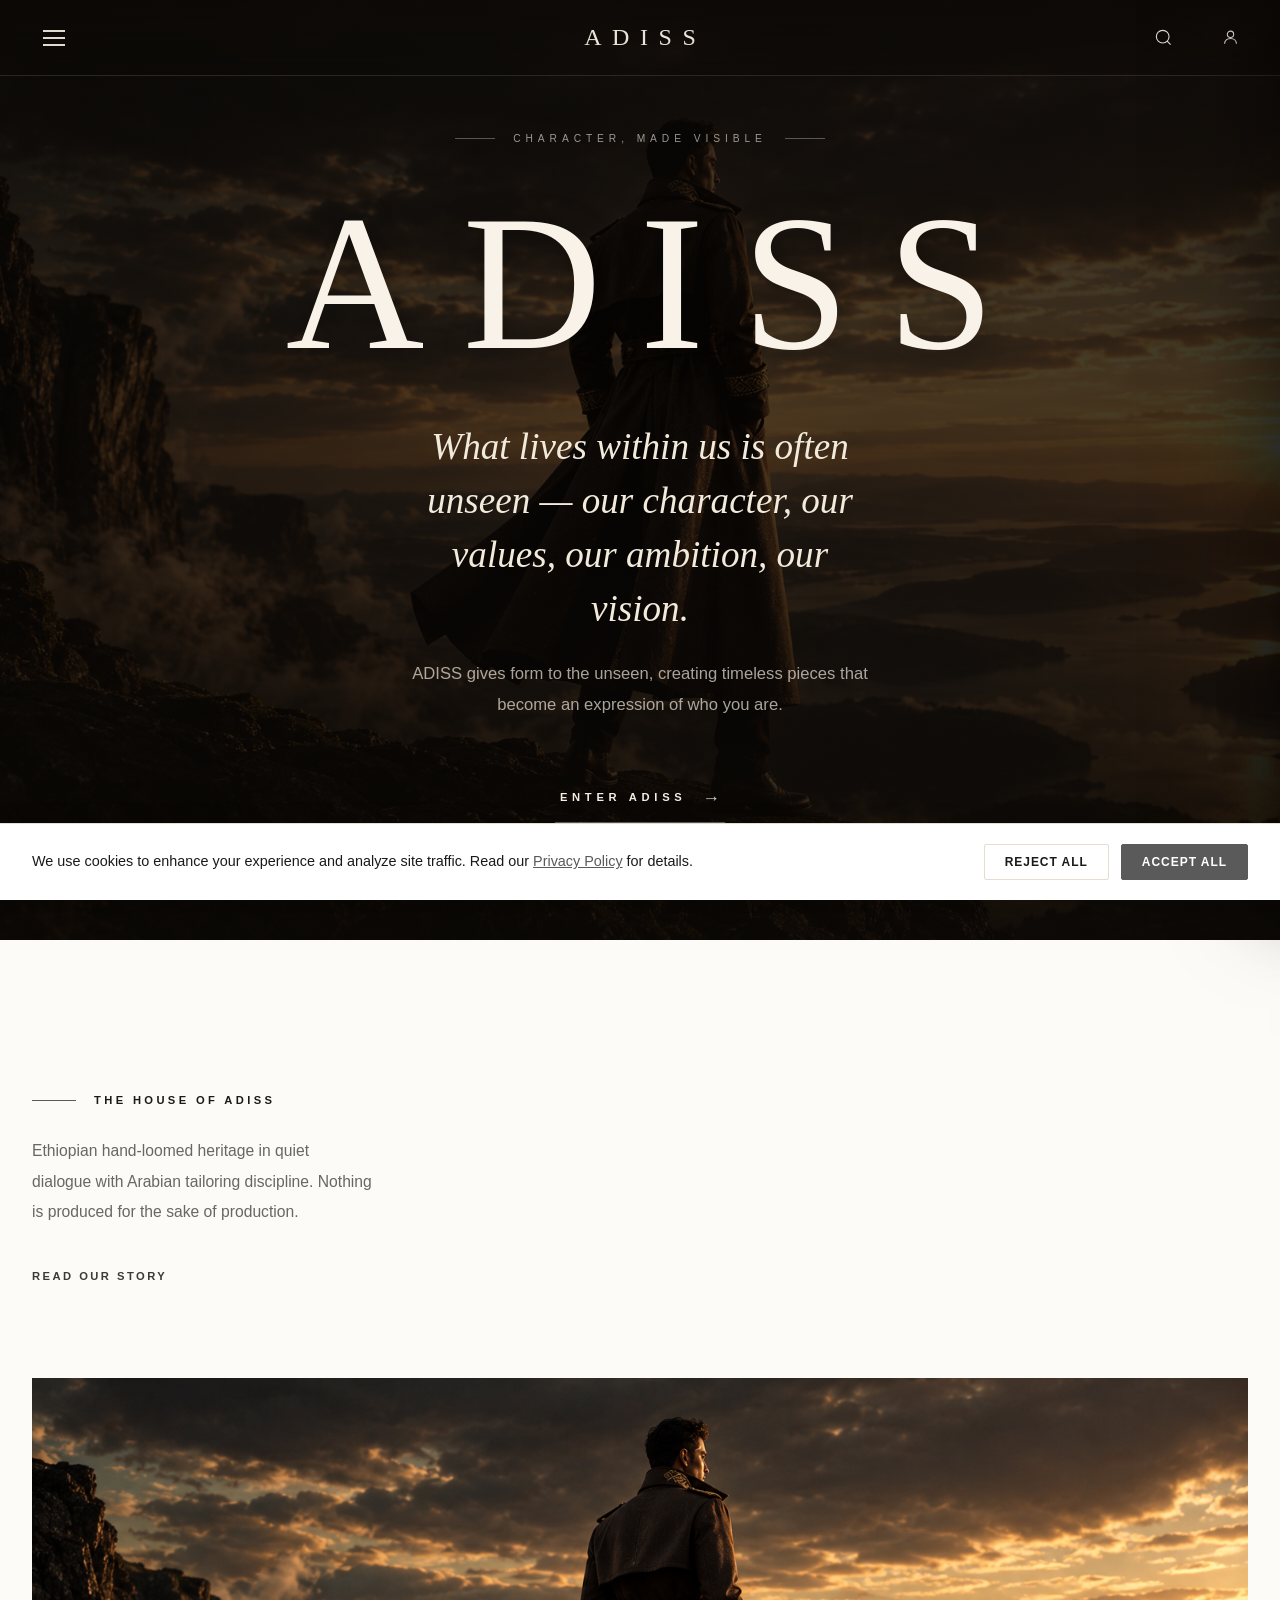
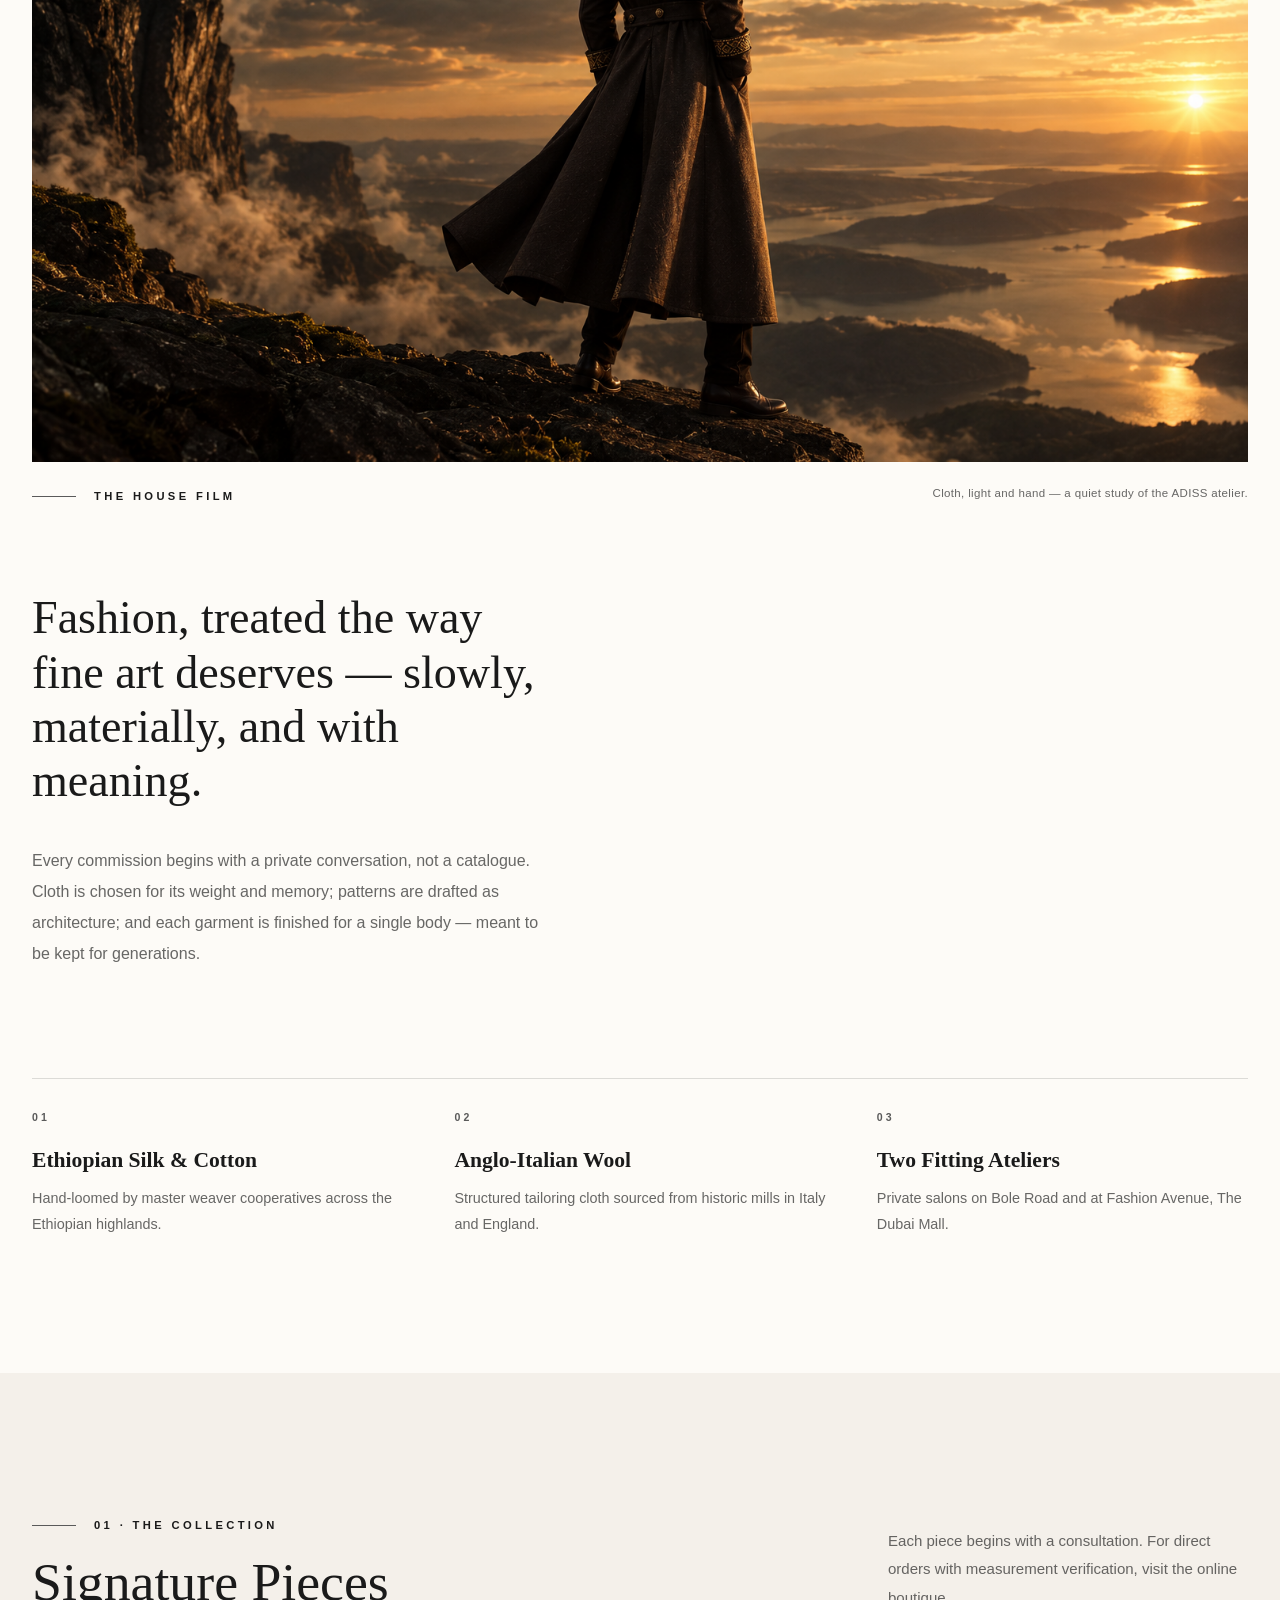
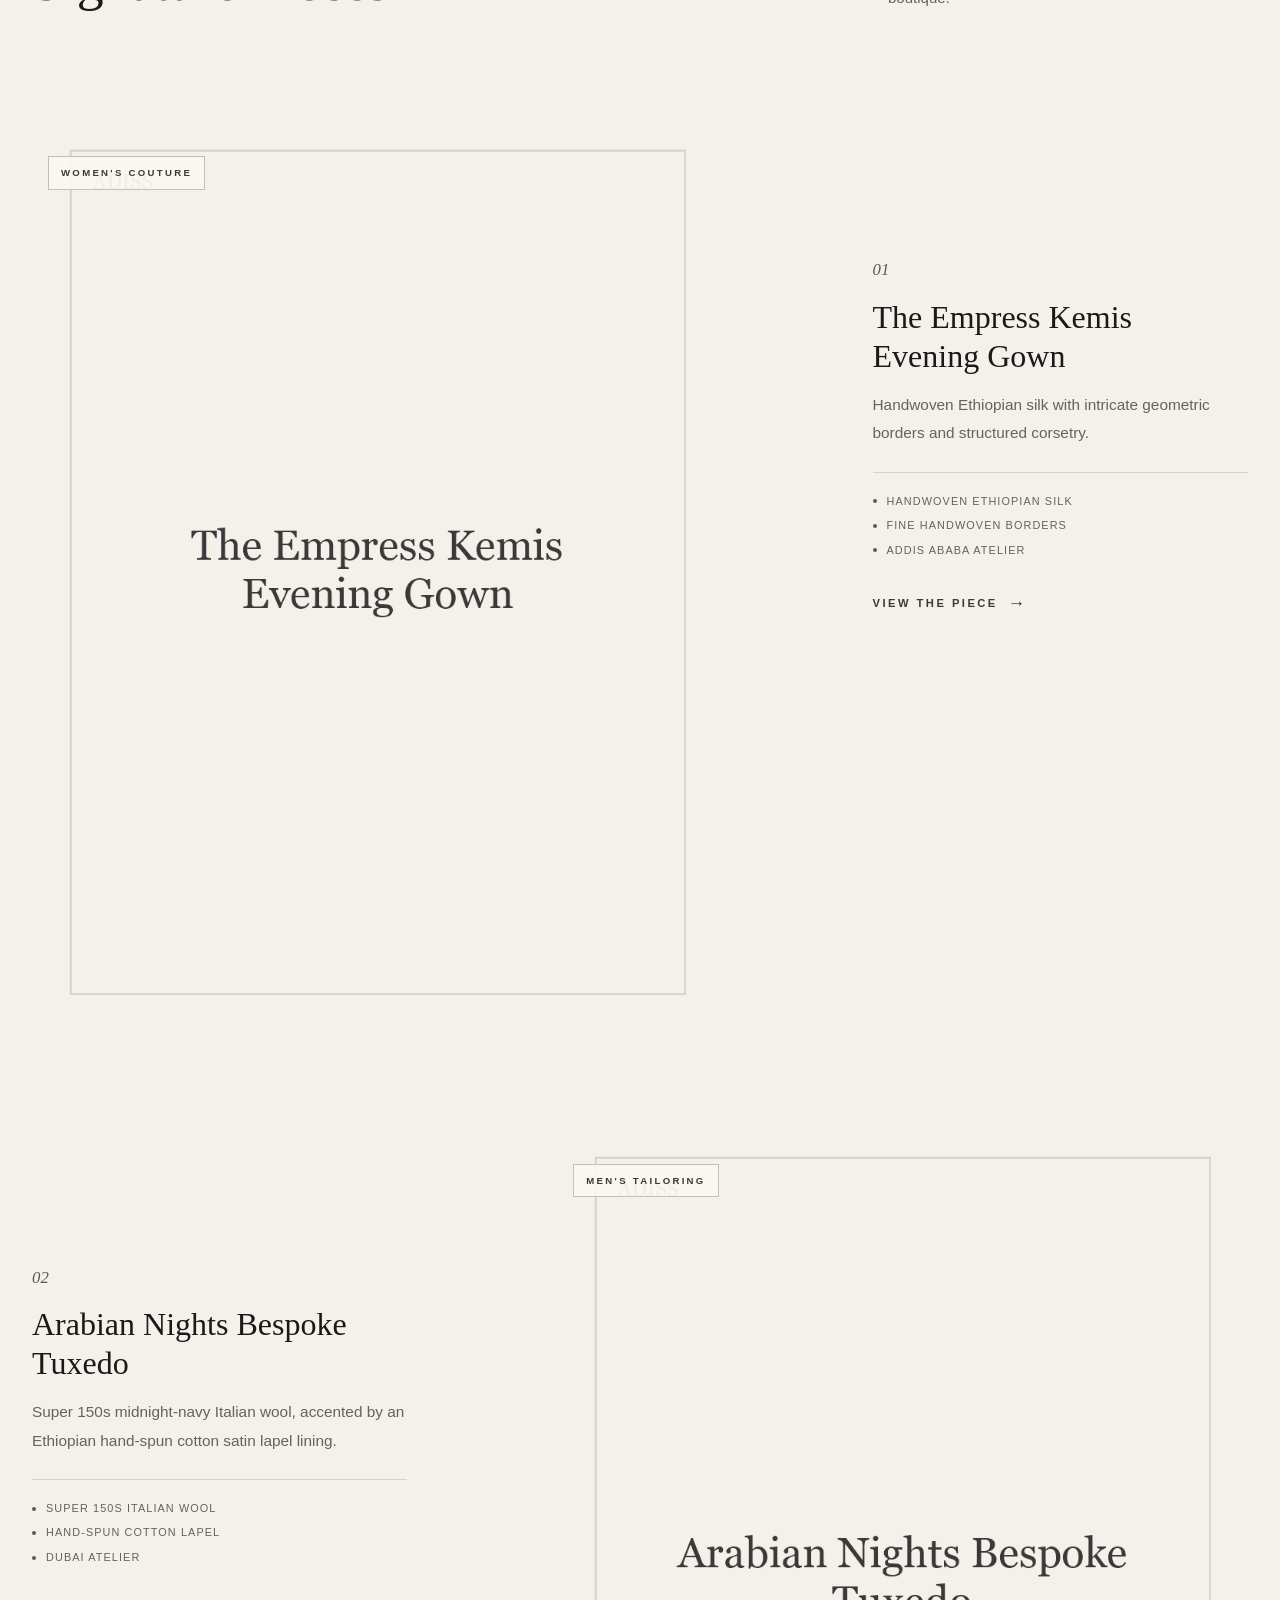
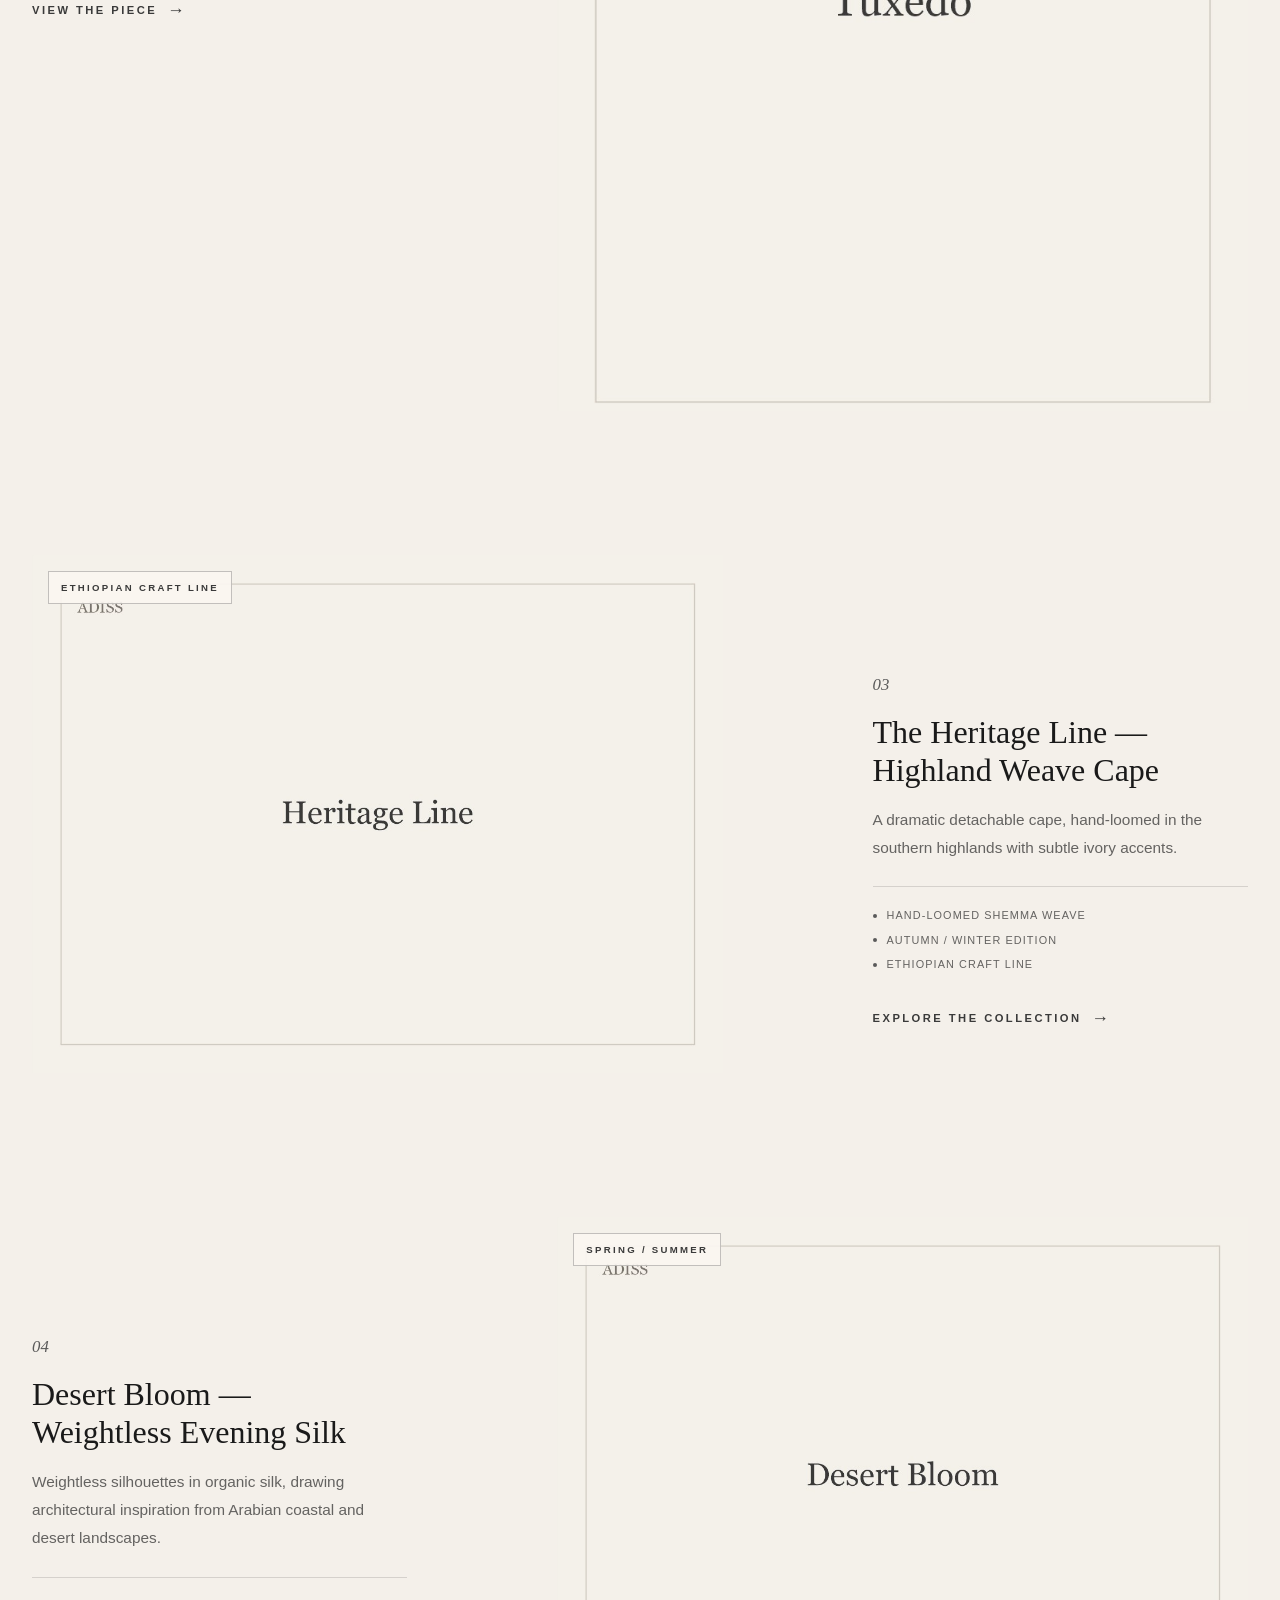
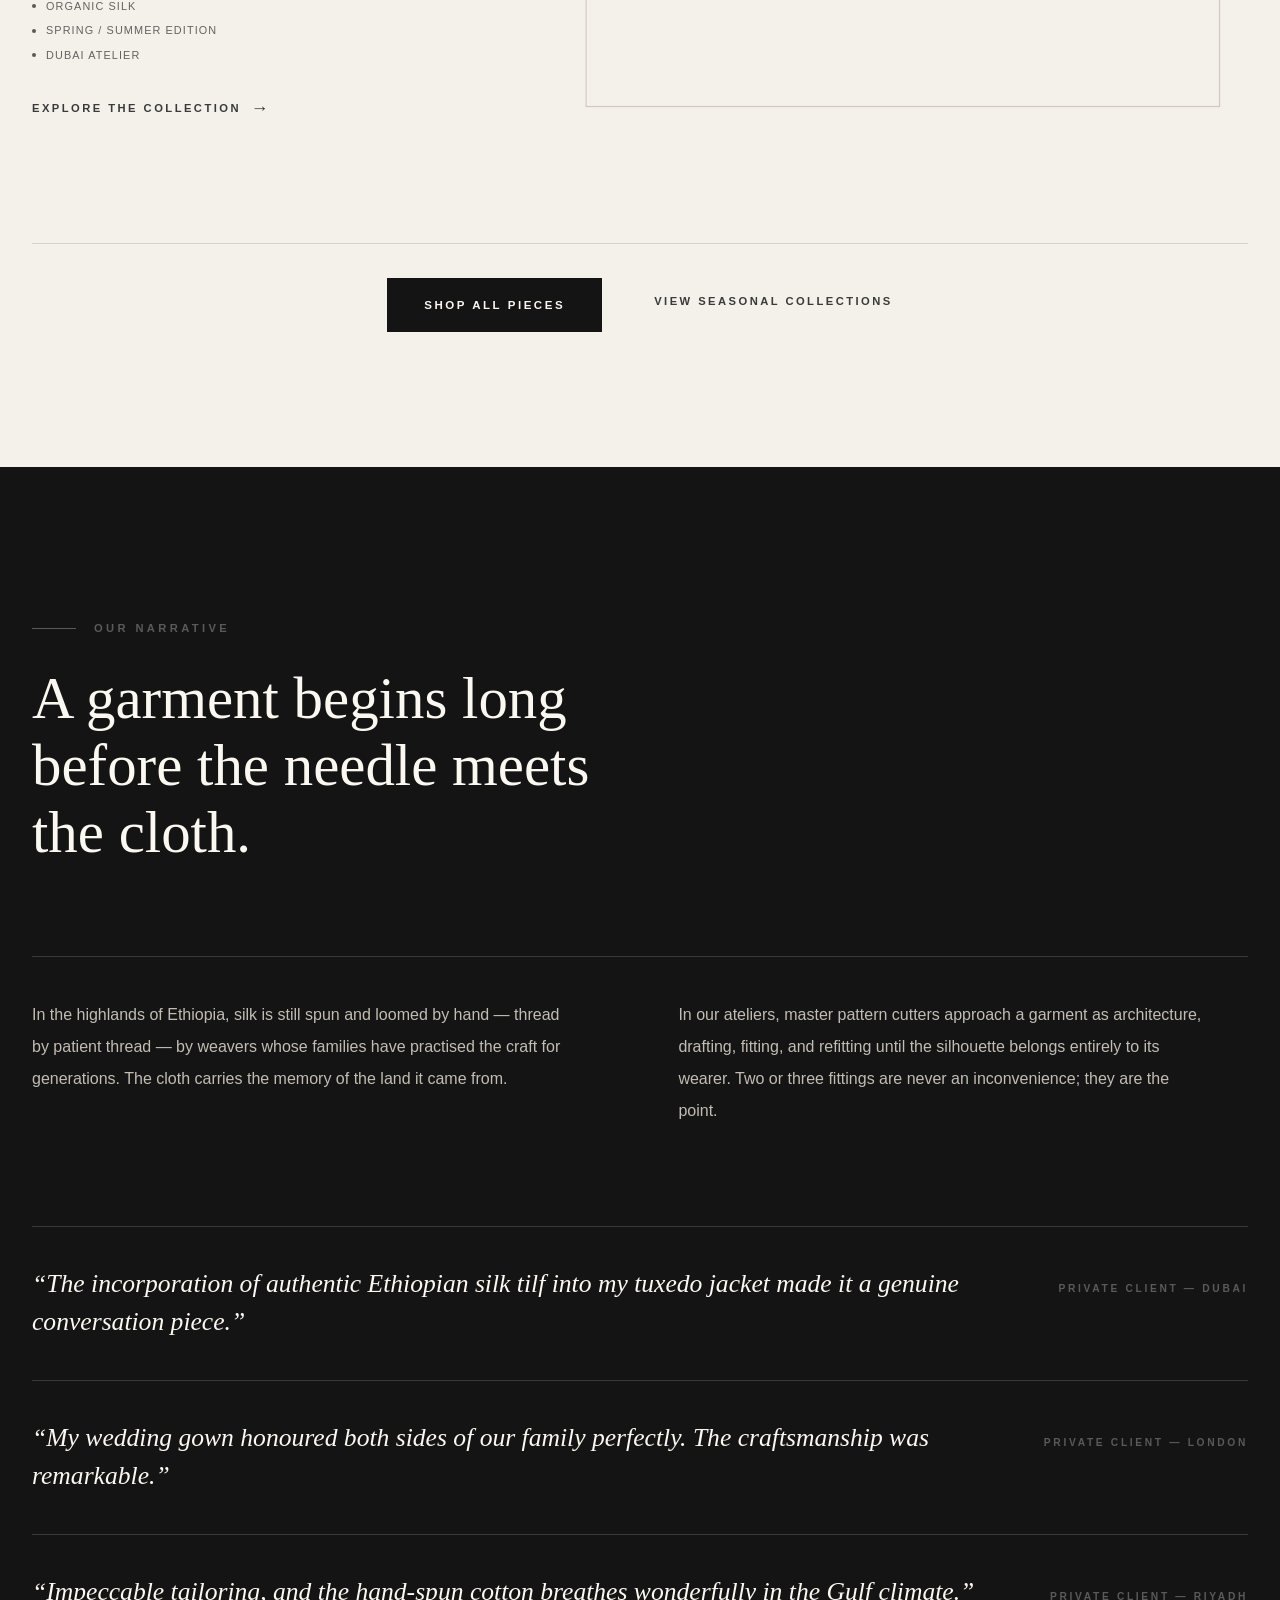
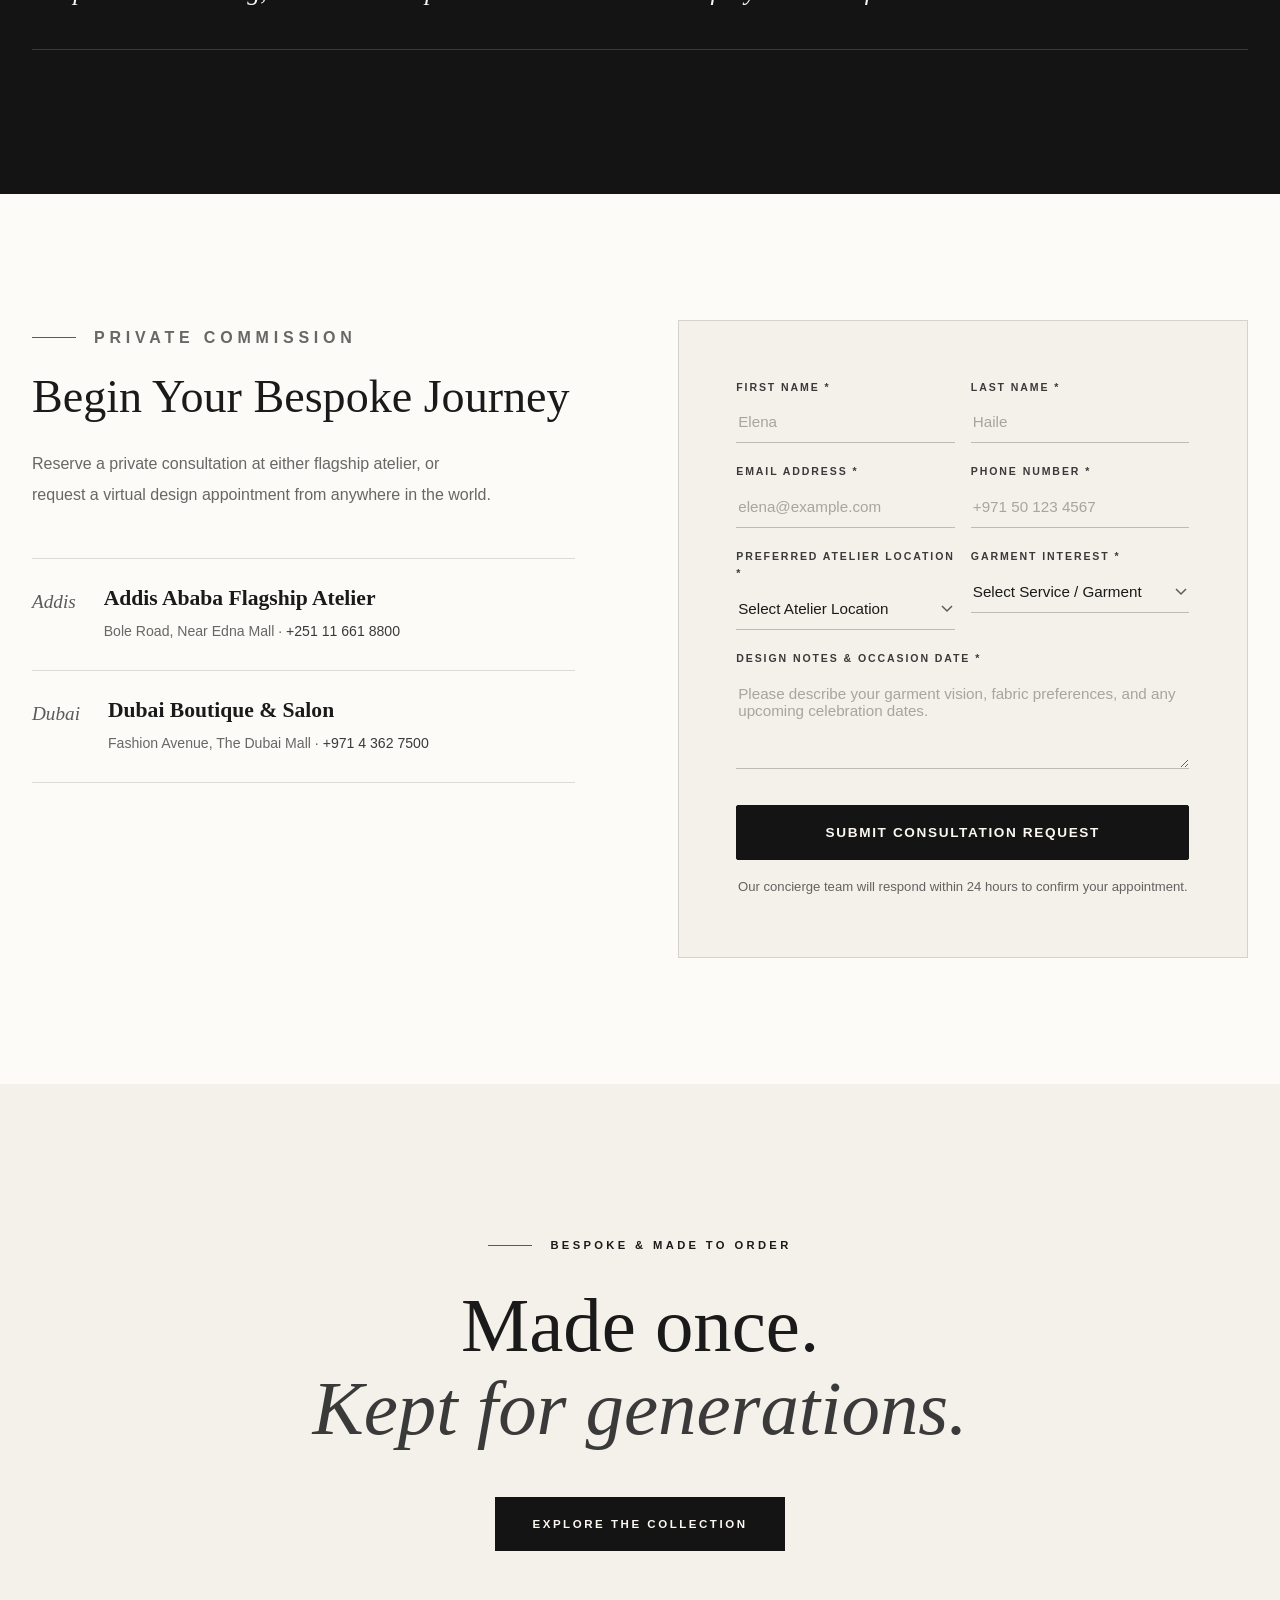
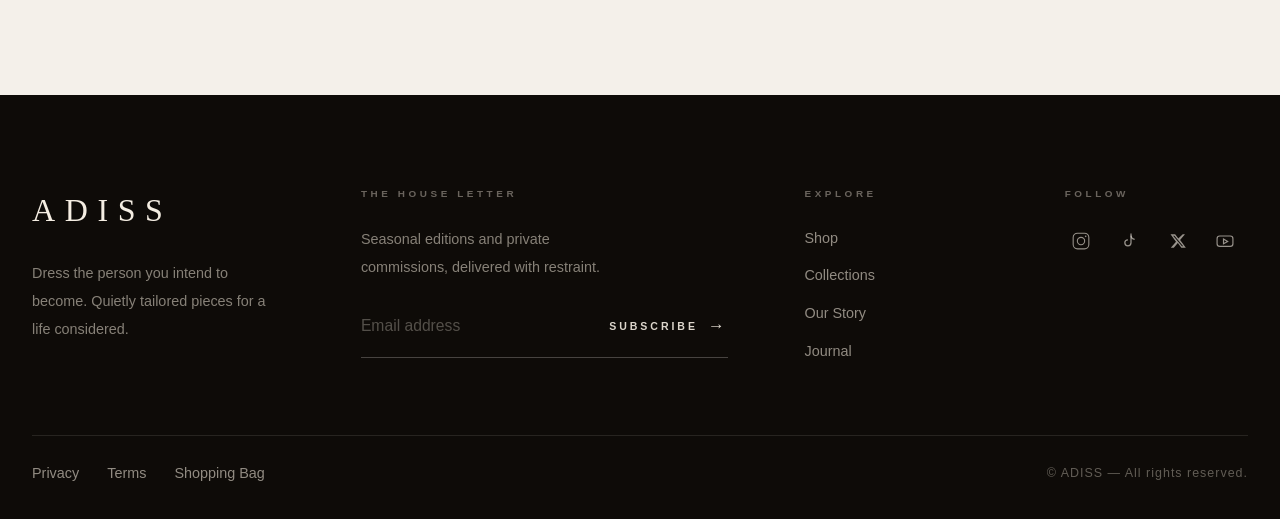
<file: index.html>
<!DOCTYPE html>
<html lang="en">
<head>
    <meta charset="UTF-8">
    <meta name="viewport" content="width=device-width, initial-scale=1.0">

    <title>ADISS | Bespoke Luxury Fashion &amp; Haute Couture &mdash; Character, Made Visible</title>
    <meta name="description" content="ADISS is a bespoke luxury fashion house uniting Ethiopian heritage and Arabian elegance. Timeless couture and apparel shaped to who you are. Book a private fitting in Addis Ababa or Dubai.">

    <link rel="canonical" href="https://www.addisluxury.com/">

    <meta property="og:title" content="ADISS | Bespoke Luxury Fashion &amp; Haute Couture">
    <meta property="og:description" content="ADISS is a bespoke luxury fashion house uniting Ethiopian heritage and Arabian elegance. Timeless pieces that become an expression of who you are.">
    <meta property="og:image" content="https://www.addisluxury.com/images/social-share-og.jpg">
    <meta property="og:url" content="https://www.addisluxury.com/">
    <meta property="og:type" content="website">
    <meta property="og:site_name" content="ADISS">

    <meta name="twitter:card" content="summary_large_image">
    <meta name="twitter:title" content="ADISS | Bespoke Luxury Fashion &amp; Haute Couture">
    <meta name="twitter:description" content="ADISS gives form to the unseen &mdash; timeless bespoke couture and apparel that become an expression of who you are.">
    <meta name="twitter:image" content="https://www.addisluxury.com/images/social-share-og.jpg">

    <link rel="icon" href="images/favicon.ico" type="image/x-icon">

    <meta name="google-site-verification" content="VERIFICATION_CODE_HERE">

    <meta http-equiv="Content-Security-Policy" content="default-src 'self'; script-src 'self' 'sha256-DVZ6rcUr/rn/B4fIYEhi4xJV/qflCwWiRQqjZG/nUM8=' 'sha256-rYYtDQxhwu50oVGAP7qDyhudhizrUwDsq+qwLrmnXD4=' https://www.googletagmanager.com https://www.google-analytics.com; style-src 'self' 'unsafe-inline' https://fonts.googleapis.com; font-src 'self' https://fonts.gstatic.com data:; img-src 'self' data: https: blob:; connect-src 'self' https://www.google-analytics.com https://analytics.google.com; frame-src 'self' https://www.google.com https://maps.google.com; form-action 'self'; base-uri 'self'; upgrade-insecure-requests;">

    <link rel="preconnect" href="https://fonts.googleapis.com">
    <link rel="preconnect" href="https://fonts.gstatic.com" crossorigin>
    <link href="https://fonts.googleapis.com/css2?family=Cormorant+Garamond:ital,wght@0,300;0,400;0,500;0,600;1,300;1,400;1,500&family=Inter:wght@300;400;500;600;700&display=swap" rel="stylesheet">

    <link rel="stylesheet" href="css/styles.css">

    <noscript><style>.ab-preloader{display:none!important}body.ab-preloading{overflow:auto!important}</style></noscript>

    <script>
        window.dataLayer = window.dataLayer || [];
        function gtag(){dataLayer.push(arguments);}
        gtag('consent', 'default', {
            'ad_storage': 'denied',
            'ad_user_data': 'denied',
            'ad_personalization': 'denied',
            'analytics_storage': 'denied',
            'wait_for_update': 500
        });
    </script>
    <script async src="https://www.googletagmanager.com/gtag/js?id=G-XXXXXXXXXX"></script>
    <script>
        gtag('js', new Date());
        gtag('config', 'G-XXXXXXXXXX', {
            'send_page_view': true,
            'cookie_flags': 'SameSite=None;Secure'
        });
    </script>

    <script type="application/ld+json">
    {
      "@context": "https://schema.org",
      "@graph": [
        {
          "@type": "Organization",
          "@id": "https://www.addisluxury.com/#organization",
          "name": "ADISS",
          "url": "https://www.addisluxury.com/",
          "logo": "https://www.addisluxury.com/images/social-share-og.jpg",
          "contactPoint": [
            {
              "@type": "ContactPoint",
              "telephone": "+251-11-661-8800",
              "contactType": "customer service",
              "areaServed": "ET"
            },
            {
              "@type": "ContactPoint",
              "telephone": "+971-4-362-7500",
              "contactType": "customer service",
              "areaServed": "AE"
            }
          ]
        },
        {
          "@type": "ClothingStore",
          "@id": "https://www.addisluxury.com/#boutique-addis",
          "name": "ADISS Boutique - Addis Ababa",
          "telephone": "+251-11-661-8800",
          "priceRange": "$$$$",
          "parentOrganization": { "@id": "https://www.addisluxury.com/#organization" },
          "address": {
            "@type": "PostalAddress",
            "streetAddress": "Bole Road, Near Edna Mall, Bole Sub-City",
            "addressLocality": "Addis Ababa",
            "addressCountry": "ET"
          }
        },
        {
          "@type": "ClothingStore",
          "@id": "https://www.addisluxury.com/#boutique-dubai",
          "name": "ADISS Boutique - Dubai",
          "telephone": "+971-4-362-7500",
          "priceRange": "$$$$",
          "parentOrganization": { "@id": "https://www.addisluxury.com/#organization" },
          "address": {
            "@type": "PostalAddress",
            "streetAddress": "Fashion Avenue, The Dubai Mall, Downtown Dubai",
            "addressLocality": "Dubai",
            "addressCountry": "AE"
          }
        },
        {
          "@type": "FAQPage",
          "mainEntity": [
            {
              "@type": "Question",
              "name": "What is the bespoke process at ADISS?",
              "acceptedAnswer": {
                "@type": "Answer",
                "text": "Our bespoke process begins with a private consultation where we discuss your vision, take detailed measurements, and select fabrics. We then create a unique pattern with two to three fittings."
              }
            },
            {
              "@type": "Question",
              "name": "How long does a custom garment take to complete?",
              "acceptedAnswer": {
                "@type": "Answer",
                "text": "Most bespoke pieces require 4 to 8 weeks from initial consultation to completion. Bridal garments may require 10 to 12 weeks."
              }
            },
            {
              "@type": "Question",
              "name": "Do you ship internationally?",
              "acceptedAnswer": {
                "@type": "Answer",
                "text": "We ship worldwide via insured, tracked courier in handcrafted wooden preservation boxes."
              }
            }
          ]
        }
      ]
    }
    </script>
</head>
<body class="has-mobile-cta page-home ab-preloading">
    <a href="#main-content" class="skip-link">Skip to main content</a>

    <!-- Brand Preloader (onyx + ivory) -->
    <div class="ab-preloader" id="preloader" aria-hidden="true">
        <span class="ab-preloader__word">ADISS</span>
        <span class="ab-preloader__bar"></span>
    </div>

<!-- Ultra-Minimal Navigation Header (ADISS) -->
    <header class="site-header ad-header" id="site-header">
        <div class="header-container ad-header__grid">
            <!-- Far Left: Minimal Menu Icon -->
            <div class="header-zone-left ad-header__left">
                <button type="button" class="nav-toggle-btn ad-nav-toggle" id="nav-toggle-btn" aria-label="Toggle mobile menu" aria-expanded="false">
                    <span class="nav-toggle-bar"></span>
                    <span class="nav-toggle-bar"></span>
                    <span class="nav-toggle-bar"></span>
                </button>
            </div>

            <!-- Center: Brand Logo -->
            <div class="ad-header__center">
                <a href="index.html" class="site-logo ad-logo">ADISS</a>
            </div>

            <!-- Right: Search + Profile -->
            <div class="header-zone-right ad-header__right">
                <button type="button" class="header-icon-btn ad-icon search-trigger-btn" aria-label="Search">
                    <svg viewBox="0 0 24 24"><circle cx="11" cy="11" r="8"/><line x1="21" y1="21" x2="16.65" y2="16.65"/></svg>
                </button>
                <a href="account.html" class="header-icon-btn ad-icon" aria-label="Client account">
                    <svg viewBox="0 0 24 24"><circle cx="12" cy="8" r="4"/><path d="M4.5 20c0-4.2 3.3-6.7 7.5-6.7s7.5 2.5 7.5 6.7"/></svg>
                </a>
            </div>
        </div>
    </header>

    <!-- Menu Drawer (zero-scroll, fits one viewport) -->
    <div class="mobile-nav-drawer" id="mobile-nav-drawer" aria-label="Mobile navigation">
        <div class="mobile-nav-header">
            <a href="index.html" class="site-logo">ADISS</a>
            <button type="button" class="mobile-nav-close" id="mobile-nav-close" aria-label="Close menu">
                <svg viewBox="0 0 24 24" aria-hidden="true"><line x1="18" y1="6" x2="6" y2="18"/><line x1="6" y1="6" x2="18" y2="18"/></svg>
            </button>
        </div>
        <nav class="mobile-nav-list" aria-label="Menu">
            <a href="index.html" class="mobile-nav-link active">Home</a>
            <a href="shop.html" class="mobile-nav-link">Shop</a>
            <a href="products.html" class="mobile-nav-link">Collections</a>
            <a href="about.html" class="mobile-nav-link">Our Story</a>
            <a href="blog.html" class="mobile-nav-link">Journal</a>
            <a href="account.html" class="mobile-nav-link">Client Account</a>
        </nav>
        <div class="mobile-nav-bottom">
            <a href="account.html" class="mobile-nav-footlink">Client Area</a>
            <a href="#contact" class="mobile-nav-footlink mobile-nav-footlink--accent">Book a Private Consultation <span aria-hidden="true">&rarr;</span></a>
        </div>
    </div>

    <!-- Focused Search Overlay (pill pop-out) -->
    <div class="search-modal-overlay" id="search-modal-overlay" role="dialog" aria-modal="true" aria-label="Search ADISS">
        <div class="search-pop">
            <div class="search-pop__pill">
                <svg class="search-pop__icon" viewBox="0 0 24 24" fill="none" stroke="currentColor" stroke-width="1.4" aria-hidden="true"><circle cx="11" cy="11" r="8"/><line x1="21" y1="21" x2="16.65" y2="16.65"/></svg>
                <input type="text" class="search-pop__input" id="search-input" placeholder="Search pieces, collections, stories" autocomplete="off" aria-label="Search ADISS">
                <button type="button" class="search-pop__close" id="search-modal-close" aria-label="Close search">
                    <svg viewBox="0 0 24 24" fill="none" stroke="currentColor" stroke-width="1.4" aria-hidden="true"><line x1="18" y1="6" x2="6" y2="18"/><line x1="6" y1="6" x2="18" y2="18"/></svg>
                </button>
            </div>
            <div class="search-results-list search-pop__results" id="search-results-list"></div>
        </div>
    </div>

    <!-- Slide-Over Mini-Cart Drawer -->
    <div class="cart-drawer-overlay" id="cart-drawer-overlay"></div>
    <div class="cart-drawer" id="cart-drawer" role="dialog" aria-label="Shopping Bag">
        <div class="cart-drawer-header">
            <span class="cart-drawer-title">Your Shopping Bag</span>
            <button type="button" class="cart-drawer-close" id="cart-drawer-close" aria-label="Close shopping bag">
                <svg width="20" height="20" viewBox="0 0 24 24" fill="none" stroke="currentColor" stroke-width="2"><line x1="18" y1="6" x2="6" y2="18"/><line x1="6" y1="6" x2="18" y2="18"/></svg>
            </button>
        </div>
        <div class="shipping-progress-section">
            <div class="shipping-progress-text" id="cart-shipping-msg">Complimentary Luxury Worldwide Shipping Unlocked</div>
            <div class="shipping-progress-bar-bg">
                <div class="shipping-progress-bar-fill" id="cart-shipping-fill" style="width: 100%;"></div>
            </div>
        </div>
        <div class="cart-drawer-body" id="cart-drawer-items"></div>
        <div class="cart-drawer-footer">
            <div class="cart-summary-row">
                <span>Estimated Subtotal</span>
                <strong id="cart-drawer-subtotal" data-price-usd="6250">$6,250</strong>
            </div>
            <div class="cart-summary-row" style="color: var(--color-gray); font-size: 0.8rem;">
                <span>Duties &amp; Worldwide Courier Delivery</span>
                <span>Included at Checkout</span>
            </div>
            <a href="cart.html" class="btn btn--primary btn--full cart-drawer-checkout-btn">Proceed to Checkout</a>
            <a href="shop.html" class="cart-drawer-view-bag-link">Continue Browsing</a>
        </div>
    </div>

<!-- =============================================================
     ADISS HOMEPAGE — Editorial / Museum Gallery
     Sections: Cinematic Hero · Manifesto · Collection · Narrative ·
               Private Commission · Closing
     ============================================================= -->
    <main id="main-content" class="homepage">

        <!-- 01 · Cinematic Hero (ADISS) -->
        <section class="hm-hero hm-hero--adiss" aria-label="ADISS introduction">
            <div class="hm-hero__media" aria-hidden="true">
                <video
                    src="vids/hero.mp4"
                    poster="images/hero-trench-coat.jpg"
                    class="hm-hero__video"
                    muted
                    playsinline
                    preload="metadata"
                    aria-hidden="true"
                ></video>
                <span class="hm-hero__scrim"></span>
            </div>
            <div class="container hm-hero__body hm-hero__body--adiss">
                <p class="hm-hero__motto">Character, Made Visible</p>
                <h1 class="hm-hero__wordmark">ADISS</h1>
                <p class="hm-hero__quote">What lives within us is often unseen &mdash; our character, our values, our ambition, our vision.</p>
                <p class="hm-hero__support">ADISS gives form to the unseen, creating timeless pieces that become an expression of who you are.</p>
                <a href="#collection" class="hm-hero__enter">Enter ADISS <span aria-hidden="true">&rarr;</span></a>
            </div>
        </section>

        <!-- 02 · House Manifesto -->
        <section class="hm-manifesto" aria-labelledby="hm-manifesto-title">
            <div class="container">
                <div class="hm-manifesto__grid">
                    <div class="hm-manifesto__side">
                        <p class="hm-kicker hm-kicker--ink"><span class="hm-kicker__rule" aria-hidden="true"></span>The House of ADISS</p>
                        <p class="hm-manifesto__note">Ethiopian hand-loomed heritage in quiet dialogue with Arabian tailoring discipline. Nothing is produced for the sake of production.</p>
                        <a href="about.html" class="hm-link hm-link--ink">Read Our Story</a>
                    </div>

                    <!-- House film — cinematic brand film set between the statement and the thesis -->
                    <figure class="hm-film">
                        <div class="hm-film__media">
                            <video
                                class="hm-film__video"
                                src="vids/hero.mp4"
                                poster="images/hero-trench-coat.jpg"
                                muted
                                loop
                                playsinline
                                preload="metadata"
                                aria-hidden="true"
                                tabindex="-1"
                            ></video>
                        </div>
                        <figcaption class="hm-film__caption">
                            <span class="hm-kicker hm-kicker--ink"><span class="hm-kicker__rule" aria-hidden="true"></span>The House Film</span>
                            <span class="hm-film__note">Cloth, light and hand &mdash; a quiet study of the ADISS atelier.</span>
                        </figcaption>
                    </figure>

                    <div class="hm-manifesto__main">
                        <h2 id="hm-manifesto-title" class="hm-display">Fashion, treated the way fine art deserves — slowly, materially, and with meaning.</h2>
                        <p class="hm-manifesto__text">Every commission begins with a private conversation, not a catalogue. Cloth is chosen for its weight and memory; patterns are drafted as architecture; and each garment is finished for a single body — meant to be kept for generations.</p>
                    </div>
                </div>

                <dl class="hm-facts">
                    <div class="hm-fact">
                        <dt><span class="hm-fact__no">01</span>Ethiopian Silk &amp; Cotton</dt>
                        <dd>Hand-loomed by master weaver cooperatives across the Ethiopian highlands.</dd>
                    </div>
                    <div class="hm-fact">
                        <dt><span class="hm-fact__no">02</span>Anglo-Italian Wool</dt>
                        <dd>Structured tailoring cloth sourced from historic mills in Italy and England.</dd>
                    </div>
                    <div class="hm-fact">
                        <dt><span class="hm-fact__no">03</span>Two Fitting Ateliers</dt>
                        <dd>Private salons on Bole Road and at Fashion Avenue, The Dubai Mall.</dd>
                    </div>
                </dl>
            </div>
        </section>

        <!-- 03 · The Collection (Staggered Editorial Gallery) -->
        <section class="hm-collection" id="collection" aria-labelledby="hm-collection-title">
            <div class="container">
                <div class="hm-collection__head">
                    <div>
                        <p class="hm-kicker hm-kicker--ink"><span class="hm-kicker__rule" aria-hidden="true"></span>01 &middot; The Collection</p>
                        <h2 id="hm-collection-title" class="hm-collection__title">Signature Pieces</h2>
                    </div>
                    <p class="hm-collection__note">Each piece begins with a consultation. For direct orders with measurement verification, visit the online boutique.</p>
                </div>

                <div class="hm-plates">
                    <article class="hm-plate">
                        <figure class="hm-plate__figure fade-in">
                            <span class="hm-plate__tag">Women's Couture</span>
                            <a href="product-detail.html" class="hm-plate__media" aria-label="View The Empress Kemis Evening Gown">
                                <img src="images/product-garment-01.jpg" alt="The Empress Kemis Evening Gown in handwoven Ethiopian silk" loading="lazy" class="hm-plate__img">
                            </a>
                        </figure>
                        <div class="hm-plate__text fade-in">
                            <span class="hm-plate__no">01</span>
                            <h3 class="hm-plate__title"><a href="product-detail.html">The Empress Kemis Evening Gown</a></h3>
                            <p class="hm-plate__desc">Handwoven Ethiopian silk with intricate geometric borders and structured corsetry.</p>
                            <ul class="hm-plate__meta">
                                <li>Handwoven Ethiopian silk</li>
                                <li>Fine handwoven borders</li>
                                <li>Addis Ababa atelier</li>
                            </ul>
                            <a href="product-detail.html" class="hm-link hm-link--ink hm-link--arrow">View the piece</a>
                        </div>
                    </article>

                    <article class="hm-plate hm-plate--reverse">
                        <div class="hm-plate__text fade-in">
                            <span class="hm-plate__no">02</span>
                            <h3 class="hm-plate__title"><a href="product-detail.html">Arabian Nights Bespoke Tuxedo</a></h3>
                            <p class="hm-plate__desc">Super 150s midnight-navy Italian wool, accented by an Ethiopian hand-spun cotton satin lapel lining.</p>
                            <ul class="hm-plate__meta">
                                <li>Super 150s Italian wool</li>
                                <li>Hand-spun cotton lapel</li>
                                <li>Dubai atelier</li>
                            </ul>
                            <a href="product-detail.html" class="hm-link hm-link--ink hm-link--arrow">View the piece</a>
                        </div>
                        <figure class="hm-plate__figure fade-in">
                            <span class="hm-plate__tag">Men's Tailoring</span>
                            <a href="product-detail.html" class="hm-plate__media" aria-label="View Arabian Nights Bespoke Tuxedo">
                                <img src="images/product-garment-02.jpg" alt="Arabian Nights Bespoke Tuxedo in midnight navy wool" loading="lazy" class="hm-plate__img">
                            </a>
                        </figure>
                    </article>

                    <article class="hm-plate">
                        <figure class="hm-plate__figure fade-in">
                            <span class="hm-plate__tag">Ethiopian Craft Line</span>
                            <a href="products.html" class="hm-plate__media hm-plate__media--wide" aria-label="View the Heritage Line collection">
                                <img src="images/lookbook-collection-01.jpg" alt="Highland Weave Silk Cape from the Heritage Line" loading="lazy" class="hm-plate__img">
                            </a>
                        </figure>
                        <div class="hm-plate__text fade-in">
                            <span class="hm-plate__no">03</span>
                            <h3 class="hm-plate__title"><a href="products.html">The Heritage Line — Highland Weave Cape</a></h3>
                            <p class="hm-plate__desc">A dramatic detachable cape, hand-loomed in the southern highlands with subtle ivory accents.</p>
                            <ul class="hm-plate__meta">
                                <li>Hand-loomed shemma weave</li>
                                <li>Autumn / Winter edition</li>
                                <li>Ethiopian craft line</li>
                            </ul>
                            <a href="products.html" class="hm-link hm-link--ink hm-link--arrow">Explore the collection</a>
                        </div>
                    </article>

                    <article class="hm-plate hm-plate--reverse">
                        <div class="hm-plate__text fade-in">
                            <span class="hm-plate__no">04</span>
                            <h3 class="hm-plate__title"><a href="products.html">Desert Bloom — Weightless Evening Silk</a></h3>
                            <p class="hm-plate__desc">Weightless silhouettes in organic silk, drawing architectural inspiration from Arabian coastal and desert landscapes.</p>
                            <ul class="hm-plate__meta">
                                <li>Organic silk</li>
                                <li>Spring / Summer edition</li>
                                <li>Dubai atelier</li>
                            </ul>
                            <a href="products.html" class="hm-link hm-link--ink hm-link--arrow">Explore the collection</a>
                        </div>
                        <figure class="hm-plate__figure fade-in">
                            <span class="hm-plate__tag">Spring / Summer</span>
                            <a href="products.html" class="hm-plate__media hm-plate__media--wide" aria-label="View the Desert Bloom collection">
                                <img src="images/lookbook-collection-02.jpg" alt="Desert Bloom collection in weightless organic silk" loading="lazy" class="hm-plate__img">
                            </a>
                        </figure>
                    </article>
                </div>

                <div class="hm-collection__more">
                    <a href="shop.html" class="hm-cta hm-cta--ink">Shop All Pieces</a>
                    <a href="products.html" class="hm-link hm-link--ink">View Seasonal Collections</a>
                </div>
            </div>
        </section>

        <!-- 04 · Brand Narrative -->
        <section class="hm-story" aria-labelledby="hm-story-title">
            <div class="container">
                <p class="hm-kicker"><span class="hm-kicker__rule" aria-hidden="true"></span>Our Narrative</p>
                <h2 id="hm-story-title" class="hm-story__lead">A garment begins long before the needle meets the cloth.</h2>
                <div class="hm-story__grid">
                    <p>In the highlands of Ethiopia, silk is still spun and loomed by hand — thread by patient thread — by weavers whose families have practised the craft for generations. The cloth carries the memory of the land it came from.</p>
                    <p>In our ateliers, master pattern cutters approach a garment as architecture, drafting, fitting, and refitting until the silhouette belongs entirely to its wearer. Two or three fittings are never an inconvenience; they are the point.</p>
                </div>
                <ul class="hm-quotes">
                    <li class="hm-quote">
                        <p>&ldquo;The incorporation of authentic Ethiopian silk tilf into my tuxedo jacket made it a genuine conversation piece.&rdquo;</p>
                        <cite>Private Client &mdash; Dubai</cite>
                    </li>
                    <li class="hm-quote">
                        <p>&ldquo;My wedding gown honoured both sides of our family perfectly. The craftsmanship was remarkable.&rdquo;</p>
                        <cite>Private Client &mdash; London</cite>
                    </li>
                    <li class="hm-quote">
                        <p>&ldquo;Impeccable tailoring, and the hand-spun cotton breathes wonderfully in the Gulf climate.&rdquo;</p>
                        <cite>Private Client &mdash; Riyadh</cite>
                    </li>
                </ul>
            </div>
        </section>

        <!-- 05 · Private Commission -->
        <section class="hm-contact" id="contact" aria-labelledby="hm-contact-title">
            <div class="container hm-contact__grid">
                <div class="hm-contact__intro">
                    <p class="hm-kicker hm-kicker--ink"><span class="hm-kicker__rule" aria-hidden="true"></span>Private Commission</p>
                    <h2 id="hm-contact-title">Begin Your Bespoke Journey</h2>
                    <p>Reserve a private consultation at either flagship atelier, or request a virtual design appointment from anywhere in the world.</p>

                    <ul class="hm-ateliers">
                        <li class="hm-atelier">
                            <span class="hm-atelier__mark" aria-hidden="true">Addis</span>
                            <div>
                                <h3>Addis Ababa Flagship Atelier</h3>
                                <p>Bole Road, Near Edna Mall &middot; <a href="tel:+251116618800">+251 11 661 8800</a></p>
                            </div>
                        </li>
                        <li class="hm-atelier">
                            <span class="hm-atelier__mark" aria-hidden="true">Dubai</span>
                            <div>
                                <h3>Dubai Boutique &amp; Salon</h3>
                                <p>Fashion Avenue, The Dubai Mall &middot; <a href="tel:+97143627500">+971 4 362 7500</a></p>
                            </div>
                        </li>
                    </ul>
                </div>

                <div class="hm-contact__panel">
                    <form class="form fade-in" id="inquiry-form">
                        <div class="form__row">
                            <div class="form__group">
                                <label class="form__label">First Name *</label>
                                <input type="text" class="form__input" required placeholder="Elena">
                            </div>
                            <div class="form__group">
                                <label class="form__label">Last Name *</label>
                                <input type="text" class="form__input" required placeholder="Haile">
                            </div>
                        </div>

                        <div class="form__row">
                            <div class="form__group">
                                <label class="form__label">Email Address *</label>
                                <input type="email" class="form__input" required placeholder="elena@example.com">
                            </div>
                            <div class="form__group">
                                <label class="form__label">Phone Number *</label>
                                <input type="tel" class="form__input" required placeholder="+971 50 123 4567">
                            </div>
                        </div>

                        <div class="form__row">
                            <div class="form__group">
                                <label class="form__label">Preferred Atelier Location *</label>
                                <select class="form__select" required>
                                    <option value="">Select Atelier Location</option>
                                    <option value="Dubai">Dubai, UAE (The Dubai Mall Fashion Avenue)</option>
                                    <option value="Addis">Addis Ababa, Ethiopia (Bole Road Flagship)</option>
                                    <option value="Virtual">International Virtual Fitting Concierge</option>
                                </select>
                            </div>
                            <div class="form__group">
                                <label class="form__label">Garment Interest *</label>
                                <select class="form__select" required>
                                    <option value="">Select Service / Garment</option>
                                    <option value="Gown">Evening Couture &amp; Kemis Gowns</option>
                                    <option value="Tuxedo">Bespoke Suits &amp; Tuxedos</option>
                                    <option value="Bridal">Bridal &amp; Nuptial Ensemble</option>
                                    <option value="Heritage">The Heritage Line Ready-to-Wear</option>
                                </select>
                            </div>
                        </div>

                        <div class="form__group">
                            <label class="form__label">Design Notes &amp; Occasion Date *</label>
                            <textarea class="form__textarea" required placeholder="Please describe your garment vision, fabric preferences, and any upcoming celebration dates."></textarea>
                        </div>

                        <button type="submit" class="btn btn--full btn--large form__submit hm-form-submit">Submit Consultation Request</button>
                        <p class="form__note">Our concierge team will respond within 24 hours to confirm your appointment.</p>
                    </form>
                </div>
            </div>
        </section>

        <!-- 06 · Closing Note -->
        <section class="hm-closing" aria-label="Closing note">
            <div class="container">
                <p class="hm-kicker hm-kicker--ink"><span class="hm-kicker__rule" aria-hidden="true"></span>Bespoke &amp; Made to Order</p>
                <h2 class="hm-closing__title">Made once.<br><em>Kept for generations.</em></h2>
                <a href="shop.html" class="hm-cta hm-cta--ink">Explore the Collection</a>
            </div>
        </section>
    </main>

    <!-- Mobile Sticky CTA -->
    <div class="mobile-cta" id="mobile-cta">
        <a href="#contact" class="btn btn--primary mobile-cta__btn">Book Your Private Consultation</a>
    </div>

    <!-- Footer (ADISS) -->
    <footer class="site-footer ad-footer">
        <div class="container">
            <div class="ad-footer__grid">

                <div class="ad-footer__brand">
                    <a href="index.html" class="ad-footer__logo">ADISS</a>
                    <p class="ad-footer__tagline">Dress the person you intend to become. Quietly tailored pieces for a life considered.</p>
                </div>

                <div class="ad-footer__news">
                    <p class="ad-footer__label">The House Letter</p>
                    <p class="ad-footer__news-note">Seasonal editions and private commissions, delivered with restraint.</p>
                    <form class="ad-newsletter" id="footer-newsletter">
                        <input type="email" class="ad-newsletter__input" name="email" placeholder="Email address" aria-label="Email address">
                        <button type="submit" class="ad-newsletter__submit">
                            Subscribe <span aria-hidden="true">&rarr;</span>
                        </button>
                    </form>
                    <p class="ad-newsletter__status" id="footer-newsletter-status" role="status"></p>
                </div>

                <div class="ad-footer__menu">
                    <p class="ad-footer__label">Explore</p>
                    <ul class="ad-footer__list">
                        <li><a href="shop.html">Shop</a></li>
                        <li><a href="products.html">Collections</a></li>
                        <li><a href="about.html">Our Story</a></li>
                        <li><a href="blog.html">Journal</a></li>
                    </ul>
                </div>

                <div class="ad-footer__social">
                    <p class="ad-footer__label">Follow</p>
                    <ul class="ad-social">
                        <li><a href="https://www.instagram.com/" target="_blank" rel="noopener" aria-label="Instagram">
                            <svg viewBox="0 0 24 24" fill="none" stroke="currentColor" stroke-width="1.3" aria-hidden="true"><rect x="2.6" y="2.6" width="18.8" height="18.8" rx="5.2"/><circle cx="12" cy="12" r="4.4"/><circle cx="17.6" cy="6.4" r="1" fill="currentColor" stroke="none"/></svg>
                        </a></li>
                        <li><a href="https://www.tiktok.com/" target="_blank" rel="noopener" aria-label="TikTok">
                            <svg viewBox="0 0 24 24" fill="none" stroke="currentColor" stroke-width="1.5" aria-hidden="true"><path d="M14.4 3v11.2a3.7 3.7 0 1 1-3.7-3.7"/><path d="M14.4 5.6a4.9 4.9 0 0 0 4.4 4.4"/></svg>
                        </a></li>
                        <li><a href="https://x.com/" target="_blank" rel="noopener" aria-label="X (formerly Twitter)">
                            <svg viewBox="0 0 24 24" fill="currentColor" aria-hidden="true"><path d="M18.9 4h2.68l-5.86 6.69 6.9 9.31h-5.4l-4.23-5.6-4.84 5.6H4.53l6.27-7.17L4.2 4h5.54l3.83 5.12L18.9 4zm-.94 14.32h1.49L8.9 5.57H7.3l10.66 12.75z"/></svg>
                        </a></li>
                        <li><a href="https://www.youtube.com/" target="_blank" rel="noopener" aria-label="YouTube">
                            <svg viewBox="0 0 24 24" fill="none" stroke="currentColor" stroke-width="1.4" aria-hidden="true"><rect x="2.5" y="6" width="19" height="12.5" rx="3.2"/><path d="M10.2 9.6l5 2.9-5 2.9z"/></svg>
                        </a></li>
                    </ul>
                </div>
            </div>

            <div class="ad-footer__bottom">
                <div class="ad-footer__legal">
                    <a href="privacy-policy.html">Privacy</a>
                    <a href="terms.html">Terms</a>
                    <a href="cart.html">Shopping Bag</a>
                </div>
                <p class="ad-footer__copyright">&copy; ADISS &mdash; All rights reserved.</p>
            </div>
        </div>
    </footer>

    <!-- Cookie Consent Banner -->
    <div class="cookie-banner" id="cookie-banner" role="dialog" aria-label="Cookie consent">
        <div class="cookie__content container">
            <p class="cookie__text">We use cookies to enhance your experience and analyze site traffic. Read our <a href="privacy-policy.html">Privacy Policy</a> for details.</p>
            <div class="cookie__actions">
                <button type="button" class="cookie__btn cookie__btn--reject" id="cookie-reject">Reject All</button>
                <button type="button" class="cookie__btn cookie__btn--accept" id="cookie-accept">Accept All</button>
            </div>
        </div>
    </div>

    <script src="js/main.js"></script>
</body>
</html>
</file>
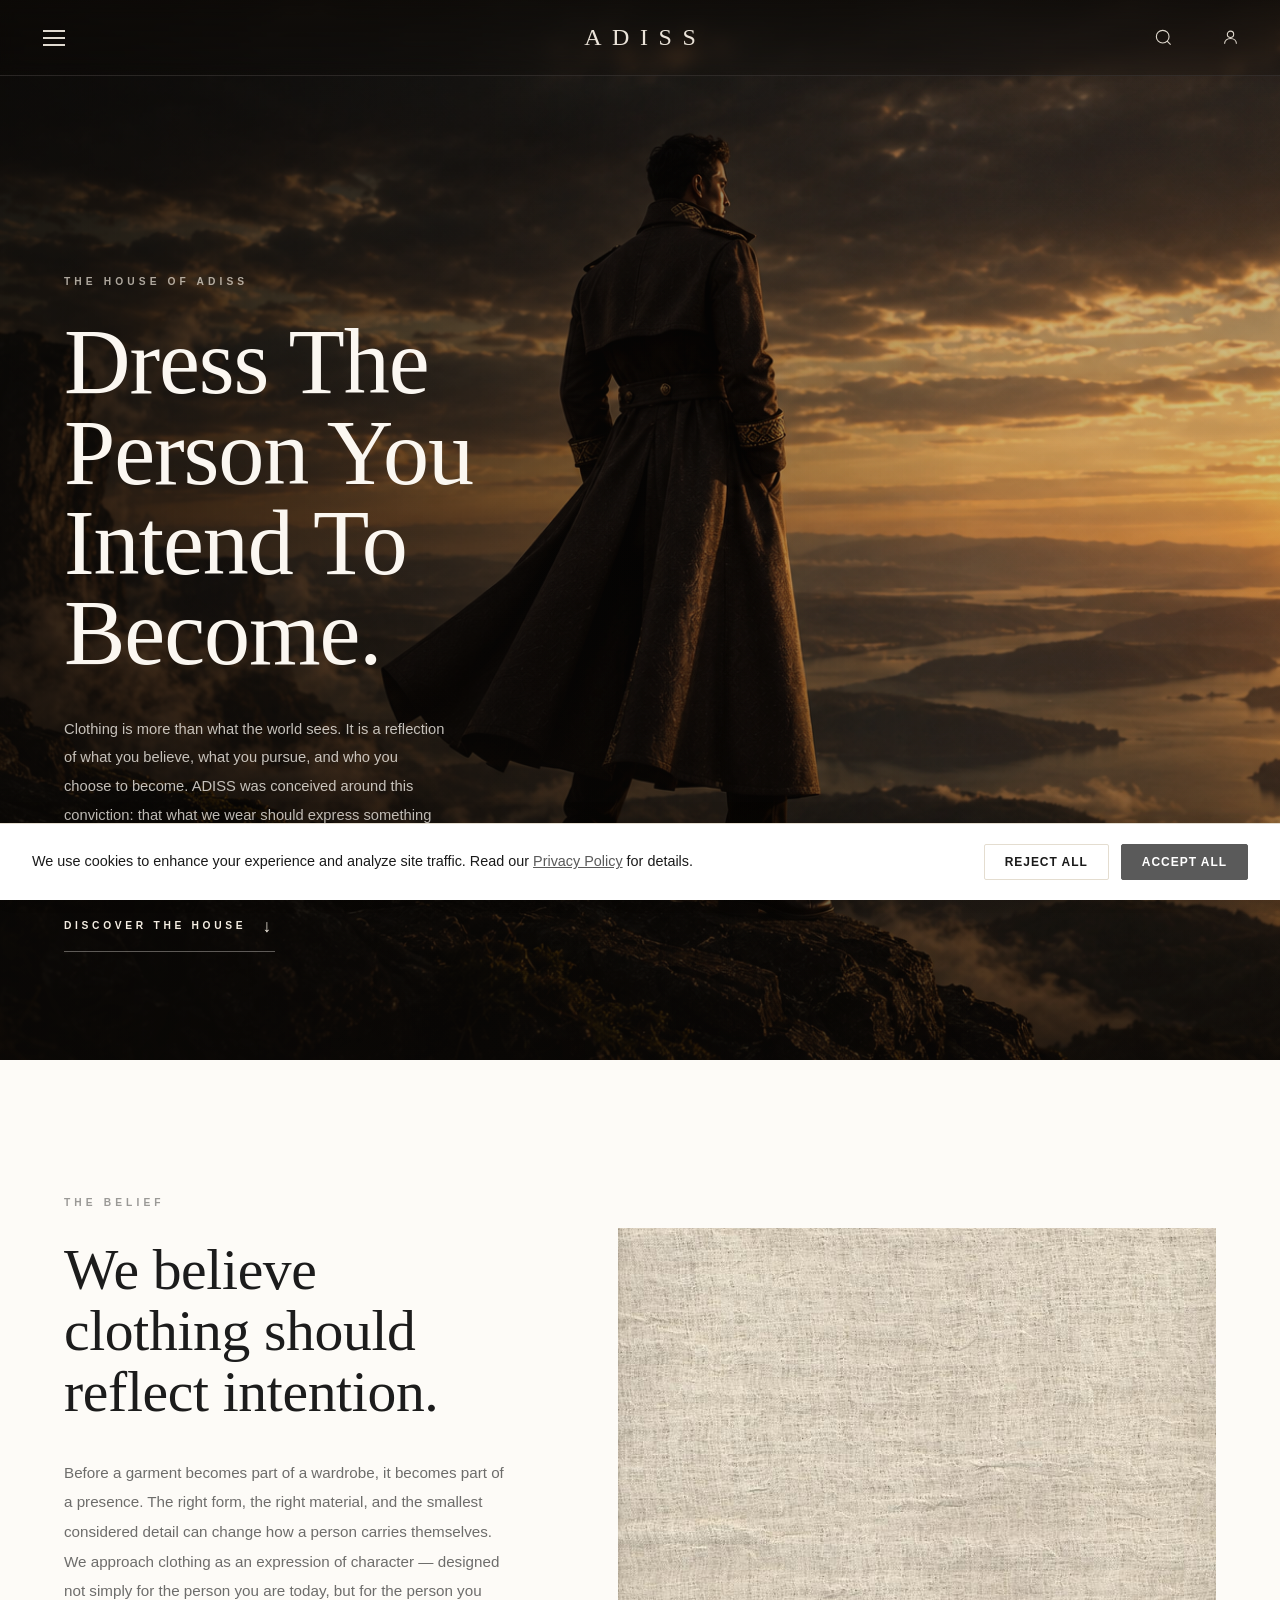
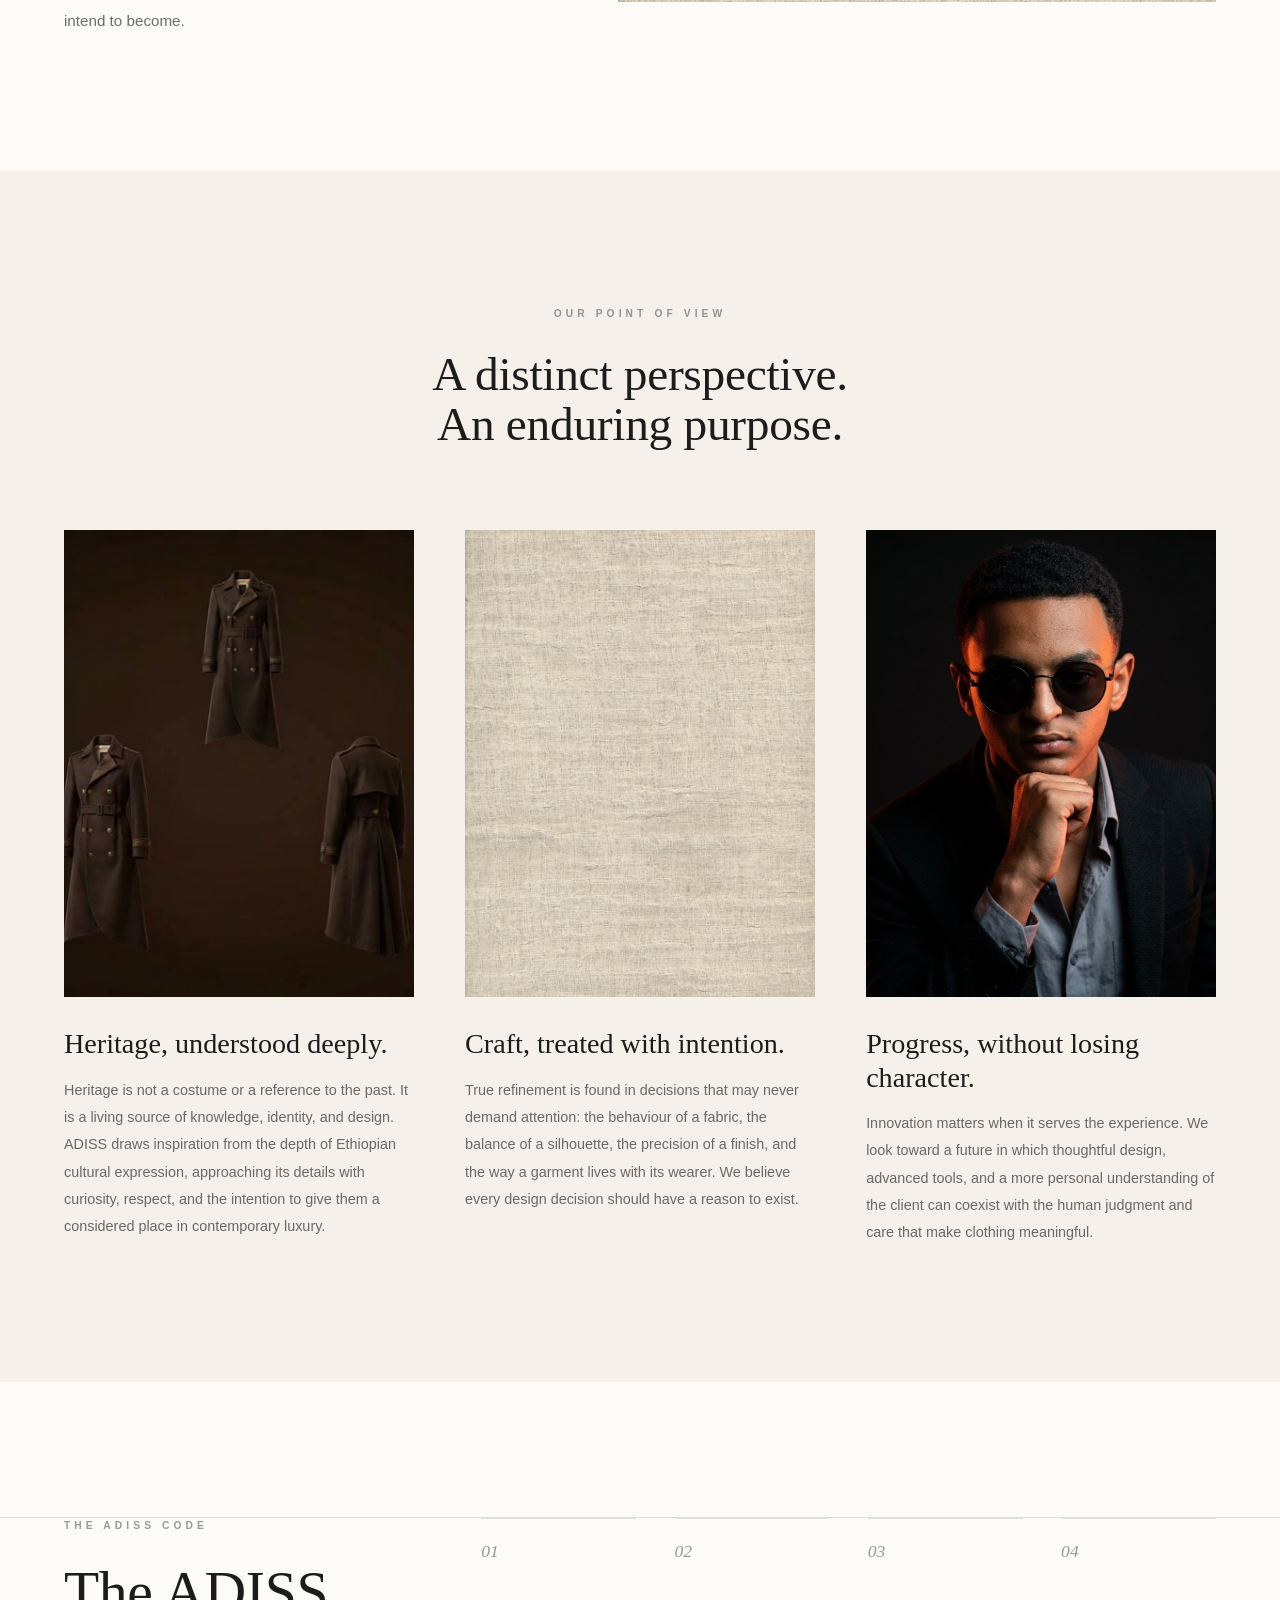
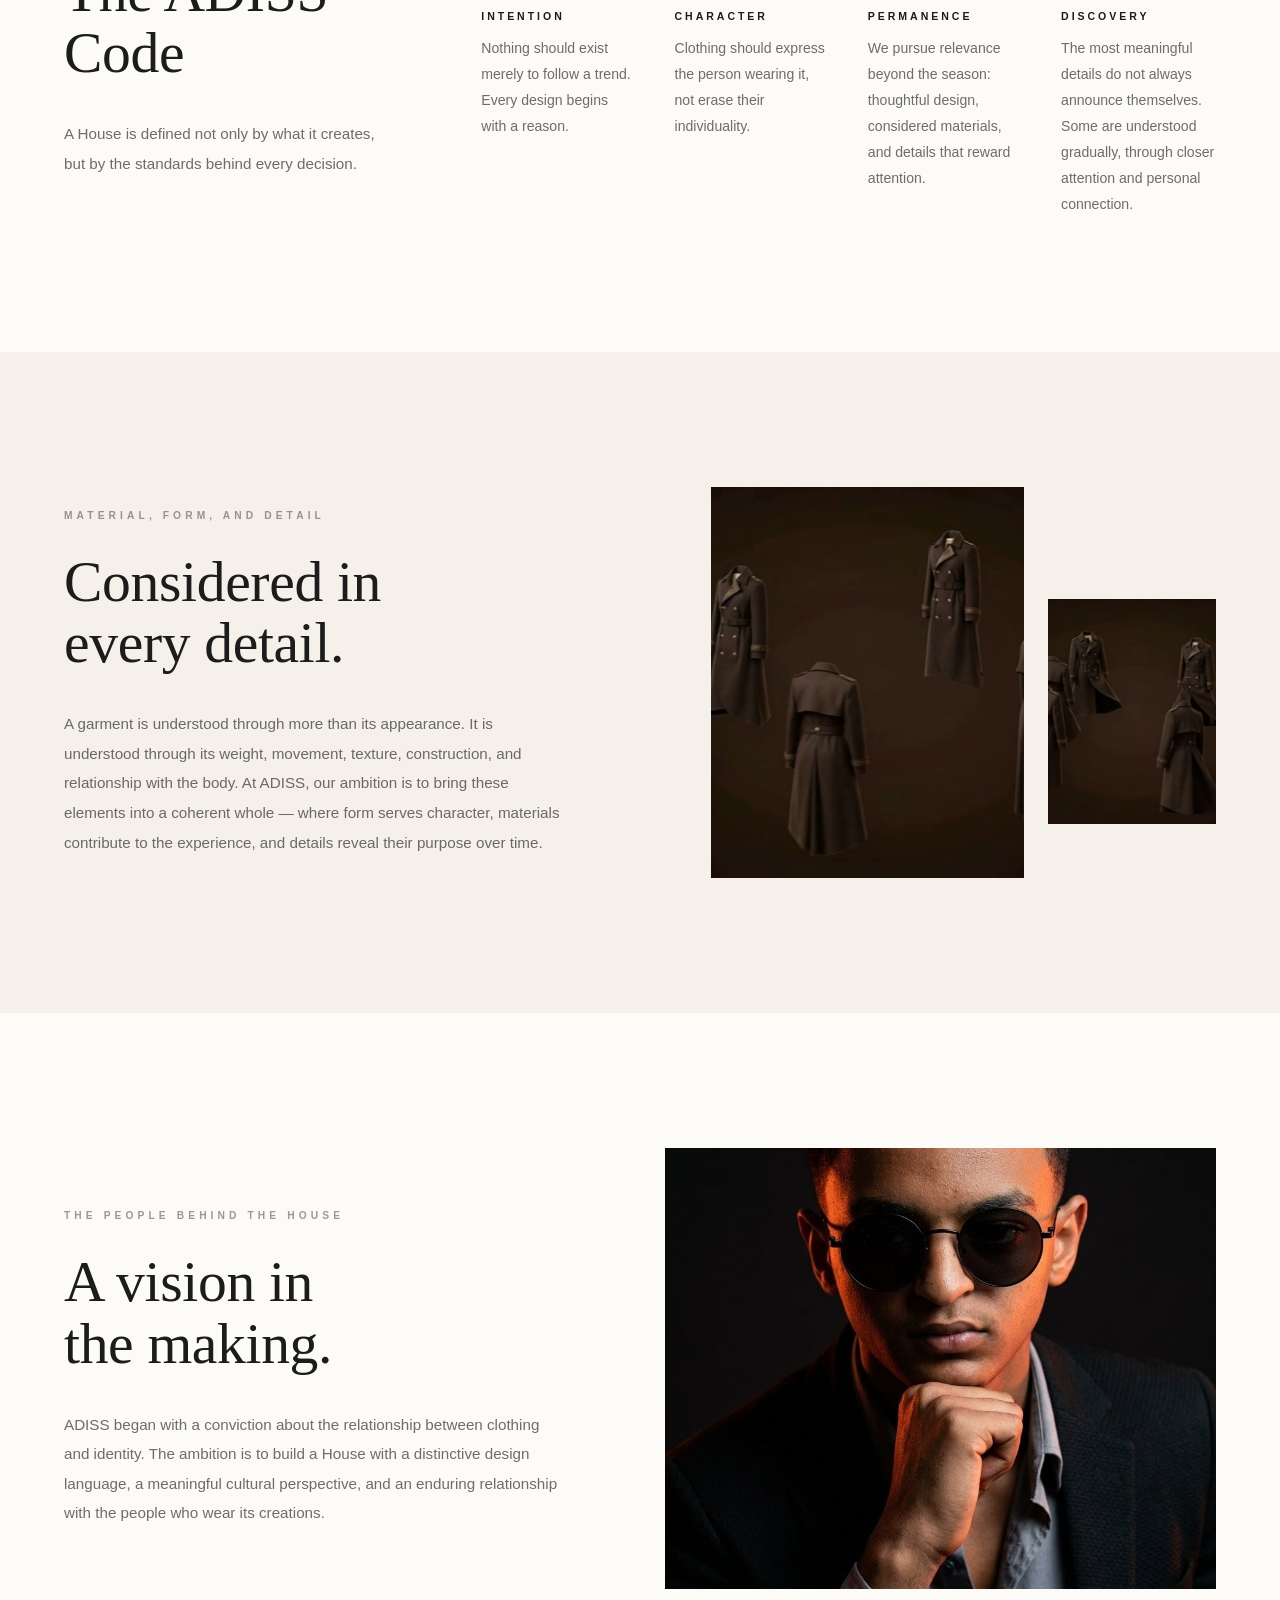
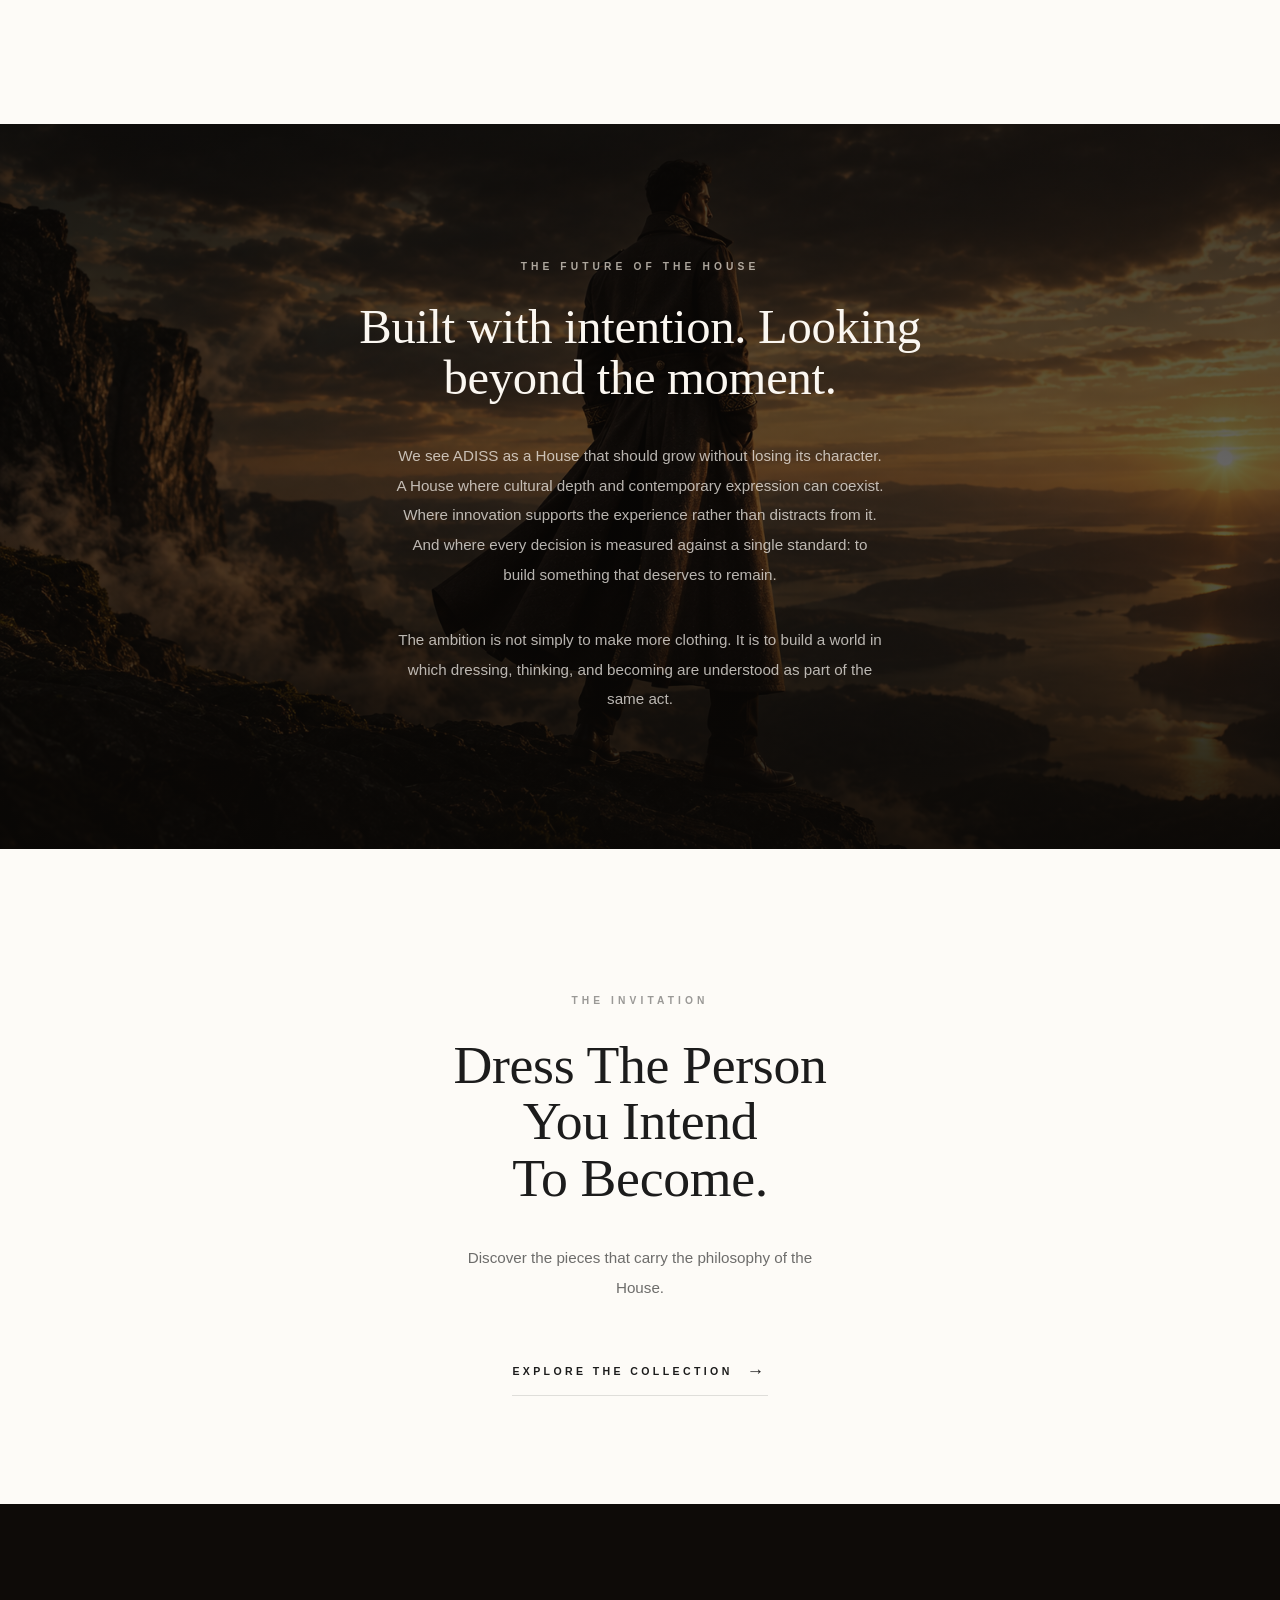
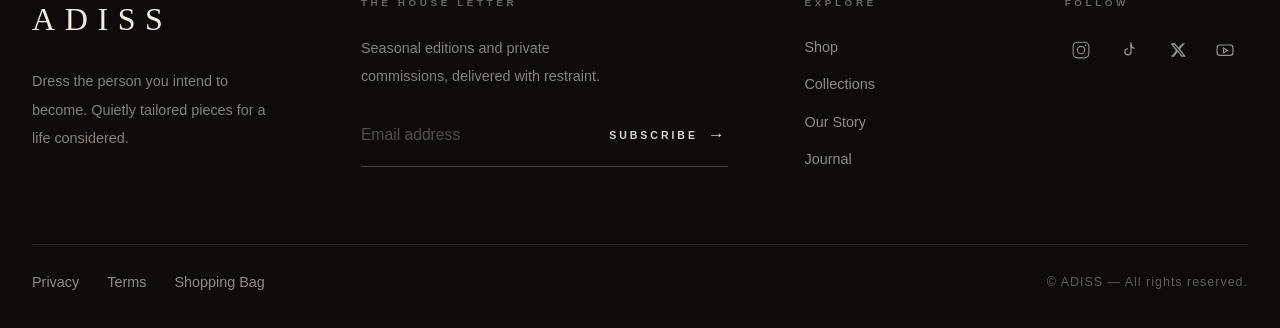
<file: about.html>
<!DOCTYPE html>
<html lang="en">
<head>
    <meta charset="UTF-8">
    <meta name="viewport" content="width=device-width, initial-scale=1.0">

    <title>Our Story | ADISS</title>
    <meta name="description" content="ADISS is a luxury house built on character, craft and permanence. Discover the philosophy, the origin and the code that guide every piece made once, for one.">

    <link rel="canonical" href="https://www.addisluxury.com/about.html">

    <meta property="og:title" content="Our Story | ADISS">
    <meta property="og:description" content="Dress the person you intend to become. Discover the philosophy, heritage and design principles of the House of ADISS.">
    <meta property="og:image" content="https://www.addisluxury.com/images/social-share-og.jpg">
    <meta property="og:url" content="https://www.addisluxury.com/about.html">
    <meta property="og:type" content="website">
    <meta property="og:site_name" content="ADISS">

    <meta name="twitter:card" content="summary_large_image">
    <meta name="twitter:title" content="Our Story | ADISS">
    <meta name="twitter:description" content="Dress the person you intend to become. Discover the philosophy, heritage and design principles of the House of ADISS.">
    <meta name="twitter:image" content="https://www.addisluxury.com/images/social-share-og.jpg">

    <link rel="icon" href="images/favicon.ico" type="image/x-icon">

    <meta name="google-site-verification" content="VERIFICATION_CODE_HERE">

    <meta http-equiv="Content-Security-Policy" content="default-src 'self'; script-src 'self' 'sha256-DVZ6rcUr/rn/B4fIYEhi4xJV/qflCwWiRQqjZG/nUM8=' 'sha256-rYYtDQxhwu50oVGAP7qDyhudhizrUwDsq+qwLrmnXD4=' https://www.googletagmanager.com https://www.google-analytics.com; style-src 'self' 'unsafe-inline' https://fonts.googleapis.com; font-src 'self' https://fonts.gstatic.com data:; img-src 'self' data: https: blob:; connect-src 'self' https://www.google-analytics.com https://analytics.google.com; frame-src 'self' https://www.google.com https://maps.google.com; form-action 'self'; base-uri 'self'; upgrade-insecure-requests;">

    <link rel="preconnect" href="https://fonts.googleapis.com">
    <link rel="preconnect" href="https://fonts.gstatic.com" crossorigin>
    <link href="https://fonts.googleapis.com/css2?family=Cormorant+Garamond:ital,wght@0,300;0,400;0,500;0,600;1,300;1,400;1,500&family=Inter:wght@300;400;500;600;700&display=swap" rel="stylesheet">

    <link rel="stylesheet" href="css/styles.css">
    <link rel="stylesheet" href="css/story.css">

    <noscript><style>.ab-preloader{display:none!important}body.ab-preloading{overflow:auto!important}</style></noscript>

    <script>
        window.dataLayer = window.dataLayer || [];
        function gtag(){dataLayer.push(arguments);}
        gtag('consent', 'default', {
            'ad_storage': 'denied',
            'ad_user_data': 'denied',
            'ad_personalization': 'denied',
            'analytics_storage': 'denied',
            'wait_for_update': 500
        });
    </script>
    <script async src="https://www.googletagmanager.com/gtag/js?id=G-XXXXXXXXXX"></script>
    <script>
        gtag('js', new Date());
        gtag('config', 'G-XXXXXXXXXX', {
            'send_page_view': true,
            'cookie_flags': 'SameSite=None;Secure'
        });
    </script>
</head>
<body class="page-story ab-preloading">
    <a href="#main-content" class="skip-link">Skip to main content</a>

    <!-- Brand Preloader (onyx + ivory) -->
    <div class="ab-preloader" id="preloader" aria-hidden="true">
        <span class="ab-preloader__word">ADISS</span>
        <span class="ab-preloader__bar"></span>
    </div>

    <header class="site-header ad-header" id="site-header">
        <div class="header-container ad-header__grid">
            <div class="header-zone-left ad-header__left">
                <button type="button" class="nav-toggle-btn ad-nav-toggle" id="nav-toggle-btn" aria-label="Toggle mobile menu" aria-expanded="false">
                    <span class="nav-toggle-bar"></span>
                    <span class="nav-toggle-bar"></span>
                    <span class="nav-toggle-bar"></span>
                </button>
            </div>

            <div class="ad-header__center">
                <a href="index.html" class="site-logo ad-logo">ADISS</a>
            </div>

            <div class="header-zone-right ad-header__right">
                <button type="button" class="header-icon-btn ad-icon search-trigger-btn" aria-label="Search">
                    <svg viewBox="0 0 24 24"><circle cx="11" cy="11" r="8"/><line x1="21" y1="21" x2="16.65" y2="16.65"/></svg>
                </button>
                <a href="account.html" class="header-icon-btn ad-icon" aria-label="Client account">
                    <svg viewBox="0 0 24 24"><circle cx="12" cy="8" r="4"/><path d="M4.5 20c0-4.2 3.3-6.7 7.5-6.7s7.5 2.5 7.5 6.7"/></svg>
                </a>
            </div>
        </div>
    </header>

    <div class="mobile-nav-drawer" id="mobile-nav-drawer" aria-label="Mobile navigation">
        <div class="mobile-nav-header">
            <a href="index.html" class="site-logo">ADISS</a>
            <button type="button" class="mobile-nav-close" id="mobile-nav-close" aria-label="Close menu">
                <svg viewBox="0 0 24 24" aria-hidden="true"><line x1="18" y1="6" x2="6" y2="18"/><line x1="6" y1="6" x2="18" y2="18"/></svg>
            </button>
        </div>
        <nav class="mobile-nav-list" aria-label="Menu">
            <a href="index.html" class="mobile-nav-link">Home</a>
            <a href="shop.html" class="mobile-nav-link">Shop</a>
            <a href="products.html" class="mobile-nav-link">Collections</a>
            <a href="about.html" class="mobile-nav-link active">Our Story</a>
            <a href="blog.html" class="mobile-nav-link">Journal</a>
            <a href="account.html" class="mobile-nav-link">Client Account</a>
        </nav>
        <div class="mobile-nav-bottom">
            <a href="account.html" class="mobile-nav-footlink">Client Area</a>
            <a href="index.html#contact" class="mobile-nav-footlink mobile-nav-footlink--accent">Book a Private Consultation <span aria-hidden="true">&rarr;</span></a>
        </div>
    </div>

    <div class="search-modal-overlay" id="search-modal-overlay" role="dialog" aria-modal="true" aria-label="Search ADISS">
        <div class="search-pop">
            <div class="search-pop__pill">
                <svg class="search-pop__icon" viewBox="0 0 24 24" fill="none" stroke="currentColor" stroke-width="1.4" aria-hidden="true"><circle cx="11" cy="11" r="8"/><line x1="21" y1="21" x2="16.65" y2="16.65"/></svg>
                <input type="text" class="search-pop__input" id="search-input" placeholder="Search pieces, collections, stories" autocomplete="off" aria-label="Search ADISS">
                <button type="button" class="search-pop__close" id="search-modal-close" aria-label="Close search">
                    <svg viewBox="0 0 24 24" fill="none" stroke="currentColor" stroke-width="1.4" aria-hidden="true"><line x1="18" y1="6" x2="6" y2="18"/><line x1="6" y1="6" x2="18" y2="18"/></svg>
                </button>
            </div>
            <div class="search-results-list search-pop__results" id="search-results-list"></div>
        </div>
    </div>

    <main id="main-content">

        <!-- Opening -->
        <section class="story-hero" aria-labelledby="story-hero-title">
            <figure class="story-hero__media">
                <img src="images/hero-trench-coat.jpg" alt="An ADISS coat worn against the Ethiopian highlands at dusk" width="1536" height="1024" fetchpriority="high" decoding="async">
            </figure>
            <div class="story-hero__inner">
                <p class="story-kicker story-kicker--light">The House of ADISS</p>
                <h1 class="story-hero__title" id="story-hero-title">Dress The Person You Intend To Become.</h1>
                <p class="story-hero__lede">Clothing is more than what the world sees. It is a reflection of what you believe, what you pursue, and who you choose to become. ADISS was conceived around this conviction: that what we wear should express something deeper than the moment.</p>
                <a class="story-hero__link" href="#belief">Discover the House <span aria-hidden="true">&darr;</span></a>
            </div>
        </section>

        <!-- The belief -->
        <section class="story-section" id="belief" aria-labelledby="belief-title">
            <div class="story-shell story-belief">
                <div class="story-belief__text fade-in">
                    <p class="story-label">The Belief</p>
                    <h2 class="story-display" id="belief-title">We believe clothing should reflect intention.</h2>
                    <p class="story-body">Before a garment becomes part of a wardrobe, it becomes part of a presence. The right form, the right material, and the smallest considered detail can change how a person carries themselves. We approach clothing as an expression of character &mdash; designed not simply for the person you are today, but for the person you intend to become.</p>
                </div>
                <figure class="story-media story-media--wide fade-in">
                    <img src="images/fabric-texture.jpg" alt="A study of the House's warm cream linen weave" width="744" height="1024" loading="lazy" decoding="async">
                </figure>
            </div>
        </section>

        <!-- Point of view -->
        <section class="story-section story-section--cream" aria-labelledby="pov-title">
            <div class="story-shell">
                <header class="story-pov__head fade-in">
                    <p class="story-label">Our Point of View</p>
                    <h2 class="story-display" id="pov-title">A distinct perspective. An enduring purpose.</h2>
                </header>

                <div class="story-pov__grid">
                    <article class="story-pov__item fade-in">
                        <figure class="story-pov__media">
                            <img src="images/editorial-01.jpg" alt="Archive studies of the ADISS tailored coat" width="864" height="496" loading="lazy" decoding="async">
                        </figure>
                        <h3 class="story-pov__heading">Heritage, understood deeply.</h3>
                        <p class="story-body">Heritage is not a costume or a reference to the past. It is a living source of knowledge, identity, and design. ADISS draws inspiration from the depth of Ethiopian cultural expression, approaching its details with curiosity, respect, and the intention to give them a considered place in contemporary luxury.</p>
                    </article>

                    <article class="story-pov__item fade-in">
                        <figure class="story-pov__media">
                            <img src="images/fabric-texture.jpg" alt="Detail of a hand-finished cloth surface" width="744" height="1024" loading="lazy" decoding="async">
                        </figure>
                        <h3 class="story-pov__heading">Craft, treated with intention.</h3>
                        <p class="story-body">True refinement is found in decisions that may never demand attention: the behaviour of a fabric, the balance of a silhouette, the precision of a finish, and the way a garment lives with its wearer. We believe every design decision should have a reason to exist.</p>
                    </article>

                    <article class="story-pov__item fade-in">
                        <figure class="story-pov__media">
                            <img src="images/founder-ethiopia.jpg" alt="A portrait in the ADISS studio" width="896" height="1195" loading="lazy" decoding="async">
                        </figure>
                        <h3 class="story-pov__heading">Progress, without losing character.</h3>
                        <p class="story-body">Innovation matters when it serves the experience. We look toward a future in which thoughtful design, advanced tools, and a more personal understanding of the client can coexist with the human judgment and care that make clothing meaningful.</p>
                    </article>
                </div>
            </div>
        </section>

        <!-- The ADISS Code -->
        <section class="story-section" aria-labelledby="code-title">
            <div class="story-shell story-code">
                <div class="story-code__grid">
                    <header class="story-code__head fade-in">
                        <p class="story-label">The ADISS Code</p>
                        <h2 class="story-display" id="code-title">The ADISS Code</h2>
                        <p class="story-body">A House is defined not only by what it creates, but by the standards behind every decision.</p>
                    </header>

                    <div class="story-code__list">
                        <article class="story-code__item fade-in">
                            <span class="story-code__num">01</span>
                            <h3 class="story-code__title">Intention</h3>
                            <p class="story-code__text">Nothing should exist merely to follow a trend. Every design begins with a reason.</p>
                        </article>
                        <article class="story-code__item fade-in">
                            <span class="story-code__num">02</span>
                            <h3 class="story-code__title">Character</h3>
                            <p class="story-code__text">Clothing should express the person wearing it, not erase their individuality.</p>
                        </article>
                        <article class="story-code__item fade-in">
                            <span class="story-code__num">03</span>
                            <h3 class="story-code__title">Permanence</h3>
                            <p class="story-code__text">We pursue relevance beyond the season: thoughtful design, considered materials, and details that reward attention.</p>
                        </article>
                        <article class="story-code__item fade-in">
                            <span class="story-code__num">04</span>
                            <h3 class="story-code__title">Discovery</h3>
                            <p class="story-code__text">The most meaningful details do not always announce themselves. Some are understood gradually, through closer attention and personal connection.</p>
                        </article>
                    </div>
                </div>
            </div>
        </section>

        <!-- Material, form, detail -->
        <section class="story-section story-section--cream" aria-labelledby="detail-title">
            <div class="story-shell story-detail__grid">
                <div class="story-detail__text fade-in">
                    <p class="story-label">Material, Form, and Detail</p>
                    <h2 class="story-display" id="detail-title">Considered in every detail.</h2>
                    <p class="story-body">A garment is understood through more than its appearance. It is understood through its weight, movement, texture, construction, and relationship with the body. At ADISS, our ambition is to bring these elements into a coherent whole &mdash; where form serves character, materials contribute to the experience, and details reveal their purpose over time.</p>
                </div>
                <div class="story-detail__media fade-in">
                    <figure class="story-media">
                        <img src="images/editorial-02.jpg" alt="Studies of the ADISS coat in profile" width="864" height="496" loading="lazy" decoding="async">
                    </figure>
                    <figure class="story-media">
                        <img src="images/editorial-03.jpg" alt="A close study of the House's coat construction" width="864" height="496" loading="lazy" decoding="async">
                    </figure>
                </div>
            </div>
        </section>

        <!-- A vision in the making -->
        <section class="story-section" aria-labelledby="vision-title">
            <div class="story-shell story-vision">
                <div class="story-vision__text fade-in">
                    <p class="story-label">The People Behind the House</p>
                    <h2 class="story-display" id="vision-title">A vision in the making.</h2>
                    <p class="story-body">ADISS began with a conviction about the relationship between clothing and identity. The ambition is to build a House with a distinctive design language, a meaningful cultural perspective, and an enduring relationship with the people who wear its creations.</p>
                </div>
                <figure class="story-media story-vision__media fade-in">
                    <img src="images/founder-ethiopia.jpg" alt="A portrait of one of the custodians of the House of ADISS" width="896" height="1195" loading="lazy" decoding="async">
                </figure>
            </div>
        </section>

        <!-- The future -->
        <section class="story-future" aria-labelledby="future-title">
            <figure class="story-future__media">
                <img src="images/hero-trench-coat.jpg" alt="The ADISS silhouette against a wide highland landscape" width="1536" height="1024" loading="lazy" decoding="async">
            </figure>
            <div class="story-future__inner fade-in">
                <p class="story-kicker story-kicker--light">The Future of the House</p>
                <h2 class="story-display" id="future-title">Built with intention. Looking beyond the moment.</h2>
                <p class="story-body">We see ADISS as a House that should grow without losing its character. A House where cultural depth and contemporary expression can coexist. Where innovation supports the experience rather than distracts from it. And where every decision is measured against a single standard: to build something that deserves to remain.</p>
                <p class="story-body">The ambition is not simply to make more clothing. It is to build a world in which dressing, thinking, and becoming are understood as part of the same act.</p>
            </div>
        </section>

        <!-- Closing -->
        <section class="story-closing" aria-labelledby="closing-title">
            <div class="story-shell fade-in">
                <p class="story-label">The Invitation</p>
                <h2 class="story-display" id="closing-title">Dress The Person You Intend To Become.</h2>
                <p class="story-body">Discover the pieces that carry the philosophy of the House.</p>
                <a class="story-textlink" href="shop.html">Explore the Collection <span aria-hidden="true">&rarr;</span></a>
            </div>
        </section>

    </main>

    <footer class="site-footer ad-footer">
        <div class="container">
            <div class="ad-footer__grid">

                <div class="ad-footer__brand">
                    <a href="index.html" class="ad-footer__logo">ADISS</a>
                    <p class="ad-footer__tagline">Dress the person you intend to become. Quietly tailored pieces for a life considered.</p>
                </div>

                <div class="ad-footer__news">
                    <p class="ad-footer__label">The House Letter</p>
                    <p class="ad-footer__news-note">Seasonal editions and private commissions, delivered with restraint.</p>
                    <form class="ad-newsletter" id="footer-newsletter">
                        <input type="email" class="ad-newsletter__input" name="email" placeholder="Email address" aria-label="Email address">
                        <button type="submit" class="ad-newsletter__submit">
                            Subscribe <span aria-hidden="true">&rarr;</span>
                        </button>
                    </form>
                    <p class="ad-newsletter__status" id="footer-newsletter-status" role="status"></p>
                </div>

                <div class="ad-footer__menu">
                    <p class="ad-footer__label">Explore</p>
                    <ul class="ad-footer__list">
                        <li><a href="shop.html">Shop</a></li>
                        <li><a href="products.html">Collections</a></li>
                        <li><a href="about.html">Our Story</a></li>
                        <li><a href="blog.html">Journal</a></li>
                    </ul>
                </div>

                <div class="ad-footer__social">
                    <p class="ad-footer__label">Follow</p>
                    <ul class="ad-social">
                        <li><a href="https://www.instagram.com/" target="_blank" rel="noopener" aria-label="Instagram">
                            <svg viewBox="0 0 24 24" fill="none" stroke="currentColor" stroke-width="1.3" aria-hidden="true"><rect x="2.6" y="2.6" width="18.8" height="18.8" rx="5.2"/><circle cx="12" cy="12" r="4.4"/><circle cx="17.6" cy="6.4" r="1" fill="currentColor" stroke="none"/></svg>
                        </a></li>
                        <li><a href="https://www.tiktok.com/" target="_blank" rel="noopener" aria-label="TikTok">
                            <svg viewBox="0 0 24 24" fill="none" stroke="currentColor" stroke-width="1.5" aria-hidden="true"><path d="M14.4 3v11.2a3.7 3.7 0 1 1-3.7-3.7"/><path d="M14.4 5.6a4.9 4.9 0 0 0 4.4 4.4"/></svg>
                        </a></li>
                        <li><a href="https://x.com/" target="_blank" rel="noopener" aria-label="X (formerly Twitter)">
                            <svg viewBox="0 0 24 24" fill="currentColor" aria-hidden="true"><path d="M18.9 4h2.68l-5.86 6.69 6.9 9.31h-5.4l-4.23-5.6-4.84 5.6H4.53l6.27-7.17L4.2 4h5.54l3.83 5.12L18.9 4zm-.94 14.32h1.49L8.9 5.57H7.3l10.66 12.75z"/></svg>
                        </a></li>
                        <li><a href="https://www.youtube.com/" target="_blank" rel="noopener" aria-label="YouTube">
                            <svg viewBox="0 0 24 24" fill="none" stroke="currentColor" stroke-width="1.4" aria-hidden="true"><rect x="2.5" y="6" width="19" height="12.5" rx="3.2"/><path d="M10.2 9.6l5 2.9-5 2.9z"/></svg>
                        </a></li>
                    </ul>
                </div>
            </div>

            <div class="ad-footer__bottom">
                <div class="ad-footer__legal">
                    <a href="privacy-policy.html">Privacy</a>
                    <a href="terms.html">Terms</a>
                    <a href="cart.html">Shopping Bag</a>
                </div>
                <p class="ad-footer__copyright">&copy; ADISS &mdash; All rights reserved.</p>
            </div>
        </div>
    </footer>

    <div class="cookie-banner" id="cookie-banner" role="dialog" aria-label="Cookie consent">
        <div class="cookie__content container">
            <p class="cookie__text">We use cookies to enhance your experience and analyze site traffic. Read our <a href="privacy-policy.html">Privacy Policy</a> for details.</p>
            <div class="cookie__actions">
                <button type="button" class="cookie__btn cookie__btn--reject" id="cookie-reject">Reject All</button>
                <button type="button" class="cookie__btn cookie__btn--accept" id="cookie-accept">Accept All</button>
            </div>
        </div>
    </div>

    <script src="js/main.js"></script>
</body>
</html>
</file>
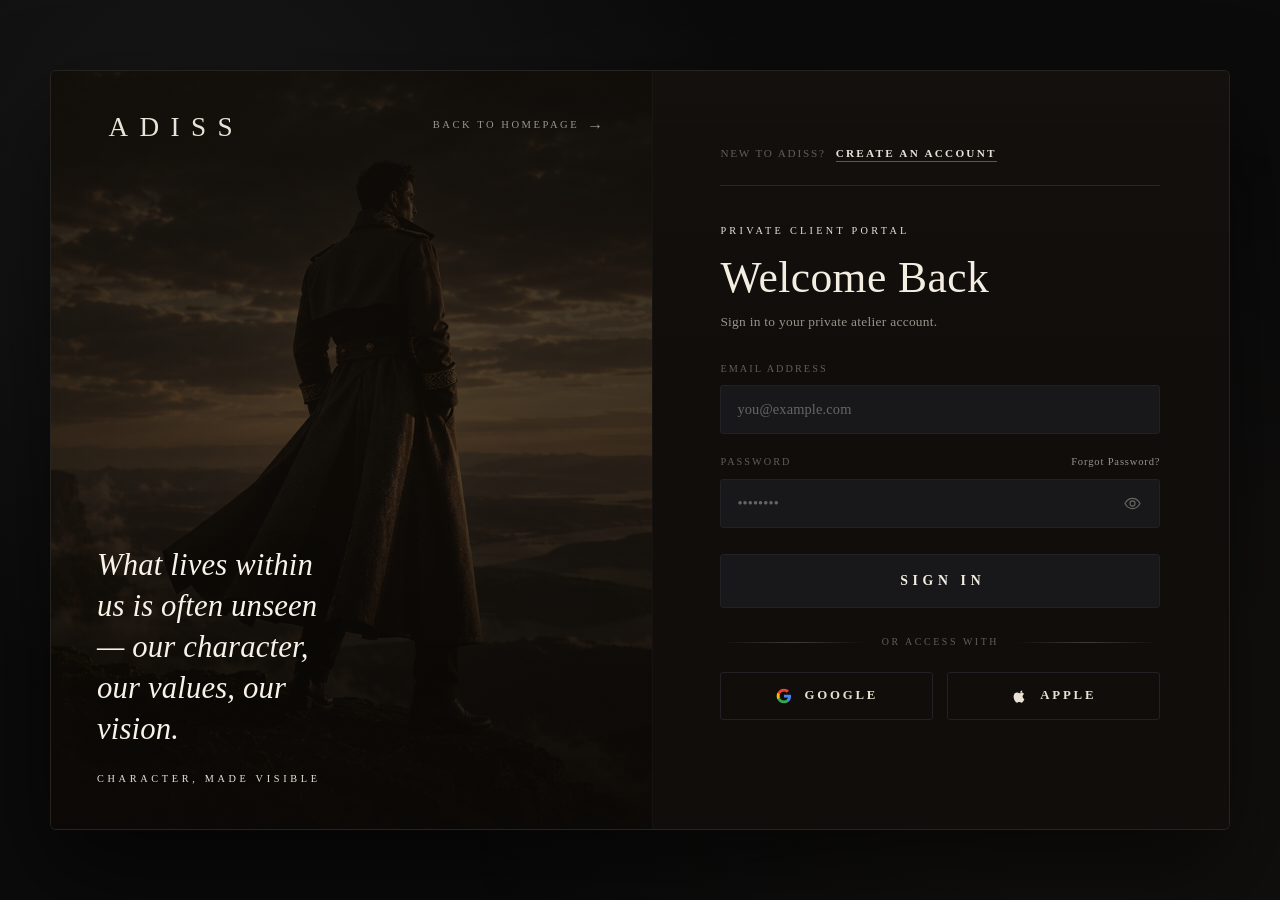
<file: account.html>
<!DOCTYPE html>
<html lang="en">
<head>
    <meta charset="UTF-8">
    <meta name="viewport" content="width=device-width, initial-scale=1.0">

    <title>Private Client | ADISS</title>
    <meta name="description" content="Enter your private salon at ADISS. Your measurements, size recommendations, collection, reserved pieces and House access — a personal relationship with the House.">
    <meta name="robots" content="noindex, nofollow">

    <link rel="canonical" href="https://www.addisluxury.com/account.html">
    <link rel="icon" href="images/favicon.ico" type="image/x-icon">

    <meta http-equiv="Content-Security-Policy" content="default-src 'self'; script-src 'self' 'sha256-DVZ6rcUr/rn/B4fIYEhi4xJV/qflCwWiRQqjZG/nUM8=' 'sha256-rYYtDQxhwu50oVGAP7qDyhudhizrUwDsq+qwLrmnXD4=' https://www.googletagmanager.com https://www.google-analytics.com; style-src 'self' 'unsafe-inline' https://fonts.googleapis.com; font-src 'self' https://fonts.gstatic.com data:; img-src 'self' data: https: blob:; connect-src 'self' https://www.google-analytics.com https://analytics.google.com; frame-src 'self' https://www.google.com https://maps.google.com; form-action 'self'; base-uri 'self'; upgrade-insecure-requests;">

    <link rel="preconnect" href="https://fonts.googleapis.com">
    <link rel="preconnect" href="https://fonts.gstatic.com" crossorigin>
    <link href="https://fonts.googleapis.com/css2?family=Cormorant+Garamond:ital,wght@0,300;0,400;0,500;0,600;1,300;1,400;1,500&family=Inter:wght@300;400;500;600;700&display=swap" rel="stylesheet">

    <link rel="stylesheet" href="css/styles.css">
    <link rel="stylesheet" href="css/account.css">

    <script src="js/guard.js"></script>

    <noscript><style>.ab-preloader{display:none!important}body.ab-preloading{overflow:auto!important}</style></noscript>

    <script>
        window.dataLayer = window.dataLayer || [];
        function gtag(){dataLayer.push(arguments);}
        gtag('consent', 'default', {
            'ad_storage': 'denied',
            'ad_user_data': 'denied',
            'ad_personalization': 'denied',
            'analytics_storage': 'denied',
            'wait_for_update': 500
        });
    </script>
    <script async src="https://www.googletagmanager.com/gtag/js?id=G-XXXXXXXXXX"></script>
    <script>
        gtag('js', new Date());
        gtag('config', 'G-XXXXXXXXXX', {
            'send_page_view': true,
            'cookie_flags': 'SameSite=None;Secure'
        });
    </script>
</head>
<body class="page-account page-home ab-preloading">
    <a href="#main-content" class="skip-link">Skip to main content</a>

    <!-- Brand Preloader (onyx + ivory) -->
    <div class="ab-preloader" id="preloader" aria-hidden="true">
        <span class="ab-preloader__word">ADISS</span>
        <span class="ab-preloader__bar"></span>
    </div>

    <!-- Ultra-Minimal Navigation Header (ADISS) -->
    <header class="site-header ad-header ad-solid" id="site-header">
        <div class="header-container ad-header__grid">
            <div class="header-zone-left ad-header__left">
                <button type="button" class="nav-toggle-btn ad-nav-toggle" id="nav-toggle-btn" aria-label="Toggle mobile menu" aria-expanded="false">
                    <span class="nav-toggle-bar"></span>
                    <span class="nav-toggle-bar"></span>
                    <span class="nav-toggle-bar"></span>
                </button>
            </div>

            <div class="ad-header__center">
                <a href="index.html" class="site-logo ad-logo">ADISS</a>
            </div>

            <div class="header-zone-right ad-header__right">
                <button type="button" class="header-icon-btn ad-icon search-trigger-btn" aria-label="Search">
                    <svg viewBox="0 0 24 24"><circle cx="11" cy="11" r="8"/><line x1="21" y1="21" x2="16.65" y2="16.65"/></svg>
                </button>
                <a href="account.html" class="header-icon-btn ad-icon" aria-label="Client account" aria-current="page">
                    <svg viewBox="0 0 24 24"><circle cx="12" cy="8" r="4"/><path d="M4.5 20c0-4.2 3.3-6.7 7.5-6.7s7.5 2.5 7.5 6.7"/></svg>
                </a>
            </div>
        </div>
    </header>

    <!-- Menu Drawer (zero-scroll, fits one viewport) -->
    <div class="mobile-nav-drawer" id="mobile-nav-drawer" aria-label="Mobile navigation">
        <div class="mobile-nav-header">
            <a href="index.html" class="site-logo">ADISS</a>
            <button type="button" class="mobile-nav-close" id="mobile-nav-close" aria-label="Close menu">
                <svg viewBox="0 0 24 24" aria-hidden="true"><line x1="18" y1="6" x2="6" y2="18"/><line x1="6" y1="6" x2="18" y2="18"/></svg>
            </button>
        </div>
        <nav class="mobile-nav-list" aria-label="Menu">
            <a href="index.html" class="mobile-nav-link">Home</a>
            <a href="shop.html" class="mobile-nav-link">Shop</a>
            <a href="products.html" class="mobile-nav-link">Collections</a>
            <a href="about.html" class="mobile-nav-link">Our Story</a>
            <a href="blog.html" class="mobile-nav-link">Journal</a>
            <a href="account.html" class="mobile-nav-link active">Client Account</a>
        </nav>
        <div class="mobile-nav-bottom">
            <a href="account.html" class="mobile-nav-footlink">Client Area</a>
            <a href="index.html#contact" class="mobile-nav-footlink mobile-nav-footlink--accent">Book a Private Consultation <span aria-hidden="true">&rarr;</span></a>
        </div>
    </div>

    <!-- Focused Search Overlay (pill pop-out) -->
    <div class="search-modal-overlay" id="search-modal-overlay" role="dialog" aria-modal="true" aria-label="Search ADISS">
        <div class="search-pop">
            <div class="search-pop__pill">
                <svg class="search-pop__icon" viewBox="0 0 24 24" fill="none" stroke="currentColor" stroke-width="1.4" aria-hidden="true"><circle cx="11" cy="11" r="8"/><line x1="21" y1="21" x2="16.65" y2="16.65"/></svg>
                <input type="text" class="search-pop__input" id="search-input" placeholder="Search pieces, collections, stories" autocomplete="off" aria-label="Search ADISS">
                <button type="button" class="search-pop__close" id="search-modal-close" aria-label="Close search">
                    <svg viewBox="0 0 24 24" fill="none" stroke="currentColor" stroke-width="1.4" aria-hidden="true"><line x1="18" y1="6" x2="6" y2="18"/><line x1="6" y1="6" x2="18" y2="18"/></svg>
                </button>
            </div>
            <div class="search-results-list search-pop__results" id="search-results-list"></div>
        </div>
    </div>

    <!-- Slide-Over Mini-Cart Drawer -->
    <div class="cart-drawer-overlay" id="cart-drawer-overlay"></div>
    <div class="cart-drawer" id="cart-drawer" role="dialog" aria-label="Shopping Bag">
        <div class="cart-drawer-header">
            <span class="cart-drawer-title">Your Shopping Bag</span>
            <button type="button" class="cart-drawer-close" id="cart-drawer-close" aria-label="Close shopping bag">
                <svg width="20" height="20" viewBox="0 0 24 24" fill="none" stroke="currentColor" stroke-width="2"><line x1="18" y1="6" x2="6" y2="18"/><line x1="6" y1="6" x2="18" y2="18"/></svg>
            </button>
        </div>
        <div class="shipping-progress-section">
            <div class="shipping-progress-text" id="cart-shipping-msg">Complimentary Luxury Worldwide Shipping Unlocked</div>
            <div class="shipping-progress-bar-bg">
                <div class="shipping-progress-bar-fill" id="cart-shipping-fill" style="width: 100%;"></div>
            </div>
        </div>
        <div class="cart-drawer-body" id="cart-drawer-items"></div>
        <div class="cart-drawer-footer">
            <div class="cart-summary-row">
                <span>Estimated Subtotal</span>
                <strong id="cart-drawer-subtotal" data-price-usd="6250">$6,250</strong>
            </div>
            <div class="cart-summary-row" style="color: var(--color-gray); font-size: 0.8rem;">
                <span>Duties &amp; Worldwide Courier Delivery</span>
                <span>Included at Checkout</span>
            </div>
            <a href="cart.html" class="btn btn--primary btn--full cart-drawer-checkout-btn">Proceed to Checkout</a>
            <a href="shop.html" class="cart-drawer-view-bag-link">Continue Browsing</a>
        </div>
    </div>

    <main id="main-content">

        <!-- ===================== HERO — PRIVATE CLIENT ===================== -->
        <section class="pc-hero" aria-labelledby="pc-welcome">
            <div class="pc-hero__media" role="img" aria-label="Atmospheric mountain landscape at dusk"></div>
            <div class="pc-hero__overlay" aria-hidden="true"></div>
            <div class="container pc-hero__inner">
                <span class="pc-hero__eyebrow">Private Client</span>
                <h1 class="pc-hero__title" id="pc-welcome">Welcome Back, Eliyas.</h1>
                <p class="pc-hero__sub">Every ADISS piece should fit with precision.</p>
            </div>
        </section>

        <!-- ===================== PRIVATE SALON ===================== -->
        <section class="pc-body" aria-label="Private client salon">
            <div class="pc-shell">

                <!-- LEFT RAIL -->
                <aside>
                    <nav class="pc-rail" aria-label="Private client sections">
                        <ul class="pc-rail__list">
                            <li>
                                <a href="#profile" class="pc-rail__link is-active" data-rail="profile">
                                    <svg viewBox="0 0 24 24" aria-hidden="true"><circle cx="12" cy="8" r="4"/><path d="M4.5 20c0-4.2 3.3-6.7 7.5-6.7s7.5 2.5 7.5 6.7"/></svg>
                                    <span>Profile</span>
                                </a>
                            </li>
                            <li>
                                <a href="#collection" class="pc-rail__link" data-rail="collection">
                                    <svg viewBox="0 0 24 24" aria-hidden="true"><path d="M4 8.5 12 4l8 4.5v7L12 20l-8-4.5z"/><path d="M4 8.5 12 13l8-4.5"/><path d="M12 13v7"/></svg>
                                    <span>Your Collection</span>
                                </a>
                            </li>
                            <li>
                                <a href="#reserved" class="pc-rail__link" data-rail="reserved">
                                    <svg viewBox="0 0 24 24" aria-hidden="true"><path d="M12 20s-7-4.35-7-9.5A4 4 0 0 1 12 7.8 4 4 0 0 1 19 10.5c0 5.15-7 9.5-7 9.5z"/></svg>
                                    <span>Reserved Pieces</span>
                                </a>
                            </li>
                            <li>
                                <a href="#preferences" class="pc-rail__link" data-rail="preferences">
                                    <svg viewBox="0 0 24 24" aria-hidden="true"><line x1="4" y1="8" x2="20" y2="8"/><circle cx="9" cy="8" r="2.2"/><line x1="4" y1="16" x2="20" y2="16"/><circle cx="15" cy="16" r="2.2"/></svg>
                                    <span>Preferences</span>
                                </a>
                            </li>
                            <li>
                                <a href="#house-access" class="pc-rail__link" data-rail="house-access">
                                    <svg viewBox="0 0 24 24" aria-hidden="true"><path d="M12 3.5 14 9l5.5 2-5.5 2-2 5.5-2-5.5L4.5 11 10 9z"/></svg>
                                    <span>House Access</span>
                                </a>
                            </li>
                            <li>
                                <a href="#support" class="pc-rail__link" data-rail="support">
                                    <svg viewBox="0 0 24 24" aria-hidden="true"><path d="M5 13a7 7 0 0 1 14 0"/><rect x="3.5" y="13" width="4" height="6" rx="1.6"/><rect x="16.5" y="13" width="4" height="6" rx="1.6"/><path d="M19 19a3 3 0 0 1-3 3h-2"/></svg>
                                    <span>Support</span>
                                </a>
                            </li>
                        </ul>

                        <div class="pc-rail__foot">
                            <span class="pc-rail__mark">ADISS</span>
                            <p class="pc-rail__note">More than<br>clothing.<br>A lifestyle.</p>
                            <button type="button" class="pc-rail__signout" id="pc-signout">Sign Out</button>
                        </div>
                    </nav>
                </aside>

                <!-- CONTENT -->
                <div class="pc-columns">

                    <!-- COLUMN 1 -->
                    <div class="pc-col">

                        <!-- Client Profile -->
                        <article class="pc-panel fade-in" id="profile" aria-labelledby="pc-profile-title">
                            <div class="pc-panel__head">
                                <h2 class="pc-panel__title" id="pc-profile-title">Client Profile</h2>
                                <button type="button" class="pc-action" data-edit="profile">Edit</button>
                            </div>
                            <div class="pc-profile">
                                <div class="pc-profile__portrait">
                                    <img src="images/founder-uae.jpg" alt="Portrait of Eliyas Yonas Tekle" width="118" height="118">
                                    <span class="pc-profile__sig" data-field="signature" aria-hidden="true">ADISS</span>
                                </div>
                                <dl class="pc-profile__meta">
                                    <div class="pc-field">
                                        <dt>Full Name</dt>
                                        <dd data-field="fullName">Private Client</dd>
                                    </div>
                                    <div class="pc-field">
                                        <dt>Date Joined</dt>
                                        <dd data-field="dateJoined">12 Aug 2026</dd>
                                    </div>
                                    <div class="pc-field">
                                        <dt>Country</dt>
                                        <dd data-field="country">UAE</dd>
                                    </div>
                                    <div class="pc-field">
                                        <dt>Client Number</dt>
                                        <dd data-field="clientNumber">ADISS-7842</dd>
                                    </div>
                                    <div class="pc-field pc-field--wide">
                                        <dt>Language</dt>
                                        <dd data-field="language">English / Amharic / French</dd>
                                    </div>
                                    <div class="pc-field pc-field--wide">
                                        <dt>Preferred Currency</dt>
                                        <dd data-field="currency">AED</dd>
                                    </div>
                                </dl>
                            </div>
                        </article>

                        <!-- Your Collection -->
                        <article class="pc-panel fade-in" id="collection" aria-labelledby="pc-collection-title">
                            <div class="pc-panel__head">
                                <h2 class="pc-panel__title" id="pc-collection-title">Your Collection</h2>
                                <a href="shop.html" class="pc-action">View All &rarr;</a>
                            </div>
                            <p class="pc-panel__note">Pieces you&rsquo;ve purchased</p>
                            <div class="pc-cards">
                                <a href="product-detail.html" class="pc-card">
                                    <figure class="pc-card__frame">
                                        <img src="images/product-garment-01.jpg" alt="Heritage T-Shirt" loading="lazy" decoding="async">
                                    </figure>
                                    <div class="pc-card__info">
                                        <span class="pc-card__index">ADISS / 001</span>
                                        <h3 class="pc-card__name">Heritage T-Shirt</h3>
                                        <span class="pc-card__meta">Purchased 12 Sep 2026</span>
                                    </div>
                                </a>
                                <a href="product-detail.html" class="pc-card">
                                    <figure class="pc-card__frame">
                                        <img src="images/product-garment-02.jpg" alt="Signature Sweater" loading="lazy" decoding="async">
                                    </figure>
                                    <div class="pc-card__info">
                                        <span class="pc-card__index">ADISS / 002</span>
                                        <h3 class="pc-card__name">Signature Sweater</h3>
                                        <span class="pc-card__meta">Purchased 20 Sep 2026</span>
                                    </div>
                                </a>
                                <a href="product-detail.html" class="pc-card">
                                    <figure class="pc-card__frame">
                                        <img src="images/product-garment-03.jpg" alt="Archive Trench" loading="lazy" decoding="async">
                                    </figure>
                                    <div class="pc-card__info">
                                        <span class="pc-card__index">ADISS / 004</span>
                                        <h3 class="pc-card__name">Archive Trench</h3>
                                        <span class="pc-card__meta">Purchased 4 Oct 2026</span>
                                    </div>
                                </a>
                            </div>
                        </article>

                        <!-- Your Preferences -->
                        <article class="pc-panel fade-in" id="preferences" aria-labelledby="pc-pref-title">
                            <div class="pc-panel__head">
                                <h2 class="pc-panel__title" id="pc-pref-title">Your Preferences</h2>
                                <button type="button" class="pc-action" data-edit="preferences">Edit</button>
                            </div>
                            <dl class="pc-pref-grid">
                                <div class="pc-pref">
                                    <dt>Preferred Fit</dt>
                                    <dd data-field="preferredFit">Tailored</dd>
                                </div>
                                <div class="pc-pref">
                                    <dt>Favorite Collection</dt>
                                    <dd data-field="favoriteCollection">Monarch</dd>
                                </div>
                                <div class="pc-pref pc-field--wide">
                                    <dt>Preferred Materials</dt>
                                    <dd>
                                        <div class="pc-swatches" data-pref-group="materials">
                                            <button type="button" class="pc-swatch" data-pref="Cotton" aria-pressed="false">Cotton</button>
                                            <button type="button" class="pc-swatch" data-pref="Cashmere" aria-pressed="false">Cashmere</button>
                                            <button type="button" class="pc-swatch" data-pref="Wool" aria-pressed="false">Wool</button>
                                            <button type="button" class="pc-swatch" data-pref="Linen" aria-pressed="false">Linen</button>
                                        </div>
                                    </dd>
                                </div>
                                <div class="pc-pref pc-field--wide">
                                    <dt>Preferred Color Palette</dt>
                                    <dd>
                                        <div class="pc-palette" data-pref-group="palette">
                                            <button type="button" class="pc-dot pc-dot--ivory" data-pref="Ivory" aria-label="Ivory" aria-pressed="false"></button>
                                            <button type="button" class="pc-dot pc-dot--charcoal" data-pref="Charcoal" aria-label="Charcoal" aria-pressed="false"></button>
                                            <button type="button" class="pc-dot pc-dot--camel" data-pref="Camel" aria-label="Camel" aria-pressed="false"></button>
                                            <button type="button" class="pc-dot pc-dot--black" data-pref="Black" aria-label="Black" aria-pressed="false"></button>
                                        </div>
                                    </dd>
                                </div>
                            </dl>
                        </article>

                    </div>

                    <!-- COLUMN 2 -->
                    <div class="pc-col">

                        <!-- Your Measurements -->
                        <article class="pc-panel fade-in" id="measurements" aria-labelledby="pc-measure-title">
                            <div class="pc-panel__head">
                                <h2 class="pc-panel__title" id="pc-measure-title">Your Measurements</h2>
                                <button type="button" class="pc-action" data-edit="measurements">Edit</button>
                            </div>
                            <p class="pc-panel__note">Your measurements help the House recommend the perfect size and fit for every piece.</p>
                            <div class="pc-measure">
                                <div class="pc-measure__list">
                                    <div class="pc-measure__row">
                                        <span class="pc-measure__label">Height</span>
                                        <span class="pc-measure__value" data-measure="height" data-unit="cm">188 cm</span>
                                    </div>
                                    <div class="pc-measure__row">
                                        <span class="pc-measure__label">Weight</span>
                                        <span class="pc-measure__value" data-measure="weight" data-unit="kg">50 kg</span>
                                    </div>
                                    <div class="pc-measure__row">
                                        <span class="pc-measure__label">Build</span>
                                        <span class="pc-measure__value" data-measure="build">Slim</span>
                                    </div>
                                    <div class="pc-measure__row">
                                        <span class="pc-measure__label">Shoulder Width</span>
                                        <span class="pc-measure__value is-empty" data-measure="shoulder">Not specified</span>
                                    </div>
                                    <div class="pc-measure__row">
                                        <span class="pc-measure__label">Chest</span>
                                        <span class="pc-measure__value is-empty" data-measure="chest">Not specified</span>
                                    </div>
                                    <div class="pc-measure__row">
                                        <span class="pc-measure__label">Waist</span>
                                        <span class="pc-measure__value is-empty" data-measure="waist">Not specified</span>
                                    </div>
                                    <div class="pc-measure__row">
                                        <span class="pc-measure__label">Preferred Fit</span>
                                        <span class="pc-measure__value" data-measure="fit">Tailored</span>
                                    </div>
                                </div>
                                <div class="pc-silhouette" aria-hidden="true">
                                    <svg viewBox="0 0 120 300" role="presentation">
                                        <path class="sil-fill" d="M60 14c-9.2 0-15.4 7-15.4 16 0 6.9 2.7 12.2 7.4 15.4-9.6 3.7-15.4 10-16.4 20.1L32 99.4c-.7 5.8 1.4 8.9 6.4 9.8l3.2.6-3 54.6-2.2 61.2c-.1 3 1.9 5.3 4.9 5.3 2.9 0 4.8-2.1 5.1-5.1l3.6-56.6 3.6 56.6c.3 3 2.2 5.1 5.1 5.1 3 0 5-2.3 4.9-5.3l-2.2-61.2-3-54.6 3.2-.6c5-.9 7.1-4 6.4-9.8l-3.6-33.9c-1-10.1-6.8-16.4-16.4-20.1 4.7-3.2 7.4-8.5 7.4-15.4 0-9-6.2-16-15.4-16z"/>
                                    </svg>
                                </div>
                            </div>
                            <button type="button" class="pc-btn" id="pc-update-measurements">
                                Update Measurements <span aria-hidden="true">&rarr;</span>
                            </button>
                        </article>

                        <!-- Reserved Pieces -->
                        <article class="pc-panel fade-in" id="reserved" aria-labelledby="pc-reserved-title">
                            <div class="pc-panel__head">
                                <h2 class="pc-panel__title" id="pc-reserved-title">Reserved Pieces</h2>
                                <a href="shop.html" class="pc-action">View All &rarr;</a>
                            </div>
                            <p class="pc-panel__note">Items you&rsquo;ve saved for later</p>
                            <div class="pc-cards">
                                <article class="pc-card">
                                    <figure class="pc-card__frame">
                                        <img src="images/product-garment-04.jpg" alt="Monarch Blazer" loading="lazy" decoding="async">
                                        <button type="button" class="pc-card__heart is-saved" data-heart="monarch" aria-label="Remove Monarch Blazer from reserved" aria-pressed="true">
                                            <svg viewBox="0 0 24 24" aria-hidden="true"><path d="M12 20s-7-4.35-7-9.5A4 4 0 0 1 12 7.8 4 4 0 0 1 19 10.5c0 5.15-7 9.5-7 9.5z"/></svg>
                                        </button>
                                    </figure>
                                    <div class="pc-card__info">
                                        <span class="pc-card__index">ADISS / 007</span>
                                        <h3 class="pc-card__name">Monarch Blazer</h3>
                                        <span class="pc-card__meta">AED 2,900</span>
                                    </div>
                                </article>
                                <article class="pc-card">
                                    <figure class="pc-card__frame">
                                        <img src="images/product-garment-02.jpg" alt="Cashmere Sweater" loading="lazy" decoding="async">
                                        <button type="button" class="pc-card__heart is-saved" data-heart="cashmere" aria-label="Remove Cashmere Sweater from reserved" aria-pressed="true">
                                            <svg viewBox="0 0 24 24" aria-hidden="true"><path d="M12 20s-7-4.35-7-9.5A4 4 0 0 1 12 7.8 4 4 0 0 1 19 10.5c0 5.15-7 9.5-7 9.5z"/></svg>
                                        </button>
                                    </figure>
                                    <div class="pc-card__info">
                                        <span class="pc-card__index">ADISS / 008</span>
                                        <h3 class="pc-card__name">Cashmere Sweater</h3>
                                        <span class="pc-card__meta">AED 1,800</span>
                                    </div>
                                </article>
                                <article class="pc-card">
                                    <figure class="pc-card__frame">
                                        <img src="images/product-garment-01.jpg" alt="Winter Coat" loading="lazy" decoding="async">
                                        <button type="button" class="pc-card__heart is-saved" data-heart="winter" aria-label="Remove Winter Coat from reserved" aria-pressed="true">
                                            <svg viewBox="0 0 24 24" aria-hidden="true"><path d="M12 20s-7-4.35-7-9.5A4 4 0 0 1 12 7.8 4 4 0 0 1 19 10.5c0 5.15-7 9.5-7 9.5z"/></svg>
                                        </button>
                                    </figure>
                                    <div class="pc-card__info">
                                        <span class="pc-card__index">ADISS / 009</span>
                                        <h3 class="pc-card__name">Winter Coat</h3>
                                        <span class="pc-card__meta">AED 3,400</span>
                                    </div>
                                </article>
                            </div>
                        </article>

                        <!-- House Access -->
                        <article class="pc-panel fade-in" id="house-access" aria-labelledby="pc-access-title">
                            <div class="pc-panel__head">
                                <h2 class="pc-panel__title" id="pc-access-title">House Access</h2>
                                <span class="pc-tag pc-tag--accent">Exclusive</span>
                            </div>
                            <p class="pc-panel__note">Your status gives you access to exclusive experiences.</p>
                            <div class="pc-access-grid">
                                <div class="pc-access">
                                    <svg viewBox="0 0 24 24" aria-hidden="true"><rect x="3.5" y="5" width="17" height="15" rx="2"/><line x1="3.5" y1="9.5" x2="20.5" y2="9.5"/><line x1="8" y1="3" x2="8" y2="6.5"/><line x1="16" y1="3" x2="16" y2="6.5"/></svg>
                                    <span class="pc-access__name">Upcoming Collections</span>
                                    <span class="pc-access__meta">Early access</span>
                                </div>
                                <div class="pc-access">
                                    <svg viewBox="0 0 24 24" aria-hidden="true"><rect x="5" y="10.5" width="14" height="9.5" rx="2"/><path d="M8.5 10.5V8a3.5 3.5 0 0 1 7 0v2.5"/></svg>
                                    <span class="pc-access__name">Private Releases</span>
                                    <span class="pc-access__meta">Invitation only</span>
                                </div>
                                <div class="pc-access">
                                    <svg viewBox="0 0 24 24" aria-hidden="true"><path d="M12 3.5 13.9 9l5.6 1.9-5.6 1.9L12 18.4l-1.9-5.6L4.5 10.9 10.1 9z"/></svg>
                                    <span class="pc-access__name">Client Events</span>
                                    <span class="pc-access__meta">Exclusive invitations</span>
                                </div>
                                <div class="pc-access">
                                    <svg viewBox="0 0 24 24" aria-hidden="true"><path d="M4.5 5.5h7c1.5 0 2.5.9 2.5 2.4v11c0-1.5-1-2.4-2.5-2.4h-7z"/><path d="M19.5 5.5h-7c-1.5 0-2.5.9-2.5 2.4v11c0-1.5 1-2.4 2.5-2.4h7z"/></svg>
                                    <span class="pc-access__name">Archive Editions</span>
                                    <span class="pc-access__meta">Limited pieces</span>
                                </div>
                            </div>
                            <div class="pc-access__status">
                                <span>Invitation Status &mdash; <strong>Active</strong></span>
                                <span>Early Access &mdash; <strong>Enabled</strong></span>
                            </div>
                        </article>

                    </div>

                    <!-- COLUMN 3 -->
                    <div class="pc-col pc-col--right">

                        <!-- Size Recommendations -->
                        <article class="pc-panel fade-in" id="recommendations" aria-labelledby="pc-rec-title">
                            <div class="pc-panel__head">
                                <h2 class="pc-panel__title" id="pc-rec-title">Size Recommendations</h2>
                                <span class="pc-tag">Measured Fit</span>
                            </div>
                            <p class="pc-panel__note">Based on your measurements, here are your recommended sizes.</p>

                            <div class="pc-rec" data-rec="heritage">
                                <img class="pc-rec__img" src="images/product-garment-01.jpg" alt="Heritage T-Shirt" loading="lazy" decoding="async">
                                <div class="pc-rec__body">
                                    <h3 class="pc-rec__name">Heritage T-Shirt</h3>
                                    <div class="pc-rec__stats">
                                        <div class="pc-rec__stat">
                                            <span class="pc-rec__stat-label">Recommended Size</span>
                                            <span class="pc-rec__stat-value" data-rec-size>M</span>
                                        </div>
                                    </div>
                                    <div class="pc-rec__foot">
                                        <button type="button" class="pc-why" data-why="heritage" aria-expanded="false">Why?</button>
                                    </div>
                                </div>
                                <div class="pc-reason" data-reason="heritage">
                                    <div class="pc-reason__inner">
                                        <p class="pc-reason__lead">Based on your height, weight and preferred fit, Size M delivers the intended silhouette.</p>
                                        <dl class="pc-reason__list">
                                            <div class="pc-reason__item"><dt>Height</dt><dd>Your height sets the length grade so the hem falls as intended.</dd></div>
                                            <div class="pc-reason__item"><dt>Weight</dt><dd>Your weight and build set the shoulder line without adding fullness.</dd></div>
                                            <div class="pc-reason__item"><dt>Fit Analysis</dt><dd>Your preferred fit decides how closely the piece follows through the chest.</dd></div>
                                            <div class="pc-reason__item"><dt>Silhouette</dt><dd>The recommended size preserves the straight, elongated line drawn for this piece.</dd></div>
                                            <div class="pc-reason__item"><dt>Fabric</dt><dd>Compact cotton holds its shape, so no allowance is needed.</dd></div>
                                        </dl>
                                    </div>
                                </div>
                            </div>

                            <div class="pc-rec" data-rec="signature">
                                <img class="pc-rec__img" src="images/product-garment-02.jpg" alt="Signature Sweater" loading="lazy" decoding="async">
                                <div class="pc-rec__body">
                                    <h3 class="pc-rec__name">Signature Sweater</h3>
                                    <div class="pc-rec__stats">
                                        <div class="pc-rec__stat">
                                            <span class="pc-rec__stat-label">Recommended Size</span>
                                            <span class="pc-rec__stat-value" data-rec-size>M</span>
                                        </div>
                                    </div>
                                    <div class="pc-rec__foot">
                                        <button type="button" class="pc-why" data-why="signature" aria-expanded="false">Why?</button>
                                    </div>
                                </div>
                                <div class="pc-reason" data-reason="signature">
                                    <div class="pc-reason__inner">
                                        <p class="pc-reason__lead">This size suits your frame while allowing the knit to relax naturally over time.</p>
                                        <dl class="pc-reason__list">
                                            <div class="pc-reason__item"><dt>Height</dt><dd>Your height maps to the body length of this knit block.</dd></div>
                                            <div class="pc-reason__item"><dt>Weight</dt><dd>Your weight and build yield a clean, uncrowded chest.</dd></div>
                                            <div class="pc-reason__item"><dt>Fit Analysis</dt><dd>Tailored through the body, eased at the sleeve for movement.</dd></div>
                                            <div class="pc-reason__item"><dt>Silhouette</dt><dd>The intended soft drape reads best in your recommended size.</dd></div>
                                            <div class="pc-reason__item"><dt>Fabric</dt><dd>Wool-cashmere relaxes slightly; your size accounts for this.</dd></div>
                                        </dl>
                                    </div>
                                </div>
                            </div>

                            <div class="pc-rec" data-rec="trench">
                                <img class="pc-rec__img" src="images/product-garment-03.jpg" alt="Archive Trench" loading="lazy" decoding="async">
                                <div class="pc-rec__body">
                                    <h3 class="pc-rec__name">Archive Trench</h3>
                                    <div class="pc-rec__stats">
                                        <div class="pc-rec__stat">
                                            <span class="pc-rec__stat-label">Recommended Size</span>
                                            <span class="pc-rec__stat-value" data-rec-size>L</span>
                                        </div>
                                    </div>
                                    <div class="pc-rec__foot">
                                        <button type="button" class="pc-why" data-why="trench" aria-expanded="false">Why?</button>
                                    </div>
                                </div>
                                <div class="pc-reason" data-reason="trench">
                                    <div class="pc-reason__inner">
                                        <p class="pc-reason__lead">This size gives the trench the layered ease the House intends over tailoring.</p>
                                        <dl class="pc-reason__list">
                                            <div class="pc-reason__item"><dt>Height</dt><dd>Your height lets the coat length sit below the knee.</dd></div>
                                            <div class="pc-reason__item"><dt>Weight</dt><dd>This size adds room through the shoulder for a coat over layers.</dd></div>
                                            <div class="pc-reason__item"><dt>Fit Analysis</dt><dd>Relaxed shorthand &mdash; still precise at the waist belt.</dd></div>
                                            <div class="pc-reason__item"><dt>Silhouette</dt><dd>The recommended size holds the archive's original proportion.</dd></div>
                                            <div class="pc-reason__item"><dt>Fabric</dt><dd>Cotton gabardine is rigid at first, softening with wear.</dd></div>
                                        </dl>
                                    </div>
                                </div>
                            </div>

                            <div class="pc-rec__all">
                                <a href="shop.html" class="pc-action pc-action--accent">View All Recommendations &rarr;</a>
                            </div>
                        </article>

                        <!-- A Personal Relationship -->
                        <article class="pc-relationship fade-in" aria-label="A personal relationship with the House">
                            <div class="pc-relationship__media" role="img" aria-label="Cinematic mountain landscape"></div>
                            <div class="pc-relationship__overlay" aria-hidden="true"></div>
                            <div class="pc-relationship__inner">
                                <span class="pc-relationship__line" aria-hidden="true"></span>
                                <p class="pc-relationship__quote">A personal<br>relationship<br>with the House.</p>
                                <span class="pc-relationship__mark">ADISS</span>
                            </div>
                        </article>

                    </div>
                </div>
            </div>
        </section>

        <!-- Support anchor -->
        <span id="support" class="pc-anchor" aria-hidden="true"></span>

    </main>

    <!-- Footer -->
    <footer class="site-footer ad-footer">
        <div class="container">
            <div class="ad-footer__grid">

                <div class="ad-footer__brand">
                    <a href="index.html" class="ad-footer__logo">ADISS</a>
                    <p class="ad-footer__tagline">Dress the person you intend to become. Quietly tailored pieces for a life considered.</p>
                </div>

                <div class="ad-footer__news">
                    <p class="ad-footer__label">The House Letter</p>
                    <p class="ad-footer__news-note">Seasonal editions and private commissions, delivered with restraint.</p>
                    <form class="ad-newsletter" id="footer-newsletter">
                        <input type="email" class="ad-newsletter__input" name="email" placeholder="Email address" aria-label="Email address">
                        <button type="submit" class="ad-newsletter__submit">
                            Subscribe <span aria-hidden="true">&rarr;</span>
                        </button>
                    </form>
                    <p class="ad-newsletter__status" id="footer-newsletter-status" role="status"></p>
                </div>

                <div class="ad-footer__menu">
                    <p class="ad-footer__label">Explore</p>
                    <ul class="ad-footer__list">
                        <li><a href="shop.html">Shop</a></li>
                        <li><a href="products.html">Collections</a></li>
                        <li><a href="about.html">Our Story</a></li>
                        <li><a href="blog.html">Journal</a></li>
                    </ul>
                </div>

                <div class="ad-footer__social">
                    <p class="ad-footer__label">Follow</p>
                    <ul class="ad-social">
                        <li><a href="https://www.instagram.com/" target="_blank" rel="noopener" aria-label="Instagram">
                            <svg viewBox="0 0 24 24" fill="none" stroke="currentColor" stroke-width="1.3" aria-hidden="true"><rect x="2.6" y="2.6" width="18.8" height="18.8" rx="5.2"/><circle cx="12" cy="12" r="4.4"/><circle cx="17.6" cy="6.4" r="1" fill="currentColor" stroke="none"/></svg>
                        </a></li>
                        <li><a href="https://www.tiktok.com/" target="_blank" rel="noopener" aria-label="TikTok">
                            <svg viewBox="0 0 24 24" fill="none" stroke="currentColor" stroke-width="1.5" aria-hidden="true"><path d="M14.4 3v11.2a3.7 3.7 0 1 1-3.7-3.7"/><path d="M14.4 5.6a4.9 4.9 0 0 0 4.4 4.4"/></svg>
                        </a></li>
                        <li><a href="https://x.com/" target="_blank" rel="noopener" aria-label="X (formerly Twitter)">
                            <svg viewBox="0 0 24 24" fill="currentColor" aria-hidden="true"><path d="M18.9 4h2.68l-5.86 6.69 6.9 9.31h-5.4l-4.23-5.6-4.84 5.6H4.53l6.27-7.17L4.2 4h5.54l3.83 5.12L18.9 4zm-.94 14.32h1.49L8.9 5.57H7.3l10.66 12.75z"/></svg>
                        </a></li>
                        <li><a href="https://www.youtube.com/" target="_blank" rel="noopener" aria-label="YouTube">
                            <svg viewBox="0 0 24 24" fill="none" stroke="currentColor" stroke-width="1.4" aria-hidden="true"><rect x="2.5" y="6" width="19" height="12.5" rx="3.2"/><path d="M10.2 9.6l5 2.9-5 2.9z"/></svg>
                        </a></li>
                    </ul>
                </div>
            </div>

            <div class="ad-footer__bottom">
                <div class="ad-footer__legal">
                    <a href="privacy-policy.html">Privacy</a>
                    <a href="terms.html">Terms</a>
                    <a href="cart.html">Shopping Bag</a>
                </div>
                <p class="ad-footer__copyright">&copy; ADISS &mdash; All rights reserved.</p>
            </div>
        </div>
    </footer>

    <!-- Cookie Consent Banner -->
    <div class="cookie-banner" id="cookie-banner" role="dialog" aria-label="Cookie consent">
        <div class="cookie__content container">
            <p class="cookie__text">We use cookies to enhance your experience and analyze site traffic. Read our <a href="privacy-policy.html">Privacy Policy</a> for details.</p>
            <div class="cookie__actions">
                <button type="button" class="cookie__btn cookie__btn--reject" id="cookie-reject">Reject All</button>
                <button type="button" class="cookie__btn cookie__btn--accept" id="cookie-accept">Accept All</button>
            </div>
        </div>
    </div>

    <script src="js/main.js"></script>
    <script src="js/account.js"></script>
</body>
</html>
</file>
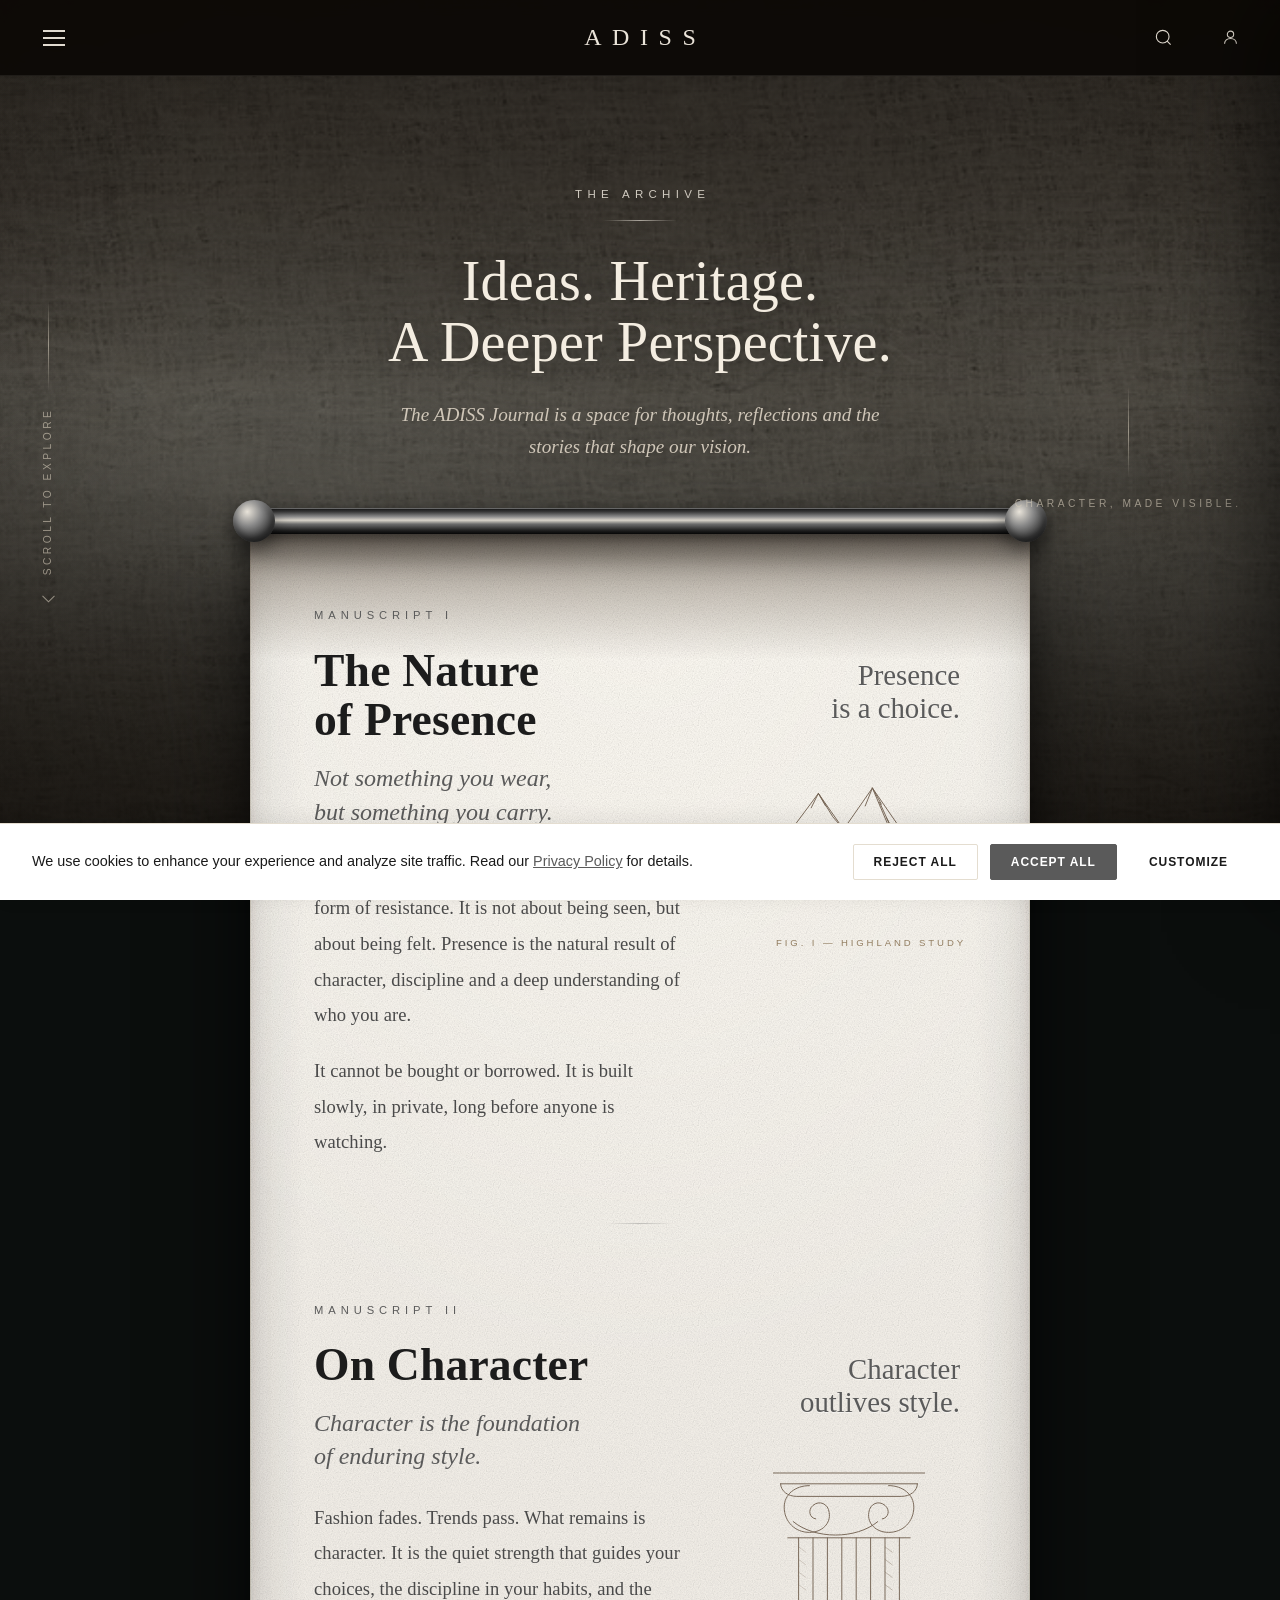
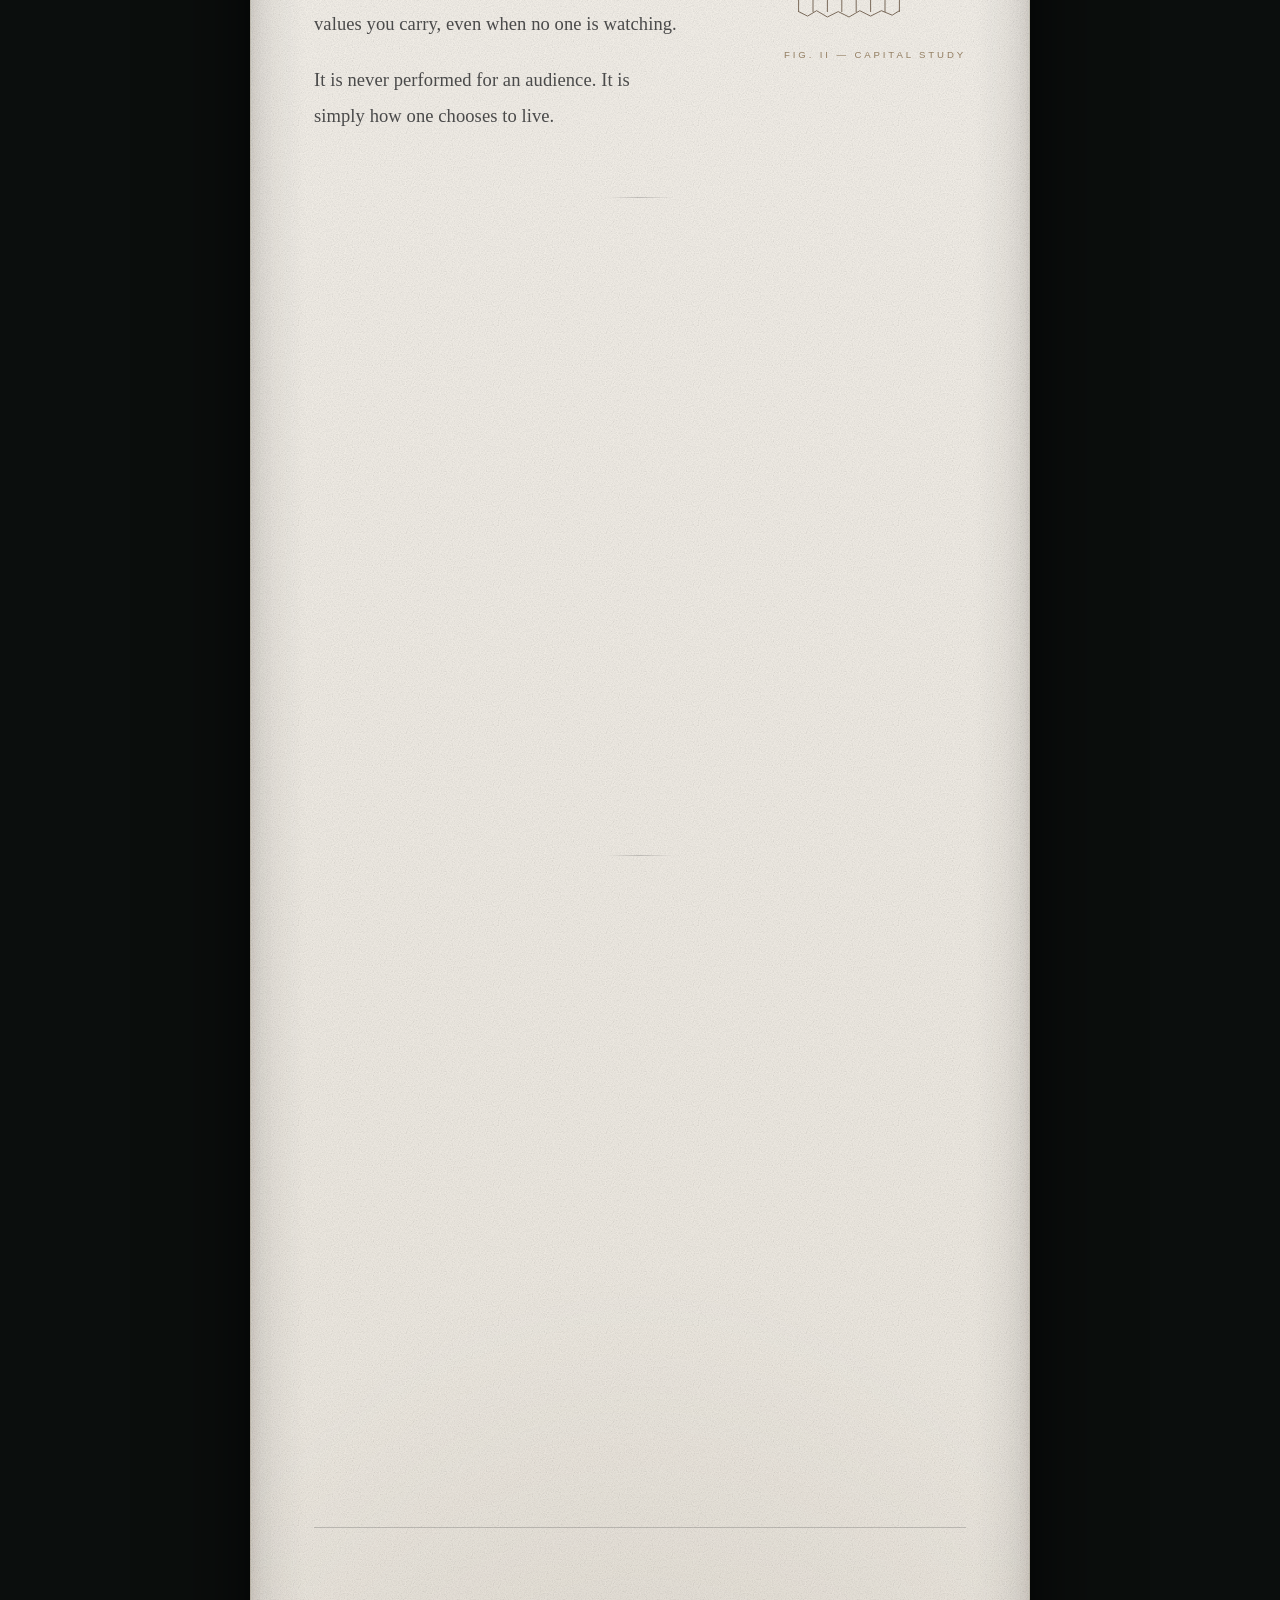
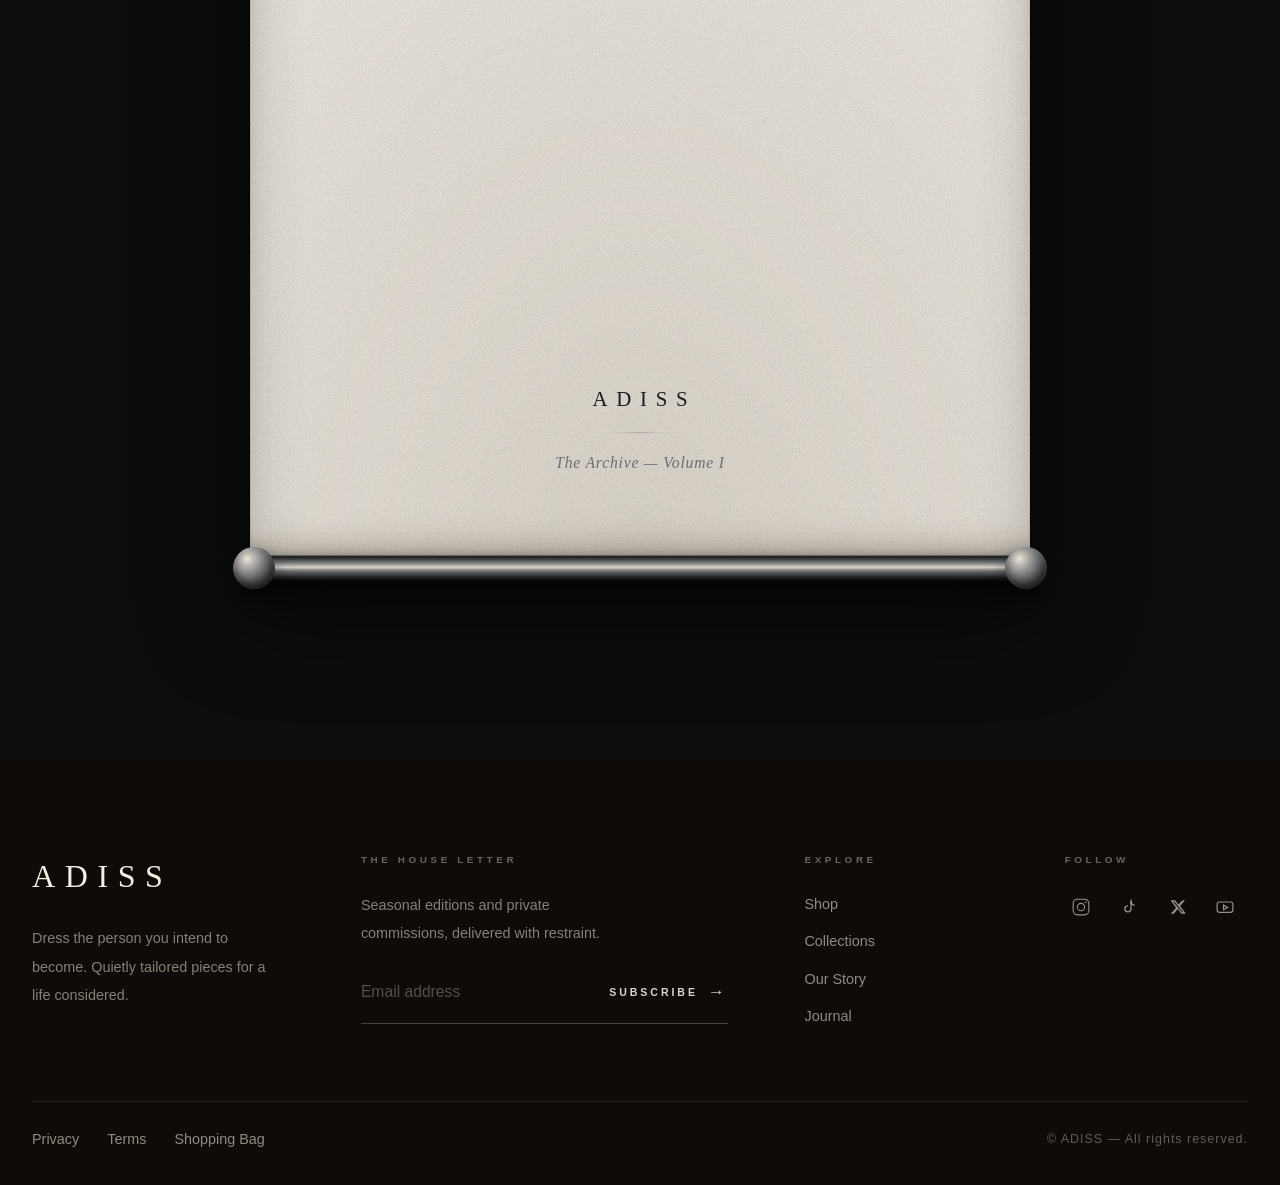
<file: blog.html>
<!DOCTYPE html>
<html lang="en">
<head>
    <meta charset="UTF-8">
    <meta name="viewport" content="width=device-width, initial-scale=1.0">

    <title>The Archive | ADISS</title>
    <meta name="description" content="The ADISS Archive is a living manuscript of the House — a private record of presence, character, craft and legacy, written to be read slowly.">

    <link rel="canonical" href="https://www.addisluxury.com/blog.html">

    <meta property="og:title" content="The Archive | ADISS">
    <meta property="og:description" content="The ADISS Archive is a living manuscript of the House — a private record of presence, character, craft and legacy, written to be read slowly.">
    <meta property="og:image" content="https://www.addisluxury.com/images/social-share-og.jpg">
    <meta property="og:url" content="https://www.addisluxury.com/blog.html">
    <meta property="og:type" content="website">
    <meta property="og:site_name" content="Addis Luxury">

    <meta name="twitter:card" content="summary_large_image">
    <meta name="twitter:title" content="The Archive | ADISS">
    <meta name="twitter:description" content="The ADISS Archive is a living manuscript of the House — a private record of presence, character, craft and legacy, written to be read slowly.">
    <meta name="twitter:image" content="https://www.addisluxury.com/images/social-share-og.jpg">

    <link rel="icon" href="images/favicon.ico" type="image/x-icon">

    <meta name="google-site-verification" content="VERIFICATION_CODE_HERE">

    <meta http-equiv="Content-Security-Policy" content="default-src 'self'; script-src 'self' 'sha256-DVZ6rcUr/rn/B4fIYEhi4xJV/qflCwWiRQqjZG/nUM8=' 'sha256-rYYtDQxhwu50oVGAP7qDyhudhizrUwDsq+qwLrmnXD4=' https://www.googletagmanager.com https://www.google-analytics.com; style-src 'self' 'unsafe-inline' https://fonts.googleapis.com; font-src 'self' https://fonts.gstatic.com data:; img-src 'self' data: https: blob:; connect-src 'self' https://www.google-analytics.com https://analytics.google.com; frame-src 'self' https://www.google.com https://maps.google.com; form-action 'self'; base-uri 'self'; upgrade-insecure-requests;">

    <link rel="preconnect" href="https://fonts.googleapis.com">
    <link rel="preconnect" href="https://fonts.gstatic.com" crossorigin>
    <link href="https://fonts.googleapis.com/css2?family=Cormorant+Garamond:ital,wght@0,300;0,400;0,500;0,600;1,300;1,400;1,500&family=Inter:wght@300;400;500;600;700&display=swap" rel="stylesheet">

    <link rel="stylesheet" href="css/styles.css">
    <link rel="stylesheet" href="css/archive.css">

    <noscript><style>.ab-preloader{display:none!important}body.ab-preloading{overflow:auto!important}</style></noscript>

    <script>
        window.dataLayer = window.dataLayer || [];
        function gtag(){dataLayer.push(arguments);}
        gtag('consent', 'default', {
            'ad_storage': 'denied',
            'ad_user_data': 'denied',
            'ad_personalization': 'denied',
            'analytics_storage': 'denied',
            'wait_for_update': 500
        });
    </script>
    <script async src="https://www.googletagmanager.com/gtag/js?id=G-XXXXXXXXXX"></script>
    <script>
        gtag('js', new Date());
        gtag('config', 'G-XXXXXXXXXX', {
            'send_page_view': true,
            'cookie_flags': 'SameSite=None;Secure'
        });
    </script>

    <script type="application/ld+json">
    {
      "@context": "https://schema.org",
      "@type": "BreadcrumbList",
      "itemListElement": [{
        "@type": "ListItem",
        "position": 1,
        "name": "Home",
        "item": "https://www.addisluxury.com/"
      },{
        "@type": "ListItem",
        "position": 2,
        "name": "The Archive",
        "item": "https://www.addisluxury.com/blog.html"
      }]
    }
    </script>
    <script type="application/ld+json">
    {
      "@context": "https://schema.org",
      "@type": "CollectionPage",
      "name": "The Archive",
      "url": "https://www.addisluxury.com/blog.html",
      "description": "A living manuscript of the House — presence, character, craft and legacy.",
      "hasPart": [
        {
          "@type": "CreativeWork",
          "name": "The Nature of Presence",
          "position": 1,
          "url": "https://www.addisluxury.com/blog.html#manuscript-i"
        },
        {
          "@type": "CreativeWork",
          "name": "On Character",
          "position": 2,
          "url": "https://www.addisluxury.com/blog.html#manuscript-ii"
        },
        {
          "@type": "CreativeWork",
          "name": "Craft & Permanence",
          "position": 3,
          "url": "https://www.addisluxury.com/blog.html#manuscript-iii"
        },
        {
          "@type": "CreativeWork",
          "name": "The Greater Whole",
          "position": 4,
          "url": "https://www.addisluxury.com/blog.html#manuscript-iv"
        }
      ]
    }
    </script>
</head>
<body class="has-mobile-cta page-home ab-preloading arc-page">
    <a href="#main-content" class="skip-link">Skip to main content</a>

    <!-- Brand Preloader (onyx + ivory) -->
    <div class="ab-preloader" id="preloader" aria-hidden="true">
        <span class="ab-preloader__word">ADISS</span>
        <span class="ab-preloader__bar"></span>
    </div>

<!-- Ultra-Minimal Navigation Header (ADISS) -->
    <header class="site-header ad-header ad-solid" id="site-header">
        <div class="header-container ad-header__grid">
            <!-- Far Left: Minimal Menu Icon -->
            <div class="header-zone-left ad-header__left">
                <button type="button" class="nav-toggle-btn ad-nav-toggle" id="nav-toggle-btn" aria-label="Toggle mobile menu" aria-expanded="false">
                    <span class="nav-toggle-bar"></span>
                    <span class="nav-toggle-bar"></span>
                    <span class="nav-toggle-bar"></span>
                </button>
            </div>

            <!-- Center: Brand Logo -->
            <div class="ad-header__center">
                <a href="index.html" class="site-logo ad-logo">ADISS</a>
            </div>

            <!-- Right: Search + Profile -->
            <div class="header-zone-right ad-header__right">
                <button type="button" class="header-icon-btn ad-icon search-trigger-btn" aria-label="Search">
                    <svg viewBox="0 0 24 24"><circle cx="11" cy="11" r="8"/><line x1="21" y1="21" x2="16.65" y2="16.65"/></svg>
                </button>
                <a href="account.html" class="header-icon-btn ad-icon" aria-label="Client account">
                    <svg viewBox="0 0 24 24"><circle cx="12" cy="8" r="4"/><path d="M4.5 20c0-4.2 3.3-6.7 7.5-6.7s7.5 2.5 7.5 6.7"/></svg>
                </a>
            </div>
        </div>
    </header>

    <!-- Menu Drawer (zero-scroll, fits one viewport) -->
    <div class="mobile-nav-drawer" id="mobile-nav-drawer" aria-label="Mobile navigation">
        <div class="mobile-nav-header">
            <a href="index.html" class="site-logo">ADISS</a>
            <button type="button" class="mobile-nav-close" id="mobile-nav-close" aria-label="Close menu">
                <svg viewBox="0 0 24 24" aria-hidden="true"><line x1="18" y1="6" x2="6" y2="18"/><line x1="6" y1="6" x2="18" y2="18"/></svg>
            </button>
        </div>
        <nav class="mobile-nav-list" aria-label="Menu">
            <a href="index.html" class="mobile-nav-link">Home</a>
            <a href="shop.html" class="mobile-nav-link">Shop</a>
            <a href="products.html" class="mobile-nav-link">Collections</a>
            <a href="about.html" class="mobile-nav-link">Our Story</a>
            <a href="blog.html" class="mobile-nav-link active">Journal</a>
            <a href="account.html" class="mobile-nav-link">Client Account</a>
        </nav>
        <div class="mobile-nav-bottom">
            <a href="account.html" class="mobile-nav-footlink">Client Area</a>
            <a href="index.html#contact" class="mobile-nav-footlink mobile-nav-footlink--accent">Book a Private Consultation <span aria-hidden="true">&rarr;</span></a>
        </div>
    </div>

    <!-- Focused Search Overlay (pill pop-out) -->
    <div class="search-modal-overlay" id="search-modal-overlay" role="dialog" aria-modal="true" aria-label="Search ADISS">
        <div class="search-pop">
            <div class="search-pop__pill">
                <svg class="search-pop__icon" viewBox="0 0 24 24" fill="none" stroke="currentColor" stroke-width="1.4" aria-hidden="true"><circle cx="11" cy="11" r="8"/><line x1="21" y1="21" x2="16.65" y2="16.65"/></svg>
                <input type="text" class="search-pop__input" id="search-input" placeholder="Search pieces, collections, stories" autocomplete="off" aria-label="Search ADISS">
                <button type="button" class="search-pop__close" id="search-modal-close" aria-label="Close search">
                    <svg viewBox="0 0 24 24" fill="none" stroke="currentColor" stroke-width="1.4" aria-hidden="true"><line x1="18" y1="6" x2="6" y2="18"/><line x1="6" y1="6" x2="18" y2="18"/></svg>
                </button>
            </div>
            <div class="search-results-list search-pop__results" id="search-results-list"></div>
        </div>
    </div><!-- Slide-Over Mini-Cart Drawer -->
    <div class="cart-drawer-overlay" id="cart-drawer-overlay"></div>
    <div class="cart-drawer" id="cart-drawer" role="dialog" aria-label="Shopping Bag">
        <div class="cart-drawer-header">
            <span class="cart-drawer-title">Your Shopping Bag</span>
            <button type="button" class="cart-drawer-close" id="cart-drawer-close" aria-label="Close shopping bag">
                <svg width="20" height="20" viewBox="0 0 24 24" fill="none" stroke="currentColor" stroke-width="2"><line x1="18" y1="6" x2="6" y2="18"/><line x1="6" y1="6" x2="18" y2="18"/></svg>
            </button>
        </div>
        <div class="shipping-progress-section">
            <div class="shipping-progress-text" id="cart-shipping-msg">Complimentary Luxury Worldwide Shipping Unlocked</div>
            <div class="shipping-progress-bar-bg">
                <div class="shipping-progress-bar-fill" id="cart-shipping-fill" style="width: 100%;"></div>
            </div>
        </div>
        <div class="cart-drawer-body" id="cart-drawer-items"></div>
        <div class="cart-drawer-footer">
            <div class="cart-summary-row">
                <span>Estimated Subtotal</span>
                <strong id="cart-drawer-subtotal" data-price-usd="6250">$6,250</strong>
            </div>
            <div class="cart-summary-row" style="color: var(--color-gray); font-size: 0.8rem;">
                <span>Duties &amp; Worldwide Courier Delivery</span>
                <span>Included at Checkout</span>
            </div>
            <a href="cart.html" class="btn btn--primary btn--full cart-drawer-checkout-btn">Proceed to Checkout</a>
            <a href="shop.html" class="cart-drawer-view-bag-link">Continue Browsing</a>
        </div>
    </div>

    <main id="main-content" class="arc-main">

        <!-- Cinematic atmospheric background -->
        <div class="arc-bg" aria-hidden="true">
            <div class="arc-bg__sky"></div>
            <div class="arc-bg__fabric"></div>
            <div class="arc-bg__mist"></div>
            <div class="arc-bg__grain"></div>
            <div class="arc-bg__vignette"></div>
        </div>

        <!-- Side atmosphere -->
        <aside class="arc-rail arc-rail--left" aria-hidden="true">
            <span class="arc-rail__line"></span>
            <span class="arc-rail__text">Scroll to explore</span>
            <span class="arc-rail__chev"></span>
        </aside>
        <aside class="arc-rail arc-rail--right" aria-hidden="true">
            <span class="arc-rail__line"></span>
            <span class="arc-rail__text">Character, made visible.</span>
        </aside>

        <!-- Hero -->
        <section class="arc-hero">
            <p class="arc-hero__label">The Archive</p>
            <span class="arc-hero__rule" aria-hidden="true"></span>
            <h1 class="arc-hero__title">Ideas. Heritage.<br>A Deeper Perspective.</h1>
            <p class="arc-hero__support">The ADISS Journal is a space for thoughts, reflections and the stories that shape our vision.</p>
        </section>

        <!-- Manuscript -->
        <section class="arc-stage">
            <div class="arc-scroll">
                <div class="arc-roller arc-roller--top" aria-hidden="true"></div>

                <div class="arc-paper">

                    <!-- Manuscript I -->
                    <article class="arc-chapter" id="manuscript-i">
                        <p class="arc-chapter__label" data-arc-reveal>Manuscript I</p>
                        <div class="arc-chapter__grid">
                            <div class="arc-chapter__text">
                                <h2 class="arc-chapter__title" data-arc-reveal>The Nature<br>of Presence</h2>
                                <p class="arc-chapter__subtitle" data-arc-reveal>Not something you wear,<br>but something you carry.</p>
                                <p class="arc-chapter__body" data-arc-reveal>In a world that moves too fast, true presence is a form of resistance. It is not about being seen, but about being felt. Presence is the natural result of character, discipline and a deep understanding of who you are.</p>
                                <p class="arc-chapter__body" data-arc-reveal>It cannot be bought or borrowed. It is built slowly, in private, long before anyone is watching.</p>
                            </div>
                            <aside class="arc-chapter__aside">
                                <p class="arc-note" data-arc-reveal>Presence<br>is a choice.</p>
                                <figure class="arc-sketch" data-arc-reveal>
                                    <svg class="arc-sketch__svg" viewBox="0 0 260 190" role="img" aria-label="Ink study of a mountain range">
                                        <g fill="none" stroke="currentColor" stroke-width="1.05" stroke-linecap="round" stroke-linejoin="round">
                                            <path d="M14 156 L96 46 L124 86 L156 40 L236 156"/>
                                            <path d="M96 46 L112 72 L124 86"/>
                                            <path d="M96 46 L88 62 M96 46 L104 60"/>
                                            <path d="M156 40 L148 60 M156 40 L166 58"/>
                                            <path d="M124 86 L138 112 M130 90 L146 116 M136 94 L152 118 M142 99 L158 120"/>
                                            <path d="M156 40 L178 92 M164 56 L186 104 M172 74 L196 118"/>
                                            <path d="M24 156 L20 164 M40 156 L36 164 M56 156 L52 164 M72 156 L68 164 M88 156 L84 164 M104 156 L100 164 M120 156 L116 164 M136 156 L132 164 M152 156 L148 164 M168 156 L164 164 M184 156 L180 164 M200 156 L196 164 M216 156 L212 164 M232 156 L228 164"/>
                                            <path d="M180 128 C196 122 210 128 224 124"/>
                                        </g>
                                    </svg>
                                    <figcaption class="arc-sketch__cap">Fig. I &mdash; Highland study</figcaption>
                                </figure>
                            </aside>
                        </div>
                        <div class="arc-chapter__divider" aria-hidden="true"></div>
                    </article>

                    <!-- Manuscript II -->
                    <article class="arc-chapter" id="manuscript-ii">
                        <p class="arc-chapter__label" data-arc-reveal>Manuscript II</p>
                        <div class="arc-chapter__grid">
                            <div class="arc-chapter__text">
                                <h2 class="arc-chapter__title" data-arc-reveal>On Character</h2>
                                <p class="arc-chapter__subtitle" data-arc-reveal>Character is the foundation<br>of enduring style.</p>
                                <p class="arc-chapter__body" data-arc-reveal>Fashion fades. Trends pass. What remains is character. It is the quiet strength that guides your choices, the discipline in your habits, and the values you carry, even when no one is watching.</p>
                                <p class="arc-chapter__body" data-arc-reveal>It is never performed for an audience. It is simply how one chooses to live.</p>
                            </div>
                            <aside class="arc-chapter__aside">
                                <p class="arc-note" data-arc-reveal>Character<br>outlives style.</p>
                                <figure class="arc-sketch" data-arc-reveal>
                                    <svg class="arc-sketch__svg" viewBox="0 0 260 210" role="img" aria-label="Ink study of a classical column capital">
                                        <g fill="none" stroke="currentColor" stroke-width="1.05" stroke-linecap="round" stroke-linejoin="round">
                                            <path d="M46 30 L214 30"/>
                                            <path d="M54 42 L206 42"/>
                                            <path d="M54 42 C54 50 62 56 72 56 L188 56 C198 56 206 50 206 42"/>
                                            <path d="M86 44 C70 44 58 54 58 68 C58 84 70 96 86 96 C100 96 110 86 108 74 C107 64 97 60 90 66 C84 71 86 80 93 81"/>
                                            <path d="M174 44 C190 44 202 54 202 68 C202 84 190 96 174 96 C160 96 150 86 152 74 C153 64 163 60 170 66 C176 71 174 80 167 81"/>
                                            <path d="M68 84 C92 104 138 104 162 84"/>
                                            <path d="M62 102 L198 102"/>
                                            <path d="M74 102 L74 184 M90 102 L90 184 M106 102 L106 184 M122 102 L122 184 M138 102 L138 184 M154 102 L154 184 M170 102 L170 184 M186 102 L186 184"/>
                                            <path d="M74 184 L84 189 L94 183 L106 190 L118 184 L130 190 L142 183 L154 189 L166 183 L178 188 L186 183"/>
                                            <path d="M170 112 L178 118 M170 126 L178 132 M170 140 L178 146 M170 154 L178 160" opacity="0.4"/>
                                            <path d="M74 112 L82 118 M74 126 L82 132 M74 140 L82 146 M74 154 L82 160" opacity="0.25"/>
                                        </g>
                                    </svg>
                                    <figcaption class="arc-sketch__cap">Fig. II &mdash; Capital study</figcaption>
                                </figure>
                            </aside>
                        </div>
                        <div class="arc-chapter__divider" aria-hidden="true"></div>
                    </article>

                    <!-- Manuscript III -->
                    <article class="arc-chapter" id="manuscript-iii">
                        <p class="arc-chapter__label" data-arc-reveal>Manuscript III</p>
                        <div class="arc-chapter__grid">
                            <div class="arc-chapter__text">
                                <h2 class="arc-chapter__title" data-arc-reveal>Craft &amp; Permanence</h2>
                                <p class="arc-chapter__subtitle" data-arc-reveal>Not made for a season,<br>but for generations.</p>
                                <p class="arc-chapter__body" data-arc-reveal>True luxury is not in what is new, but in what endures. Craft is the bridge between the hands that create and the lives that follow. It is a commitment to quality, to detail, and to a standard that cannot be rushed.</p>
                                <p class="arc-chapter__body" data-arc-reveal>Every seam is a decision. Every decision, a promise quietly kept.</p>
                            </div>
                            <aside class="arc-chapter__aside">
                                <p class="arc-note" data-arc-reveal>Timeless<br>by design.</p>
                                <figure class="arc-sketch" data-arc-reveal>
                                    <svg class="arc-sketch__svg" viewBox="0 0 260 190" role="img" aria-label="Ink study of draped fabric">
                                        <g fill="none" stroke="currentColor" stroke-width="1.05" stroke-linecap="round" stroke-linejoin="round">
                                            <path d="M26 34 C70 40 62 78 96 96 C126 112 108 150 138 172"/>
                                            <path d="M62 28 C96 48 78 84 112 104 C142 122 126 156 150 176"/>
                                            <path d="M104 26 C130 52 112 88 142 110 C166 128 152 158 172 178"/>
                                            <path d="M150 30 C170 58 154 92 178 114 C198 132 188 158 204 176"/>
                                            <path d="M196 38 C210 64 200 96 218 118 C232 136 226 158 236 172"/>
                                            <path d="M40 60 C56 66 50 86 66 96 M78 60 C92 72 84 96 100 108 M116 62 C130 78 120 102 136 118 M158 66 C170 84 160 106 176 124 M198 72 C208 92 198 110 212 130" opacity="0.5"/>
                                            <path d="M26 34 L236 34" opacity="0.35"/>
                                        </g>
                                    </svg>
                                    <figcaption class="arc-sketch__cap">Fig. III &mdash; Fabric study</figcaption>
                                </figure>
                            </aside>
                        </div>
                        <div class="arc-chapter__divider" aria-hidden="true"></div>
                    </article>

                    <!-- Manuscript IV -->
                    <article class="arc-chapter" id="manuscript-iv">
                        <p class="arc-chapter__label" data-arc-reveal>Manuscript IV</p>
                        <div class="arc-chapter__grid">
                            <div class="arc-chapter__text">
                                <h2 class="arc-chapter__title" data-arc-reveal>The Greater Whole</h2>
                                <p class="arc-chapter__subtitle" data-arc-reveal>Beyond what we make,<br>there is what we leave behind.</p>
                                <p class="arc-chapter__body" data-arc-reveal>A house is measured not by its seasons, but by what it leaves to those who come after. Every thread, every choice and every quiet standard becomes part of a longer story.</p>
                                <p class="arc-chapter__body" data-arc-reveal>To build well is to think beyond oneself &mdash; to add to a whole that will outlast the hands that made it.</p>
                            </div>
                            <aside class="arc-chapter__aside">
                                <p class="arc-note" data-arc-reveal>A legacy in<br>every detail.</p>
                                <figure class="arc-sketch" data-arc-reveal>
                                    <svg class="arc-sketch__svg" viewBox="0 0 260 190" role="img" aria-label="Ink study of a lone tree and distant hills">
                                        <g fill="none" stroke="currentColor" stroke-width="1.05" stroke-linecap="round" stroke-linejoin="round">
                                            <path d="M10 128 L58 96 L92 118 L128 84 L170 116 L206 92 L250 122"/>
                                            <path d="M10 140 L250 140" opacity="0.5"/>
                                            <path d="M126 158 L126 92"/>
                                            <path d="M126 132 C116 126 110 116 110 104 M126 126 C136 120 142 110 142 98 M126 116 C116 112 108 104 104 94 M126 112 C138 108 146 100 150 90"/>
                                            <path d="M104 96 C96 88 96 74 106 68 C112 58 128 56 136 64 C146 58 160 62 164 74 C174 78 178 92 170 100 C176 108 170 120 158 122 C152 132 136 134 128 126 C120 132 106 128 104 118 C96 116 92 104 104 96"/>
                                            <path d="M110 82 C118 76 130 76 138 82 M108 100 C118 94 134 94 146 100 M118 112 C130 108 142 108 152 112" opacity="0.45"/>
                                            <path d="M118 58 C124 52 134 52 140 58 M100 70 C104 64 112 62 118 64 M154 66 C160 62 168 64 172 70" opacity="0.4"/>
                                            <path d="M108 148 L104 160 M126 152 L126 164 M144 148 L148 160 M32 140 L28 150 M50 140 L46 150 M68 140 L64 150 M86 140 L82 150 M166 140 L162 150 M184 140 L180 150 M202 140 L198 150 M220 140 L216 150"/>
                                        </g>
                                    </svg>
                                    <figcaption class="arc-sketch__cap">Fig. IV &mdash; Landscape study</figcaption>
                                </figure>
                            </aside>
                        </div>
                    </article>

                    <!-- The Visionary -->
                    <section class="arc-vision" aria-labelledby="arc-vision-title">
                        <p class="arc-vision__label" data-arc-reveal>The Visionary</p>
                        <h2 class="arc-vision__title" id="arc-vision-title" data-arc-reveal>A belief held by a person.</h2>
                        <p class="arc-vision__text" data-arc-reveal>The philosophy of the House began with a conviction about clothing and identity. Meet the people who hold that conviction and continue to shape ADISS.</p>
                        <a class="arc-vision__link" href="founder.html" data-arc-reveal>
                            <span>Meet the Visionary</span>
                            <span class="arc-vision__arrow" aria-hidden="true">&rarr;</span>
                        </a>
                    </section>

                    <!-- Colophon -->
                    <footer class="arc-colophon">
                        <span class="arc-colophon__mono" data-arc-reveal>ADISS</span>
                        <span class="arc-colophon__rule" aria-hidden="true"></span>
                        <p class="arc-colophon__note" data-arc-reveal>The Archive &mdash; Volume I</p>
                    </footer>

                </div>

                <div class="arc-roller arc-roller--bottom" aria-hidden="true"></div>
            </div>
        </section>

    </main>

        <footer class="site-footer ad-footer">
        <div class="container">
            <div class="ad-footer__grid">

                <div class="ad-footer__brand">
                    <a href="index.html" class="ad-footer__logo">ADISS</a>
                    <p class="ad-footer__tagline">Dress the person you intend to become. Quietly tailored pieces for a life considered.</p>
                </div>

                <div class="ad-footer__news">
                    <p class="ad-footer__label">The House Letter</p>
                    <p class="ad-footer__news-note">Seasonal editions and private commissions, delivered with restraint.</p>
                    <form class="ad-newsletter" id="footer-newsletter">
                        <input type="email" class="ad-newsletter__input" name="email" placeholder="Email address" aria-label="Email address">
                        <button type="submit" class="ad-newsletter__submit">
                            Subscribe <span aria-hidden="true">&rarr;</span>
                        </button>
                    </form>
                    <p class="ad-newsletter__status" id="footer-newsletter-status" role="status"></p>
                </div>

                <div class="ad-footer__menu">
                    <p class="ad-footer__label">Explore</p>
                    <ul class="ad-footer__list">
                        <li><a href="shop.html">Shop</a></li>
                        <li><a href="products.html">Collections</a></li>
                        <li><a href="about.html">Our Story</a></li>
                        <li><a href="blog.html">Journal</a></li>
                    </ul>
                </div>

                <div class="ad-footer__social">
                    <p class="ad-footer__label">Follow</p>
                    <ul class="ad-social">
                        <li><a href="https://www.instagram.com/" target="_blank" rel="noopener" aria-label="Instagram">
                            <svg viewBox="0 0 24 24" fill="none" stroke="currentColor" stroke-width="1.3" aria-hidden="true"><rect x="2.6" y="2.6" width="18.8" height="18.8" rx="5.2"/><circle cx="12" cy="12" r="4.4"/><circle cx="17.6" cy="6.4" r="1" fill="currentColor" stroke="none"/></svg>
                        </a></li>
                        <li><a href="https://www.tiktok.com/" target="_blank" rel="noopener" aria-label="TikTok">
                            <svg viewBox="0 0 24 24" fill="none" stroke="currentColor" stroke-width="1.5" aria-hidden="true"><path d="M14.4 3v11.2a3.7 3.7 0 1 1-3.7-3.7"/><path d="M14.4 5.6a4.9 4.9 0 0 0 4.4 4.4"/></svg>
                        </a></li>
                        <li><a href="https://x.com/" target="_blank" rel="noopener" aria-label="X (formerly Twitter)">
                            <svg viewBox="0 0 24 24" fill="currentColor" aria-hidden="true"><path d="M18.9 4h2.68l-5.86 6.69 6.9 9.31h-5.4l-4.23-5.6-4.84 5.6H4.53l6.27-7.17L4.2 4h5.54l3.83 5.12L18.9 4zm-.94 14.32h1.49L8.9 5.57H7.3l10.66 12.75z"/></svg>
                        </a></li>
                        <li><a href="https://www.youtube.com/" target="_blank" rel="noopener" aria-label="YouTube">
                            <svg viewBox="0 0 24 24" fill="none" stroke="currentColor" stroke-width="1.4" aria-hidden="true"><rect x="2.5" y="6" width="19" height="12.5" rx="3.2"/><path d="M10.2 9.6l5 2.9-5 2.9z"/></svg>
                        </a></li>
                    </ul>
                </div>
            </div>

            <div class="ad-footer__bottom">
                <div class="ad-footer__legal">
                    <a href="privacy-policy.html">Privacy</a>
                    <a href="terms.html">Terms</a>
                    <a href="cart.html">Shopping Bag</a>
                </div>
                <p class="ad-footer__copyright">&copy; ADISS &mdash; All rights reserved.</p>
            </div>
        </div>
    </footer>

    <!-- Cookie Consent Banner -->
    <div class="cookie-banner" id="cookie-banner" role="dialog" aria-label="Cookie consent">
        <div class="cookie__content container">
            <p class="cookie__text">We use cookies to enhance your experience and analyze site traffic. Read our <a href="privacy-policy.html">Privacy Policy</a> for details.</p>
            <div class="cookie__actions">
                <button class="cookie__btn cookie__btn--reject" id="cookie-reject">Reject All</button>
                <button class="cookie__btn cookie__btn--accept" id="cookie-accept">Accept All</button>
                <button class="cookie__btn cookie__btn--settings" id="cookie-settings">Customize</button>
            </div>
        </div>
    </div>

    <script src="js/main.js"></script>
    <script src="js/archive.js"></script>
</body>
</html>
</file>
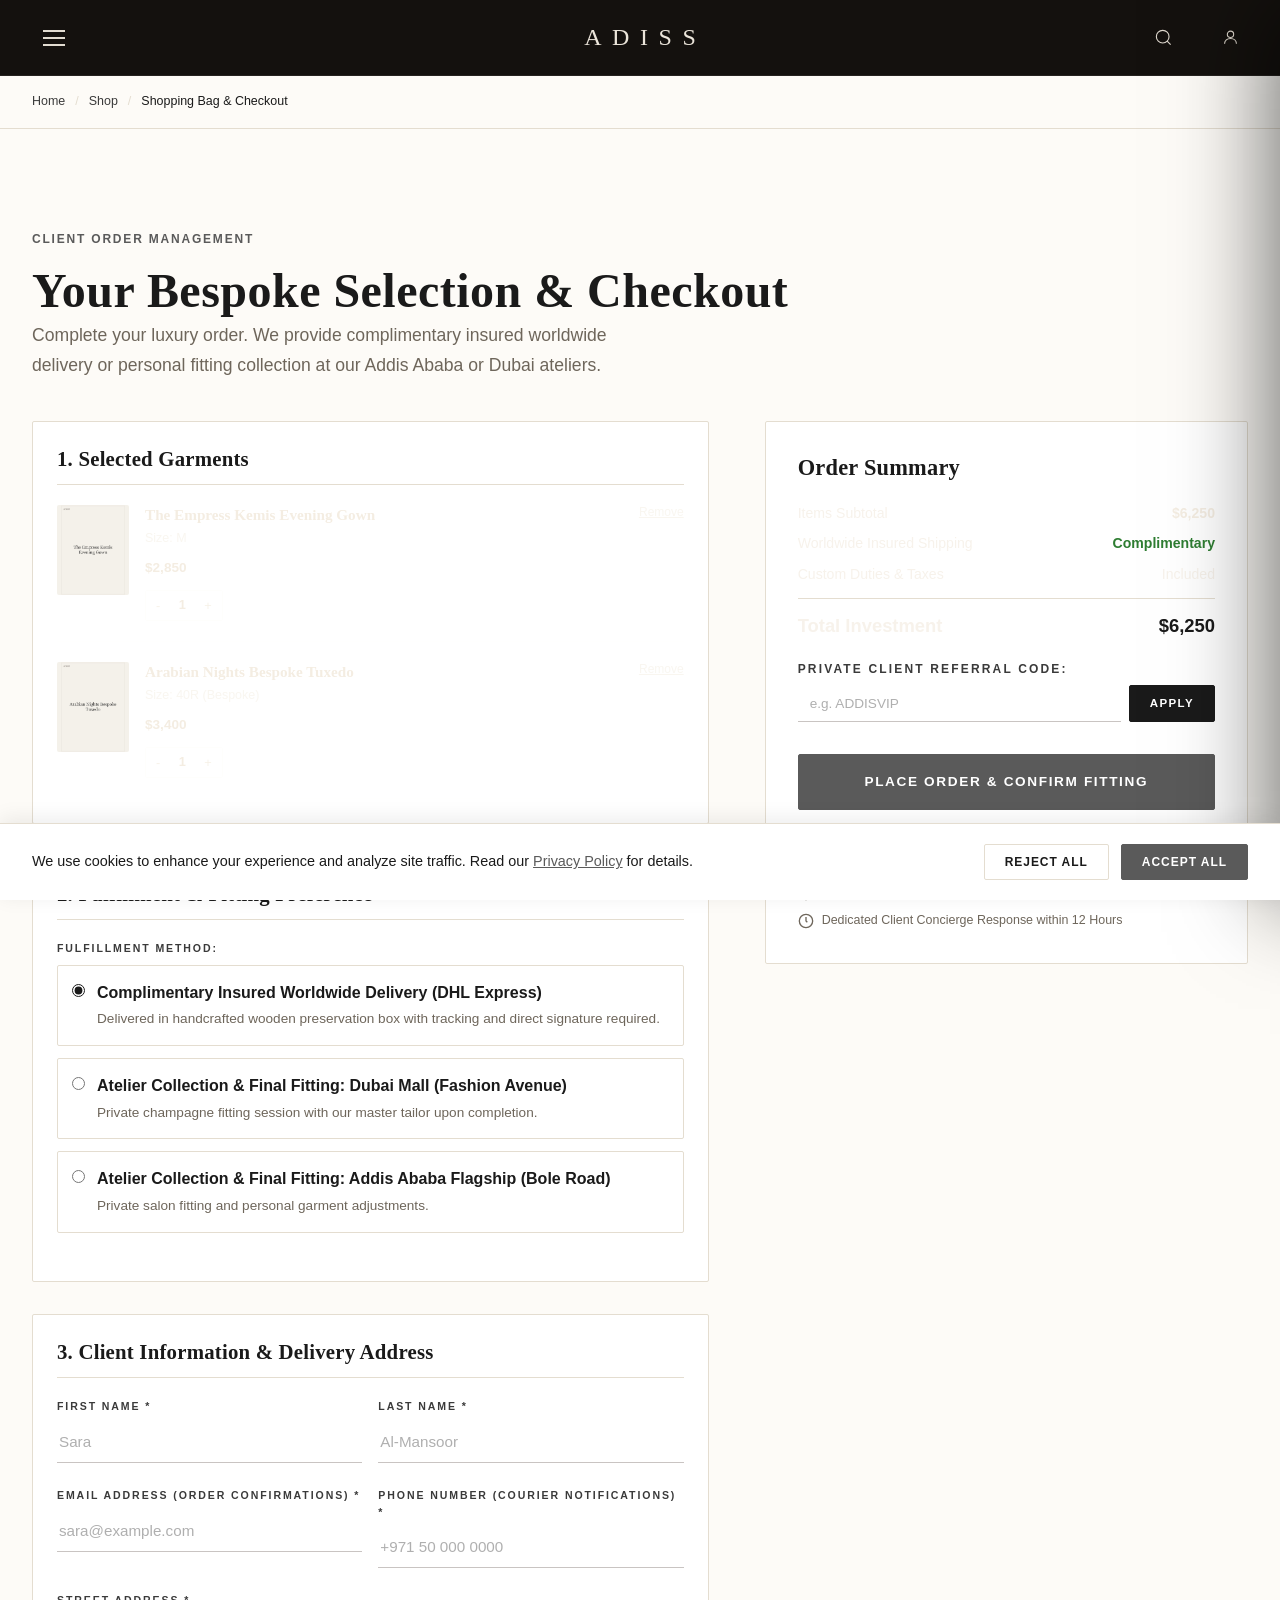
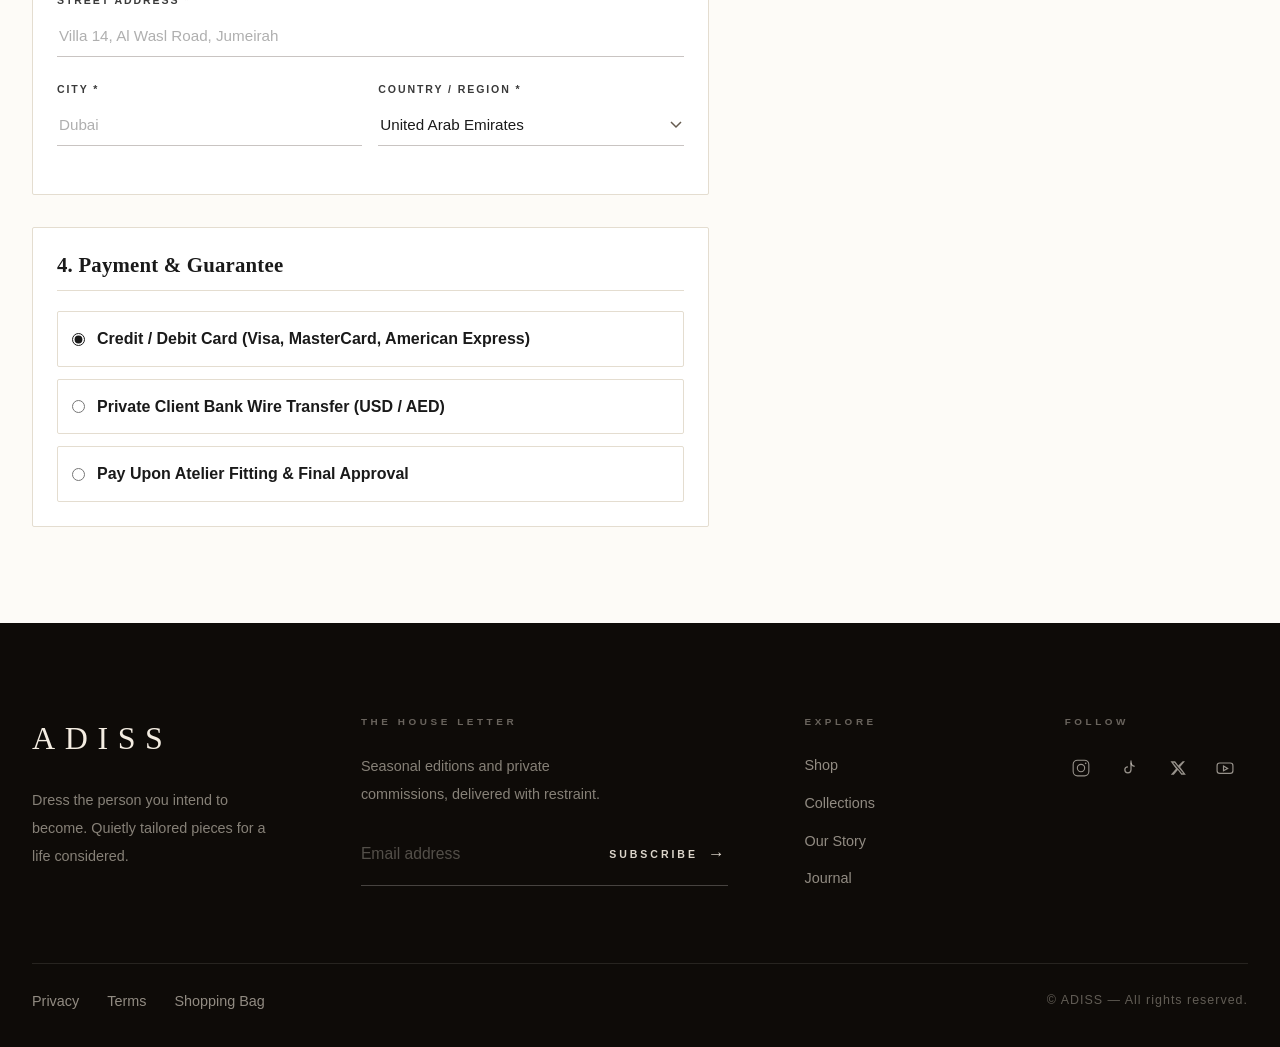
<file: cart.html>
<!DOCTYPE html>
<html lang="en">
<head>
    <meta charset="UTF-8">
    <meta name="viewport" content="width=device-width, initial-scale=1.0">

    <title>Shopping Bag &amp; Checkout | Addis Luxury</title>
    <meta name="description" content="Review your luxury bespoke and ready-to-wear shopping bag and proceed with secure international checkout.">

    <link rel="canonical" href="https://www.addisluxury.com/cart.html">

    <meta property="og:title" content="Shopping Bag &amp; Checkout | Addis Luxury">
    <meta property="og:description" content="Review your luxury bespoke and ready-to-wear shopping bag and proceed with secure international checkout.">
    <meta property="og:image" content="https://www.addisluxury.com/images/social-share-og.jpg">
    <meta property="og:url" content="https://www.addisluxury.com/cart.html">
    <meta property="og:type" content="website">
    <meta property="og:site_name" content="Addis Luxury">

    <meta name="twitter:card" content="summary_large_image">
    <meta name="twitter:title" content="Shopping Bag &amp; Checkout | Addis Luxury">
    <meta name="twitter:description" content="Review your luxury bespoke and ready-to-wear shopping bag and proceed with secure international checkout.">
    <meta name="twitter:image" content="https://www.addisluxury.com/images/social-share-og.jpg">

    <link rel="icon" href="images/favicon.ico" type="image/x-icon">

    <meta name="google-site-verification" content="VERIFICATION_CODE_HERE">

    <meta http-equiv="Content-Security-Policy" content="default-src 'self'; script-src 'self' 'sha256-DVZ6rcUr/rn/B4fIYEhi4xJV/qflCwWiRQqjZG/nUM8=' 'sha256-rYYtDQxhwu50oVGAP7qDyhudhizrUwDsq+qwLrmnXD4=' https://www.googletagmanager.com https://www.google-analytics.com; style-src 'self' 'unsafe-inline' https://fonts.googleapis.com; font-src 'self' https://fonts.gstatic.com data:; img-src 'self' data: https: blob:; connect-src 'self' https://www.google-analytics.com https://analytics.google.com; frame-src 'self' https://www.google.com https://maps.google.com; form-action 'self'; base-uri 'self'; upgrade-insecure-requests;">

    <link rel="preconnect" href="https://fonts.googleapis.com">
    <link rel="preconnect" href="https://fonts.gstatic.com" crossorigin>
    <link href="https://fonts.googleapis.com/css2?family=Cormorant+Garamond:ital,wght@0,300;0,400;0,500;0,600;1,300;1,400;1,500&family=Inter:wght@300;400;500;600;700&display=swap" rel="stylesheet">

    <link rel="stylesheet" href="css/styles.css">

    <noscript><style>.ab-preloader{display:none!important}body.ab-preloading{overflow:auto!important}</style></noscript>

    <script>
        window.dataLayer = window.dataLayer || [];
        function gtag(){dataLayer.push(arguments);}
        gtag('consent', 'default', {
            'ad_storage': 'denied',
            'ad_user_data': 'denied',
            'ad_personalization': 'denied',
            'analytics_storage': 'denied',
            'wait_for_update': 500
        });
    </script>
    <script async src="https://www.googletagmanager.com/gtag/js?id=G-XXXXXXXXXX"></script>
    <script>
        gtag('js', new Date());
        gtag('config', 'G-XXXXXXXXXX', {
            'send_page_view': true,
            'cookie_flags': 'SameSite=None;Secure'
        });
    </script>

    <script type="application/ld+json">
    {
      "@context": "https://schema.org",
      "@type": "BreadcrumbList",
      "itemListElement": [
        {
          "@type": "ListItem",
          "position": 1,
          "name": "Home",
          "item": "https://www.addisluxury.com/"
        },
        {
          "@type": "ListItem",
          "position": 2,
          "name": "Shopping Bag",
          "item": "https://www.addisluxury.com/cart.html"
        }
      ]
    }
    </script>
</head>
<body class="has-mobile-cta page-home ab-preloading">
    <a href="#main-content" class="skip-link">Skip to main content</a>

    <!-- Brand Preloader (onyx + ivory) -->
    <div class="ab-preloader" id="preloader" aria-hidden="true">
        <span class="ab-preloader__word">ADISS</span>
        <span class="ab-preloader__bar"></span>
    </div>

    <!-- Ultra-Minimal Navigation Header (ADISS) -->
    <header class="site-header ad-header ad-solid" id="site-header">
        <div class="header-container ad-header__grid">
            <!-- Far Left: Minimal Menu Icon -->
            <div class="header-zone-left ad-header__left">
                <button type="button" class="nav-toggle-btn ad-nav-toggle" id="nav-toggle-btn" aria-label="Toggle mobile menu" aria-expanded="false">
                    <span class="nav-toggle-bar"></span>
                    <span class="nav-toggle-bar"></span>
                    <span class="nav-toggle-bar"></span>
                </button>
            </div>

            <!-- Center: Brand Logo -->
            <div class="ad-header__center">
                <a href="index.html" class="site-logo ad-logo">ADISS</a>
            </div>

            <!-- Right: Search + Profile -->
            <div class="header-zone-right ad-header__right">
                <button type="button" class="header-icon-btn ad-icon search-trigger-btn" aria-label="Search">
                    <svg viewBox="0 0 24 24"><circle cx="11" cy="11" r="8"/><line x1="21" y1="21" x2="16.65" y2="16.65"/></svg>
                </button>
                <a href="account.html" class="header-icon-btn ad-icon" aria-label="Client account">
                    <svg viewBox="0 0 24 24"><circle cx="12" cy="8" r="4"/><path d="M4.5 20c0-4.2 3.3-6.7 7.5-6.7s7.5 2.5 7.5 6.7"/></svg>
                </a>
            </div>
        </div>
    </header>

    <!-- Menu Drawer (zero-scroll, fits one viewport) -->
    <div class="mobile-nav-drawer" id="mobile-nav-drawer" aria-label="Mobile navigation">
        <div class="mobile-nav-header">
            <a href="index.html" class="site-logo">ADISS</a>
            <button type="button" class="mobile-nav-close" id="mobile-nav-close" aria-label="Close menu">
                <svg viewBox="0 0 24 24" aria-hidden="true"><line x1="18" y1="6" x2="6" y2="18"/><line x1="6" y1="6" x2="18" y2="18"/></svg>
            </button>
        </div>
        <nav class="mobile-nav-list" aria-label="Menu">
            <a href="index.html" class="mobile-nav-link">Home</a>
            <a href="shop.html" class="mobile-nav-link">Shop</a>
            <a href="products.html" class="mobile-nav-link">Collections</a>
            <a href="about.html" class="mobile-nav-link">Our Story</a>
            <a href="blog.html" class="mobile-nav-link">Journal</a>
            <a href="account.html" class="mobile-nav-link">Client Account</a>
        </nav>
        <div class="mobile-nav-bottom">
            <a href="account.html" class="mobile-nav-footlink">Client Area</a>
            <a href="index.html#contact" class="mobile-nav-footlink mobile-nav-footlink--accent">Book a Private Consultation <span aria-hidden="true">&rarr;</span></a>
        </div>
    </div>

    <!-- Focused Search Overlay (pill pop-out) -->
    <div class="search-modal-overlay" id="search-modal-overlay" role="dialog" aria-modal="true" aria-label="Search ADISS">
        <div class="search-pop">
            <div class="search-pop__pill">
                <svg class="search-pop__icon" viewBox="0 0 24 24" fill="none" stroke="currentColor" stroke-width="1.4" aria-hidden="true"><circle cx="11" cy="11" r="8"/><line x1="21" y1="21" x2="16.65" y2="16.65"/></svg>
                <input type="text" class="search-pop__input" id="search-input" placeholder="Search pieces, collections, stories" autocomplete="off" aria-label="Search ADISS">
                <button type="button" class="search-pop__close" id="search-modal-close" aria-label="Close search">
                    <svg viewBox="0 0 24 24" fill="none" stroke="currentColor" stroke-width="1.4" aria-hidden="true"><line x1="18" y1="6" x2="6" y2="18"/><line x1="6" y1="6" x2="18" y2="18"/></svg>
                </button>
            </div>
            <div class="search-results-list search-pop__results" id="search-results-list"></div>
        </div>
    </div><!-- Slide-Over Mini-Cart Drawer -->
    <div class="cart-drawer-overlay" id="cart-drawer-overlay"></div>
    <div class="cart-drawer" id="cart-drawer" role="dialog" aria-label="Shopping Bag">
        <div class="cart-drawer-header">
            <span class="cart-drawer-title">Your Shopping Bag</span>
            <button type="button" class="cart-drawer-close" id="cart-drawer-close" aria-label="Close shopping bag">
                <svg width="20" height="20" viewBox="0 0 24 24" fill="none" stroke="currentColor" stroke-width="2"><line x1="18" y1="6" x2="6" y2="18"/><line x1="6" y1="6" x2="18" y2="18"/></svg>
            </button>
        </div>
        <div class="shipping-progress-section">
            <div class="shipping-progress-text" id="cart-shipping-msg">Complimentary Luxury Worldwide Shipping Unlocked</div>
            <div class="shipping-progress-bar-bg">
                <div class="shipping-progress-bar-fill" id="cart-shipping-fill" style="width: 100%;"></div>
            </div>
        </div>
        <div class="cart-drawer-body" id="cart-drawer-items"></div>
        <div class="cart-drawer-footer">
            <div class="cart-summary-row">
                <span>Estimated Subtotal</span>
                <strong id="cart-drawer-subtotal" data-price-usd="6250">$6,250</strong>
            </div>
            <div class="cart-summary-row" style="color: var(--color-gray); font-size: 0.8rem;">
                <span>Duties &amp; Worldwide Courier Delivery</span>
                <span>Included at Checkout</span>
            </div>
            <a href="cart.html" class="btn btn--primary btn--full cart-drawer-checkout-btn">Proceed to Checkout</a>
            <a href="shop.html" class="cart-drawer-view-bag-link">Continue Browsing</a>
        </div>
    </div>

    <!-- Breadcrumb -->
    <nav class="breadcrumb" aria-label="Breadcrumb">
        <div class="container">
            <ol class="breadcrumb__list">
                <li class="breadcrumb__item"><a href="index.html" class="breadcrumb__link">Home</a></li>
                <li class="breadcrumb__item"><a href="shop.html" class="breadcrumb__link">Shop</a></li>
                <li class="breadcrumb__item" aria-current="page">Shopping Bag &amp; Checkout</li>
            </ol>
        </div>
    </nav>

    <!-- Main Checkout View -->
    <main id="main-content" class="section">
        <div class="container">
            <div class="section-header section-header--left">
                <span class="eyebrow">Client Order Management</span>
                <h1>Your Bespoke Selection &amp; Checkout</h1>
                <p class="subtitle">Complete your luxury order. We provide complimentary insured worldwide delivery or personal fitting collection at our Addis Ababa or Dubai ateliers.</p>
            </div>

            <form id="checkout-form">
                <div class="cart-page-layout">
                    <!-- Left: Items & Delivery Details -->
                    <div>
                        <!-- Items Table -->
                        <div class="cart-table-wrap">
                            <h2 class="checkout-step-title">1. Selected Garments</h2>
                            <div id="full-cart-items-container" style="display: flex; flex-direction: column; gap: 20px;">
                                <!-- Dynamic Items rendered from localStorage -->
                                <div class="cart-item-card">
                                    <img src="images/product-garment-01.jpg" alt="The Empress Kemis Evening Gown" class="cart-item-img">
                                    <div class="cart-item-info">
                                        <span class="cart-item-title">The Empress Kemis Evening Gown</span>
                                        <span class="cart-item-meta">Size: M (EU 38) | Custom Fitting Included</span>
                                        <span class="cart-item-price" data-price-usd="2850">$2,850</span>
                                    </div>
                                    <button type="button" class="cart-item-remove" data-cart-action="remove" data-id="empress-kemis-gown" data-size="M">Remove</button>
                                </div>

                                <div class="cart-item-card">
                                    <img src="images/product-garment-02.jpg" alt="Arabian Nights Bespoke Tuxedo" class="cart-item-img">
                                    <div class="cart-item-info">
                                        <span class="cart-item-title">Arabian Nights Bespoke Tuxedo</span>
                                        <span class="cart-item-meta">Size: 40R (Bespoke) | Italian Wool</span>
                                        <span class="cart-item-price" data-price-usd="3400">$3,400</span>
                                    </div>
                                    <button type="button" class="cart-item-remove" data-cart-action="remove" data-id="arabian-nights-tuxedo" data-size="40R (Bespoke)">Remove</button>
                                </div>
                            </div>
                        </div>

                        <!-- Delivery / Atelier Selection -->
                        <div class="cart-table-wrap" style="margin-top: 32px;">
                            <h2 class="checkout-step-title">2. Fulfillment &amp; Fitting Preference</h2>
                            <div class="form__group">
                                <label class="form__label">Fulfillment Method:</label>
                                <div style="display: flex; flex-direction: column; gap: 12px; margin-top: 8px;">
                                    <label style="display: flex; align-items: flex-start; gap: 12px; padding: 14px; border: 1px solid var(--color-gray-light); border-radius: 2px; cursor: pointer;">
                                        <input type="radio" name="delivery_method" value="express_courier" checked style="margin-top: 4px; accent-color: var(--color-charcoal);">
                                        <div>
                                            <strong>Complimentary Insured Worldwide Delivery (DHL Express)</strong>
                                            <p style="font-size: 0.85rem; color: var(--color-gray); margin-top: 2px;">Delivered in handcrafted wooden preservation box with tracking and direct signature required.</p>
                                        </div>
                                    </label>
                                    <label style="display: flex; align-items: flex-start; gap: 12px; padding: 14px; border: 1px solid var(--color-gray-light); border-radius: 2px; cursor: pointer;">
                                        <input type="radio" name="delivery_method" value="atelier_dubai" style="margin-top: 4px; accent-color: var(--color-charcoal);">
                                        <div>
                                            <strong>Atelier Collection &amp; Final Fitting: Dubai Mall (Fashion Avenue)</strong>
                                            <p style="font-size: 0.85rem; color: var(--color-gray); margin-top: 2px;">Private champagne fitting session with our master tailor upon completion.</p>
                                        </div>
                                    </label>
                                    <label style="display: flex; align-items: flex-start; gap: 12px; padding: 14px; border: 1px solid var(--color-gray-light); border-radius: 2px; cursor: pointer;">
                                        <input type="radio" name="delivery_method" value="atelier_addis" style="margin-top: 4px; accent-color: var(--color-charcoal);">
                                        <div>
                                            <strong>Atelier Collection &amp; Final Fitting: Addis Ababa Flagship (Bole Road)</strong>
                                            <p style="font-size: 0.85rem; color: var(--color-gray); margin-top: 2px;">Private salon fitting and personal garment adjustments.</p>
                                        </div>
                                    </label>
                                </div>
                            </div>
                        </div>

                        <!-- Client Shipping & Contact Details -->
                        <div class="cart-table-wrap" style="margin-top: 32px;">
                            <h2 class="checkout-step-title">3. Client Information &amp; Delivery Address</h2>
                            <div class="form__row">
                                <div class="form__group">
                                    <label class="form__label">First Name *</label>
                                    <input type="text" class="form__input" required placeholder="Sara">
                                </div>
                                <div class="form__group">
                                    <label class="form__label">Last Name *</label>
                                    <input type="text" class="form__input" required placeholder="Al-Mansoor">
                                </div>
                            </div>

                            <div class="form__row">
                                <div class="form__group">
                                    <label class="form__label">Email Address (Order Confirmations) *</label>
                                    <input type="email" class="form__input" required placeholder="sara@example.com">
                                </div>
                                <div class="form__group">
                                    <label class="form__label">Phone Number (Courier Notifications) *</label>
                                    <input type="tel" class="form__input" required placeholder="+971 50 000 0000">
                                </div>
                            </div>

                            <div class="form__group">
                                <label class="form__label">Street Address *</label>
                                <input type="text" class="form__input" required placeholder="Villa 14, Al Wasl Road, Jumeirah">
                            </div>

                            <div class="form__row">
                                <div class="form__group">
                                    <label class="form__label">City *</label>
                                    <input type="text" class="form__input" required placeholder="Dubai">
                                </div>
                                <div class="form__group">
                                    <label class="form__label">Country / Region *</label>
                                    <select class="form__select" required>
                                        <option value="AE">United Arab Emirates</option>
                                        <option value="ET">Ethiopia</option>
                                        <option value="US">United States</option>
                                        <option value="GB">United Kingdom</option>
                                        <option value="SA">Saudi Arabia</option>
                                        <option value="QA">Qatar</option>
                                        <option value="KW">Kuwait</option>
                                        <option value="OTHER">Other International Destination</option>
                                    </select>
                                </div>
                            </div>
                        </div>

                        <!-- Payment Selection -->
                        <div class="cart-table-wrap" style="margin-top: 32px;">
                            <h2 class="checkout-step-title">4. Payment &amp; Guarantee</h2>
                            <div style="display: flex; flex-direction: column; gap: 12px;">
                                <label style="display: flex; align-items: center; gap: 12px; padding: 14px; border: 1px solid var(--color-gray-light); border-radius: 2px; cursor: pointer;">
                                    <input type="radio" name="payment_method" value="card" checked style="accent-color: var(--color-charcoal);">
                                    <span><strong>Credit / Debit Card (Visa, MasterCard, American Express)</strong></span>
                                </label>
                                <label style="display: flex; align-items: center; gap: 12px; padding: 14px; border: 1px solid var(--color-gray-light); border-radius: 2px; cursor: pointer;">
                                    <input type="radio" name="payment_method" value="wire" style="accent-color: var(--color-charcoal);">
                                    <span><strong>Private Client Bank Wire Transfer (USD / AED)</strong></span>
                                </label>
                                <label style="display: flex; align-items: center; gap: 12px; padding: 14px; border: 1px solid var(--color-gray-light); border-radius: 2px; cursor: pointer;">
                                    <input type="radio" name="payment_method" value="atelier_fitting" style="accent-color: var(--color-charcoal);">
                                    <span><strong>Pay Upon Atelier Fitting &amp; Final Approval</strong></span>
                                </label>
                            </div>
                        </div>
                    </div>

                    <!-- Right: Sticky Order Summary -->
                    <aside>
                        <div class="checkout-card">
                            <h2 style="font-family: var(--font-heading); font-size: 1.4rem; color: var(--color-brown-dark); margin-bottom: 20px;">Order Summary</h2>
                            
                            <div class="cart-summary-row">
                                <span>Items Subtotal</span>
                                <strong data-price-usd="6250" data-cart-subtotal>$6,250</strong>
                            </div>
                            <div class="cart-summary-row">
                                <span>Worldwide Insured Shipping</span>
                                <span style="color: var(--color-success); font-weight: 600;">Complimentary</span>
                            </div>
                            <div class="cart-summary-row">
                                <span>Custom Duties &amp; Taxes</span>
                                <span>Included</span>
                            </div>
                            <div class="cart-summary-row cart-summary-row--total">
                                <span>Total Investment</span>
                                <strong data-price-usd="6250" data-cart-subtotal style="color: var(--color-charcoal);">$6,250</strong>
                            </div>

                            <div style="margin: 20px 0;">
                                <label class="form__label" style="font-size: 0.75rem;">Private Client Referral Code:</label>
                                <div style="display: flex; gap: 8px;">
                                    <input type="text" class="form__input" placeholder="e.g. ADDISVIP" style="padding: 8px 12px; font-size: 0.85rem;">
                                    <button type="button" class="btn btn--secondary btn--small">Apply</button>
                                </div>
                            </div>

                            <button type="submit" class="btn btn--primary btn--full btn--large" style="margin-top: 12px;">Place Order &amp; Confirm Fitting</button>

                            <div style="margin-top: 24px; padding-top: 20px; border-top: 1px solid var(--color-gray-light); font-size: 0.78rem; color: var(--color-gray); display: flex; flex-direction: column; gap: 8px;">
                                <div style="display: flex; align-items: center; gap: 8px;">
                                    <svg width="16" height="16" viewBox="0 0 24 24" fill="none" stroke="currentColor" stroke-width="2"><rect x="3" y="11" width="18" height="11" rx="2" ry="2"/><path d="M7 11V7a5 5 0 0 1 10 0v4"/></svg>
                                    <span>256-Bit SSL Encrypted &amp; Secure Checkout</span>
                                </div>
                                <div style="display: flex; align-items: center; gap: 8px;">
                                    <svg width="16" height="16" viewBox="0 0 24 24" fill="none" stroke="currentColor" stroke-width="2"><path d="M12 22s8-4 8-10V5l-8-3-8 3v7c0 6 8 10 8 10z"/></svg>
                                    <span>Guaranteed Authentic Ethiopian &amp; UAE Craftsmanship</span>
                                </div>
                                <div style="display: flex; align-items: center; gap: 8px;">
                                    <svg width="16" height="16" viewBox="0 0 24 24" fill="none" stroke="currentColor" stroke-width="2"><circle cx="12" cy="12" r="10"/><polyline points="12 6 12 12 14 14"/></svg>
                                    <span>Dedicated Client Concierge Response within 12 Hours</span>
                                </div>
                            </div>
                        </div>
                    </aside>
                </div>
            </form>
        </div>
    </main>

    <!-- Footer -->
        <footer class="site-footer ad-footer">
        <div class="container">
            <div class="ad-footer__grid">

                <div class="ad-footer__brand">
                    <a href="index.html" class="ad-footer__logo">ADISS</a>
                    <p class="ad-footer__tagline">Dress the person you intend to become. Quietly tailored pieces for a life considered.</p>
                </div>

                <div class="ad-footer__news">
                    <p class="ad-footer__label">The House Letter</p>
                    <p class="ad-footer__news-note">Seasonal editions and private commissions, delivered with restraint.</p>
                    <form class="ad-newsletter" id="footer-newsletter">
                        <input type="email" class="ad-newsletter__input" name="email" placeholder="Email address" aria-label="Email address">
                        <button type="submit" class="ad-newsletter__submit">
                            Subscribe <span aria-hidden="true">&rarr;</span>
                        </button>
                    </form>
                    <p class="ad-newsletter__status" id="footer-newsletter-status" role="status"></p>
                </div>

                <div class="ad-footer__menu">
                    <p class="ad-footer__label">Explore</p>
                    <ul class="ad-footer__list">
                        <li><a href="shop.html">Shop</a></li>
                        <li><a href="products.html">Collections</a></li>
                        <li><a href="about.html">Our Story</a></li>
                        <li><a href="blog.html">Journal</a></li>
                    </ul>
                </div>

                <div class="ad-footer__social">
                    <p class="ad-footer__label">Follow</p>
                    <ul class="ad-social">
                        <li><a href="https://www.instagram.com/" target="_blank" rel="noopener" aria-label="Instagram">
                            <svg viewBox="0 0 24 24" fill="none" stroke="currentColor" stroke-width="1.3" aria-hidden="true"><rect x="2.6" y="2.6" width="18.8" height="18.8" rx="5.2"/><circle cx="12" cy="12" r="4.4"/><circle cx="17.6" cy="6.4" r="1" fill="currentColor" stroke="none"/></svg>
                        </a></li>
                        <li><a href="https://www.tiktok.com/" target="_blank" rel="noopener" aria-label="TikTok">
                            <svg viewBox="0 0 24 24" fill="none" stroke="currentColor" stroke-width="1.5" aria-hidden="true"><path d="M14.4 3v11.2a3.7 3.7 0 1 1-3.7-3.7"/><path d="M14.4 5.6a4.9 4.9 0 0 0 4.4 4.4"/></svg>
                        </a></li>
                        <li><a href="https://x.com/" target="_blank" rel="noopener" aria-label="X (formerly Twitter)">
                            <svg viewBox="0 0 24 24" fill="currentColor" aria-hidden="true"><path d="M18.9 4h2.68l-5.86 6.69 6.9 9.31h-5.4l-4.23-5.6-4.84 5.6H4.53l6.27-7.17L4.2 4h5.54l3.83 5.12L18.9 4zm-.94 14.32h1.49L8.9 5.57H7.3l10.66 12.75z"/></svg>
                        </a></li>
                        <li><a href="https://www.youtube.com/" target="_blank" rel="noopener" aria-label="YouTube">
                            <svg viewBox="0 0 24 24" fill="none" stroke="currentColor" stroke-width="1.4" aria-hidden="true"><rect x="2.5" y="6" width="19" height="12.5" rx="3.2"/><path d="M10.2 9.6l5 2.9-5 2.9z"/></svg>
                        </a></li>
                    </ul>
                </div>
            </div>

            <div class="ad-footer__bottom">
                <div class="ad-footer__legal">
                    <a href="privacy-policy.html">Privacy</a>
                    <a href="terms.html">Terms</a>
                    <a href="cart.html">Shopping Bag</a>
                </div>
                <p class="ad-footer__copyright">&copy; ADISS &mdash; All rights reserved.</p>
            </div>
        </div>
    </footer>

    <!-- Cookie Consent Banner -->
    <div class="cookie-banner" id="cookie-banner" role="dialog" aria-label="Cookie consent">
        <div class="cookie__content container">
            <p class="cookie__text">We use cookies to enhance your experience and analyze site traffic. Read our <a href="privacy-policy.html">Privacy Policy</a> for details.</p>
            <div class="cookie__actions">
                <button type="button" class="cookie__btn cookie__btn--reject" id="cookie-reject">Reject All</button>
                <button type="button" class="cookie__btn cookie__btn--accept" id="cookie-accept">Accept All</button>
            </div>
        </div>
    </div>

    <script src="js/main.js"></script>
</body>
</html>
</file>
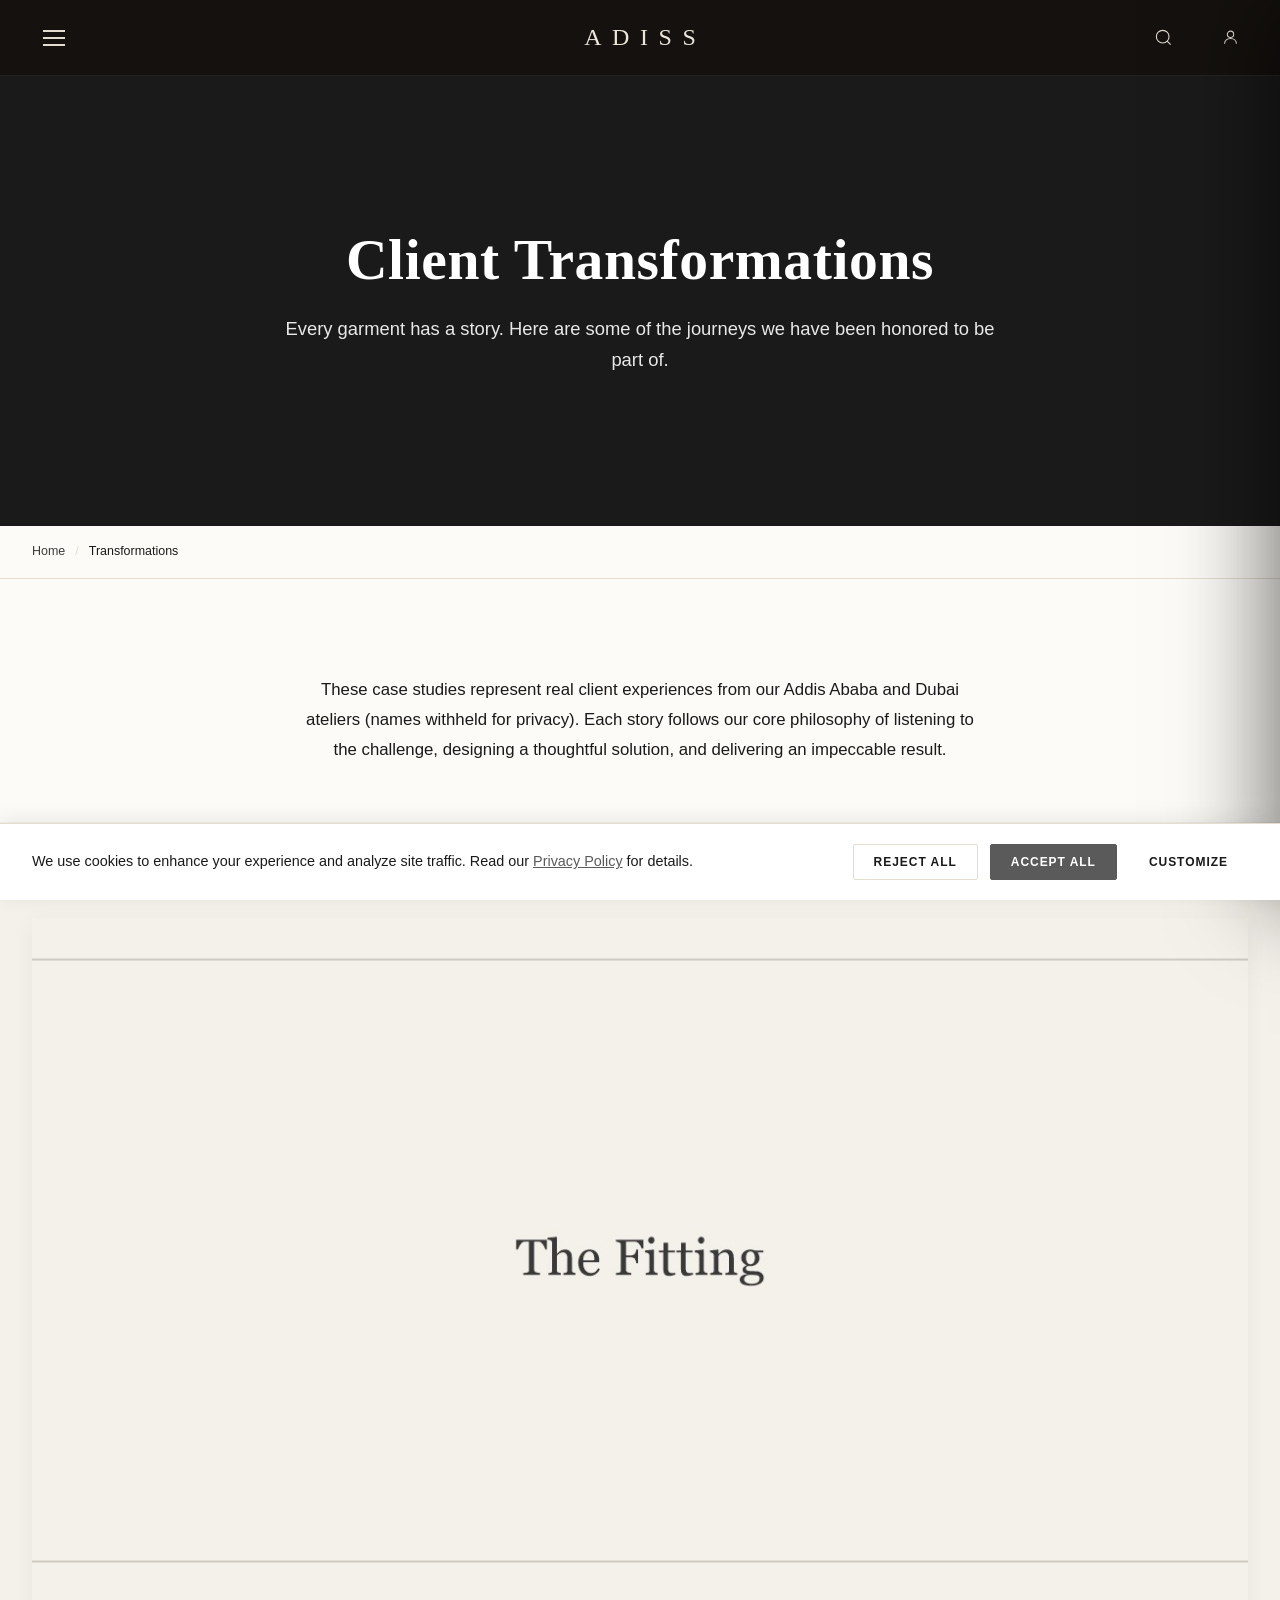
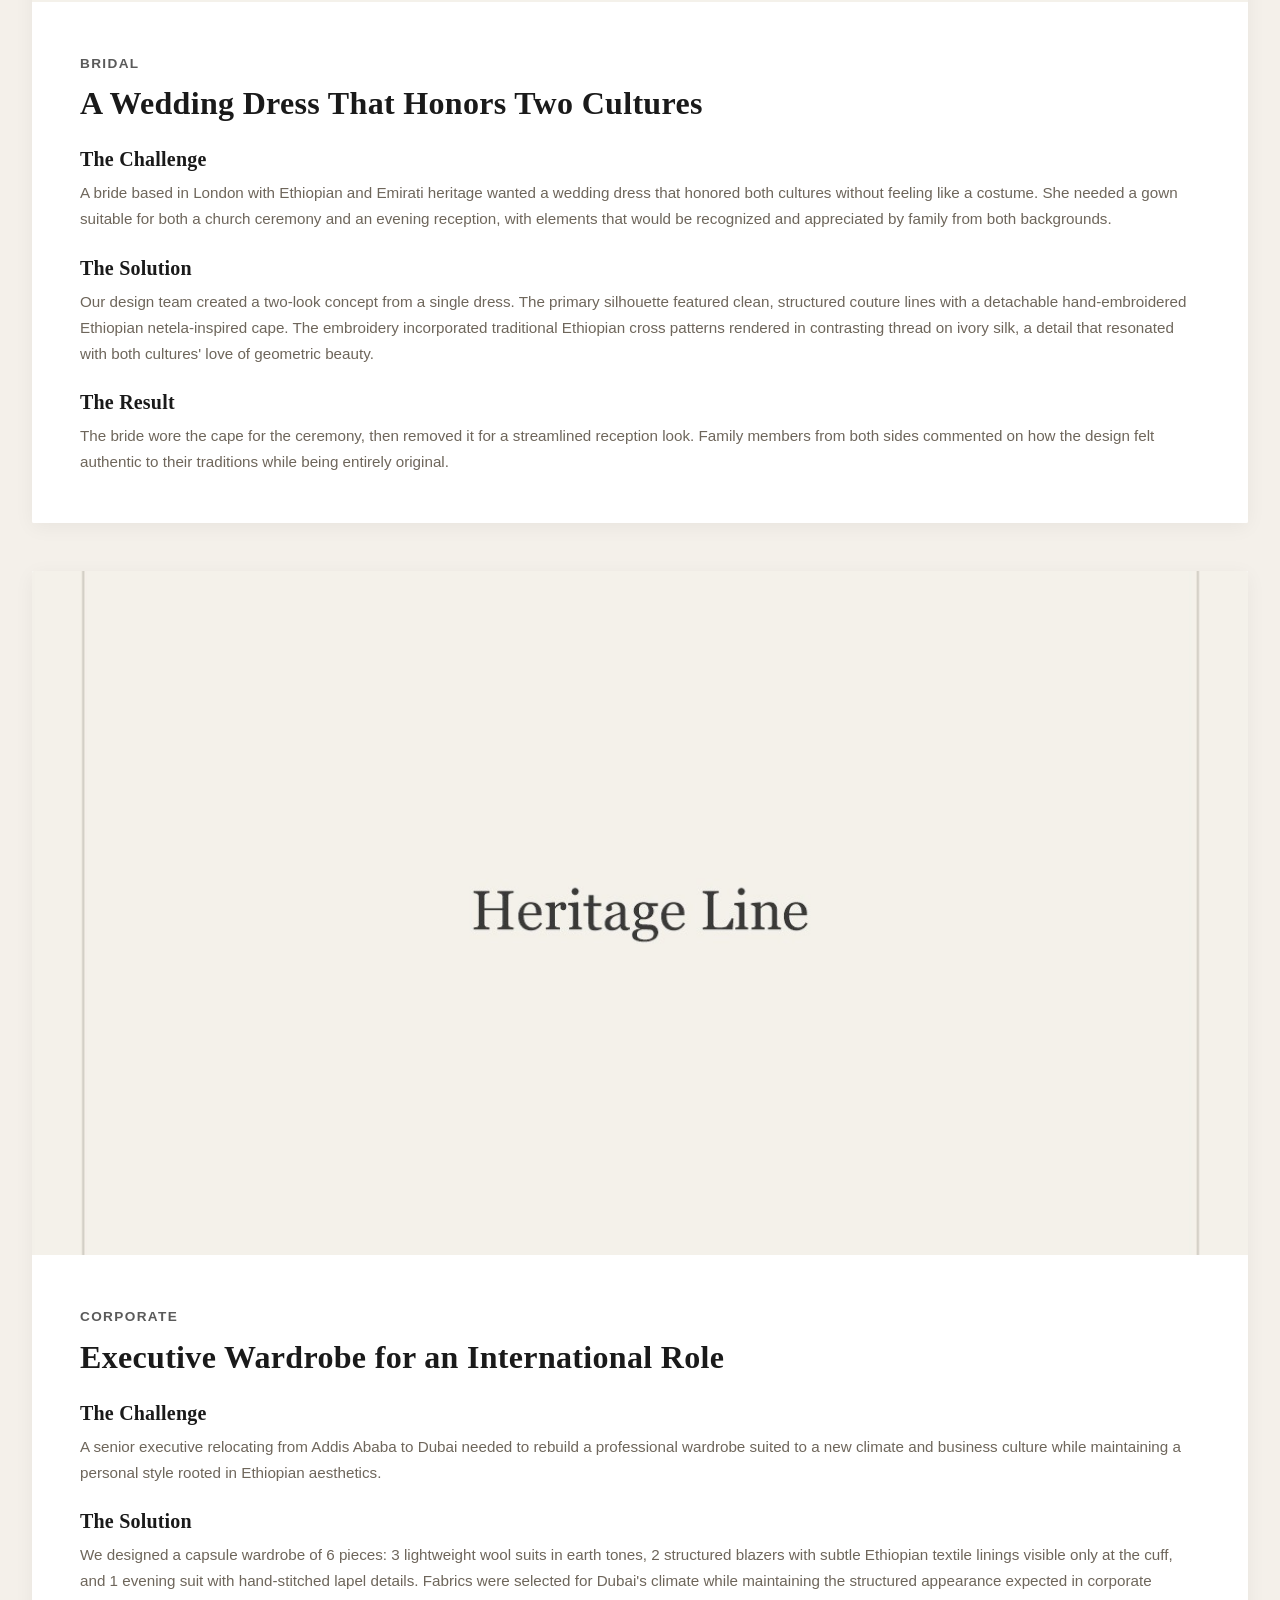
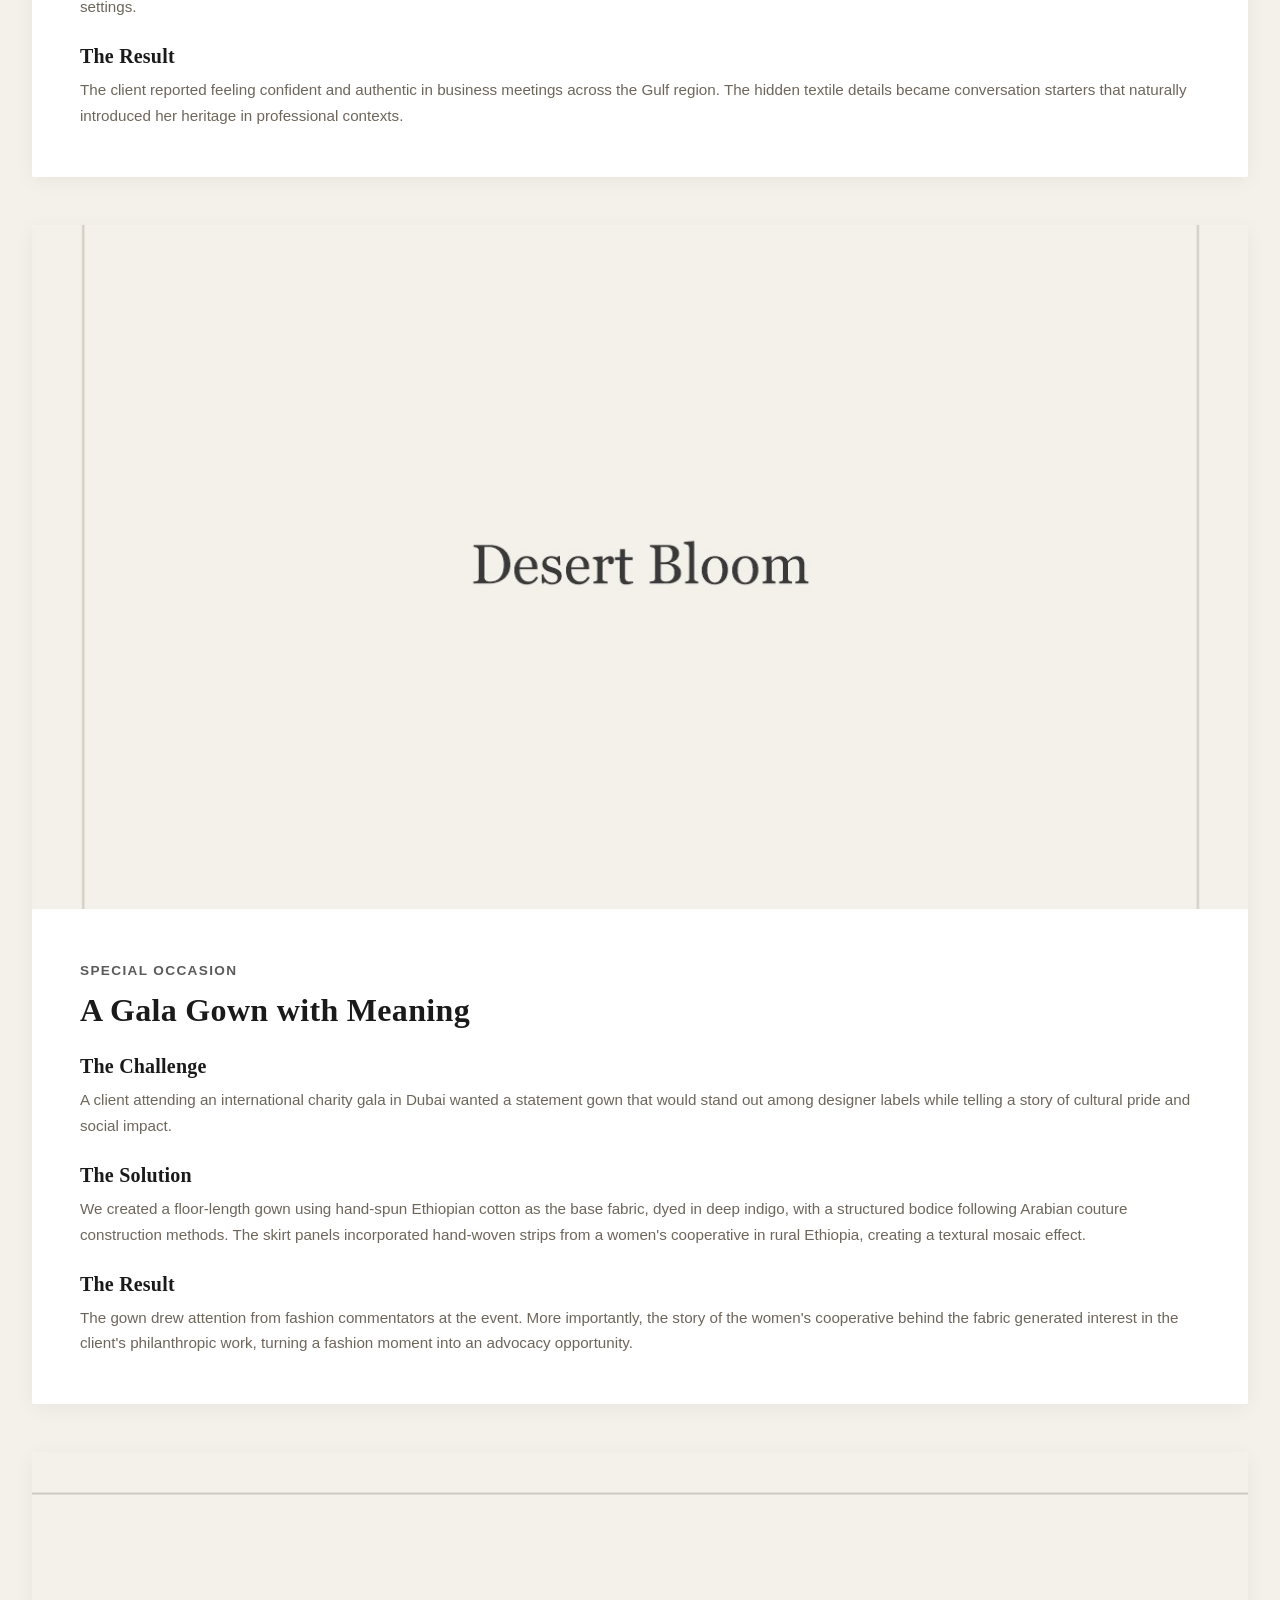
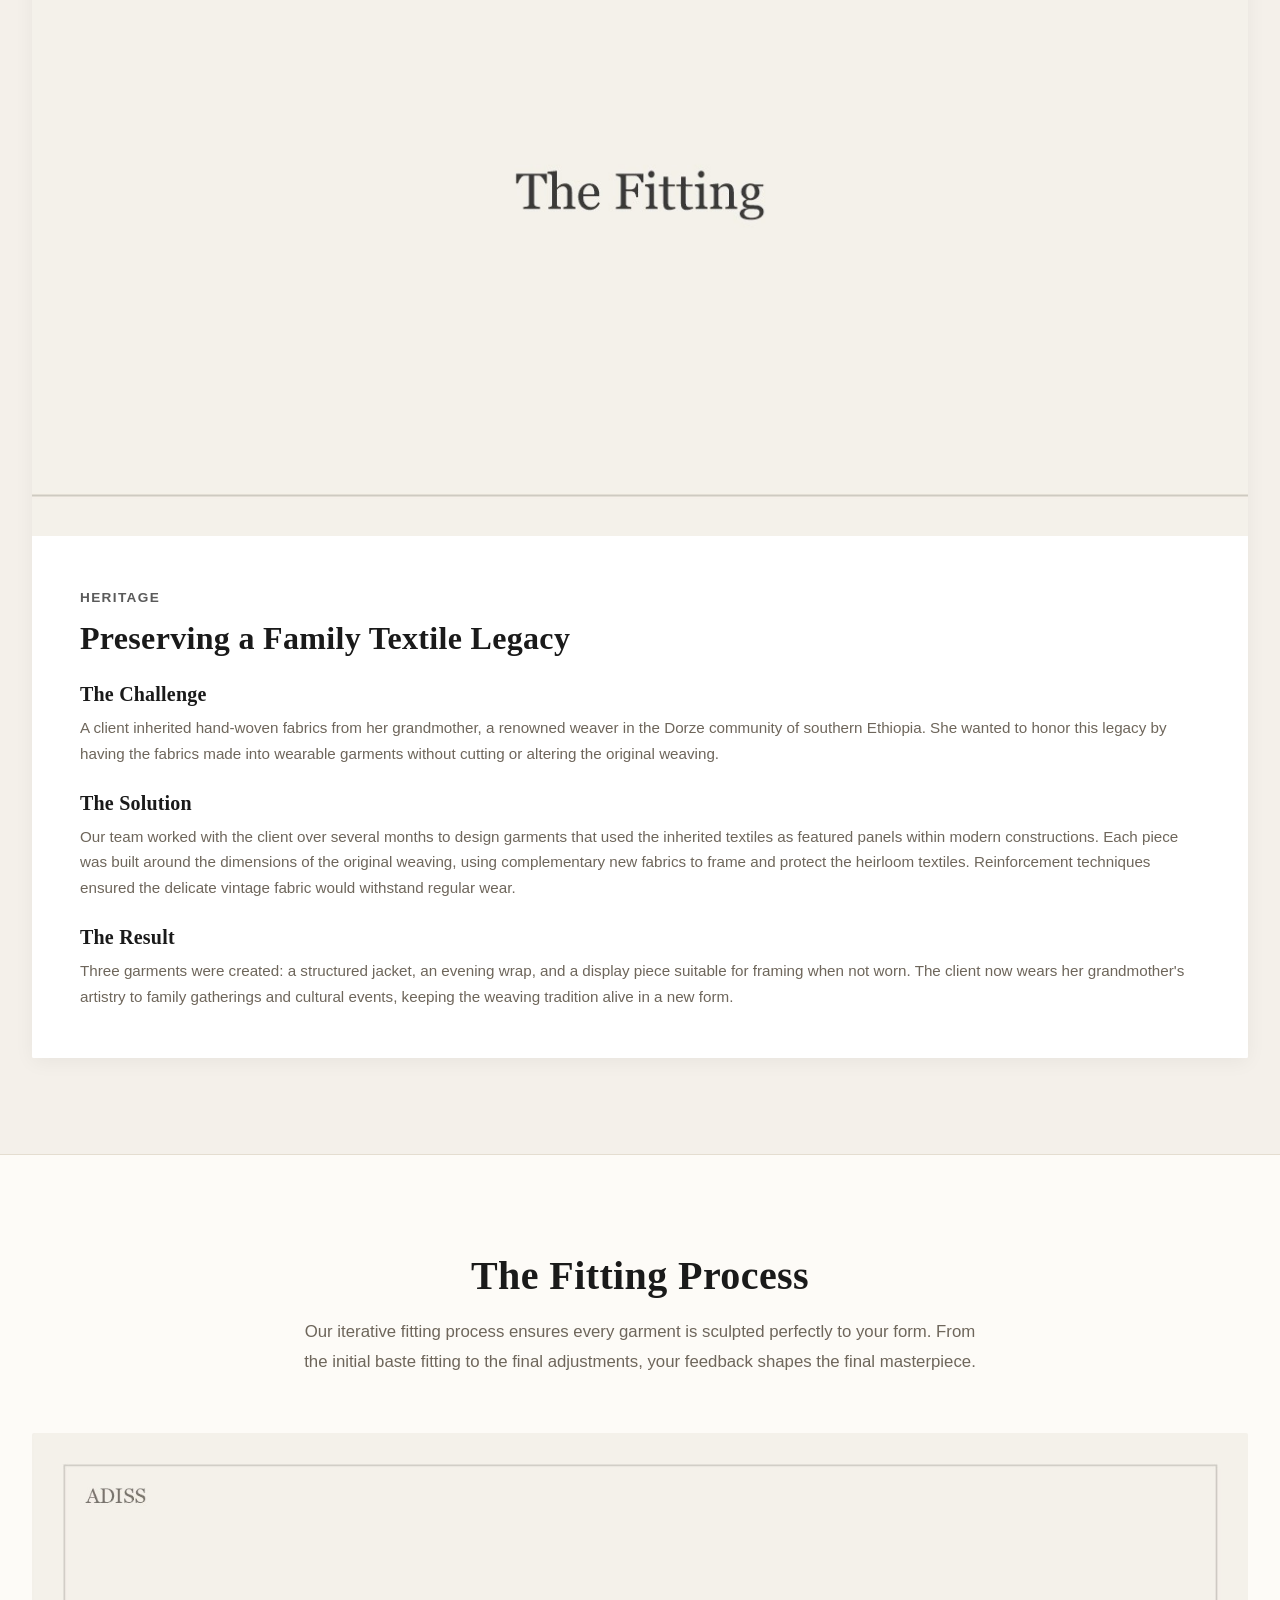
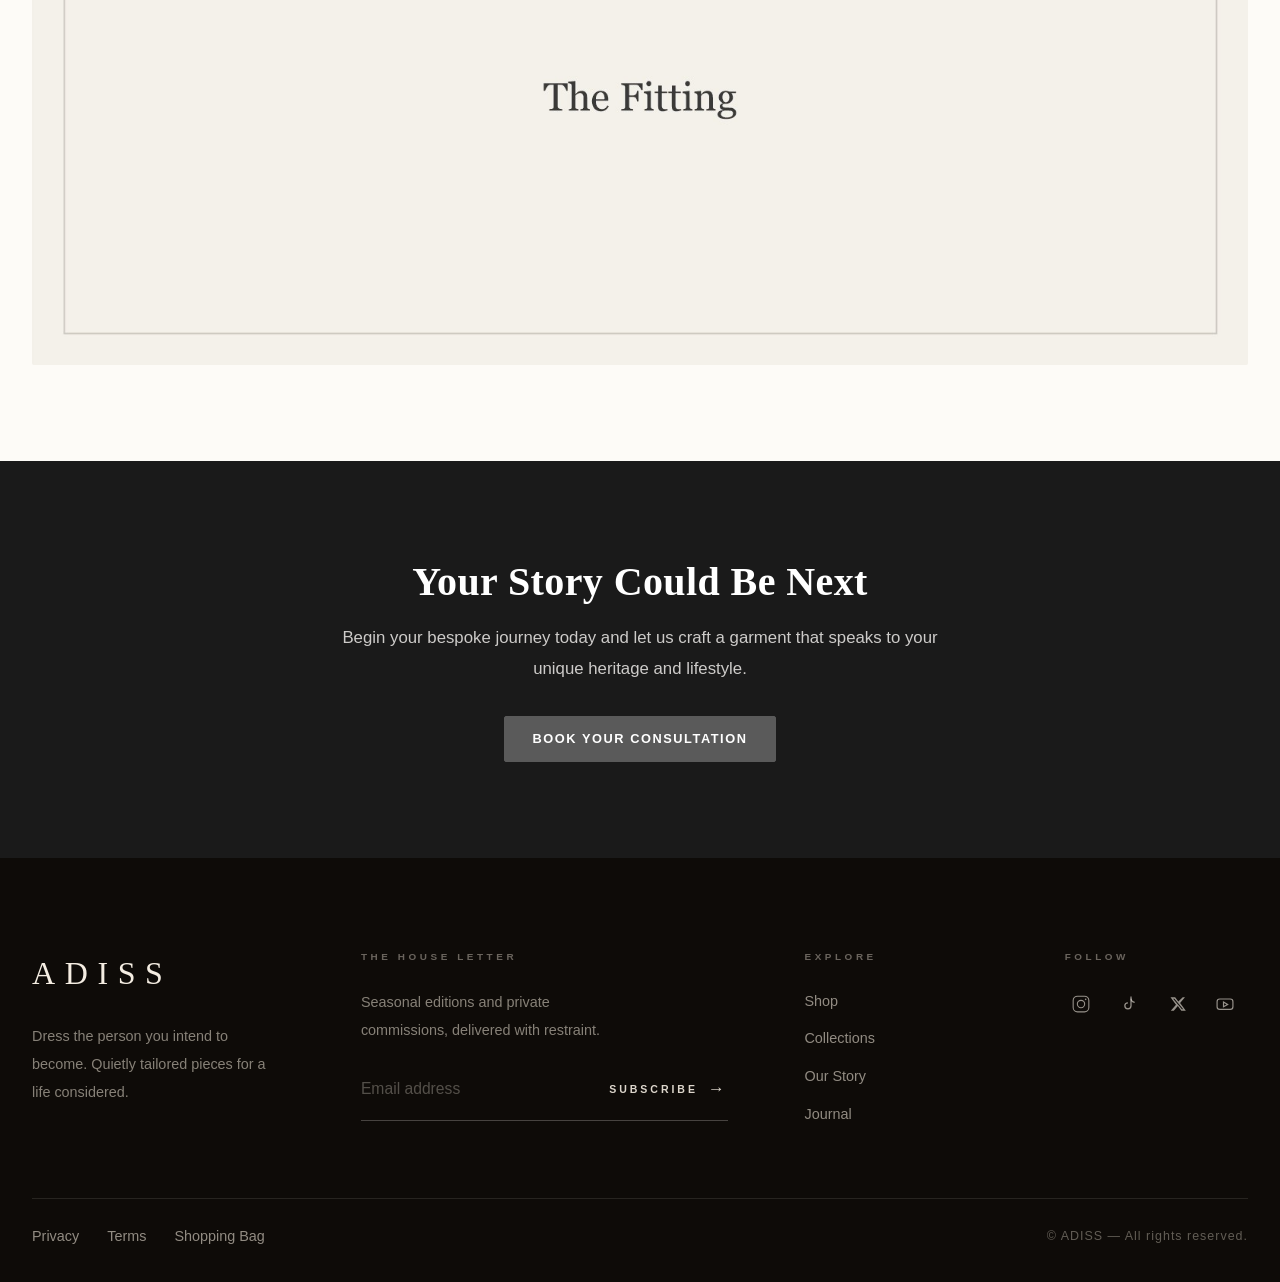
<file: case-studies.html>
<!DOCTYPE html>
<html lang="en">
<head>
    <meta charset="UTF-8">
    <meta name="viewport" content="width=device-width, initial-scale=1.0">

    <title>Client Transformations | Addis Luxury</title>
    <meta name="description" content="See how Addis Luxury transforms client visions into bespoke reality. Explore our client stories showcasing custom fittings, design challenges, and stunning results.">

    <link rel="canonical" href="https://www.addisluxury.com/case-studies.html">

    <meta property="og:title" content="Client Transformations | Addis Luxury">
    <meta property="og:description" content="See how Addis Luxury transforms client visions into bespoke reality. Explore our client stories showcasing custom fittings, design challenges, and stunning results.">
    <meta property="og:image" content="https://www.addisluxury.com/images/social-share-og.jpg">
    <meta property="og:url" content="https://www.addisluxury.com/case-studies.html">
    <meta property="og:type" content="website">
    <meta property="og:site_name" content="Addis Luxury">

    <meta name="twitter:card" content="summary_large_image">
    <meta name="twitter:title" content="Client Transformations | Addis Luxury">
    <meta name="twitter:description" content="See how Addis Luxury transforms client visions into bespoke reality. Explore our client stories showcasing custom fittings, design challenges, and stunning results.">
    <meta name="twitter:image" content="https://www.addisluxury.com/images/social-share-og.jpg">

    <link rel="icon" href="images/favicon.ico" type="image/x-icon">

    <meta name="google-site-verification" content="VERIFICATION_CODE_HERE">

    <meta http-equiv="Content-Security-Policy" content="default-src 'self'; script-src 'self' 'sha256-DVZ6rcUr/rn/B4fIYEhi4xJV/qflCwWiRQqjZG/nUM8=' 'sha256-rYYtDQxhwu50oVGAP7qDyhudhizrUwDsq+qwLrmnXD4=' https://www.googletagmanager.com https://www.google-analytics.com; style-src 'self' 'unsafe-inline' https://fonts.googleapis.com; font-src 'self' https://fonts.gstatic.com data:; img-src 'self' data: https: blob:; connect-src 'self' https://www.google-analytics.com https://analytics.google.com; frame-src 'self' https://www.google.com https://maps.google.com; form-action 'self'; base-uri 'self'; upgrade-insecure-requests;">

    <link rel="preconnect" href="https://fonts.googleapis.com">
    <link rel="preconnect" href="https://fonts.gstatic.com" crossorigin>
    <link href="https://fonts.googleapis.com/css2?family=Cormorant+Garamond:ital,wght@0,300;0,400;0,500;0,600;1,300;1,400;1,500&family=Inter:wght@300;400;500;600;700&display=swap" rel="stylesheet">

    <link rel="stylesheet" href="css/styles.css">

    <noscript><style>.ab-preloader{display:none!important}body.ab-preloading{overflow:auto!important}</style></noscript>

    <script>
        window.dataLayer = window.dataLayer || [];
        function gtag(){dataLayer.push(arguments);}
        gtag('consent', 'default', {
            'ad_storage': 'denied',
            'ad_user_data': 'denied',
            'ad_personalization': 'denied',
            'analytics_storage': 'denied',
            'wait_for_update': 500
        });
    </script>
    <script async src="https://www.googletagmanager.com/gtag/js?id=G-XXXXXXXXXX"></script>
    <script>
        gtag('js', new Date());
        gtag('config', 'G-XXXXXXXXXX', {
            'send_page_view': true,
            'cookie_flags': 'SameSite=None;Secure'
        });
    </script>

    <script type="application/ld+json">
    {
      "@context": "https://schema.org",
      "@type": "BreadcrumbList",
      "itemListElement": [{
        "@type": "ListItem",
        "position": 1,
        "name": "Home",
        "item": "https://www.addisluxury.com/"
      },{
        "@type": "ListItem",
        "position": 2,
        "name": "Transformations",
        "item": "https://www.addisluxury.com/case-studies.html"
      }]
    }
    </script>
</head>
<body class="has-mobile-cta page-home ab-preloading">
    <a href="#main-content" class="skip-link">Skip to main content</a>

    <!-- Brand Preloader (onyx + ivory) -->
    <div class="ab-preloader" id="preloader" aria-hidden="true">
        <span class="ab-preloader__word">ADISS</span>
        <span class="ab-preloader__bar"></span>
    </div>

<!-- Ultra-Minimal Navigation Header (ADISS) -->
    <header class="site-header ad-header ad-solid" id="site-header">
        <div class="header-container ad-header__grid">
            <!-- Far Left: Minimal Menu Icon -->
            <div class="header-zone-left ad-header__left">
                <button type="button" class="nav-toggle-btn ad-nav-toggle" id="nav-toggle-btn" aria-label="Toggle mobile menu" aria-expanded="false">
                    <span class="nav-toggle-bar"></span>
                    <span class="nav-toggle-bar"></span>
                    <span class="nav-toggle-bar"></span>
                </button>
            </div>

            <!-- Center: Brand Logo -->
            <div class="ad-header__center">
                <a href="index.html" class="site-logo ad-logo">ADISS</a>
            </div>

            <!-- Right: Search + Profile -->
            <div class="header-zone-right ad-header__right">
                <button type="button" class="header-icon-btn ad-icon search-trigger-btn" aria-label="Search">
                    <svg viewBox="0 0 24 24"><circle cx="11" cy="11" r="8"/><line x1="21" y1="21" x2="16.65" y2="16.65"/></svg>
                </button>
                <a href="account.html" class="header-icon-btn ad-icon" aria-label="Client account">
                    <svg viewBox="0 0 24 24"><circle cx="12" cy="8" r="4"/><path d="M4.5 20c0-4.2 3.3-6.7 7.5-6.7s7.5 2.5 7.5 6.7"/></svg>
                </a>
            </div>
        </div>
    </header>

    <!-- Menu Drawer (zero-scroll, fits one viewport) -->
    <div class="mobile-nav-drawer" id="mobile-nav-drawer" aria-label="Mobile navigation">
        <div class="mobile-nav-header">
            <a href="index.html" class="site-logo">ADISS</a>
            <button type="button" class="mobile-nav-close" id="mobile-nav-close" aria-label="Close menu">
                <svg viewBox="0 0 24 24" aria-hidden="true"><line x1="18" y1="6" x2="6" y2="18"/><line x1="6" y1="6" x2="18" y2="18"/></svg>
            </button>
        </div>
        <nav class="mobile-nav-list" aria-label="Menu">
            <a href="index.html" class="mobile-nav-link">Home</a>
            <a href="shop.html" class="mobile-nav-link">Shop</a>
            <a href="products.html" class="mobile-nav-link">Collections</a>
            <a href="about.html" class="mobile-nav-link">Our Story</a>
            <a href="blog.html" class="mobile-nav-link">Journal</a>
            <a href="account.html" class="mobile-nav-link">Client Account</a>
        </nav>
        <div class="mobile-nav-bottom">
            <a href="account.html" class="mobile-nav-footlink">Client Area</a>
            <a href="index.html#contact" class="mobile-nav-footlink mobile-nav-footlink--accent">Book a Private Consultation <span aria-hidden="true">&rarr;</span></a>
        </div>
    </div>

    <!-- Focused Search Overlay (pill pop-out) -->
    <div class="search-modal-overlay" id="search-modal-overlay" role="dialog" aria-modal="true" aria-label="Search ADISS">
        <div class="search-pop">
            <div class="search-pop__pill">
                <svg class="search-pop__icon" viewBox="0 0 24 24" fill="none" stroke="currentColor" stroke-width="1.4" aria-hidden="true"><circle cx="11" cy="11" r="8"/><line x1="21" y1="21" x2="16.65" y2="16.65"/></svg>
                <input type="text" class="search-pop__input" id="search-input" placeholder="Search pieces, collections, stories" autocomplete="off" aria-label="Search ADISS">
                <button type="button" class="search-pop__close" id="search-modal-close" aria-label="Close search">
                    <svg viewBox="0 0 24 24" fill="none" stroke="currentColor" stroke-width="1.4" aria-hidden="true"><line x1="18" y1="6" x2="6" y2="18"/><line x1="6" y1="6" x2="18" y2="18"/></svg>
                </button>
            </div>
            <div class="search-results-list search-pop__results" id="search-results-list"></div>
        </div>
    </div><!-- Slide-Over Mini-Cart Drawer -->
    <div class="cart-drawer-overlay" id="cart-drawer-overlay"></div>
    <div class="cart-drawer" id="cart-drawer" role="dialog" aria-label="Shopping Bag">
        <div class="cart-drawer-header">
            <span class="cart-drawer-title">Your Shopping Bag</span>
            <button type="button" class="cart-drawer-close" id="cart-drawer-close" aria-label="Close shopping bag">
                <svg width="20" height="20" viewBox="0 0 24 24" fill="none" stroke="currentColor" stroke-width="2"><line x1="18" y1="6" x2="6" y2="18"/><line x1="6" y1="6" x2="18" y2="18"/></svg>
            </button>
        </div>
        <div class="shipping-progress-section">
            <div class="shipping-progress-text" id="cart-shipping-msg">Complimentary Luxury Worldwide Shipping Unlocked</div>
            <div class="shipping-progress-bar-bg">
                <div class="shipping-progress-bar-fill" id="cart-shipping-fill" style="width: 100%;"></div>
            </div>
        </div>
        <div class="cart-drawer-body" id="cart-drawer-items"></div>
        <div class="cart-drawer-footer">
            <div class="cart-summary-row">
                <span>Estimated Subtotal</span>
                <strong id="cart-drawer-subtotal" data-price-usd="6250">$6,250</strong>
            </div>
            <div class="cart-summary-row" style="color: var(--color-gray); font-size: 0.8rem;">
                <span>Duties &amp; Worldwide Courier Delivery</span>
                <span>Included at Checkout</span>
            </div>
            <a href="cart.html" class="btn btn--primary btn--full cart-drawer-checkout-btn">Proceed to Checkout</a>
            <a href="shop.html" class="cart-drawer-view-bag-link">Continue Browsing</a>
        </div>
    </div>

    <main id="main-content">
        <section class="hero" style="min-height: 50vh; background-color: var(--color-brown-dark);">
            <div class="container">
                <div class="hero__content fade-in" style="margin: 0 auto; text-align: center;">
                    <h1 class="hero__title">Client Transformations</h1>
                    <p class="hero__subtitle">Every garment has a story. Here are some of the journeys we have been honored to be part of.</p>
                </div>
            </div>
        </section>

        <nav class="breadcrumb" aria-label="Breadcrumb">
            <div class="container">
                <ol class="breadcrumb__list">
                    <li class="breadcrumb__item"><a href="index.html" class="breadcrumb__link">Home</a></li>
                    <li class="breadcrumb__item" aria-current="page">Transformations</li>
                </ol>
            </div>
        </nav>

        <section class="section" style="padding-bottom: 0;">
            <div class="container">
                <div class="section-header fade-in">
                    <p style="font-family: 'Inter', sans-serif; font-size: 1.05rem; line-height: 1.8; color: var(--color-charcoal);">
                        These case studies represent real client experiences from our Addis Ababa and Dubai ateliers (names withheld for privacy). 
                        Each story follows our core philosophy of listening to the challenge, designing a thoughtful solution, and delivering an impeccable result.
                    </p>
                </div>
            </div>
        </section>

        <section class="section section--cream">
            <div class="container">
                
                <!-- Case Study 1 -->
                <div class="case-study fade-in card" style="margin-bottom: 48px; border: none; box-shadow: 0 4px 20px rgba(0,0,0,0.05);">
                    <div class="case-study__grid" style="display: grid; grid-template-columns: 1fr; gap: 0; background: #fff;">
                        <div class="case-study__image-wrapper" style="width: 100%; aspect-ratio: 16/9; overflow: hidden;">
                            <img src="images/before-after-fitting.jpg" alt="Bespoke bridal gown fitting at Addis Luxury" class="case-study__image" style="width: 100%; height: 100%; object-fit: cover;">
                        </div>
                        <div class="case-study__content" style="padding: 48px;">
                            <header class="case-study__header" style="margin-bottom: 24px;">
                                <span class="case-study__label" style="text-transform: uppercase; letter-spacing: 0.1em; font-size: 0.85rem; color: var(--color-accent); font-weight: 600; font-family: 'Inter', sans-serif;">Bridal</span>
                                <h2 class="case-study__title" style="font-family: var(--ad-serif); font-size: 2rem; color: var(--color-brown-dark); margin-top: 8px;">A Wedding Dress That Honors Two Cultures</h2>
                            </header>
                            
                            <h3 class="case-study__section-title" style="font-family: var(--ad-serif); font-size: 1.25rem; margin-top: 24px; margin-bottom: 8px; font-weight: 600;">The Challenge</h3>
                            <p class="case-study__text" style="font-family: 'Inter', sans-serif; font-size: 0.95rem; line-height: 1.7; color: var(--color-gray); margin-bottom: 24px;">A bride based in London with Ethiopian and Emirati heritage wanted a wedding dress that honored both cultures without feeling like a costume. She needed a gown suitable for both a church ceremony and an evening reception, with elements that would be recognized and appreciated by family from both backgrounds.</p>

                            <h3 class="case-study__section-title" style="font-family: var(--ad-serif); font-size: 1.25rem; margin-top: 24px; margin-bottom: 8px; font-weight: 600;">The Solution</h3>
                            <p class="case-study__text" style="font-family: 'Inter', sans-serif; font-size: 0.95rem; line-height: 1.7; color: var(--color-gray); margin-bottom: 24px;">Our design team created a two-look concept from a single dress. The primary silhouette featured clean, structured couture lines with a detachable hand-embroidered Ethiopian netela-inspired cape. The embroidery incorporated traditional Ethiopian cross patterns rendered in contrasting thread on ivory silk, a detail that resonated with both cultures' love of geometric beauty.</p>

                            <h3 class="case-study__section-title" style="font-family: var(--ad-serif); font-size: 1.25rem; margin-top: 24px; margin-bottom: 8px; font-weight: 600;">The Result</h3>
                            <p class="case-study__text" style="font-family: 'Inter', sans-serif; font-size: 0.95rem; line-height: 1.7; color: var(--color-gray);">The bride wore the cape for the ceremony, then removed it for a streamlined reception look. Family members from both sides commented on how the design felt authentic to their traditions while being entirely original.</p>
                        </div>
                    </div>
                </div>

                <!-- Case Study 2 -->
                <div class="case-study fade-in card" style="margin-bottom: 48px; border: none; box-shadow: 0 4px 20px rgba(0,0,0,0.05);">
                    <div class="case-study__grid" style="display: grid; grid-template-columns: 1fr; gap: 0; background: #fff;">
                        <div class="case-study__image-wrapper" style="width: 100%; aspect-ratio: 16/9; overflow: hidden;">
                            <img src="images/lookbook-collection-01.jpg" alt="Executive wardrobe pieces crafted by Addis Luxury" class="case-study__image" style="width: 100%; height: 100%; object-fit: cover;">
                        </div>
                        <div class="case-study__content" style="padding: 48px;">
                            <header class="case-study__header" style="margin-bottom: 24px;">
                                <span class="case-study__label" style="text-transform: uppercase; letter-spacing: 0.1em; font-size: 0.85rem; color: var(--color-accent); font-weight: 600; font-family: 'Inter', sans-serif;">Corporate</span>
                                <h2 class="case-study__title" style="font-family: var(--ad-serif); font-size: 2rem; color: var(--color-brown-dark); margin-top: 8px;">Executive Wardrobe for an International Role</h2>
                            </header>
                            
                            <h3 class="case-study__section-title" style="font-family: var(--ad-serif); font-size: 1.25rem; margin-top: 24px; margin-bottom: 8px; font-weight: 600;">The Challenge</h3>
                            <p class="case-study__text" style="font-family: 'Inter', sans-serif; font-size: 0.95rem; line-height: 1.7; color: var(--color-gray); margin-bottom: 24px;">A senior executive relocating from Addis Ababa to Dubai needed to rebuild a professional wardrobe suited to a new climate and business culture while maintaining a personal style rooted in Ethiopian aesthetics.</p>

                            <h3 class="case-study__section-title" style="font-family: var(--ad-serif); font-size: 1.25rem; margin-top: 24px; margin-bottom: 8px; font-weight: 600;">The Solution</h3>
                            <p class="case-study__text" style="font-family: 'Inter', sans-serif; font-size: 0.95rem; line-height: 1.7; color: var(--color-gray); margin-bottom: 24px;">We designed a capsule wardrobe of 6 pieces: 3 lightweight wool suits in earth tones, 2 structured blazers with subtle Ethiopian textile linings visible only at the cuff, and 1 evening suit with hand-stitched lapel details. Fabrics were selected for Dubai's climate while maintaining the structured appearance expected in corporate settings.</p>

                            <h3 class="case-study__section-title" style="font-family: var(--ad-serif); font-size: 1.25rem; margin-top: 24px; margin-bottom: 8px; font-weight: 600;">The Result</h3>
                            <p class="case-study__text" style="font-family: 'Inter', sans-serif; font-size: 0.95rem; line-height: 1.7; color: var(--color-gray);">The client reported feeling confident and authentic in business meetings across the Gulf region. The hidden textile details became conversation starters that naturally introduced her heritage in professional contexts.</p>
                        </div>
                    </div>
                </div>

                <!-- Case Study 3 -->
                <div class="case-study fade-in card" style="margin-bottom: 48px; border: none; box-shadow: 0 4px 20px rgba(0,0,0,0.05);">
                    <div class="case-study__grid" style="display: grid; grid-template-columns: 1fr; gap: 0; background: #fff;">
                        <div class="case-study__image-wrapper" style="width: 100%; aspect-ratio: 16/9; overflow: hidden;">
                            <img src="images/lookbook-collection-02.jpg" alt="A bespoke statement gown by Addis Luxury" class="case-study__image" style="width: 100%; height: 100%; object-fit: cover;">
                        </div>
                        <div class="case-study__content" style="padding: 48px;">
                            <header class="case-study__header" style="margin-bottom: 24px;">
                                <span class="case-study__label" style="text-transform: uppercase; letter-spacing: 0.1em; font-size: 0.85rem; color: var(--color-accent); font-weight: 600; font-family: 'Inter', sans-serif;">Special Occasion</span>
                                <h2 class="case-study__title" style="font-family: var(--ad-serif); font-size: 2rem; color: var(--color-brown-dark); margin-top: 8px;">A Gala Gown with Meaning</h2>
                            </header>
                            
                            <h3 class="case-study__section-title" style="font-family: var(--ad-serif); font-size: 1.25rem; margin-top: 24px; margin-bottom: 8px; font-weight: 600;">The Challenge</h3>
                            <p class="case-study__text" style="font-family: 'Inter', sans-serif; font-size: 0.95rem; line-height: 1.7; color: var(--color-gray); margin-bottom: 24px;">A client attending an international charity gala in Dubai wanted a statement gown that would stand out among designer labels while telling a story of cultural pride and social impact.</p>

                            <h3 class="case-study__section-title" style="font-family: var(--ad-serif); font-size: 1.25rem; margin-top: 24px; margin-bottom: 8px; font-weight: 600;">The Solution</h3>
                            <p class="case-study__text" style="font-family: 'Inter', sans-serif; font-size: 0.95rem; line-height: 1.7; color: var(--color-gray); margin-bottom: 24px;">We created a floor-length gown using hand-spun Ethiopian cotton as the base fabric, dyed in deep indigo, with a structured bodice following Arabian couture construction methods. The skirt panels incorporated hand-woven strips from a women's cooperative in rural Ethiopia, creating a textural mosaic effect.</p>

                            <h3 class="case-study__section-title" style="font-family: var(--ad-serif); font-size: 1.25rem; margin-top: 24px; margin-bottom: 8px; font-weight: 600;">The Result</h3>
                            <p class="case-study__text" style="font-family: 'Inter', sans-serif; font-size: 0.95rem; line-height: 1.7; color: var(--color-gray);">The gown drew attention from fashion commentators at the event. More importantly, the story of the women's cooperative behind the fabric generated interest in the client's philanthropic work, turning a fashion moment into an advocacy opportunity.</p>
                        </div>
                    </div>
                </div>

                <!-- Case Study 4 -->
                <div class="case-study fade-in card" style="border: none; box-shadow: 0 4px 20px rgba(0,0,0,0.05);">
                    <div class="case-study__grid" style="display: grid; grid-template-columns: 1fr; gap: 0; background: #fff;">
                        <div class="case-study__image-wrapper" style="width: 100%; aspect-ratio: 16/9; overflow: hidden;">
                            <img src="images/before-after-fitting.jpg" alt="Preserving vintage Ethiopian textiles through tailoring" class="case-study__image" style="width: 100%; height: 100%; object-fit: cover;">
                        </div>
                        <div class="case-study__content" style="padding: 48px;">
                            <header class="case-study__header" style="margin-bottom: 24px;">
                                <span class="case-study__label" style="text-transform: uppercase; letter-spacing: 0.1em; font-size: 0.85rem; color: var(--color-accent); font-weight: 600; font-family: 'Inter', sans-serif;">Heritage</span>
                                <h2 class="case-study__title" style="font-family: var(--ad-serif); font-size: 2rem; color: var(--color-brown-dark); margin-top: 8px;">Preserving a Family Textile Legacy</h2>
                            </header>
                            
                            <h3 class="case-study__section-title" style="font-family: var(--ad-serif); font-size: 1.25rem; margin-top: 24px; margin-bottom: 8px; font-weight: 600;">The Challenge</h3>
                            <p class="case-study__text" style="font-family: 'Inter', sans-serif; font-size: 0.95rem; line-height: 1.7; color: var(--color-gray); margin-bottom: 24px;">A client inherited hand-woven fabrics from her grandmother, a renowned weaver in the Dorze community of southern Ethiopia. She wanted to honor this legacy by having the fabrics made into wearable garments without cutting or altering the original weaving.</p>

                            <h3 class="case-study__section-title" style="font-family: var(--ad-serif); font-size: 1.25rem; margin-top: 24px; margin-bottom: 8px; font-weight: 600;">The Solution</h3>
                            <p class="case-study__text" style="font-family: 'Inter', sans-serif; font-size: 0.95rem; line-height: 1.7; color: var(--color-gray); margin-bottom: 24px;">Our team worked with the client over several months to design garments that used the inherited textiles as featured panels within modern constructions. Each piece was built around the dimensions of the original weaving, using complementary new fabrics to frame and protect the heirloom textiles. Reinforcement techniques ensured the delicate vintage fabric would withstand regular wear.</p>

                            <h3 class="case-study__section-title" style="font-family: var(--ad-serif); font-size: 1.25rem; margin-top: 24px; margin-bottom: 8px; font-weight: 600;">The Result</h3>
                            <p class="case-study__text" style="font-family: 'Inter', sans-serif; font-size: 0.95rem; line-height: 1.7; color: var(--color-gray);">Three garments were created: a structured jacket, an evening wrap, and a display piece suitable for framing when not worn. The client now wears her grandmother's artistry to family gatherings and cultural events, keeping the weaving tradition alive in a new form.</p>
                        </div>
                    </div>
                </div>

            </div>
        </section>

        <section class="section" style="border-top: 1px solid var(--color-gray-light);">
            <div class="container">
                <div class="section-header fade-in">
                    <h2 style="font-family: var(--ad-serif); font-size: 2.5rem; color: var(--color-brown-dark); margin-bottom: 16px;">The Fitting Process</h2>
                    <p style="font-family: 'Inter', sans-serif; font-size: 1.05rem; line-height: 1.8; color: var(--color-gray);">Our iterative fitting process ensures every garment is sculpted perfectly to your form. From the initial baste fitting to the final adjustments, your feedback shapes the final masterpiece.</p>
                </div>
                <div class="fade-in" style="width: 100%; overflow: hidden; border-radius: 2px;">
                    <img src="images/before-after-fitting.jpg" alt="Tailors fitting a bespoke garment on a client" style="width: 100%; height: auto; display: block;">
                </div>
            </div>
        </section>

        <section class="section section--brown text-center fade-in">
            <div class="container">
                <h2 style="font-family: var(--ad-serif); font-size: 2.5rem; color: var(--color-white); margin-bottom: 16px;">Your Story Could Be Next</h2>
                <p style="font-family: 'Inter', sans-serif; font-size: 1.05rem; line-height: 1.8; color: rgba(250,248,245,0.8); margin-bottom: 32px; max-width: 600px; margin-left: auto; margin-right: auto;">Begin your bespoke journey today and let us craft a garment that speaks to your unique heritage and lifestyle.</p>
                <a href="index.html#contact" class="btn btn--primary">Book Your Consultation</a>
            </div>
        </section>

    </main>

        <footer class="site-footer ad-footer">
        <div class="container">
            <div class="ad-footer__grid">

                <div class="ad-footer__brand">
                    <a href="index.html" class="ad-footer__logo">ADISS</a>
                    <p class="ad-footer__tagline">Dress the person you intend to become. Quietly tailored pieces for a life considered.</p>
                </div>

                <div class="ad-footer__news">
                    <p class="ad-footer__label">The House Letter</p>
                    <p class="ad-footer__news-note">Seasonal editions and private commissions, delivered with restraint.</p>
                    <form class="ad-newsletter" id="footer-newsletter">
                        <input type="email" class="ad-newsletter__input" name="email" placeholder="Email address" aria-label="Email address">
                        <button type="submit" class="ad-newsletter__submit">
                            Subscribe <span aria-hidden="true">&rarr;</span>
                        </button>
                    </form>
                    <p class="ad-newsletter__status" id="footer-newsletter-status" role="status"></p>
                </div>

                <div class="ad-footer__menu">
                    <p class="ad-footer__label">Explore</p>
                    <ul class="ad-footer__list">
                        <li><a href="shop.html">Shop</a></li>
                        <li><a href="products.html">Collections</a></li>
                        <li><a href="about.html">Our Story</a></li>
                        <li><a href="blog.html">Journal</a></li>
                    </ul>
                </div>

                <div class="ad-footer__social">
                    <p class="ad-footer__label">Follow</p>
                    <ul class="ad-social">
                        <li><a href="https://www.instagram.com/" target="_blank" rel="noopener" aria-label="Instagram">
                            <svg viewBox="0 0 24 24" fill="none" stroke="currentColor" stroke-width="1.3" aria-hidden="true"><rect x="2.6" y="2.6" width="18.8" height="18.8" rx="5.2"/><circle cx="12" cy="12" r="4.4"/><circle cx="17.6" cy="6.4" r="1" fill="currentColor" stroke="none"/></svg>
                        </a></li>
                        <li><a href="https://www.tiktok.com/" target="_blank" rel="noopener" aria-label="TikTok">
                            <svg viewBox="0 0 24 24" fill="none" stroke="currentColor" stroke-width="1.5" aria-hidden="true"><path d="M14.4 3v11.2a3.7 3.7 0 1 1-3.7-3.7"/><path d="M14.4 5.6a4.9 4.9 0 0 0 4.4 4.4"/></svg>
                        </a></li>
                        <li><a href="https://x.com/" target="_blank" rel="noopener" aria-label="X (formerly Twitter)">
                            <svg viewBox="0 0 24 24" fill="currentColor" aria-hidden="true"><path d="M18.9 4h2.68l-5.86 6.69 6.9 9.31h-5.4l-4.23-5.6-4.84 5.6H4.53l6.27-7.17L4.2 4h5.54l3.83 5.12L18.9 4zm-.94 14.32h1.49L8.9 5.57H7.3l10.66 12.75z"/></svg>
                        </a></li>
                        <li><a href="https://www.youtube.com/" target="_blank" rel="noopener" aria-label="YouTube">
                            <svg viewBox="0 0 24 24" fill="none" stroke="currentColor" stroke-width="1.4" aria-hidden="true"><rect x="2.5" y="6" width="19" height="12.5" rx="3.2"/><path d="M10.2 9.6l5 2.9-5 2.9z"/></svg>
                        </a></li>
                    </ul>
                </div>
            </div>

            <div class="ad-footer__bottom">
                <div class="ad-footer__legal">
                    <a href="privacy-policy.html">Privacy</a>
                    <a href="terms.html">Terms</a>
                    <a href="cart.html">Shopping Bag</a>
                </div>
                <p class="ad-footer__copyright">&copy; ADISS &mdash; All rights reserved.</p>
            </div>
        </div>
    </footer>

    <!-- Cookie Consent Banner -->
    <div class="cookie-banner" id="cookie-banner" role="dialog" aria-label="Cookie consent">
        <div class="cookie__content container">
            <p class="cookie__text">We use cookies to enhance your experience and analyze site traffic. Read our <a href="privacy-policy.html">Privacy Policy</a> for details.</p>
            <div class="cookie__actions">
                <button class="cookie__btn cookie__btn--reject" id="cookie-reject">Reject All</button>
                <button class="cookie__btn cookie__btn--accept" id="cookie-accept">Accept All</button>
                <button class="cookie__btn cookie__btn--settings" id="cookie-settings">Customize</button>
            </div>
        </div>
    </div>

    <script src="js/main.js"></script>
</body>
</html>
</file>
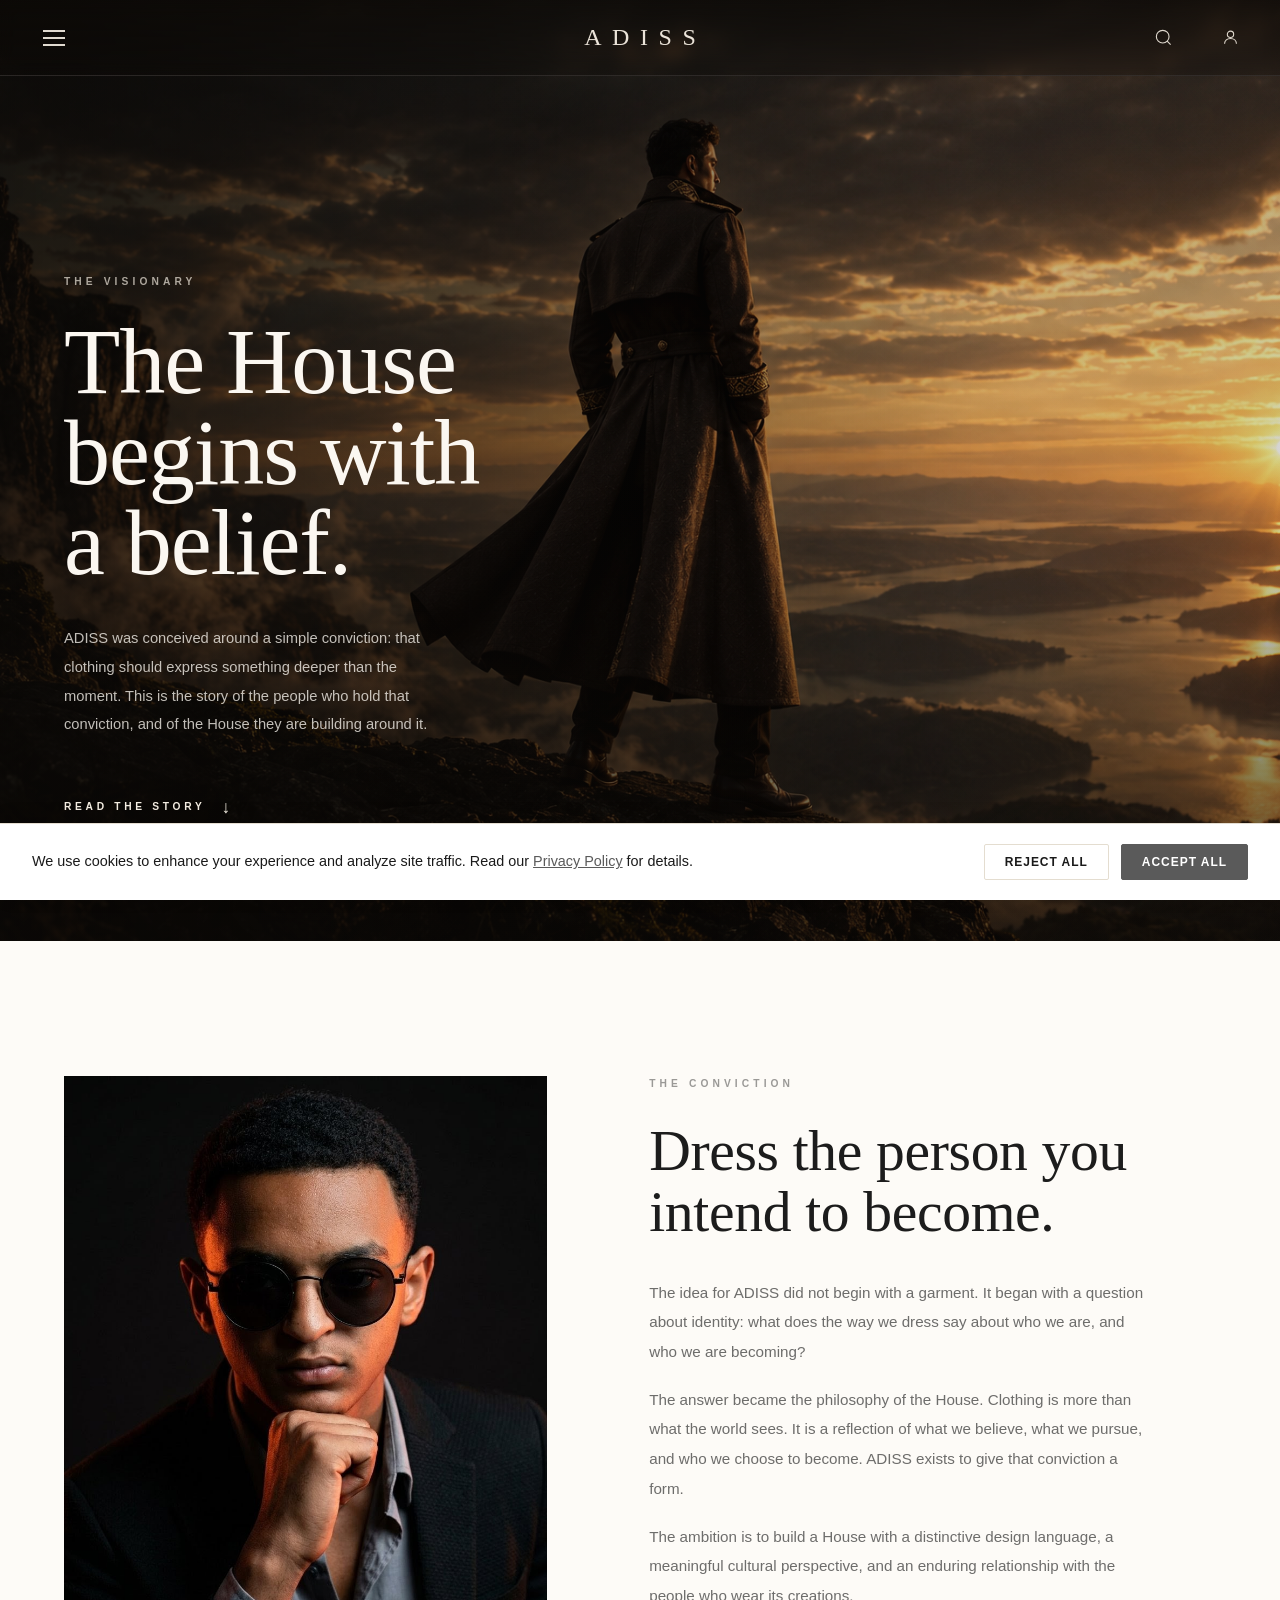
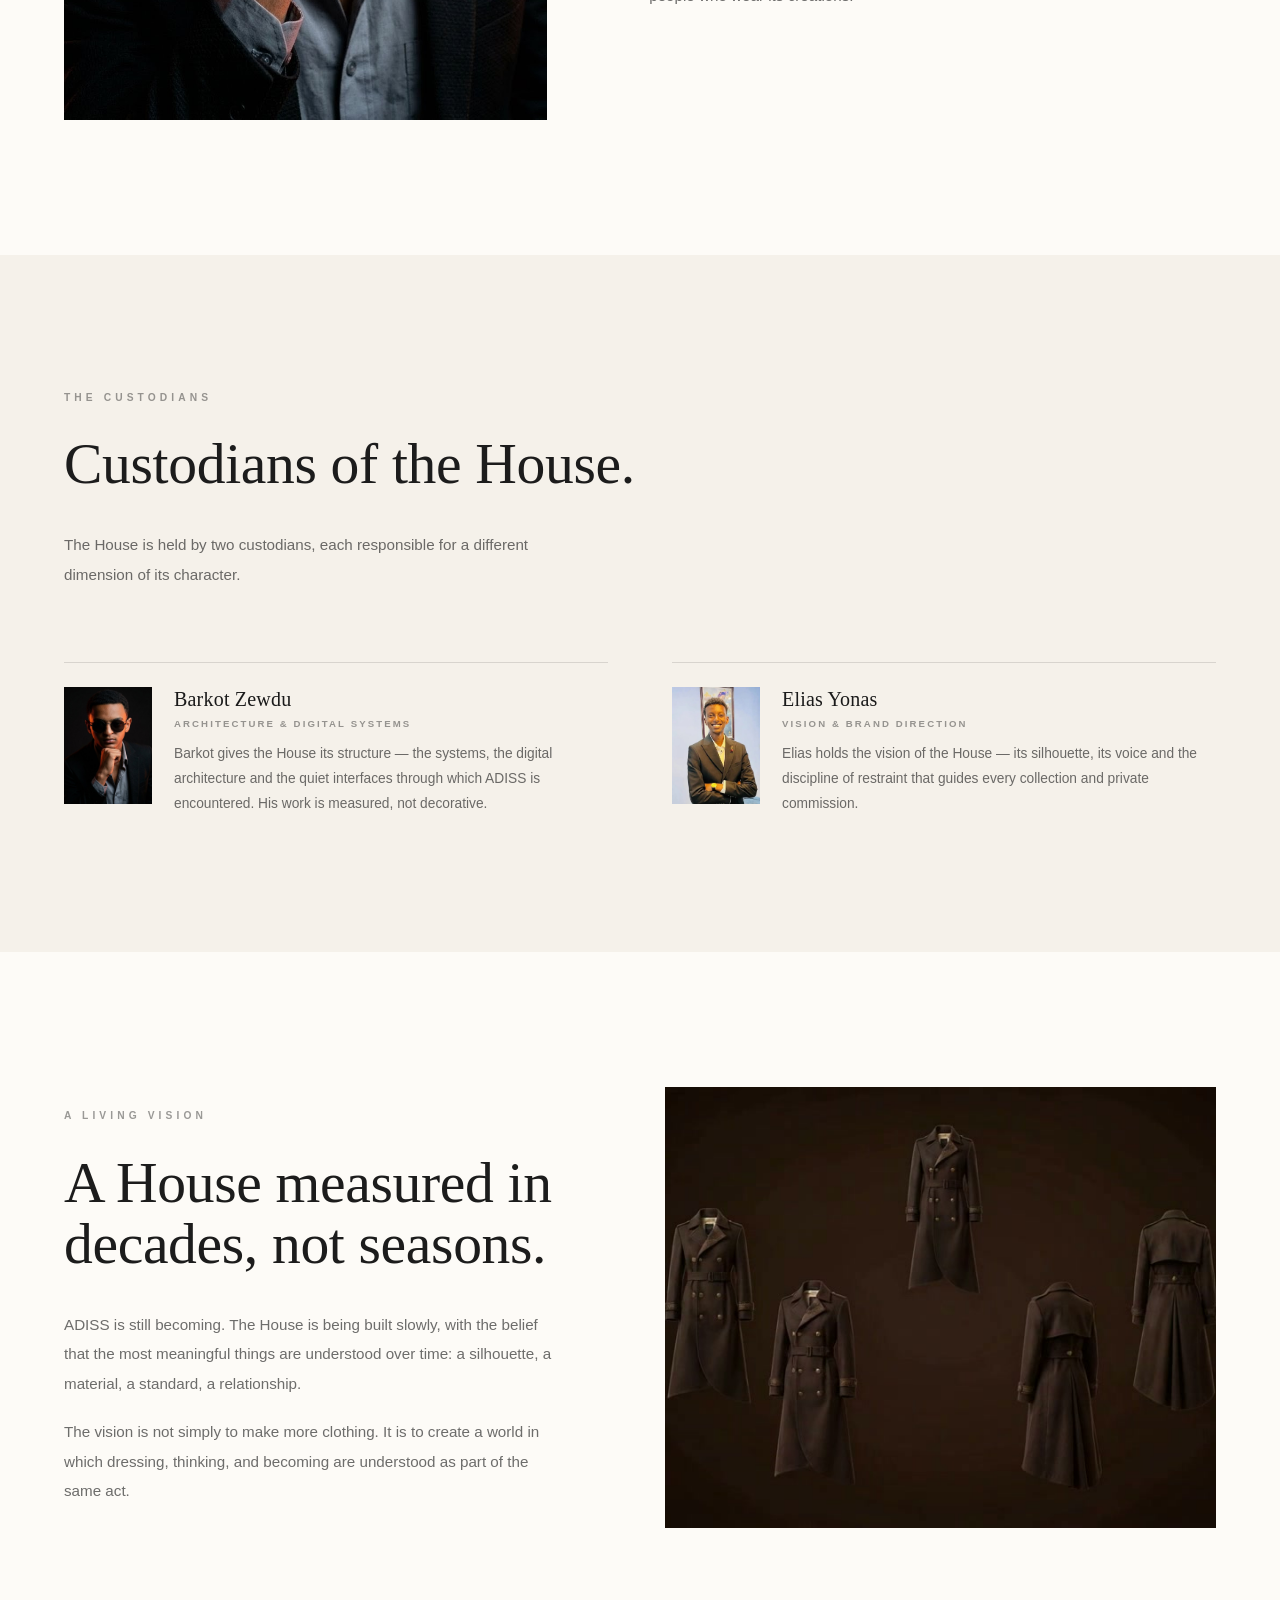
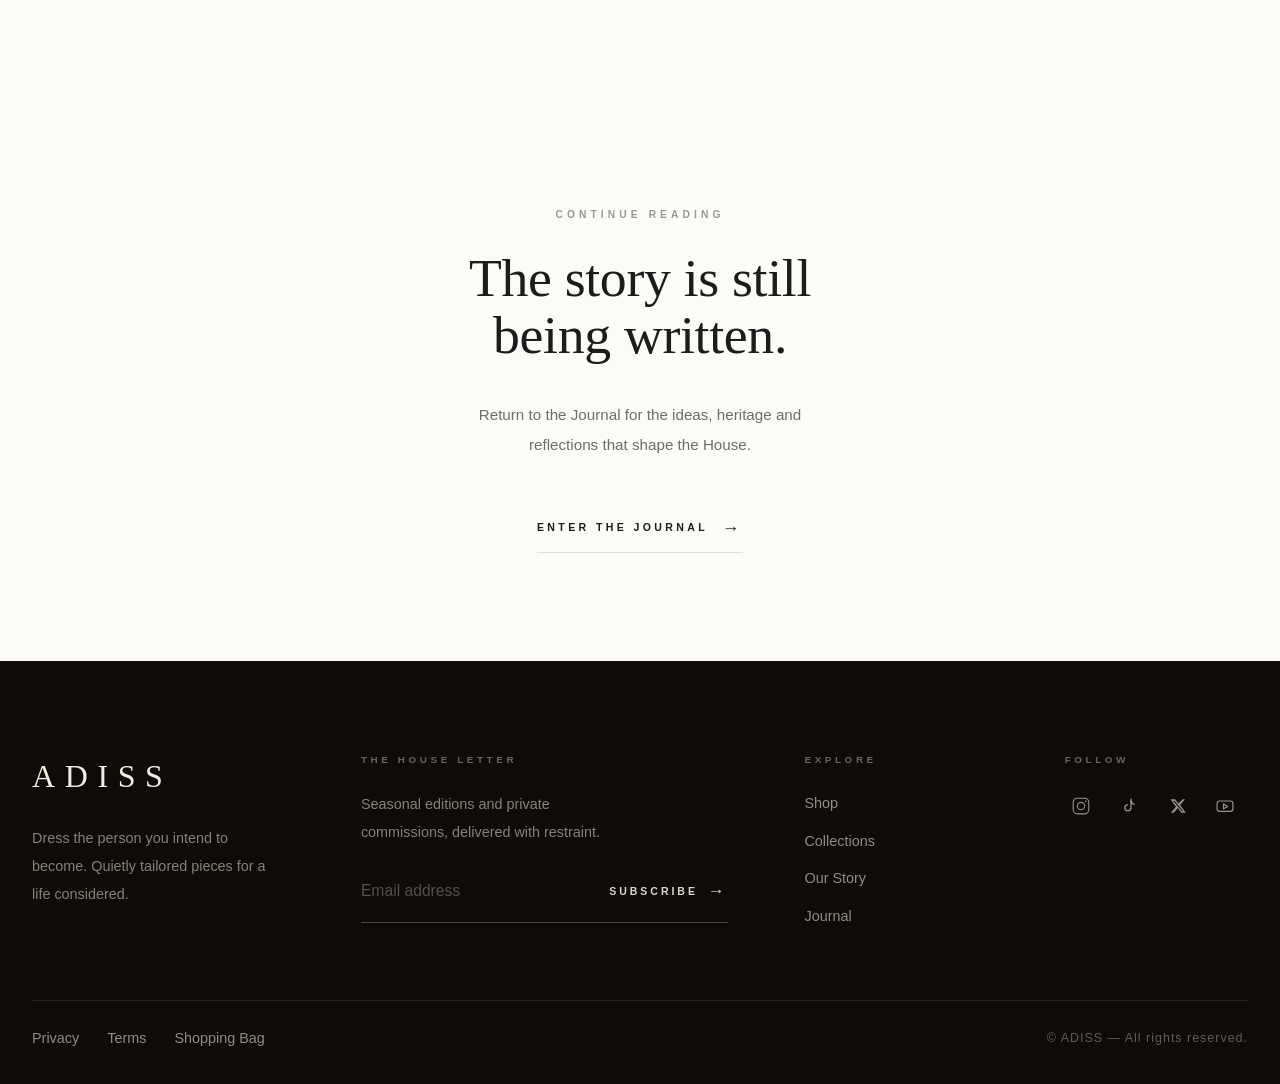
<file: founder.html>
<!DOCTYPE html>
<html lang="en">
<head>
    <meta charset="UTF-8">
    <meta name="viewport" content="width=device-width, initial-scale=1.0">

    <title>Meet the Visionary | ADISS</title>
    <meta name="description" content="The story behind the House of ADISS: the conviction, the custodians and the vision that continue to shape the maison.">

    <link rel="canonical" href="https://www.addisluxury.com/founder.html">

    <meta property="og:title" content="Meet the Visionary | ADISS">
    <meta property="og:description" content="The story behind the House of ADISS: the conviction, the custodians and the vision that continue to shape the maison.">
    <meta property="og:image" content="https://www.addisluxury.com/images/social-share-og.jpg">
    <meta property="og:url" content="https://www.addisluxury.com/founder.html">
    <meta property="og:type" content="article">
    <meta property="og:site_name" content="ADISS">

    <meta name="twitter:card" content="summary_large_image">
    <meta name="twitter:title" content="Meet the Visionary | ADISS">
    <meta name="twitter:description" content="The story behind the House of ADISS: the conviction, the custodians and the vision that continue to shape the maison.">
    <meta name="twitter:image" content="https://www.addisluxury.com/images/social-share-og.jpg">

    <link rel="icon" href="images/favicon.ico" type="image/x-icon">

    <meta name="google-site-verification" content="VERIFICATION_CODE_HERE">

    <meta http-equiv="Content-Security-Policy" content="default-src 'self'; script-src 'self' 'sha256-DVZ6rcUr/rn/B4fIYEhi4xJV/qflCwWiRQqjZG/nUM8=' 'sha256-rYYtDQxhwu50oVGAP7qDyhudhizrUwDsq+qwLrmnXD4=' https://www.googletagmanager.com https://www.google-analytics.com; style-src 'self' 'unsafe-inline' https://fonts.googleapis.com; font-src 'self' https://fonts.gstatic.com data:; img-src 'self' data: https: blob:; connect-src 'self' https://www.google-analytics.com https://analytics.google.com; frame-src 'self' https://www.google.com https://maps.google.com; form-action 'self'; base-uri 'self'; upgrade-insecure-requests;">

    <link rel="preconnect" href="https://fonts.googleapis.com">
    <link rel="preconnect" href="https://fonts.gstatic.com" crossorigin>
    <link href="https://fonts.googleapis.com/css2?family=Cormorant+Garamond:ital,wght@0,300;0,400;0,500;0,600;1,300;1,400;1,500&family=Inter:wght@300;400;500;600;700&display=swap" rel="stylesheet">

    <link rel="stylesheet" href="css/styles.css">
    <link rel="stylesheet" href="css/story.css">

    <noscript><style>.ab-preloader{display:none!important}body.ab-preloading{overflow:auto!important}</style></noscript>

    <script>
        window.dataLayer = window.dataLayer || [];
        function gtag(){dataLayer.push(arguments);}
        gtag('consent', 'default', {
            'ad_storage': 'denied',
            'ad_user_data': 'denied',
            'ad_personalization': 'denied',
            'analytics_storage': 'denied',
            'wait_for_update': 500
        });
    </script>
    <script async src="https://www.googletagmanager.com/gtag/js?id=G-XXXXXXXXXX"></script>
    <script>
        gtag('js', new Date());
        gtag('config', 'G-XXXXXXXXXX', {
            'send_page_view': true,
            'cookie_flags': 'SameSite=None;Secure'
        });
    </script>
</head>
<body class="page-story ab-preloading">
    <a href="#main-content" class="skip-link">Skip to main content</a>

    <!-- Brand Preloader (onyx + ivory) -->
    <div class="ab-preloader" id="preloader" aria-hidden="true">
        <span class="ab-preloader__word">ADISS</span>
        <span class="ab-preloader__bar"></span>
    </div>

    <header class="site-header ad-header" id="site-header">
        <div class="header-container ad-header__grid">
            <div class="header-zone-left ad-header__left">
                <button type="button" class="nav-toggle-btn ad-nav-toggle" id="nav-toggle-btn" aria-label="Toggle mobile menu" aria-expanded="false">
                    <span class="nav-toggle-bar"></span>
                    <span class="nav-toggle-bar"></span>
                    <span class="nav-toggle-bar"></span>
                </button>
            </div>

            <div class="ad-header__center">
                <a href="index.html" class="site-logo ad-logo">ADISS</a>
            </div>

            <div class="header-zone-right ad-header__right">
                <button type="button" class="header-icon-btn ad-icon search-trigger-btn" aria-label="Search">
                    <svg viewBox="0 0 24 24"><circle cx="11" cy="11" r="8"/><line x1="21" y1="21" x2="16.65" y2="16.65"/></svg>
                </button>
                <a href="account.html" class="header-icon-btn ad-icon" aria-label="Client account">
                    <svg viewBox="0 0 24 24"><circle cx="12" cy="8" r="4"/><path d="M4.5 20c0-4.2 3.3-6.7 7.5-6.7s7.5 2.5 7.5 6.7"/></svg>
                </a>
            </div>
        </div>
    </header>

    <div class="mobile-nav-drawer" id="mobile-nav-drawer" aria-label="Mobile navigation">
        <div class="mobile-nav-header">
            <a href="index.html" class="site-logo">ADISS</a>
            <button type="button" class="mobile-nav-close" id="mobile-nav-close" aria-label="Close menu">
                <svg viewBox="0 0 24 24" aria-hidden="true"><line x1="18" y1="6" x2="6" y2="18"/><line x1="6" y1="6" x2="18" y2="18"/></svg>
            </button>
        </div>
        <nav class="mobile-nav-list" aria-label="Menu">
            <a href="index.html" class="mobile-nav-link">Home</a>
            <a href="shop.html" class="mobile-nav-link">Shop</a>
            <a href="products.html" class="mobile-nav-link">Collections</a>
            <a href="about.html" class="mobile-nav-link active">Our Story</a>
            <a href="blog.html" class="mobile-nav-link">Journal</a>
            <a href="account.html" class="mobile-nav-link">Client Account</a>
        </nav>
        <div class="mobile-nav-bottom">
            <a href="account.html" class="mobile-nav-footlink">Client Area</a>
            <a href="index.html#contact" class="mobile-nav-footlink mobile-nav-footlink--accent">Book a Private Consultation <span aria-hidden="true">&rarr;</span></a>
        </div>
    </div>

    <div class="search-modal-overlay" id="search-modal-overlay" role="dialog" aria-modal="true" aria-label="Search ADISS">
        <div class="search-pop">
            <div class="search-pop__pill">
                <svg class="search-pop__icon" viewBox="0 0 24 24" fill="none" stroke="currentColor" stroke-width="1.4" aria-hidden="true"><circle cx="11" cy="11" r="8"/><line x1="21" y1="21" x2="16.65" y2="16.65"/></svg>
                <input type="text" class="search-pop__input" id="search-input" placeholder="Search pieces, collections, stories" autocomplete="off" aria-label="Search ADISS">
                <button type="button" class="search-pop__close" id="search-modal-close" aria-label="Close search">
                    <svg viewBox="0 0 24 24" fill="none" stroke="currentColor" stroke-width="1.4" aria-hidden="true"><line x1="18" y1="6" x2="6" y2="18"/><line x1="6" y1="6" x2="18" y2="18"/></svg>
                </button>
            </div>
            <div class="search-results-list search-pop__results" id="search-results-list"></div>
        </div>
    </div>

    <main id="main-content">

        <section class="story-hero" aria-labelledby="founder-hero-title">
            <figure class="story-hero__media">
                <img src="images/hero-trench-coat.jpg" alt="An ADISS coat worn against the highlands, looking toward the horizon" width="1536" height="1024" fetchpriority="high" decoding="async">
            </figure>
            <div class="story-hero__inner">
                <p class="story-kicker story-kicker--light">The Visionary</p>
                <h1 class="story-hero__title" id="founder-hero-title">The House begins with a belief.</h1>
                <p class="story-hero__lede">ADISS was conceived around a simple conviction: that clothing should express something deeper than the moment. This is the story of the people who hold that conviction, and of the House they are building around it.</p>
                <a class="story-hero__link" href="#conviction">Read the Story <span aria-hidden="true">&darr;</span></a>
            </div>
        </section>

        <section class="story-section" id="conviction" aria-labelledby="conviction-title">
            <div class="story-shell story-founder">
                <figure class="story-founder__portrait fade-in">
                    <img src="images/founder-ethiopia.jpg" alt="Barkot Zewdu, custodian of architecture and digital systems at ADISS" width="896" height="1195" loading="lazy" decoding="async">
                </figure>

                <div class="story-founder__body fade-in">
                    <p class="story-label">The Conviction</p>
                    <h2 class="story-display" id="conviction-title">Dress the person you intend to become.</h2>
                    <p class="story-body">The idea for ADISS did not begin with a garment. It began with a question about identity: what does the way we dress say about who we are, and who we are becoming?</p>
                    <p class="story-body">The answer became the philosophy of the House. Clothing is more than what the world sees. It is a reflection of what we believe, what we pursue, and who we choose to become. ADISS exists to give that conviction a form.</p>
                    <p class="story-body">The ambition is to build a House with a distinctive design language, a meaningful cultural perspective, and an enduring relationship with the people who wear its creations.</p>
                </div>
            </div>
        </section>

        <section class="story-section story-section--cream" aria-labelledby="keepers-title">
            <div class="story-shell">
                <header class="story-founder__body fade-in" style="max-width: 760px; margin-bottom: clamp(48px, 8vh, 90px);">
                    <p class="story-label">The Custodians</p>
                    <h2 class="story-display" id="keepers-title">Custodians of the House.</h2>
                    <p class="story-body">The House is held by two custodians, each responsible for a different dimension of its character.</p>
                </header>

                <div class="story-keepers">
                    <article class="story-keeper fade-in">
                        <figure class="story-keeper__media">
                            <img src="images/founder-ethiopia.jpg" alt="Barkot Zewdu" width="896" height="1195" loading="lazy" decoding="async">
                        </figure>
                        <div>
                            <h3 class="story-keeper__name">Barkot Zewdu</h3>
                            <p class="story-keeper__role">Architecture &amp; Digital Systems</p>
                            <p>Barkot gives the House its structure &mdash; the systems, the digital architecture and the quiet interfaces through which ADISS is encountered. His work is measured, not decorative.</p>
                        </div>
                    </article>

                    <article class="story-keeper fade-in">
                        <figure class="story-keeper__media">
                            <img src="images/founder-uae.jpg" alt="Elias Yonas" width="640" height="640" loading="lazy" decoding="async">
                        </figure>
                        <div>
                            <h3 class="story-keeper__name">Elias Yonas</h3>
                            <p class="story-keeper__role">Vision &amp; Brand Direction</p>
                            <p>Elias holds the vision of the House &mdash; its silhouette, its voice and the discipline of restraint that guides every collection and private commission.</p>
                        </div>
                    </article>
                </div>
            </div>
        </section>

        <section class="story-section" aria-labelledby="becoming-title">
            <div class="story-shell story-vision">
                <div class="story-vision__text fade-in">
                    <p class="story-label">A Living Vision</p>
                    <h2 class="story-display" id="becoming-title">A House measured in decades, not seasons.</h2>
                    <p class="story-body">ADISS is still becoming. The House is being built slowly, with the belief that the most meaningful things are understood over time: a silhouette, a material, a standard, a relationship.</p>
                    <p class="story-body">The vision is not simply to make more clothing. It is to create a world in which dressing, thinking, and becoming are understood as part of the same act.</p>
                </div>
                <figure class="story-media story-vision__media fade-in">
                    <img src="images/editorial-01.jpg" alt="Archive studies of the ADISS tailored coat" width="864" height="496" loading="lazy" decoding="async">
                </figure>
            </div>
        </section>

        <section class="story-closing" aria-labelledby="founder-closing-title">
            <div class="story-shell fade-in">
                <p class="story-label">Continue Reading</p>
                <h2 class="story-display" id="founder-closing-title">The story is still being written.</h2>
                <p class="story-body">Return to the Journal for the ideas, heritage and reflections that shape the House.</p>
                <a class="story-textlink" href="blog.html">Enter the Journal <span aria-hidden="true">&rarr;</span></a>
            </div>
        </section>

    </main>

    <footer class="site-footer ad-footer">
        <div class="container">
            <div class="ad-footer__grid">

                <div class="ad-footer__brand">
                    <a href="index.html" class="ad-footer__logo">ADISS</a>
                    <p class="ad-footer__tagline">Dress the person you intend to become. Quietly tailored pieces for a life considered.</p>
                </div>

                <div class="ad-footer__news">
                    <p class="ad-footer__label">The House Letter</p>
                    <p class="ad-footer__news-note">Seasonal editions and private commissions, delivered with restraint.</p>
                    <form class="ad-newsletter" id="footer-newsletter">
                        <input type="email" class="ad-newsletter__input" name="email" placeholder="Email address" aria-label="Email address">
                        <button type="submit" class="ad-newsletter__submit">
                            Subscribe <span aria-hidden="true">&rarr;</span>
                        </button>
                    </form>
                    <p class="ad-newsletter__status" id="footer-newsletter-status" role="status"></p>
                </div>

                <div class="ad-footer__menu">
                    <p class="ad-footer__label">Explore</p>
                    <ul class="ad-footer__list">
                        <li><a href="shop.html">Shop</a></li>
                        <li><a href="products.html">Collections</a></li>
                        <li><a href="about.html">Our Story</a></li>
                        <li><a href="blog.html">Journal</a></li>
                    </ul>
                </div>

                <div class="ad-footer__social">
                    <p class="ad-footer__label">Follow</p>
                    <ul class="ad-social">
                        <li><a href="https://www.instagram.com/" target="_blank" rel="noopener" aria-label="Instagram">
                            <svg viewBox="0 0 24 24" fill="none" stroke="currentColor" stroke-width="1.3" aria-hidden="true"><rect x="2.6" y="2.6" width="18.8" height="18.8" rx="5.2"/><circle cx="12" cy="12" r="4.4"/><circle cx="17.6" cy="6.4" r="1" fill="currentColor" stroke="none"/></svg>
                        </a></li>
                        <li><a href="https://www.tiktok.com/" target="_blank" rel="noopener" aria-label="TikTok">
                            <svg viewBox="0 0 24 24" fill="none" stroke="currentColor" stroke-width="1.5" aria-hidden="true"><path d="M14.4 3v11.2a3.7 3.7 0 1 1-3.7-3.7"/><path d="M14.4 5.6a4.9 4.9 0 0 0 4.4 4.4"/></svg>
                        </a></li>
                        <li><a href="https://x.com/" target="_blank" rel="noopener" aria-label="X (formerly Twitter)">
                            <svg viewBox="0 0 24 24" fill="currentColor" aria-hidden="true"><path d="M18.9 4h2.68l-5.86 6.69 6.9 9.31h-5.4l-4.23-5.6-4.84 5.6H4.53l6.27-7.17L4.2 4h5.54l3.83 5.12L18.9 4zm-.94 14.32h1.49L8.9 5.57H7.3l10.66 12.75z"/></svg>
                        </a></li>
                        <li><a href="https://www.youtube.com/" target="_blank" rel="noopener" aria-label="YouTube">
                            <svg viewBox="0 0 24 24" fill="none" stroke="currentColor" stroke-width="1.4" aria-hidden="true"><rect x="2.5" y="6" width="19" height="12.5" rx="3.2"/><path d="M10.2 9.6l5 2.9-5 2.9z"/></svg>
                        </a></li>
                    </ul>
                </div>
            </div>

            <div class="ad-footer__bottom">
                <div class="ad-footer__legal">
                    <a href="privacy-policy.html">Privacy</a>
                    <a href="terms.html">Terms</a>
                    <a href="cart.html">Shopping Bag</a>
                </div>
                <p class="ad-footer__copyright">&copy; ADISS &mdash; All rights reserved.</p>
            </div>
        </div>
    </footer>

    <div class="cookie-banner" id="cookie-banner" role="dialog" aria-label="Cookie consent">
        <div class="cookie__content container">
            <p class="cookie__text">We use cookies to enhance your experience and analyze site traffic. Read our <a href="privacy-policy.html">Privacy Policy</a> for details.</p>
            <div class="cookie__actions">
                <button type="button" class="cookie__btn cookie__btn--reject" id="cookie-reject">Reject All</button>
                <button type="button" class="cookie__btn cookie__btn--accept" id="cookie-accept">Accept All</button>
            </div>
        </div>
    </div>

    <script src="js/main.js"></script>
</body>
</html>
</file>
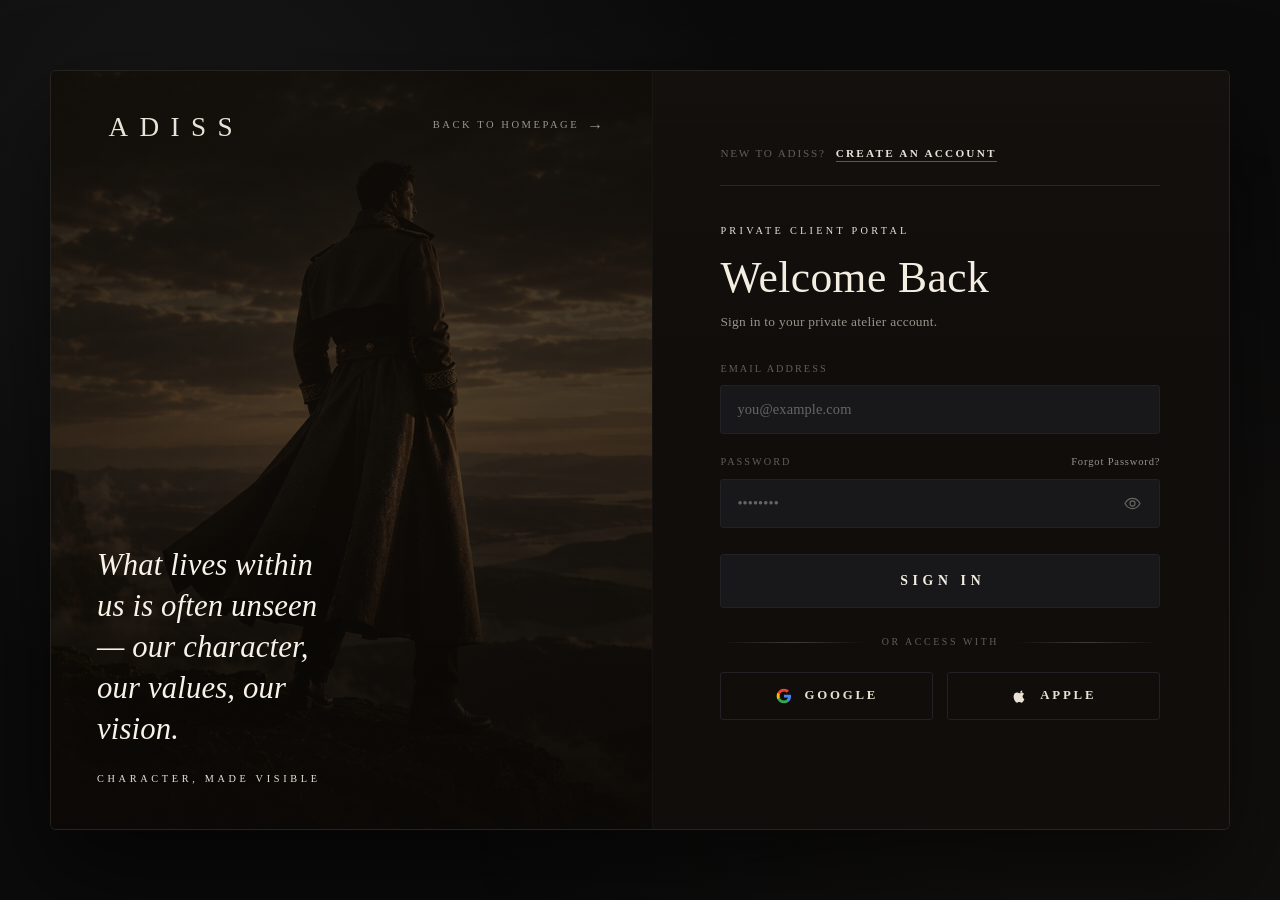
<file: login.html>
<!DOCTYPE html>
<html lang="en">
<head>
    <meta charset="UTF-8">
    <meta name="viewport" content="width=device-width, initial-scale=1.0, maximum-scale=1.0">

    <title>Sign In &amp; Create Account | ADISS</title>
    <meta name="description" content="Enter the ADISS private client portal. Sign in to your atelier account or join the unseen to begin a bespoke commission.">

    <link rel="canonical" href="https://www.addisluxury.com/login.html">
    <link rel="icon" href="images/favicon.ico" type="image/x-icon">

    <meta http-equiv="Content-Security-Policy" content="default-src 'self'; script-src 'self' 'sha256-DVZ6rcUr/rn/B4fIYEhi4xJV/qflCwWiRQqjZG/nUM8=' 'sha256-rYYtDQxhwu50oVGAP7qDyhudhizrUwDsq+qwLrmnXD4=' https://www.googletagmanager.com https://www.google-analytics.com; style-src 'self' 'unsafe-inline' https://fonts.googleapis.com; font-src 'self' https://fonts.gstatic.com data:; img-src 'self' data: https: blob:; connect-src 'self' https://www.google-analytics.com https://analytics.google.com; form-action 'self'; base-uri 'self'; upgrade-insecure-requests;">

    <link rel="preconnect" href="https://fonts.googleapis.com">
    <link rel="preconnect" href="https://fonts.gstatic.com" crossorigin>
    <link href="https://fonts.googleapis.com/css2?family=Cormorant+Garamond:ital,wght@0,300;0,400;0,500;0,600;1,300;1,400;1,500&family=Inter:wght@300;400;500;600;700&display=swap" rel="stylesheet">

    <link rel="stylesheet" href="css/auth.css">
</head>
<body class="page-auth">

    <div id="preloader" class="preloader" role="status" aria-live="polite" aria-label="Loading ADISS">
        <div class="preloader__inner">
            <span class="preloader__brand">ADISS</span>
            <span class="preloader__bar" aria-hidden="true"><span class="preloader__bar-fill"></span></span>
        </div>
    </div>

    <main class="signup" id="auth">
        <div class="signup__frame">

            <!-- ============================= -->
            <!-- LEFT PANEL — EDITORIAL VISUAL -->
            <!-- ============================= -->
            <section class="editorial" aria-label="ADISS editorial">
                <div class="editorial__media" role="img" aria-label="Editorial portrait in muted bronze light"></div>
                <div class="editorial__overlay" aria-hidden="true"></div>

                <div class="editorial__topbar">
                    <a href="index.html" class="brand">ADISS</a>
                    <a href="index.html" class="back-link">
                        <span>Back to Homepage</span>
                        <span class="back-link__arrow" aria-hidden="true">&rarr;</span>
                    </a>
                </div>

                <blockquote class="editorial__quote">
                    <p>What lives within us is often unseen &mdash; our character, our values, our vision.</p>
                    <cite>Character, Made Visible</cite>
                </blockquote>
            </section>

            <!-- ============================= -->
            <!-- RIGHT PANEL — UNIFIED FORM     -->
            <!-- ============================= -->
            <section class="form-panel" aria-label="ADISS account access">
                <div class="form-panel__inner">

                    <!-- Inline view switch -->
                    <div class="auth-switch">
                        <span class="auth-switch__prompt" id="auth-switch-prompt">New to ADISS?</span>
                        <button type="button" class="auth-switch__link" id="auth-switch-link"
                                data-target="register" aria-controls="view-register" aria-expanded="false">
                            Create an Account
                        </button>
                    </div>

                    <div class="auth-views" id="auth-views">

                        <!-- ============ SIGN IN VIEW ============ -->
                        <div class="auth-view is-active" id="view-signin">
                            <header class="form-panel__head">
                                <span class="form-panel__eyebrow">Private Client Portal</span>
                                <h1 class="form-panel__title" id="auth-title">Welcome Back</h1>
                                <p class="form-panel__subtitle">Sign in to your private atelier account.</p>
                            </header>

                            <form class="auth-form" id="signin-form" data-success="account.html" novalidate>

                                <div class="field">
                                    <label for="signin-email">Email Address</label>
                                    <input type="email" id="signin-email" name="email" placeholder="you@example.com"
                                           autocomplete="email" spellcheck="false" required>
                                </div>

                                <div class="field">
                                    <div class="field__top">
                                        <label for="signin-password">Password</label>
                                        <a href="#" class="field__aside" id="forgot-password">Forgot Password?</a>
                                    </div>
                                    <div class="password-wrap">
                                        <input type="password" id="signin-password" name="password" placeholder="••••••••"
                                               autocomplete="current-password" required>
                                        <button type="button" class="eye-toggle" data-eye="signin-password"
                                                aria-label="Show password" aria-pressed="false">
                                            <svg class="eye-toggle__icon eye-toggle__icon--open" viewBox="0 0 24 24"
                                                 fill="none" stroke="currentColor" stroke-width="1.5" aria-hidden="true">
                                                <path d="M2.5 12S6 5.5 12 5.5 21.5 12 21.5 12 18 18.5 12 18.5 2.5 12 2.5 12Z"/>
                                                <circle cx="12" cy="12" r="3.2"/>
                                            </svg>
                                            <svg class="eye-toggle__icon eye-toggle__icon--closed" viewBox="0 0 24 24"
                                                 fill="none" stroke="currentColor" stroke-width="1.5" aria-hidden="true">
                                                <path d="M3 3l18 18"/>
                                                <path d="M10.6 6.1A9.7 9.7 0 0 1 12 6c6 0 9.5 6 9.5 6a16.6 16.6 0 0 1-3.2 3.9"/>
                                                <path d="M6.4 7.6A16.4 16.4 0 0 0 2.5 12s3.5 6 9.5 6a9.6 9.6 0 0 0 3.6-.7"/>
                                                <path d="M9.9 10a3.2 3.2 0 0 0 4.4 4.5"/>
                                            </svg>
                                        </button>
                                    </div>
                                </div>

                                <button type="submit" class="btn-cultivate">Sign In</button>

                                <div class="divider"><span>Or access with</span></div>

                                <div class="social-row">
                                    <button type="button" class="btn-social" data-provider="Google">
                                        <svg viewBox="0 0 24 24" aria-hidden="true">
                                            <path fill="#4285F4" d="M22.56 12.25c0-.78-.07-1.53-.2-2.25H12v4.26h5.92c-.26 1.37-1.04 2.53-2.21 3.31v2.77h3.57c2.08-1.92 3.28-4.74 3.28-8.09z"/>
                                            <path fill="#34A853" d="M12 23c2.97 0 5.46-.98 7.28-2.66l-3.57-2.77c-.98.66-2.23 1.06-3.71 1.06-2.86 0-5.29-1.93-6.16-4.53H2.18v2.84C3.99 20.53 7.7 23 12 23z"/>
                                            <path fill="#FBBC05" d="M5.84 14.09c-.22-.66-.35-1.36-.35-2.09s.13-1.43.35-2.09V7.06H2.18C1.43 8.55 1 10.22 1 12s.43 3.45 1.18 4.94l2.85-2.22.81-.63z"/>
                                            <path fill="#EA4335" d="M12 5.38c1.62 0 3.06.56 4.21 1.64l3.15-3.15C17.45 2.09 14.97 1 12 1 7.7 1 3.99 3.47 2.18 7.06l3.66 2.84c.87-2.6 3.3-4.52 6.16-4.52z"/>
                                        </svg>
                                        Google
                                    </button>
                                    <button type="button" class="btn-social" data-provider="Apple">
                                        <svg viewBox="0 0 24 24" fill="currentColor" aria-hidden="true">
                                            <path d="M18.71 19.5c-.83 1.24-1.71 2.45-3.05 2.47-1.34.03-1.77-.79-3.29-.79-1.53 0-2 .77-3.27.82-1.31.05-2.3-1.32-3.14-2.53C4.25 17 2.94 12.45 4.7 9.39c.87-1.52 2.43-2.48 4.12-2.51 1.28-.02 2.5.87 3.29.87.78 0 2.26-1.07 3.81-.91.65.03 2.47.26 3.64 1.98-.09.06-2.17 1.28-2.15 3.81.03 3.02 2.65 4.03 2.68 4.04-.03.07-.42 1.44-1.38 2.83M15.97 6.84c.66-.82 1.11-1.96.99-3.1-.96.04-2.12.65-2.8 1.45-.6.7-1.13 1.83-.99 2.94 1.07.08 2.14-.47 2.8-1.29z"/>
                                        </svg>
                                        Apple
                                    </button>
                                </div>

                                <p class="form-status" role="status" aria-live="polite"></p>
                            </form>
                        </div>

                        <!-- ============ CREATE ACCOUNT VIEW ============ -->
                        <div class="auth-view" id="view-register" aria-hidden="true">
                            <header class="form-panel__head">
                                <span class="form-panel__eyebrow">Private Client Registration</span>
                                <h1 class="form-panel__title">Join the Unseen</h1>
                                <p class="form-panel__subtitle">Create an account to begin your bespoke journey.</p>
                            </header>

                            <form class="auth-form" id="register-form" data-success="account.html" novalidate>

                                <div class="field-row">
                                    <div class="field">
                                        <label for="register-first">First Name</label>
                                        <input type="text" id="register-first" name="firstName"
                                               autocomplete="given-name" spellcheck="false">
                                    </div>
                                    <div class="field">
                                        <label for="register-last">Last Name</label>
                                        <input type="text" id="register-last" name="lastName" placeholder="Enter surname"
                                               autocomplete="family-name" spellcheck="false">
                                    </div>
                                </div>

                                <div class="field">
                                    <label for="register-email">Email Address</label>
                                    <input type="email" id="register-email" name="email" placeholder="you@example.com"
                                           autocomplete="email" spellcheck="false" required>
                                </div>

                                <div class="field">
                                    <label for="register-password">Password</label>
                                    <div class="password-wrap">
                                        <input type="password" id="register-password" name="password" placeholder="Minimum 8 characters"
                                               autocomplete="new-password" required>
                                        <button type="button" class="eye-toggle" data-eye="register-password"
                                                aria-label="Show password" aria-pressed="false">
                                            <svg class="eye-toggle__icon eye-toggle__icon--open" viewBox="0 0 24 24"
                                                 fill="none" stroke="currentColor" stroke-width="1.5" aria-hidden="true">
                                                <path d="M2.5 12S6 5.5 12 5.5 21.5 12 21.5 12 18 18.5 12 18.5 2.5 12 2.5 12Z"/>
                                                <circle cx="12" cy="12" r="3.2"/>
                                            </svg>
                                            <svg class="eye-toggle__icon eye-toggle__icon--closed" viewBox="0 0 24 24"
                                                 fill="none" stroke="currentColor" stroke-width="1.5" aria-hidden="true">
                                                <path d="M3 3l18 18"/>
                                                <path d="M10.6 6.1A9.7 9.7 0 0 1 12 6c6 0 9.5 6 9.5 6a16.6 16.6 0 0 1-3.2 3.9"/>
                                                <path d="M6.4 7.6A16.4 16.4 0 0 0 2.5 12s3.5 6 9.5 6a9.6 9.6 0 0 0 3.6-.7"/>
                                                <path d="M9.9 10a3.2 3.2 0 0 0 4.4 4.5"/>
                                            </svg>
                                        </button>
                                    </div>
                                </div>

                                <label class="check" for="register-terms">
                                    <input type="checkbox" id="register-terms" name="terms" required>
                                    <span class="check__box" aria-hidden="true">
                                        <svg viewBox="0 0 24 24" fill="none" stroke="currentColor" stroke-width="2.4"
                                             stroke-linecap="round" stroke-linejoin="round" aria-hidden="true">
                                            <path d="M4 12.5l5 5 11-11"/>
                                        </svg>
                                    </span>
                                    <span class="check__text">
                                        I agree to the <a href="terms.html">Terms of Service</a>
                                        &amp; <a href="privacy-policy.html">Privacy Policy</a>
                                    </span>
                                </label>

                                <button type="submit" class="btn-cultivate">Cultivate</button>

                                <div class="divider"><span>Or access with</span></div>

                                <div class="social-row">
                                    <button type="button" class="btn-social" data-provider="Google">
                                        <svg viewBox="0 0 24 24" aria-hidden="true">
                                            <path fill="#4285F4" d="M22.56 12.25c0-.78-.07-1.53-.2-2.25H12v4.26h5.92c-.26 1.37-1.04 2.53-2.21 3.31v2.77h3.57c2.08-1.92 3.28-4.74 3.28-8.09z"/>
                                            <path fill="#34A853" d="M12 23c2.97 0 5.46-.98 7.28-2.66l-3.57-2.77c-.98.66-2.23 1.06-3.71 1.06-2.86 0-5.29-1.93-6.16-4.53H2.18v2.84C3.99 20.53 7.7 23 12 23z"/>
                                            <path fill="#FBBC05" d="M5.84 14.09c-.22-.66-.35-1.36-.35-2.09s.13-1.43.35-2.09V7.06H2.18C1.43 8.55 1 10.22 1 12s.43 3.45 1.18 4.94l2.85-2.22.81-.63z"/>
                                            <path fill="#EA4335" d="M12 5.38c1.62 0 3.06.56 4.21 1.64l3.15-3.15C17.45 2.09 14.97 1 12 1 7.7 1 3.99 3.47 2.18 7.06l3.66 2.84c.87-2.6 3.3-4.52 6.16-4.52z"/>
                                        </svg>
                                        Google
                                    </button>
                                    <button type="button" class="btn-social" data-provider="Apple">
                                        <svg viewBox="0 0 24 24" fill="currentColor" aria-hidden="true">
                                            <path d="M18.71 19.5c-.83 1.24-1.71 2.45-3.05 2.47-1.34.03-1.77-.79-3.29-.79-1.53 0-2 .77-3.27.82-1.31.05-2.3-1.32-3.14-2.53C4.25 17 2.94 12.45 4.7 9.39c.87-1.52 2.43-2.48 4.12-2.51 1.28-.02 2.5.87 3.29.87.78 0 2.26-1.07 3.81-.91.65.03 2.47.26 3.64 1.98-.09.06-2.17 1.28-2.15 3.81.03 3.02 2.65 4.03 2.68 4.04-.03.07-.42 1.44-1.38 2.83M15.97 6.84c.66-.82 1.11-1.96.99-3.1-.96.04-2.12.65-2.8 1.45-.6.7-1.13 1.83-.99 2.94 1.07.08 2.14-.47 2.8-1.29z"/>
                                        </svg>
                                        Apple
                                    </button>
                                </div>

                                <p class="form-status" role="status" aria-live="polite"></p>
                            </form>
                        </div>

                    </div>
                </div>
            </section>

        </div>
    </main>

    <script src="js/auth.js"></script>
</body>
</html>
</file>
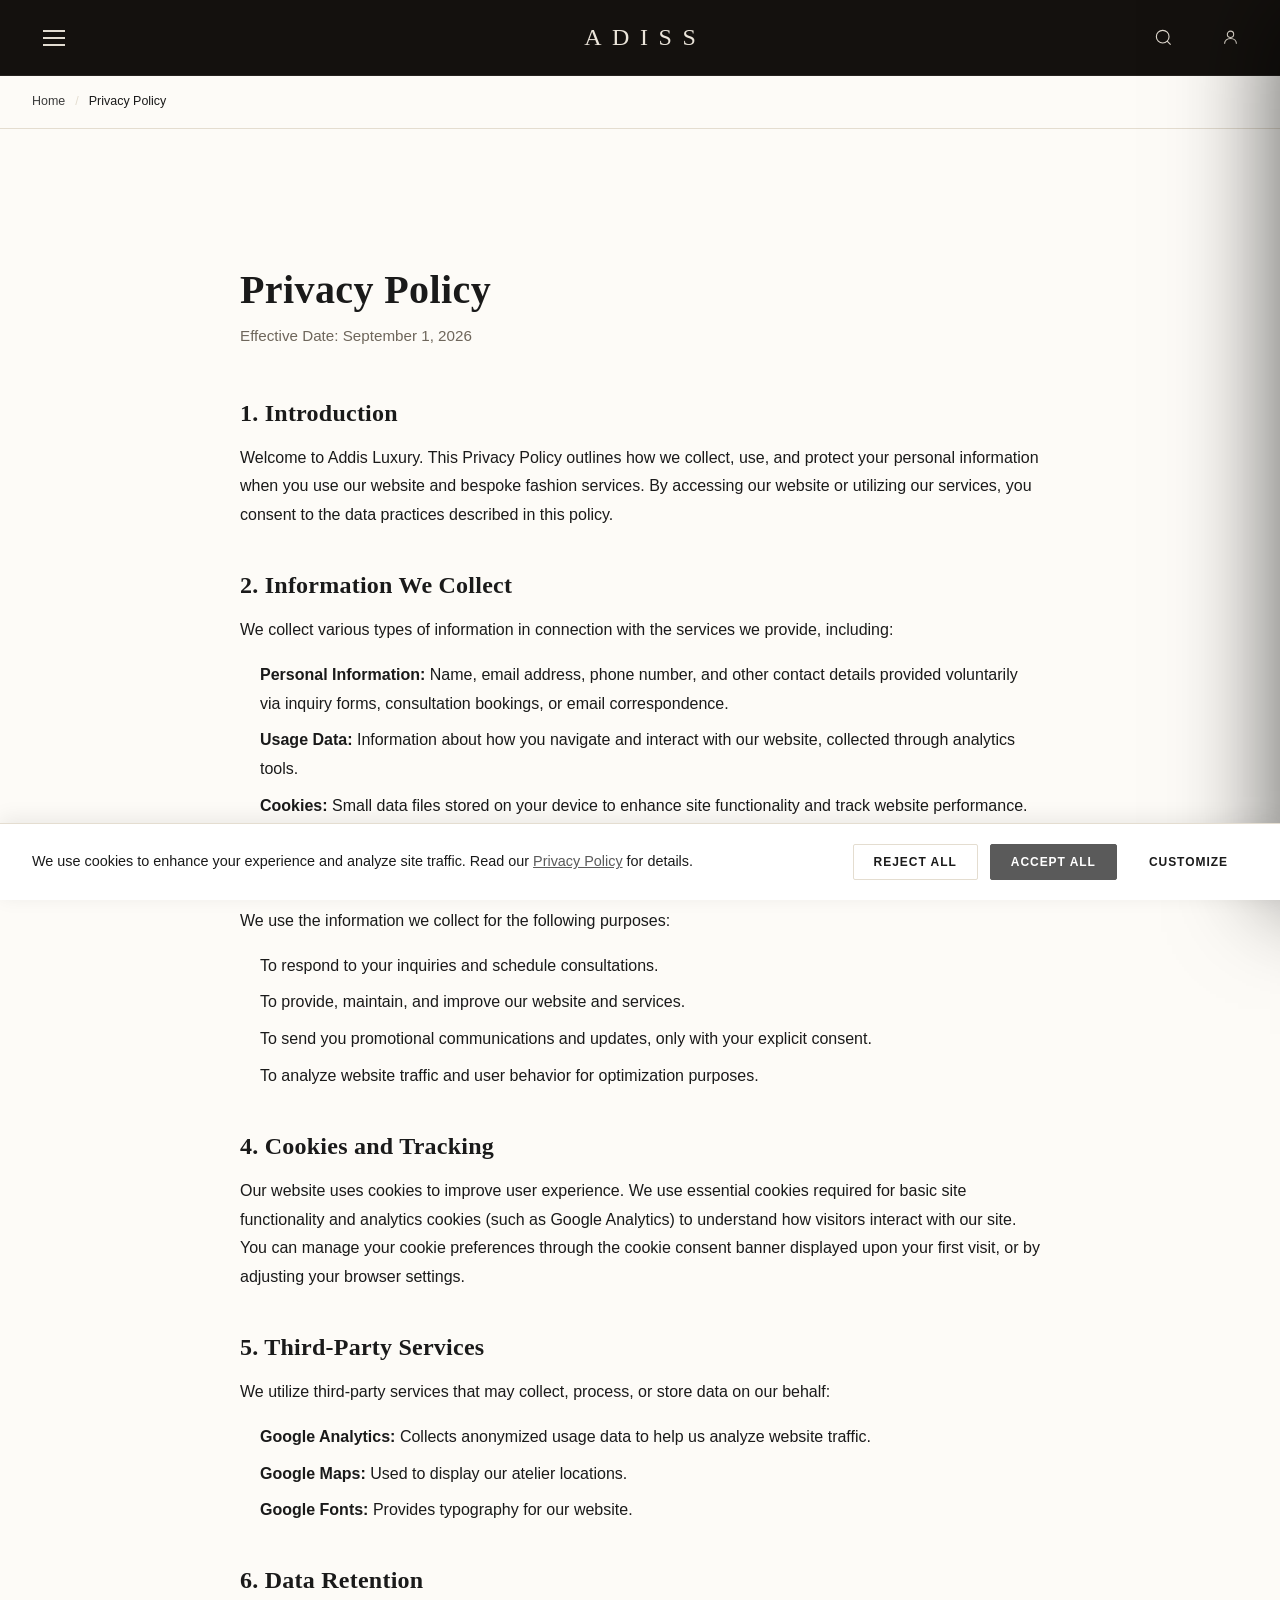
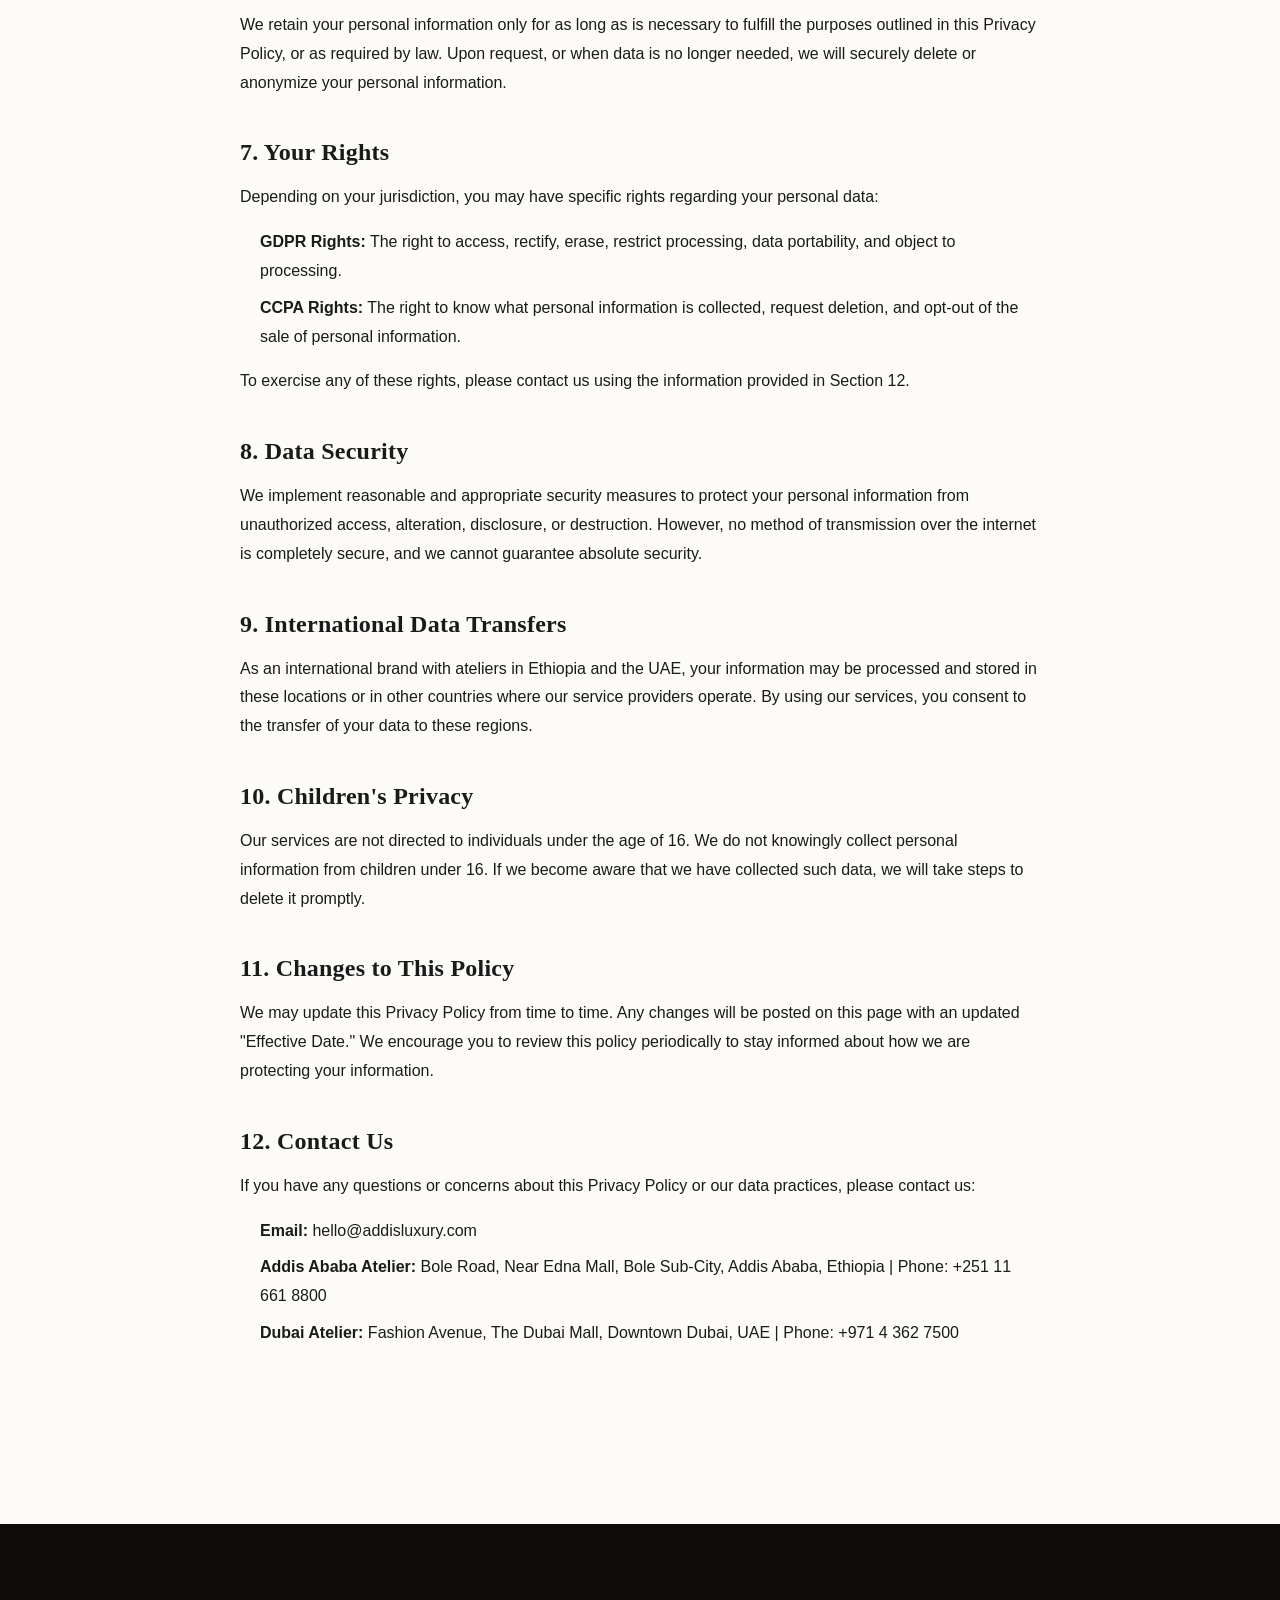
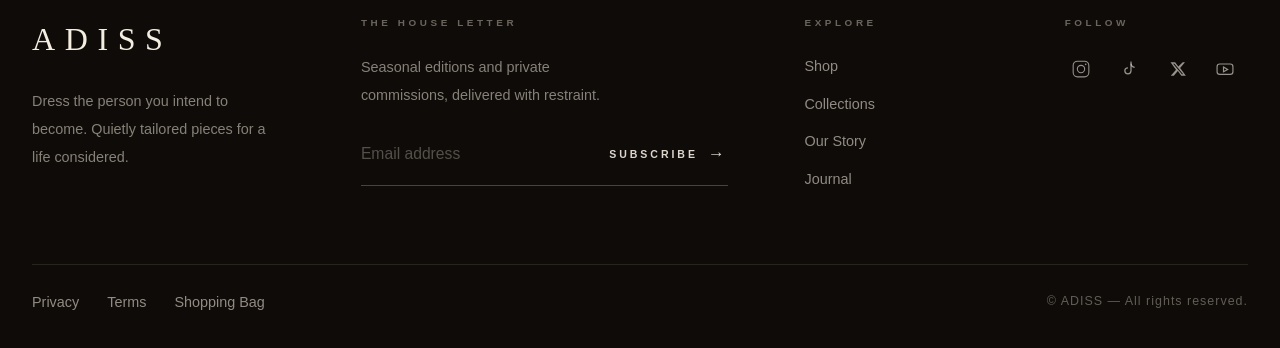
<file: privacy-policy.html>
<!DOCTYPE html>
<html lang="en">
<head>
    <meta charset="UTF-8">
    <meta name="viewport" content="width=device-width, initial-scale=1.0">

    <title>Privacy Policy | Addis Luxury</title>
    <meta name="description" content="Addis Luxury privacy policy detailing how we collect, use, and protect your personal information when you use our website and services.">

    <link rel="canonical" href="https://www.addisluxury.com/privacy-policy.html">

    <meta property="og:title" content="Privacy Policy | Addis Luxury">
    <meta property="og:description" content="Addis Luxury privacy policy detailing how we collect, use, and protect your personal information when you use our website and services.">
    <meta property="og:image" content="https://www.addisluxury.com/images/social-share-og.jpg">
    <meta property="og:url" content="https://www.addisluxury.com/privacy-policy.html">
    <meta property="og:type" content="website">
    <meta property="og:site_name" content="Addis Luxury">

    <meta name="twitter:card" content="summary_large_image">
    <meta name="twitter:title" content="Privacy Policy | Addis Luxury">
    <meta name="twitter:description" content="Addis Luxury privacy policy detailing how we collect, use, and protect your personal information when you use our website and services.">
    <meta name="twitter:image" content="https://www.addisluxury.com/images/social-share-og.jpg">

    <link rel="icon" href="images/favicon.ico" type="image/x-icon">

    <meta name="google-site-verification" content="VERIFICATION_CODE_HERE">

    <meta http-equiv="Content-Security-Policy" content="default-src 'self'; script-src 'self' 'sha256-DVZ6rcUr/rn/B4fIYEhi4xJV/qflCwWiRQqjZG/nUM8=' 'sha256-rYYtDQxhwu50oVGAP7qDyhudhizrUwDsq+qwLrmnXD4=' https://www.googletagmanager.com https://www.google-analytics.com; style-src 'self' 'unsafe-inline' https://fonts.googleapis.com; font-src 'self' https://fonts.gstatic.com data:; img-src 'self' data: https: blob:; connect-src 'self' https://www.google-analytics.com https://analytics.google.com; frame-src 'self' https://www.google.com https://maps.google.com; form-action 'self'; base-uri 'self'; upgrade-insecure-requests;">

    <link rel="preconnect" href="https://fonts.googleapis.com">
    <link rel="preconnect" href="https://fonts.gstatic.com" crossorigin>
    <link href="https://fonts.googleapis.com/css2?family=Cormorant+Garamond:ital,wght@0,300;0,400;0,500;0,600;1,300;1,400;1,500&family=Inter:wght@300;400;500;600;700&display=swap" rel="stylesheet">

    <link rel="stylesheet" href="css/styles.css">

    <noscript><style>.ab-preloader{display:none!important}body.ab-preloading{overflow:auto!important}</style></noscript>

    <script>
        window.dataLayer = window.dataLayer || [];
        function gtag(){dataLayer.push(arguments);}
        gtag('consent', 'default', {
            'ad_storage': 'denied',
            'ad_user_data': 'denied',
            'ad_personalization': 'denied',
            'analytics_storage': 'denied',
            'wait_for_update': 500
        });
    </script>
    <script async src="https://www.googletagmanager.com/gtag/js?id=G-XXXXXXXXXX"></script>
    <script>
        gtag('js', new Date());
        gtag('config', 'G-XXXXXXXXXX', {
            'send_page_view': true,
            'cookie_flags': 'SameSite=None;Secure'
        });
    </script>
</head>
<body class="has-mobile-cta page-home ab-preloading">
    <a href="#main-content" class="skip-link">Skip to main content</a>

    <!-- Brand Preloader (onyx + ivory) -->
    <div class="ab-preloader" id="preloader" aria-hidden="true">
        <span class="ab-preloader__word">ADISS</span>
        <span class="ab-preloader__bar"></span>
    </div>

    <!-- Ultra-Minimal Navigation Header (ADISS) -->
    <header class="site-header ad-header ad-solid" id="site-header">
        <div class="header-container ad-header__grid">
            <!-- Far Left: Minimal Menu Icon -->
            <div class="header-zone-left ad-header__left">
                <button type="button" class="nav-toggle-btn ad-nav-toggle" id="nav-toggle-btn" aria-label="Toggle mobile menu" aria-expanded="false">
                    <span class="nav-toggle-bar"></span>
                    <span class="nav-toggle-bar"></span>
                    <span class="nav-toggle-bar"></span>
                </button>
            </div>

            <!-- Center: Brand Logo -->
            <div class="ad-header__center">
                <a href="index.html" class="site-logo ad-logo">ADISS</a>
            </div>

            <!-- Right: Search + Profile -->
            <div class="header-zone-right ad-header__right">
                <button type="button" class="header-icon-btn ad-icon search-trigger-btn" aria-label="Search">
                    <svg viewBox="0 0 24 24"><circle cx="11" cy="11" r="8"/><line x1="21" y1="21" x2="16.65" y2="16.65"/></svg>
                </button>
                <a href="account.html" class="header-icon-btn ad-icon" aria-label="Client account">
                    <svg viewBox="0 0 24 24"><circle cx="12" cy="8" r="4"/><path d="M4.5 20c0-4.2 3.3-6.7 7.5-6.7s7.5 2.5 7.5 6.7"/></svg>
                </a>
            </div>
        </div>
    </header>

    <!-- Menu Drawer (zero-scroll, fits one viewport) -->
    <div class="mobile-nav-drawer" id="mobile-nav-drawer" aria-label="Mobile navigation">
        <div class="mobile-nav-header">
            <a href="index.html" class="site-logo">ADISS</a>
            <button type="button" class="mobile-nav-close" id="mobile-nav-close" aria-label="Close menu">
                <svg viewBox="0 0 24 24" aria-hidden="true"><line x1="18" y1="6" x2="6" y2="18"/><line x1="6" y1="6" x2="18" y2="18"/></svg>
            </button>
        </div>
        <nav class="mobile-nav-list" aria-label="Menu">
            <a href="index.html" class="mobile-nav-link">Home</a>
            <a href="shop.html" class="mobile-nav-link">Shop</a>
            <a href="products.html" class="mobile-nav-link">Collections</a>
            <a href="about.html" class="mobile-nav-link">Our Story</a>
            <a href="blog.html" class="mobile-nav-link">Journal</a>
            <a href="account.html" class="mobile-nav-link">Client Account</a>
        </nav>
        <div class="mobile-nav-bottom">
            <a href="account.html" class="mobile-nav-footlink">Client Area</a>
            <a href="index.html#contact" class="mobile-nav-footlink mobile-nav-footlink--accent">Book a Private Consultation <span aria-hidden="true">&rarr;</span></a>
        </div>
    </div>

    <!-- Focused Search Overlay (pill pop-out) -->
    <div class="search-modal-overlay" id="search-modal-overlay" role="dialog" aria-modal="true" aria-label="Search ADISS">
        <div class="search-pop">
            <div class="search-pop__pill">
                <svg class="search-pop__icon" viewBox="0 0 24 24" fill="none" stroke="currentColor" stroke-width="1.4" aria-hidden="true"><circle cx="11" cy="11" r="8"/><line x1="21" y1="21" x2="16.65" y2="16.65"/></svg>
                <input type="text" class="search-pop__input" id="search-input" placeholder="Search pieces, collections, stories" autocomplete="off" aria-label="Search ADISS">
                <button type="button" class="search-pop__close" id="search-modal-close" aria-label="Close search">
                    <svg viewBox="0 0 24 24" fill="none" stroke="currentColor" stroke-width="1.4" aria-hidden="true"><line x1="18" y1="6" x2="6" y2="18"/><line x1="6" y1="6" x2="18" y2="18"/></svg>
                </button>
            </div>
            <div class="search-results-list search-pop__results" id="search-results-list"></div>
        </div>
    </div><!-- Slide-Over Mini-Cart Drawer -->
    <div class="cart-drawer-overlay" id="cart-drawer-overlay"></div>
    <div class="cart-drawer" id="cart-drawer" role="dialog" aria-label="Shopping Bag">
        <div class="cart-drawer-header">
            <span class="cart-drawer-title">Your Shopping Bag</span>
            <button type="button" class="cart-drawer-close" id="cart-drawer-close" aria-label="Close shopping bag">
                <svg width="20" height="20" viewBox="0 0 24 24" fill="none" stroke="currentColor" stroke-width="2"><line x1="18" y1="6" x2="6" y2="18"/><line x1="6" y1="6" x2="18" y2="18"/></svg>
            </button>
        </div>
        <div class="shipping-progress-section">
            <div class="shipping-progress-text" id="cart-shipping-msg">Complimentary Luxury Worldwide Shipping Unlocked</div>
            <div class="shipping-progress-bar-bg">
                <div class="shipping-progress-bar-fill" id="cart-shipping-fill" style="width: 100%;"></div>
            </div>
        </div>
        <div class="cart-drawer-body" id="cart-drawer-items"></div>
        <div class="cart-drawer-footer">
            <div class="cart-summary-row">
                <span>Estimated Subtotal</span>
                <strong id="cart-drawer-subtotal" data-price-usd="6250">$6,250</strong>
            </div>
            <div class="cart-summary-row" style="color: var(--color-gray); font-size: 0.8rem;">
                <span>Duties &amp; Worldwide Courier Delivery</span>
                <span>Included at Checkout</span>
            </div>
            <a href="cart.html" class="btn btn--primary btn--full cart-drawer-checkout-btn">Proceed to Checkout</a>
            <a href="shop.html" class="cart-drawer-view-bag-link">Continue Browsing</a>
        </div>
    </div>

    <nav class="breadcrumb" aria-label="Breadcrumb">
        <div class="container">
            <ol class="breadcrumb__list">
                <li class="breadcrumb__item"><a href="index.html" class="breadcrumb__link">Home</a></li>
                <li class="breadcrumb__item" aria-current="page">Privacy Policy</li>
            </ol>
        </div>
    </nav>

    <main id="main-content">
        <section class="section">
            <div class="container">
                <div class="legal-page">
                    <h1 class="legal-page__title">Privacy Policy</h1>
                    <p class="legal-page__date">Effective Date: September 1, 2026</p>

                    <div class="legal-page__section">
                        <h2 class="legal-page__heading">1. Introduction</h2>
                        <p class="legal-page__text">Welcome to Addis Luxury. This Privacy Policy outlines how we collect, use, and protect your personal information when you use our website and bespoke fashion services. By accessing our website or utilizing our services, you consent to the data practices described in this policy.</p>
                    </div>

                    <div class="legal-page__section">
                        <h2 class="legal-page__heading">2. Information We Collect</h2>
                        <p class="legal-page__text">We collect various types of information in connection with the services we provide, including:</p>
                        <ul class="legal-page__list">
                            <li><strong>Personal Information:</strong> Name, email address, phone number, and other contact details provided voluntarily via inquiry forms, consultation bookings, or email correspondence.</li>
                            <li><strong>Usage Data:</strong> Information about how you navigate and interact with our website, collected through analytics tools.</li>
                            <li><strong>Cookies:</strong> Small data files stored on your device to enhance site functionality and track website performance.</li>
                        </ul>
                    </div>

                    <div class="legal-page__section">
                        <h2 class="legal-page__heading">3. How We Use Your Information</h2>
                        <p class="legal-page__text">We use the information we collect for the following purposes:</p>
                        <ul class="legal-page__list">
                            <li>To respond to your inquiries and schedule consultations.</li>
                            <li>To provide, maintain, and improve our website and services.</li>
                            <li>To send you promotional communications and updates, only with your explicit consent.</li>
                            <li>To analyze website traffic and user behavior for optimization purposes.</li>
                        </ul>
                    </div>

                    <div class="legal-page__section">
                        <h2 class="legal-page__heading">4. Cookies and Tracking</h2>
                        <p class="legal-page__text">Our website uses cookies to improve user experience. We use essential cookies required for basic site functionality and analytics cookies (such as Google Analytics) to understand how visitors interact with our site. You can manage your cookie preferences through the cookie consent banner displayed upon your first visit, or by adjusting your browser settings.</p>
                    </div>

                    <div class="legal-page__section">
                        <h2 class="legal-page__heading">5. Third-Party Services</h2>
                        <p class="legal-page__text">We utilize third-party services that may collect, process, or store data on our behalf:</p>
                        <ul class="legal-page__list">
                            <li><strong>Google Analytics:</strong> Collects anonymized usage data to help us analyze website traffic.</li>
                            <li><strong>Google Maps:</strong> Used to display our atelier locations.</li>
                            <li><strong>Google Fonts:</strong> Provides typography for our website.</li>
                        </ul>
                    </div>

                    <div class="legal-page__section">
                        <h2 class="legal-page__heading">6. Data Retention</h2>
                        <p class="legal-page__text">We retain your personal information only for as long as is necessary to fulfill the purposes outlined in this Privacy Policy, or as required by law. Upon request, or when data is no longer needed, we will securely delete or anonymize your personal information.</p>
                    </div>

                    <div class="legal-page__section">
                        <h2 class="legal-page__heading">7. Your Rights</h2>
                        <p class="legal-page__text">Depending on your jurisdiction, you may have specific rights regarding your personal data:</p>
                        <ul class="legal-page__list">
                            <li><strong>GDPR Rights:</strong> The right to access, rectify, erase, restrict processing, data portability, and object to processing.</li>
                            <li><strong>CCPA Rights:</strong> The right to know what personal information is collected, request deletion, and opt-out of the sale of personal information.</li>
                        </ul>
                        <p class="legal-page__text">To exercise any of these rights, please contact us using the information provided in Section 12.</p>
                    </div>

                    <div class="legal-page__section">
                        <h2 class="legal-page__heading">8. Data Security</h2>
                        <p class="legal-page__text">We implement reasonable and appropriate security measures to protect your personal information from unauthorized access, alteration, disclosure, or destruction. However, no method of transmission over the internet is completely secure, and we cannot guarantee absolute security.</p>
                    </div>

                    <div class="legal-page__section">
                        <h2 class="legal-page__heading">9. International Data Transfers</h2>
                        <p class="legal-page__text">As an international brand with ateliers in Ethiopia and the UAE, your information may be processed and stored in these locations or in other countries where our service providers operate. By using our services, you consent to the transfer of your data to these regions.</p>
                    </div>

                    <div class="legal-page__section">
                        <h2 class="legal-page__heading">10. Children's Privacy</h2>
                        <p class="legal-page__text">Our services are not directed to individuals under the age of 16. We do not knowingly collect personal information from children under 16. If we become aware that we have collected such data, we will take steps to delete it promptly.</p>
                    </div>

                    <div class="legal-page__section">
                        <h2 class="legal-page__heading">11. Changes to This Policy</h2>
                        <p class="legal-page__text">We may update this Privacy Policy from time to time. Any changes will be posted on this page with an updated "Effective Date." We encourage you to review this policy periodically to stay informed about how we are protecting your information.</p>
                    </div>

                    <div class="legal-page__section">
                        <h2 class="legal-page__heading">12. Contact Us</h2>
                        <p class="legal-page__text">If you have any questions or concerns about this Privacy Policy or our data practices, please contact us:</p>
                        <ul class="legal-page__list">
                            <li><strong>Email:</strong> hello@addisluxury.com</li>
                            <li><strong>Addis Ababa Atelier:</strong> Bole Road, Near Edna Mall, Bole Sub-City, Addis Ababa, Ethiopia | Phone: +251 11 661 8800</li>
                            <li><strong>Dubai Atelier:</strong> Fashion Avenue, The Dubai Mall, Downtown Dubai, UAE | Phone: +971 4 362 7500</li>
                        </ul>
                    </div>
                </div>
            </div>
        </section>
    </main>

        <footer class="site-footer ad-footer">
        <div class="container">
            <div class="ad-footer__grid">

                <div class="ad-footer__brand">
                    <a href="index.html" class="ad-footer__logo">ADISS</a>
                    <p class="ad-footer__tagline">Dress the person you intend to become. Quietly tailored pieces for a life considered.</p>
                </div>

                <div class="ad-footer__news">
                    <p class="ad-footer__label">The House Letter</p>
                    <p class="ad-footer__news-note">Seasonal editions and private commissions, delivered with restraint.</p>
                    <form class="ad-newsletter" id="footer-newsletter">
                        <input type="email" class="ad-newsletter__input" name="email" placeholder="Email address" aria-label="Email address">
                        <button type="submit" class="ad-newsletter__submit">
                            Subscribe <span aria-hidden="true">&rarr;</span>
                        </button>
                    </form>
                    <p class="ad-newsletter__status" id="footer-newsletter-status" role="status"></p>
                </div>

                <div class="ad-footer__menu">
                    <p class="ad-footer__label">Explore</p>
                    <ul class="ad-footer__list">
                        <li><a href="shop.html">Shop</a></li>
                        <li><a href="products.html">Collections</a></li>
                        <li><a href="about.html">Our Story</a></li>
                        <li><a href="blog.html">Journal</a></li>
                    </ul>
                </div>

                <div class="ad-footer__social">
                    <p class="ad-footer__label">Follow</p>
                    <ul class="ad-social">
                        <li><a href="https://www.instagram.com/" target="_blank" rel="noopener" aria-label="Instagram">
                            <svg viewBox="0 0 24 24" fill="none" stroke="currentColor" stroke-width="1.3" aria-hidden="true"><rect x="2.6" y="2.6" width="18.8" height="18.8" rx="5.2"/><circle cx="12" cy="12" r="4.4"/><circle cx="17.6" cy="6.4" r="1" fill="currentColor" stroke="none"/></svg>
                        </a></li>
                        <li><a href="https://www.tiktok.com/" target="_blank" rel="noopener" aria-label="TikTok">
                            <svg viewBox="0 0 24 24" fill="none" stroke="currentColor" stroke-width="1.5" aria-hidden="true"><path d="M14.4 3v11.2a3.7 3.7 0 1 1-3.7-3.7"/><path d="M14.4 5.6a4.9 4.9 0 0 0 4.4 4.4"/></svg>
                        </a></li>
                        <li><a href="https://x.com/" target="_blank" rel="noopener" aria-label="X (formerly Twitter)">
                            <svg viewBox="0 0 24 24" fill="currentColor" aria-hidden="true"><path d="M18.9 4h2.68l-5.86 6.69 6.9 9.31h-5.4l-4.23-5.6-4.84 5.6H4.53l6.27-7.17L4.2 4h5.54l3.83 5.12L18.9 4zm-.94 14.32h1.49L8.9 5.57H7.3l10.66 12.75z"/></svg>
                        </a></li>
                        <li><a href="https://www.youtube.com/" target="_blank" rel="noopener" aria-label="YouTube">
                            <svg viewBox="0 0 24 24" fill="none" stroke="currentColor" stroke-width="1.4" aria-hidden="true"><rect x="2.5" y="6" width="19" height="12.5" rx="3.2"/><path d="M10.2 9.6l5 2.9-5 2.9z"/></svg>
                        </a></li>
                    </ul>
                </div>
            </div>

            <div class="ad-footer__bottom">
                <div class="ad-footer__legal">
                    <a href="privacy-policy.html">Privacy</a>
                    <a href="terms.html">Terms</a>
                    <a href="cart.html">Shopping Bag</a>
                </div>
                <p class="ad-footer__copyright">&copy; ADISS &mdash; All rights reserved.</p>
            </div>
        </div>
    </footer>

    <!-- Cookie Consent Banner -->
    <div class="cookie-banner" id="cookie-banner" role="dialog" aria-label="Cookie consent">
        <div class="cookie__content container">
            <p class="cookie__text">We use cookies to enhance your experience and analyze site traffic. Read our <a href="privacy-policy.html">Privacy Policy</a> for details.</p>
            <div class="cookie__actions">
                <button class="cookie__btn cookie__btn--reject" id="cookie-reject">Reject All</button>
                <button class="cookie__btn cookie__btn--accept" id="cookie-accept">Accept All</button>
                <button class="cookie__btn cookie__btn--settings" id="cookie-settings">Customize</button>
            </div>
        </div>
    </div>

    <script src="js/main.js"></script>
</body>
</html>
</file>
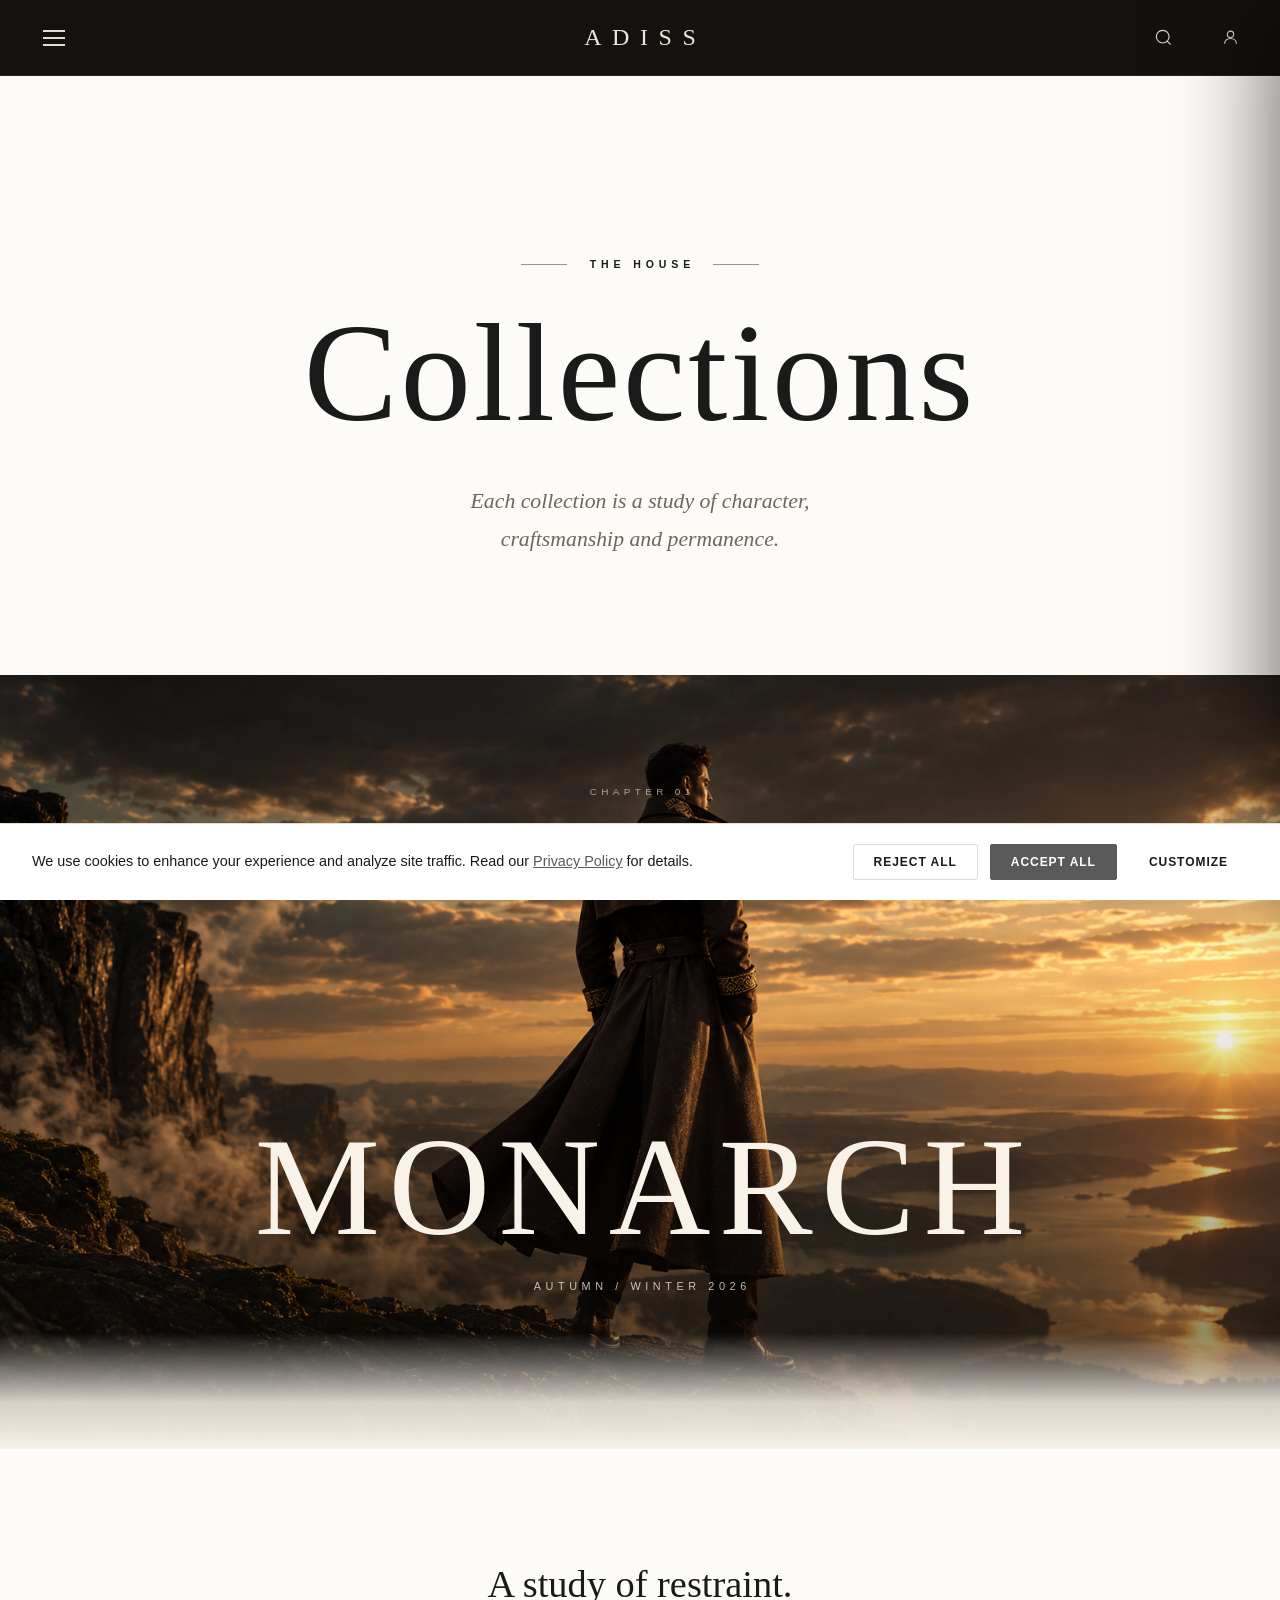
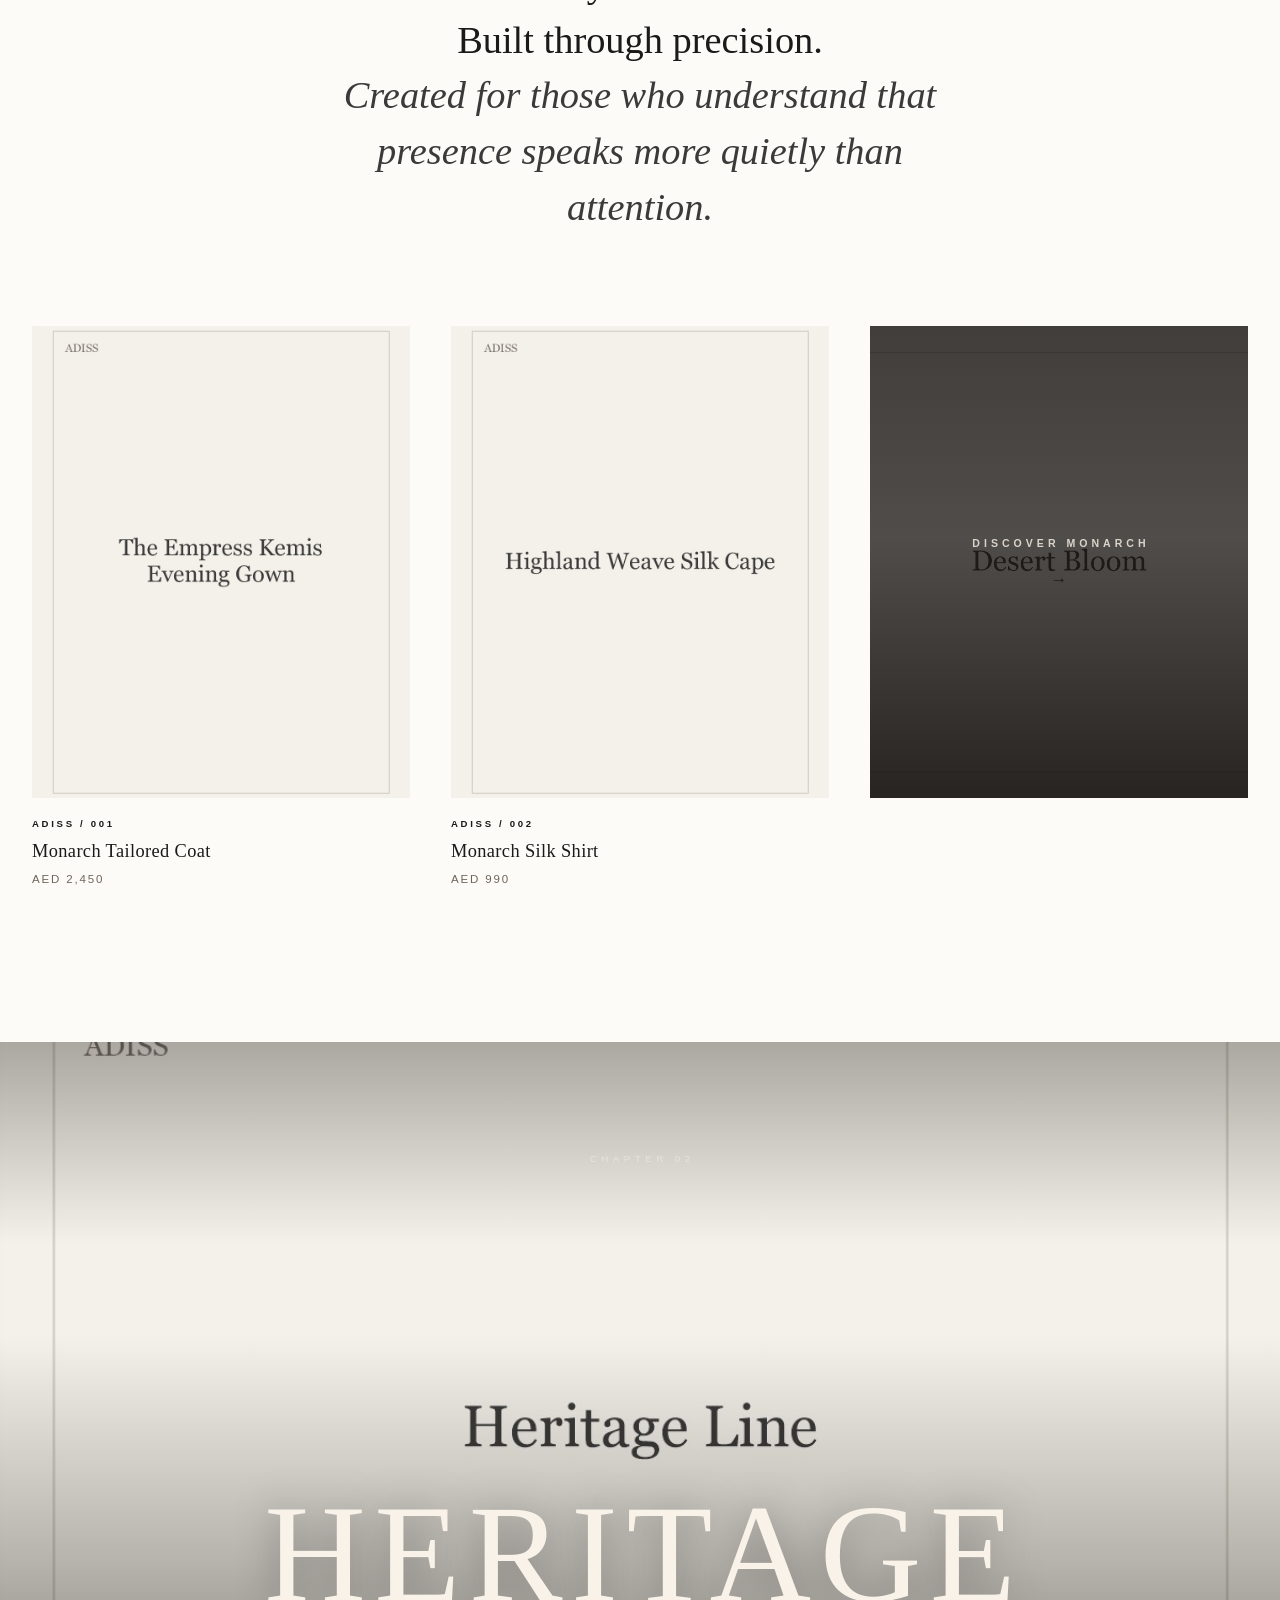
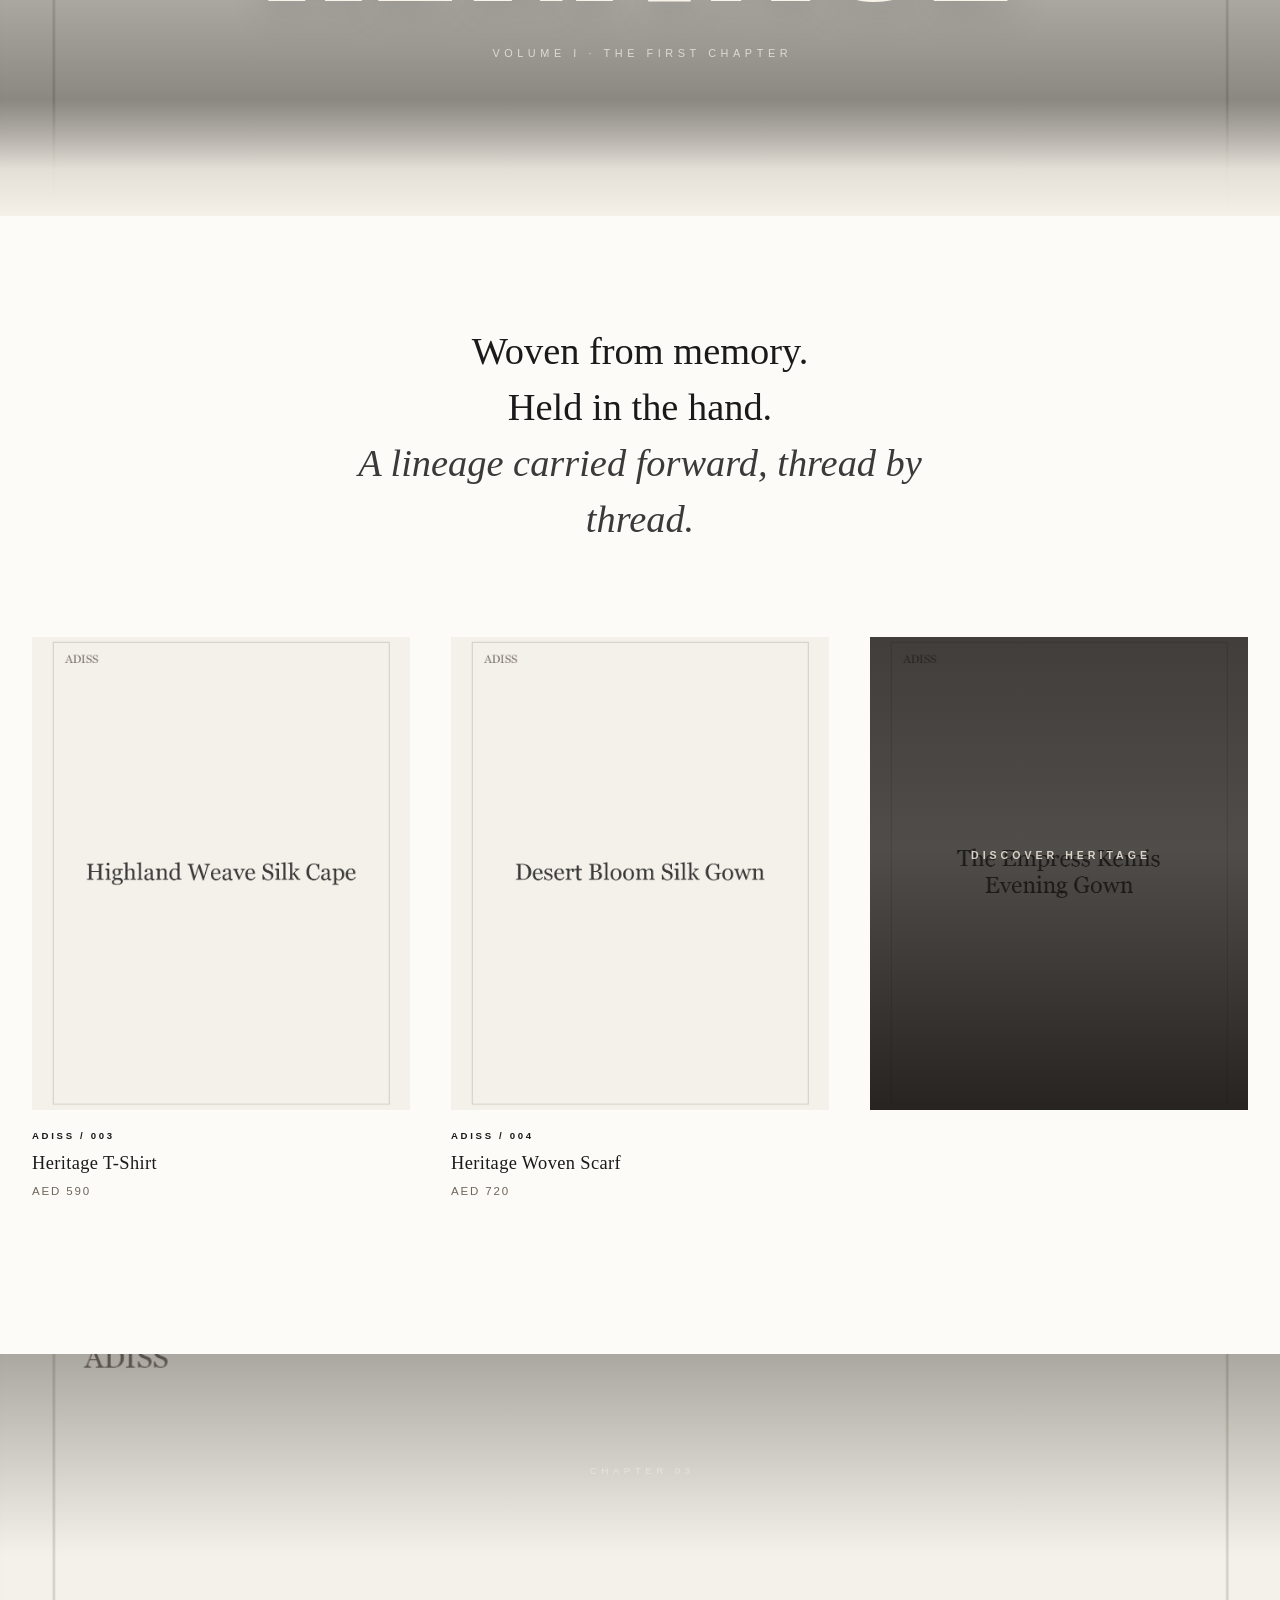
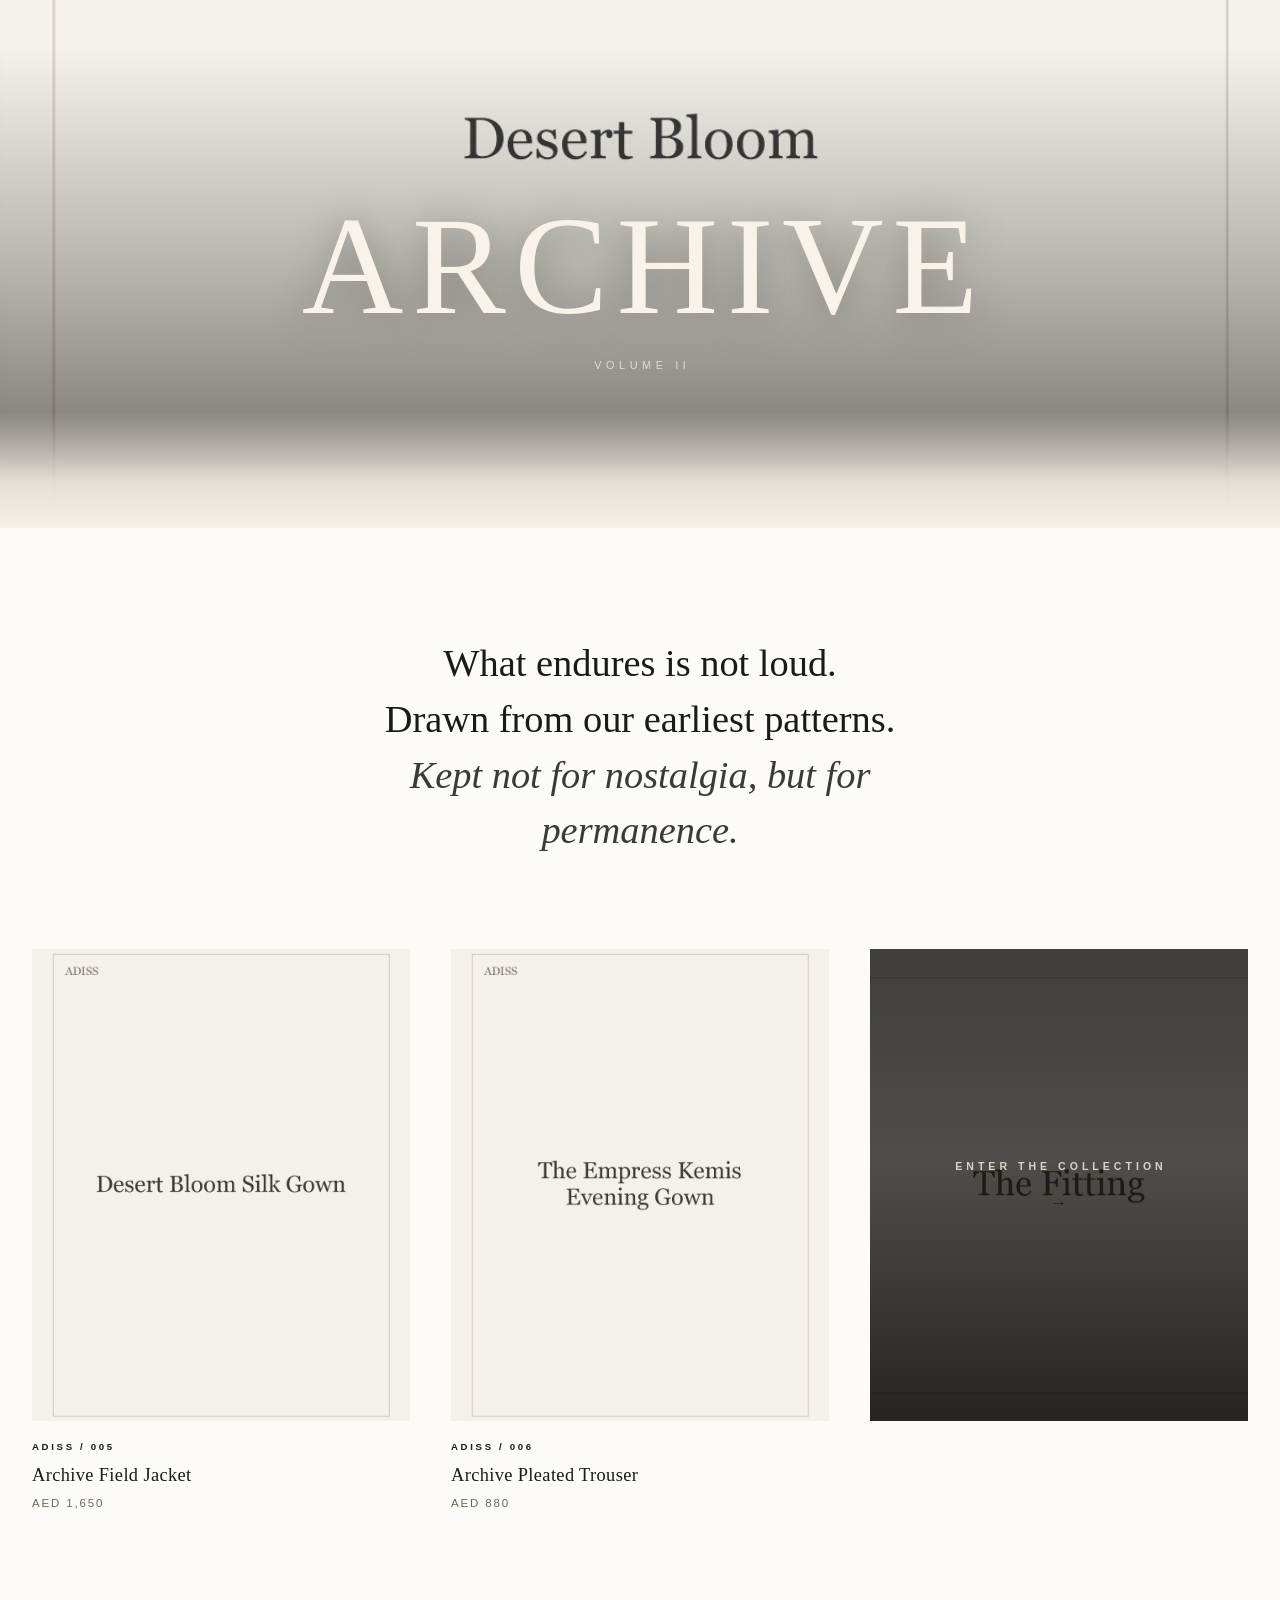
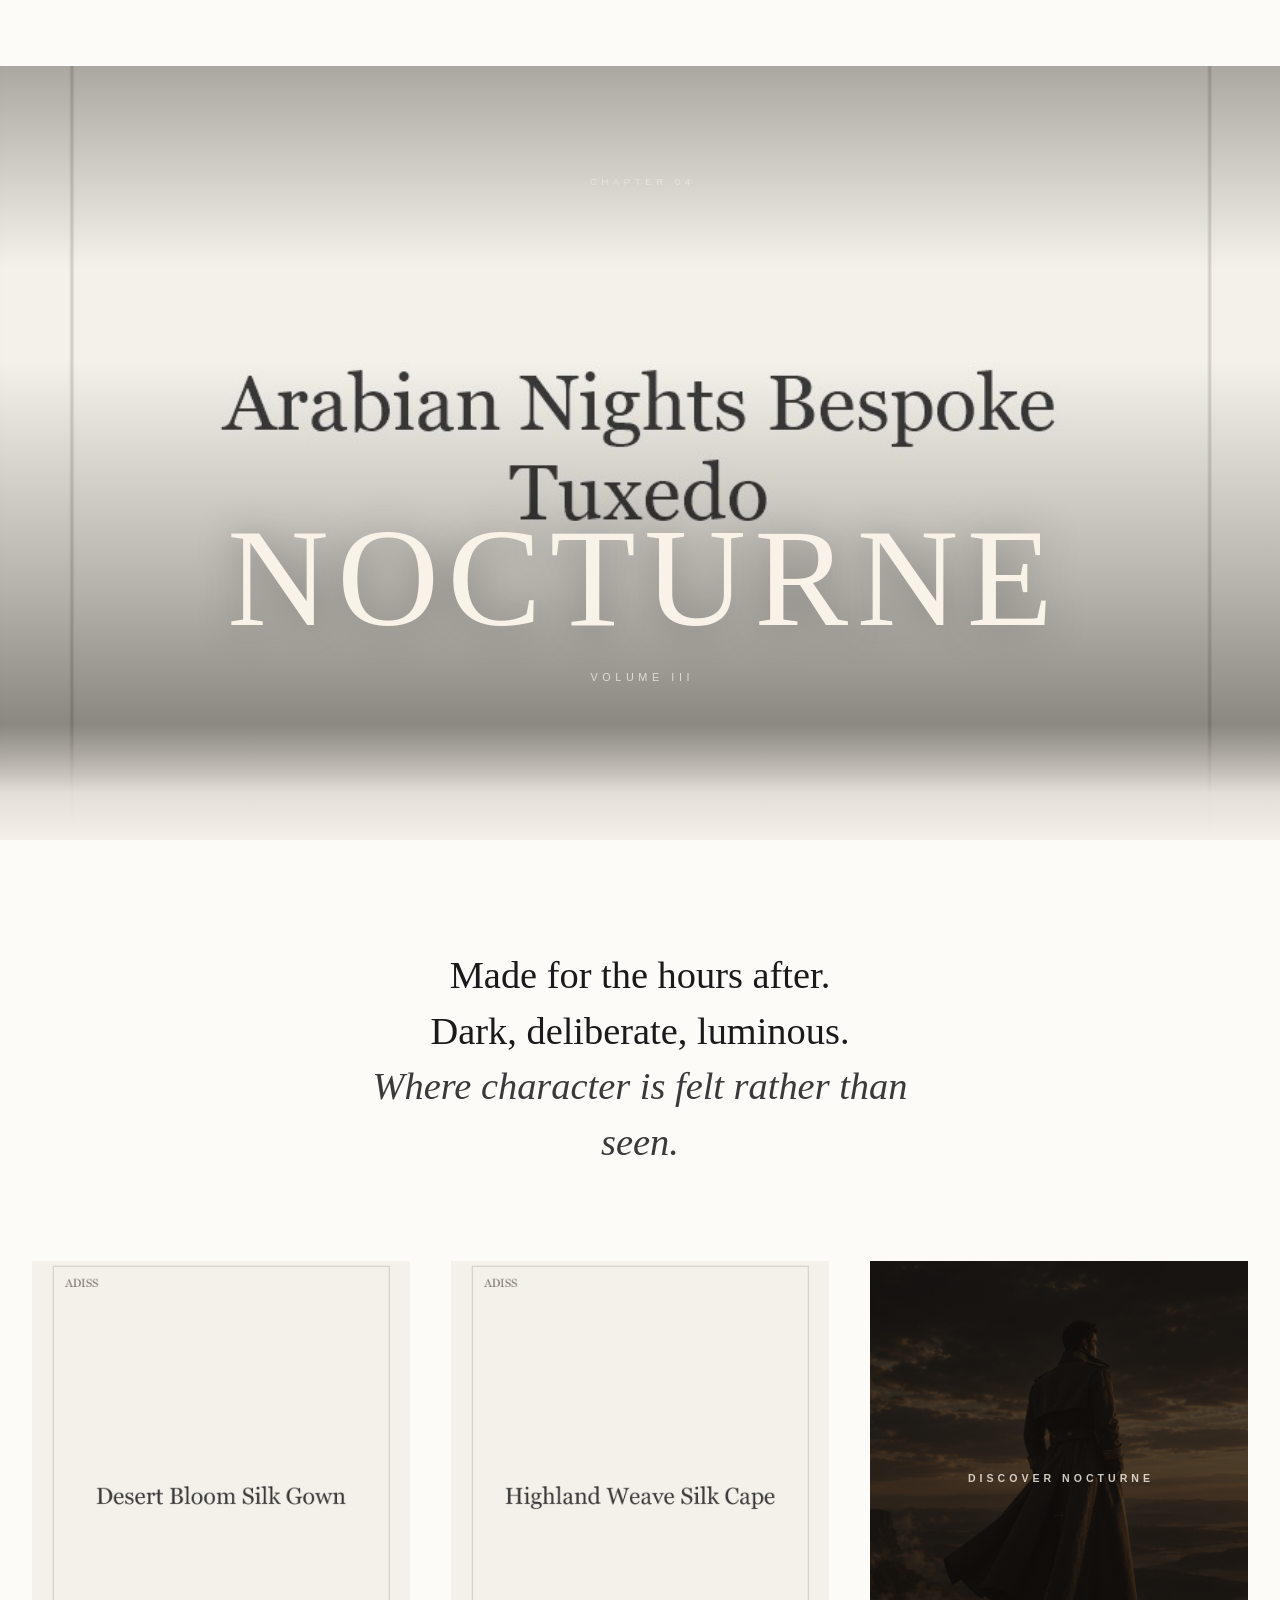
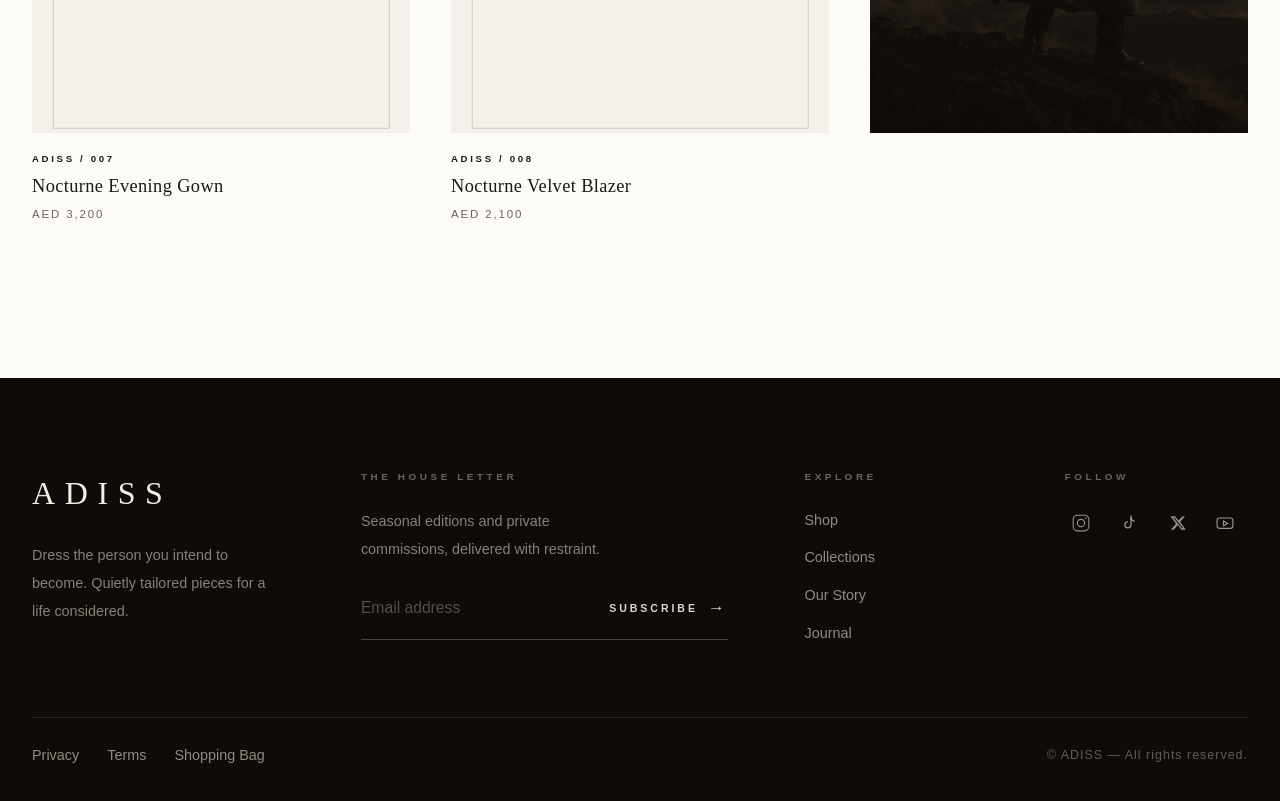
<file: products.html>
<!DOCTYPE html>
<html lang="en">
<head>
    <meta charset="UTF-8">
    <meta name="viewport" content="width=device-width, initial-scale=1.0">

    <title>Collections | Addis Luxury</title>
    <meta name="description" content="Explore Addis Luxury's bespoke collections: tailored suits, evening gowns, bridal couture, custom accessories, and our signature Heritage Line. Request a private fitting.">

    <link rel="canonical" href="https://www.addisluxury.com/products.html">

    <meta property="og:title" content="Collections | Addis Luxury">
    <meta property="og:description" content="Explore Addis Luxury's bespoke collections: tailored suits, evening gowns, bridal couture, custom accessories, and our signature Heritage Line. Request a private fitting.">
    <meta property="og:image" content="https://www.addisluxury.com/images/social-share-og.jpg">
    <meta property="og:url" content="https://www.addisluxury.com/products.html">
    <meta property="og:type" content="website">
    <meta property="og:site_name" content="Addis Luxury">

    <meta name="twitter:card" content="summary_large_image">
    <meta name="twitter:title" content="Collections | Addis Luxury">
    <meta name="twitter:description" content="Explore Addis Luxury's bespoke collections: tailored suits, evening gowns, bridal couture, custom accessories, and our signature Heritage Line. Request a private fitting.">
    <meta name="twitter:image" content="https://www.addisluxury.com/images/social-share-og.jpg">

    <link rel="icon" href="images/favicon.ico" type="image/x-icon">

    <meta name="google-site-verification" content="VERIFICATION_CODE_HERE">

    <meta http-equiv="Content-Security-Policy" content="default-src 'self'; script-src 'self' 'sha256-DVZ6rcUr/rn/B4fIYEhi4xJV/qflCwWiRQqjZG/nUM8=' 'sha256-rYYtDQxhwu50oVGAP7qDyhudhizrUwDsq+qwLrmnXD4=' https://www.googletagmanager.com https://www.google-analytics.com; style-src 'self' 'unsafe-inline' https://fonts.googleapis.com; font-src 'self' https://fonts.gstatic.com data:; img-src 'self' data: https: blob:; connect-src 'self' https://www.google-analytics.com https://analytics.google.com; frame-src 'self' https://www.google.com https://maps.google.com; form-action 'self'; base-uri 'self'; upgrade-insecure-requests;">

    <link rel="preconnect" href="https://fonts.googleapis.com">
    <link rel="preconnect" href="https://fonts.gstatic.com" crossorigin>
    <link href="https://fonts.googleapis.com/css2?family=Cormorant+Garamond:ital,wght@0,300;0,400;0,500;0,600;1,300;1,400;1,500&family=Inter:wght@300;400;500;600;700&display=swap" rel="stylesheet">

    <link rel="stylesheet" href="css/styles.css">

    <style>
        /* ================================================================
           COLLECTIONS — The House, presented as chapters.
           Scoped entirely to products.html via the `.cl-` namespace.
           ================================================================ */
        .cl-page {
            background-color: #F6F1E8;
            color: #1A1A1A;
        }

        /* ---------- 00 · Page introduction ---------- */
        .cl-intro {
            padding: clamp(110px, 19vh, 230px) 0 clamp(80px, 13vh, 170px);
            text-align: center;
        }

        .cl-intro__label {
            display: inline-flex;
            align-items: center;
            gap: 18px;
            margin: 0 0 clamp(24px, 3.4vh, 40px);
            font-family: var(--font-body);
            font-size: 0.66rem;
            font-weight: 600;
            letter-spacing: 0.46em;
            text-indent: 0.46em;
            text-transform: uppercase;
            color: var(--ad-ink);
        }

        .cl-intro__label::before,
        .cl-intro__label::after {
            content: '';
            width: 46px;
            height: 1px;
            background-color: rgba(28, 28, 28, 0.45);
        }

        .cl-intro__title {
            margin: 0;
            font-family: var(--font-heading);
            font-weight: 400;
            font-size: clamp(3.2rem, 11vw, 9rem);
            line-height: 0.98;
            letter-spacing: 0.02em;
            color: #1A1A1A;
        }

        .cl-intro__statement {
            margin: clamp(30px, 4.4vh, 50px) auto 0;
            max-width: 42ch;
            font-family: var(--font-heading);
            font-style: italic;
            font-weight: 400;
            font-size: clamp(1.1rem, 1.7vw, 1.4rem);
            line-height: 1.75;
            color: #6E665B;
        }

        /* ---------- Chapter shell ---------- */
        .cl-chapter {
            position: relative;
        }

        /* 01 · Campaign poster */
        .cl-poster {
            position: relative;
            height: 86vh;
            min-height: 560px;
            max-height: 1040px;
            overflow: hidden;
            background-color: #14100B;
        }

        .cl-poster__img {
            position: absolute;
            inset: 0;
            width: 100%;
            height: 100%;
            object-fit: cover;
            display: block;
        }

        .cl-poster__scrim {
            position: absolute;
            inset: 0;
            background:
                linear-gradient(to top, rgba(16, 12, 8, 0.62) 0%, rgba(16, 12, 8, 0.28) 32%, rgba(16, 12, 8, 0) 62%),
                linear-gradient(to bottom, rgba(16, 12, 8, 0.32) 0%, rgba(16, 12, 8, 0) 26%);
        }

        .cl-poster__dissolve {
            position: absolute;
            left: 0;
            right: 0;
            bottom: 0;
            height: 15%;
            pointer-events: none;
            background: linear-gradient(to bottom, rgba(246, 241, 232, 0) 0%, rgba(246, 241, 232, 0.86) 60%, #F6F1E8 100%);
        }

        .cl-poster__chapter {
            position: absolute;
            top: calc(var(--header-height) + clamp(18px, 3.5vh, 40px));
            left: 0;
            right: 0;
            z-index: 2;
            margin: 0;
            text-align: center;
            font-family: var(--font-body);
            font-size: 0.62rem;
            font-weight: 500;
            letter-spacing: 0.44em;
            text-indent: 0.44em;
            text-transform: uppercase;
            color: rgba(244, 237, 226, 0.62);
        }

        .cl-poster__body {
            position: absolute;
            left: 0;
            right: 0;
            bottom: 0;
            z-index: 2;
            padding-bottom: clamp(96px, 17vh, 172px);
        }

        .cl-poster__inner {
            text-align: center;
        }

        .cl-poster__name {
            margin: 0;
            font-family: var(--font-heading);
            font-weight: 400;
            font-size: clamp(3rem, 11vw, 9.5rem);
            line-height: 0.95;
            letter-spacing: 0.06em;
            text-indent: 0.06em;
            text-transform: uppercase;
            color: #F8F2E9;
            text-shadow: 0 2px 40px rgba(0, 0, 0, 0.35);
        }

        .cl-poster__season {
            margin: clamp(16px, 2.6vh, 30px) 0 0;
            font-family: var(--font-body);
            font-size: 0.68rem;
            font-weight: 500;
            letter-spacing: 0.42em;
            text-indent: 0.42em;
            text-transform: uppercase;
            color: rgba(244, 237, 226, 0.78);
        }

        /* 02 · Collection narrative */
        .cl-narrative {
            padding: clamp(78px, 12vh, 150px) 0 clamp(64px, 10vh, 120px);
            text-align: center;
        }

        .cl-narrative__text {
            margin: 0 auto;
            max-width: 32ch;
            font-family: var(--font-heading);
            font-weight: 400;
            font-size: clamp(1.5rem, 3vw, 2.4rem);
            line-height: 1.45;
            color: #1A1A1A;
        }

        .cl-narrative__text em {
            font-style: italic;
            color: #3A3A3A;
        }

        /* 03 · Featured pieces */
        .cl-pieces {
            padding-bottom: clamp(110px, 17vh, 210px);
        }

        .cl-grid {
            display: grid;
            grid-template-columns: repeat(3, minmax(0, 1fr));
            gap: clamp(26px, 3.2vw, 56px);
            align-items: start;
        }

        .cl-piece {
            margin: 0;
        }

        .cl-piece__frame {
            position: relative;
            display: block;
            aspect-ratio: 4 / 5;
            overflow: hidden;
            background-color: #EFE9DE;
        }

        .cl-piece__img {
            width: 100%;
            height: 100%;
            object-fit: cover;
            display: block;
            transition: transform 1.2s cubic-bezier(0.16, 1, 0.3, 1);
        }

        .cl-piece__frame:hover .cl-piece__img,
        .cl-piece__frame:focus-visible .cl-piece__img {
            transform: scale(1.03);
        }

        .cl-piece__caption {
            padding-top: 18px;
        }

        .cl-piece__index {
            display: block;
            font-family: var(--font-body);
            font-size: 0.6rem;
            font-weight: 600;
            letter-spacing: 0.28em;
            text-transform: uppercase;
            color: var(--ad-ink);
        }

        .cl-piece__name {
            margin: 9px 0 5px;
            font-family: var(--font-heading);
            font-weight: 500;
            font-size: 1.15rem;
            line-height: 1.3;
            letter-spacing: 0.02em;
            color: #1A1A1A;
        }

        .cl-piece__price {
            margin: 0;
            font-family: var(--font-body);
            font-size: 0.72rem;
            font-weight: 400;
            letter-spacing: 0.16em;
            color: #6E665B;
        }

        /* 04 · Collection gateway */
        .cl-gateway {
            position: relative;
            display: block;
            aspect-ratio: 4 / 5;
            overflow: hidden;
            background-color: #1A1714;
            color: #F4EDE2;
            text-decoration: none;
        }

        .cl-gateway__img {
            position: absolute;
            inset: 0;
            width: 100%;
            height: 100%;
            object-fit: cover;
            opacity: 0.4;
            filter: grayscale(0.2) brightness(0.92);
            transition: transform 1.5s cubic-bezier(0.16, 1, 0.3, 1), opacity 0.9s ease;
        }

        .cl-gateway__veil {
            position: absolute;
            inset: 0;
            background: linear-gradient(to top, rgba(13, 10, 7, 0.72) 0%, rgba(13, 10, 7, 0.28) 55%, rgba(13, 10, 7, 0.44) 100%);
        }

        .cl-gateway__body {
            position: absolute;
            inset: 0;
            z-index: 2;
            display: flex;
            flex-direction: column;
            align-items: center;
            justify-content: center;
            gap: 20px;
            text-align: center;
            padding: 28px;
        }

        .cl-gateway__label {
            font-family: var(--font-body);
            font-size: 0.66rem;
            font-weight: 600;
            letter-spacing: 0.38em;
            text-indent: 0.38em;
            text-transform: uppercase;
            color: rgba(244, 237, 226, 0.84);
            transition: letter-spacing 0.7s cubic-bezier(0.16, 1, 0.3, 1), text-indent 0.7s cubic-bezier(0.16, 1, 0.3, 1), color 0.7s ease;
        }

        .cl-gateway__arrow {
            font-family: var(--font-body);
            font-size: 1.05rem;
            font-weight: 300;
            line-height: 1;
            color: var(--ad-ink);
            transition: transform 0.7s cubic-bezier(0.16, 1, 0.3, 1);
        }

        .cl-gateway:hover .cl-gateway__img,
        .cl-gateway:focus-visible .cl-gateway__img {
            transform: scale(1.05);
            opacity: 0.6;
        }

        .cl-gateway:hover .cl-gateway__label,
        .cl-gateway:focus-visible .cl-gateway__label {
            letter-spacing: 0.46em;
            text-indent: 0.46em;
            color: #FFFFFF;
        }

        .cl-gateway:hover .cl-gateway__arrow,
        .cl-gateway:focus-visible .cl-gateway__arrow {
            transform: translateX(6px);
        }

        /* ---------- Responsive ---------- */
        @media (max-width: 900px) {
            .cl-grid {
                grid-template-columns: repeat(2, minmax(0, 1fr));
            }

            .cl-gateway {
                grid-column: 1 / -1;
                aspect-ratio: 16 / 9;
            }
        }

        @media (max-width: 640px) {
            .cl-poster {
                height: 78vh;
                min-height: 470px;
                max-height: 780px;
            }

            .cl-poster__body {
                padding-bottom: clamp(80px, 15vh, 120px);
            }

            .cl-intro__label::before,
            .cl-intro__label::after {
                width: 26px;
            }

            .cl-grid {
                grid-template-columns: minmax(0, 1fr);
                gap: 44px;
            }

            .cl-gateway {
                aspect-ratio: 4 / 5;
            }
        }

        /* ---------- Reduced motion ---------- */
        @media (prefers-reduced-motion: reduce) {
            .cl-piece__img,
            .cl-gateway__img,
            .cl-gateway__label,
            .cl-gateway__arrow {
                transition: none;
            }

            .cl-piece__frame:hover .cl-piece__img,
            .cl-gateway:hover .cl-gateway__img,
            .cl-gateway:hover .cl-gateway__arrow {
                transform: none;
            }
        }
    </style>

    <noscript><style>.ab-preloader{display:none!important}body.ab-preloading{overflow:auto!important}</style></noscript>

    <script>
        window.dataLayer = window.dataLayer || [];
        function gtag(){dataLayer.push(arguments);}
        gtag('consent', 'default', {
            'ad_storage': 'denied',
            'ad_user_data': 'denied',
            'ad_personalization': 'denied',
            'analytics_storage': 'denied',
            'wait_for_update': 500
        });
    </script>
    <script async src="https://www.googletagmanager.com/gtag/js?id=G-XXXXXXXXXX"></script>
    <script>
        gtag('js', new Date());
        gtag('config', 'G-XXXXXXXXXX', {
            'send_page_view': true,
            'cookie_flags': 'SameSite=None;Secure'
        });
    </script>

    <script type="application/ld+json">
    {
      "@context": "https://schema.org",
      "@type": "BreadcrumbList",
      "itemListElement": [{
        "@type": "ListItem",
        "position": 1,
        "name": "Home",
        "item": "https://www.addisluxury.com/index.html"
      },{
        "@type": "ListItem",
        "position": 2,
        "name": "Collections",
        "item": "https://www.addisluxury.com/products.html"
      }]
    }
    </script>
    <script type="application/ld+json">
    {
      "@context": "https://schema.org",
      "@type": "Product",
      "name": "Addis Luxury Bespoke Fitting",
      "description": "Custom luxury fashion fittings offering tailored suits, evening gowns, bridal wear, and heritage pieces.",
      "brand": {
        "@type": "Brand",
        "name": "Addis Luxury"
      },
      "offers": {
        "@type": "AggregateOffer",
        "lowPrice": "800",
        "highPrice": "5500",
        "priceCurrency": "USD",
        "offerCount": "3",
        "offers": [
          {
            "@type": "Offer",
            "name": "Essential Fit",
            "price": "800",
            "priceCurrency": "USD"
          },
          {
            "@type": "Offer",
            "name": "Signature Fit",
            "price": "2200",
            "priceCurrency": "USD"
          },
          {
            "@type": "Offer",
            "name": "Grand Atelier",
            "price": "5500",
            "priceCurrency": "USD"
          }
        ]
      }
    }
    </script>
</head>
<body class="has-mobile-cta page-home ab-preloading">
    <a href="#main-content" class="skip-link">Skip to main content</a>

    <!-- Brand Preloader (onyx + ivory) -->
    <div class="ab-preloader" id="preloader" aria-hidden="true">
        <span class="ab-preloader__word">ADISS</span>
        <span class="ab-preloader__bar"></span>
    </div>

<!-- Ultra-Minimal Navigation Header (ADISS) -->
    <header class="site-header ad-header ad-solid" id="site-header">
        <div class="header-container ad-header__grid">
            <!-- Far Left: Minimal Menu Icon -->
            <div class="header-zone-left ad-header__left">
                <button type="button" class="nav-toggle-btn ad-nav-toggle" id="nav-toggle-btn" aria-label="Toggle mobile menu" aria-expanded="false">
                    <span class="nav-toggle-bar"></span>
                    <span class="nav-toggle-bar"></span>
                    <span class="nav-toggle-bar"></span>
                </button>
            </div>

            <!-- Center: Brand Logo -->
            <div class="ad-header__center">
                <a href="index.html" class="site-logo ad-logo">ADISS</a>
            </div>

            <!-- Right: Search + Profile -->
            <div class="header-zone-right ad-header__right">
                <button type="button" class="header-icon-btn ad-icon search-trigger-btn" aria-label="Search">
                    <svg viewBox="0 0 24 24"><circle cx="11" cy="11" r="8"/><line x1="21" y1="21" x2="16.65" y2="16.65"/></svg>
                </button>
                <a href="account.html" class="header-icon-btn ad-icon" aria-label="Client account">
                    <svg viewBox="0 0 24 24"><circle cx="12" cy="8" r="4"/><path d="M4.5 20c0-4.2 3.3-6.7 7.5-6.7s7.5 2.5 7.5 6.7"/></svg>
                </a>
            </div>
        </div>
    </header>

    <!-- Menu Drawer (zero-scroll, fits one viewport) -->
    <div class="mobile-nav-drawer" id="mobile-nav-drawer" aria-label="Mobile navigation">
        <div class="mobile-nav-header">
            <a href="index.html" class="site-logo">ADISS</a>
            <button type="button" class="mobile-nav-close" id="mobile-nav-close" aria-label="Close menu">
                <svg viewBox="0 0 24 24" aria-hidden="true"><line x1="18" y1="6" x2="6" y2="18"/><line x1="6" y1="6" x2="18" y2="18"/></svg>
            </button>
        </div>
        <nav class="mobile-nav-list" aria-label="Menu">
            <a href="index.html" class="mobile-nav-link">Home</a>
            <a href="shop.html" class="mobile-nav-link">Shop</a>
            <a href="products.html" class="mobile-nav-link active">Collections</a>
            <a href="about.html" class="mobile-nav-link">Our Story</a>
            <a href="blog.html" class="mobile-nav-link">Journal</a>
            <a href="account.html" class="mobile-nav-link">Client Account</a>
        </nav>
        <div class="mobile-nav-bottom">
            <a href="account.html" class="mobile-nav-footlink">Client Area</a>
            <a href="index.html#contact" class="mobile-nav-footlink mobile-nav-footlink--accent">Book a Private Consultation <span aria-hidden="true">&rarr;</span></a>
        </div>
    </div>

    <!-- Focused Search Overlay (pill pop-out) -->
    <div class="search-modal-overlay" id="search-modal-overlay" role="dialog" aria-modal="true" aria-label="Search ADISS">
        <div class="search-pop">
            <div class="search-pop__pill">
                <svg class="search-pop__icon" viewBox="0 0 24 24" fill="none" stroke="currentColor" stroke-width="1.4" aria-hidden="true"><circle cx="11" cy="11" r="8"/><line x1="21" y1="21" x2="16.65" y2="16.65"/></svg>
                <input type="text" class="search-pop__input" id="search-input" placeholder="Search pieces, collections, stories" autocomplete="off" aria-label="Search ADISS">
                <button type="button" class="search-pop__close" id="search-modal-close" aria-label="Close search">
                    <svg viewBox="0 0 24 24" fill="none" stroke="currentColor" stroke-width="1.4" aria-hidden="true"><line x1="18" y1="6" x2="6" y2="18"/><line x1="6" y1="6" x2="18" y2="18"/></svg>
                </button>
            </div>
            <div class="search-results-list search-pop__results" id="search-results-list"></div>
        </div>
    </div><!-- Slide-Over Mini-Cart Drawer -->
    <div class="cart-drawer-overlay" id="cart-drawer-overlay"></div>
    <div class="cart-drawer" id="cart-drawer" role="dialog" aria-label="Shopping Bag">
        <div class="cart-drawer-header">
            <span class="cart-drawer-title">Your Shopping Bag</span>
            <button type="button" class="cart-drawer-close" id="cart-drawer-close" aria-label="Close shopping bag">
                <svg width="20" height="20" viewBox="0 0 24 24" fill="none" stroke="currentColor" stroke-width="2"><line x1="18" y1="6" x2="6" y2="18"/><line x1="6" y1="6" x2="18" y2="18"/></svg>
            </button>
        </div>
        <div class="shipping-progress-section">
            <div class="shipping-progress-text" id="cart-shipping-msg">Complimentary Luxury Worldwide Shipping Unlocked</div>
            <div class="shipping-progress-bar-bg">
                <div class="shipping-progress-bar-fill" id="cart-shipping-fill" style="width: 100%;"></div>
            </div>
        </div>
        <div class="cart-drawer-body" id="cart-drawer-items"></div>
        <div class="cart-drawer-footer">
            <div class="cart-summary-row">
                <span>Estimated Subtotal</span>
                <strong id="cart-drawer-subtotal" data-price-usd="6250">$6,250</strong>
            </div>
            <div class="cart-summary-row" style="color: var(--color-gray); font-size: 0.8rem;">
                <span>Duties &amp; Worldwide Courier Delivery</span>
                <span>Included at Checkout</span>
            </div>
            <a href="cart.html" class="btn btn--primary btn--full cart-drawer-checkout-btn">Proceed to Checkout</a>
            <a href="shop.html" class="cart-drawer-view-bag-link">Continue Browsing</a>
        </div>
    </div>

    <main id="main-content">
        <header class="cl-intro">
            <div class="container">
                <p class="cl-intro__label">The House</p>
                <h1 class="cl-intro__title">Collections</h1>
                <p class="cl-intro__statement">Each collection is a study of character, craftsmanship and permanence.</p>
            </div>
        </header>

        <!-- ============================ CHAPTER 01 · MONARCH ============================ -->
        <article class="cl-chapter" aria-labelledby="cl-chapter-monarch">
            <section class="cl-poster">
                <img class="cl-poster__img" src="images/hero-trench-coat.jpg" alt="Monarch campaign — a tailored coat photographed in architectural light" loading="lazy">
                <span class="cl-poster__scrim" aria-hidden="true"></span>
                <span class="cl-poster__dissolve" aria-hidden="true"></span>
                <p class="cl-poster__chapter">Chapter 01</p>
                <div class="cl-poster__body">
                    <div class="container cl-poster__inner">
                        <h2 class="cl-poster__name" id="cl-chapter-monarch">Monarch</h2>
                        <p class="cl-poster__season">Autumn / Winter 2026</p>
                    </div>
                </div>
            </section>

            <section class="cl-narrative">
                <div class="container">
                    <p class="cl-narrative__text fade-in">A study of restraint.<br>Built through precision.<br><em>Created for those who understand that presence speaks more quietly than attention.</em></p>
                </div>
            </section>

            <section class="cl-pieces">
                <div class="container">
                    <div class="cl-grid">
                        <figure class="cl-piece fade-in">
                            <a href="product-detail.html" class="cl-piece__frame" aria-label="View the Monarch Tailored Coat">
                                <img class="cl-piece__img" src="images/product-garment-01.jpg" alt="Monarch Tailored Coat by Adiss" loading="lazy">
                            </a>
                            <figcaption class="cl-piece__caption">
                                <span class="cl-piece__index">Adiss / 001</span>
                                <h3 class="cl-piece__name">Monarch Tailored Coat</h3>
                                <p class="cl-piece__price">AED 2,450</p>
                            </figcaption>
                        </figure>

                        <figure class="cl-piece fade-in">
                            <a href="product-detail.html" class="cl-piece__frame" aria-label="View the Monarch Silk Shirt">
                                <img class="cl-piece__img" src="images/product-garment-03.jpg" alt="Monarch Silk Shirt by Adiss" loading="lazy">
                            </a>
                            <figcaption class="cl-piece__caption">
                                <span class="cl-piece__index">Adiss / 002</span>
                                <h3 class="cl-piece__name">Monarch Silk Shirt</h3>
                                <p class="cl-piece__price">AED 990</p>
                            </figcaption>
                        </figure>

                        <a href="shop.html" class="cl-gateway fade-in" aria-label="Discover the Monarch collection">
                            <img class="cl-gateway__img" src="images/lookbook-collection-02.jpg" alt="" aria-hidden="true" loading="lazy">
                            <span class="cl-gateway__veil" aria-hidden="true"></span>
                            <span class="cl-gateway__body">
                                <span class="cl-gateway__label">Discover Monarch</span>
                                <span class="cl-gateway__arrow" aria-hidden="true">&rarr;</span>
                            </span>
                        </a>
                    </div>
                </div>
            </section>
        </article>

        <!-- ============================ CHAPTER 02 · HERITAGE ============================ -->
        <article class="cl-chapter" aria-labelledby="cl-chapter-heritage">
            <section class="cl-poster">
                <img class="cl-poster__img" src="images/lookbook-collection-01.jpg" alt="Heritage campaign — handwoven textiles moving in soft light" loading="lazy">
                <span class="cl-poster__scrim" aria-hidden="true"></span>
                <span class="cl-poster__dissolve" aria-hidden="true"></span>
                <p class="cl-poster__chapter">Chapter 02</p>
                <div class="cl-poster__body">
                    <div class="container cl-poster__inner">
                        <h2 class="cl-poster__name" id="cl-chapter-heritage">Heritage</h2>
                        <p class="cl-poster__season">Volume I &middot; The First Chapter</p>
                    </div>
                </div>
            </section>

            <section class="cl-narrative">
                <div class="container">
                    <p class="cl-narrative__text fade-in">Woven from memory.<br>Held in the hand.<br><em>A lineage carried forward, thread by thread.</em></p>
                </div>
            </section>

            <section class="cl-pieces">
                <div class="container">
                    <div class="cl-grid">
                        <figure class="cl-piece fade-in">
                            <a href="product-detail.html" class="cl-piece__frame" aria-label="View the Heritage T-Shirt">
                                <img class="cl-piece__img" src="images/product-garment-03.jpg" alt="Heritage T-Shirt by Adiss" loading="lazy">
                            </a>
                            <figcaption class="cl-piece__caption">
                                <span class="cl-piece__index">Adiss / 003</span>
                                <h3 class="cl-piece__name">Heritage T-Shirt</h3>
                                <p class="cl-piece__price">AED 590</p>
                            </figcaption>
                        </figure>

                        <figure class="cl-piece fade-in">
                            <a href="product-detail.html" class="cl-piece__frame" aria-label="View the Heritage Woven Scarf">
                                <img class="cl-piece__img" src="images/product-garment-04.jpg" alt="Heritage Woven Scarf by Adiss" loading="lazy">
                            </a>
                            <figcaption class="cl-piece__caption">
                                <span class="cl-piece__index">Adiss / 004</span>
                                <h3 class="cl-piece__name">Heritage Woven Scarf</h3>
                                <p class="cl-piece__price">AED 720</p>
                            </figcaption>
                        </figure>

                        <a href="shop.html" class="cl-gateway fade-in" aria-label="Discover the Heritage collection">
                            <img class="cl-gateway__img" src="images/product-garment-01.jpg" alt="" aria-hidden="true" loading="lazy">
                            <span class="cl-gateway__veil" aria-hidden="true"></span>
                            <span class="cl-gateway__body">
                                <span class="cl-gateway__label">Discover Heritage</span>
                                <span class="cl-gateway__arrow" aria-hidden="true">&rarr;</span>
                            </span>
                        </a>
                    </div>
                </div>
            </section>
        </article>

        <!-- ============================ CHAPTER 03 · ARCHIVE ============================ -->
        <article class="cl-chapter" aria-labelledby="cl-chapter-archive">
            <section class="cl-poster">
                <img class="cl-poster__img" src="images/lookbook-collection-02.jpg" alt="Archive campaign — a composed silhouette against a quiet interior" loading="lazy">
                <span class="cl-poster__scrim" aria-hidden="true"></span>
                <span class="cl-poster__dissolve" aria-hidden="true"></span>
                <p class="cl-poster__chapter">Chapter 03</p>
                <div class="cl-poster__body">
                    <div class="container cl-poster__inner">
                        <h2 class="cl-poster__name" id="cl-chapter-archive">Archive</h2>
                        <p class="cl-poster__season">Volume II</p>
                    </div>
                </div>
            </section>

            <section class="cl-narrative">
                <div class="container">
                    <p class="cl-narrative__text fade-in">What endures is not loud.<br>Drawn from our earliest patterns.<br><em>Kept not for nostalgia, but for permanence.</em></p>
                </div>
            </section>

            <section class="cl-pieces">
                <div class="container">
                    <div class="cl-grid">
                        <figure class="cl-piece fade-in">
                            <a href="product-detail.html" class="cl-piece__frame" aria-label="View the Archive Field Jacket">
                                <img class="cl-piece__img" src="images/product-garment-04.jpg" alt="Archive Field Jacket by Adiss" loading="lazy">
                            </a>
                            <figcaption class="cl-piece__caption">
                                <span class="cl-piece__index">Adiss / 005</span>
                                <h3 class="cl-piece__name">Archive Field Jacket</h3>
                                <p class="cl-piece__price">AED 1,650</p>
                            </figcaption>
                        </figure>

                        <figure class="cl-piece fade-in">
                            <a href="product-detail.html" class="cl-piece__frame" aria-label="View the Archive Pleated Trouser">
                                <img class="cl-piece__img" src="images/product-garment-01.jpg" alt="Archive Pleated Trouser by Adiss" loading="lazy">
                            </a>
                            <figcaption class="cl-piece__caption">
                                <span class="cl-piece__index">Adiss / 006</span>
                                <h3 class="cl-piece__name">Archive Pleated Trouser</h3>
                                <p class="cl-piece__price">AED 880</p>
                            </figcaption>
                        </figure>

                        <a href="shop.html" class="cl-gateway fade-in" aria-label="Enter the Archive collection">
                            <img class="cl-gateway__img" src="images/before-after-fitting.jpg" alt="" aria-hidden="true" loading="lazy">
                            <span class="cl-gateway__veil" aria-hidden="true"></span>
                            <span class="cl-gateway__body">
                                <span class="cl-gateway__label">Enter the Collection</span>
                                <span class="cl-gateway__arrow" aria-hidden="true">&rarr;</span>
                            </span>
                        </a>
                    </div>
                </div>
            </section>
        </article>

        <!-- ============================ CHAPTER 04 · NOCTURNE ============================ -->
        <article class="cl-chapter" aria-labelledby="cl-chapter-nocturne">
            <section class="cl-poster">
                <img class="cl-poster__img" src="images/product-garment-02.jpg" alt="Nocturne campaign — a dark tailored silhouette in low light" loading="lazy">
                <span class="cl-poster__scrim" aria-hidden="true"></span>
                <span class="cl-poster__dissolve" aria-hidden="true"></span>
                <p class="cl-poster__chapter">Chapter 04</p>
                <div class="cl-poster__body">
                    <div class="container cl-poster__inner">
                        <h2 class="cl-poster__name" id="cl-chapter-nocturne">Nocturne</h2>
                        <p class="cl-poster__season">Volume III</p>
                    </div>
                </div>
            </section>

            <section class="cl-narrative">
                <div class="container">
                    <p class="cl-narrative__text fade-in">Made for the hours after.<br>Dark, deliberate, luminous.<br><em>Where character is felt rather than seen.</em></p>
                </div>
            </section>

            <section class="cl-pieces">
                <div class="container">
                    <div class="cl-grid">
                        <figure class="cl-piece fade-in">
                            <a href="product-detail.html" class="cl-piece__frame" aria-label="View the Nocturne Evening Gown">
                                <img class="cl-piece__img" src="images/product-garment-04.jpg" alt="Nocturne Evening Gown by Adiss" loading="lazy">
                            </a>
                            <figcaption class="cl-piece__caption">
                                <span class="cl-piece__index">Adiss / 007</span>
                                <h3 class="cl-piece__name">Nocturne Evening Gown</h3>
                                <p class="cl-piece__price">AED 3,200</p>
                            </figcaption>
                        </figure>

                        <figure class="cl-piece fade-in">
                            <a href="product-detail.html" class="cl-piece__frame" aria-label="View the Nocturne Velvet Blazer">
                                <img class="cl-piece__img" src="images/product-garment-03.jpg" alt="Nocturne Velvet Blazer by Adiss" loading="lazy">
                            </a>
                            <figcaption class="cl-piece__caption">
                                <span class="cl-piece__index">Adiss / 008</span>
                                <h3 class="cl-piece__name">Nocturne Velvet Blazer</h3>
                                <p class="cl-piece__price">AED 2,100</p>
                            </figcaption>
                        </figure>

                        <a href="shop.html" class="cl-gateway fade-in" aria-label="Discover the Nocturne collection">
                            <img class="cl-gateway__img" src="images/hero-trench-coat.jpg" alt="" aria-hidden="true" loading="lazy">
                            <span class="cl-gateway__veil" aria-hidden="true"></span>
                            <span class="cl-gateway__body">
                                <span class="cl-gateway__label">Discover Nocturne</span>
                                <span class="cl-gateway__arrow" aria-hidden="true">&rarr;</span>
                            </span>
                        </a>
                    </div>
                </div>
            </section>
        </article>
    </main>

        <footer class="site-footer ad-footer">
        <div class="container">
            <div class="ad-footer__grid">

                <div class="ad-footer__brand">
                    <a href="index.html" class="ad-footer__logo">ADISS</a>
                    <p class="ad-footer__tagline">Dress the person you intend to become. Quietly tailored pieces for a life considered.</p>
                </div>

                <div class="ad-footer__news">
                    <p class="ad-footer__label">The House Letter</p>
                    <p class="ad-footer__news-note">Seasonal editions and private commissions, delivered with restraint.</p>
                    <form class="ad-newsletter" id="footer-newsletter">
                        <input type="email" class="ad-newsletter__input" name="email" placeholder="Email address" aria-label="Email address">
                        <button type="submit" class="ad-newsletter__submit">
                            Subscribe <span aria-hidden="true">&rarr;</span>
                        </button>
                    </form>
                    <p class="ad-newsletter__status" id="footer-newsletter-status" role="status"></p>
                </div>

                <div class="ad-footer__menu">
                    <p class="ad-footer__label">Explore</p>
                    <ul class="ad-footer__list">
                        <li><a href="shop.html">Shop</a></li>
                        <li><a href="products.html">Collections</a></li>
                        <li><a href="about.html">Our Story</a></li>
                        <li><a href="blog.html">Journal</a></li>
                    </ul>
                </div>

                <div class="ad-footer__social">
                    <p class="ad-footer__label">Follow</p>
                    <ul class="ad-social">
                        <li><a href="https://www.instagram.com/" target="_blank" rel="noopener" aria-label="Instagram">
                            <svg viewBox="0 0 24 24" fill="none" stroke="currentColor" stroke-width="1.3" aria-hidden="true"><rect x="2.6" y="2.6" width="18.8" height="18.8" rx="5.2"/><circle cx="12" cy="12" r="4.4"/><circle cx="17.6" cy="6.4" r="1" fill="currentColor" stroke="none"/></svg>
                        </a></li>
                        <li><a href="https://www.tiktok.com/" target="_blank" rel="noopener" aria-label="TikTok">
                            <svg viewBox="0 0 24 24" fill="none" stroke="currentColor" stroke-width="1.5" aria-hidden="true"><path d="M14.4 3v11.2a3.7 3.7 0 1 1-3.7-3.7"/><path d="M14.4 5.6a4.9 4.9 0 0 0 4.4 4.4"/></svg>
                        </a></li>
                        <li><a href="https://x.com/" target="_blank" rel="noopener" aria-label="X (formerly Twitter)">
                            <svg viewBox="0 0 24 24" fill="currentColor" aria-hidden="true"><path d="M18.9 4h2.68l-5.86 6.69 6.9 9.31h-5.4l-4.23-5.6-4.84 5.6H4.53l6.27-7.17L4.2 4h5.54l3.83 5.12L18.9 4zm-.94 14.32h1.49L8.9 5.57H7.3l10.66 12.75z"/></svg>
                        </a></li>
                        <li><a href="https://www.youtube.com/" target="_blank" rel="noopener" aria-label="YouTube">
                            <svg viewBox="0 0 24 24" fill="none" stroke="currentColor" stroke-width="1.4" aria-hidden="true"><rect x="2.5" y="6" width="19" height="12.5" rx="3.2"/><path d="M10.2 9.6l5 2.9-5 2.9z"/></svg>
                        </a></li>
                    </ul>
                </div>
            </div>

            <div class="ad-footer__bottom">
                <div class="ad-footer__legal">
                    <a href="privacy-policy.html">Privacy</a>
                    <a href="terms.html">Terms</a>
                    <a href="cart.html">Shopping Bag</a>
                </div>
                <p class="ad-footer__copyright">&copy; ADISS &mdash; All rights reserved.</p>
            </div>
        </div>
    </footer>

    <!-- Cookie Consent Banner -->
    <div class="cookie-banner" id="cookie-banner" role="dialog" aria-label="Cookie consent">
        <div class="cookie__content container">
            <p class="cookie__text">We use cookies to enhance your experience and analyze site traffic. Read our <a href="privacy-policy.html">Privacy Policy</a> for details.</p>
            <div class="cookie__actions">
                <button class="cookie__btn cookie__btn--reject" id="cookie-reject">Reject All</button>
                <button class="cookie__btn cookie__btn--accept" id="cookie-accept">Accept All</button>
                <button class="cookie__btn cookie__btn--settings" id="cookie-settings">Customize</button>
            </div>
        </div>
    </div>

    <script src="js/main.js"></script>
</body>
</html>
</file>
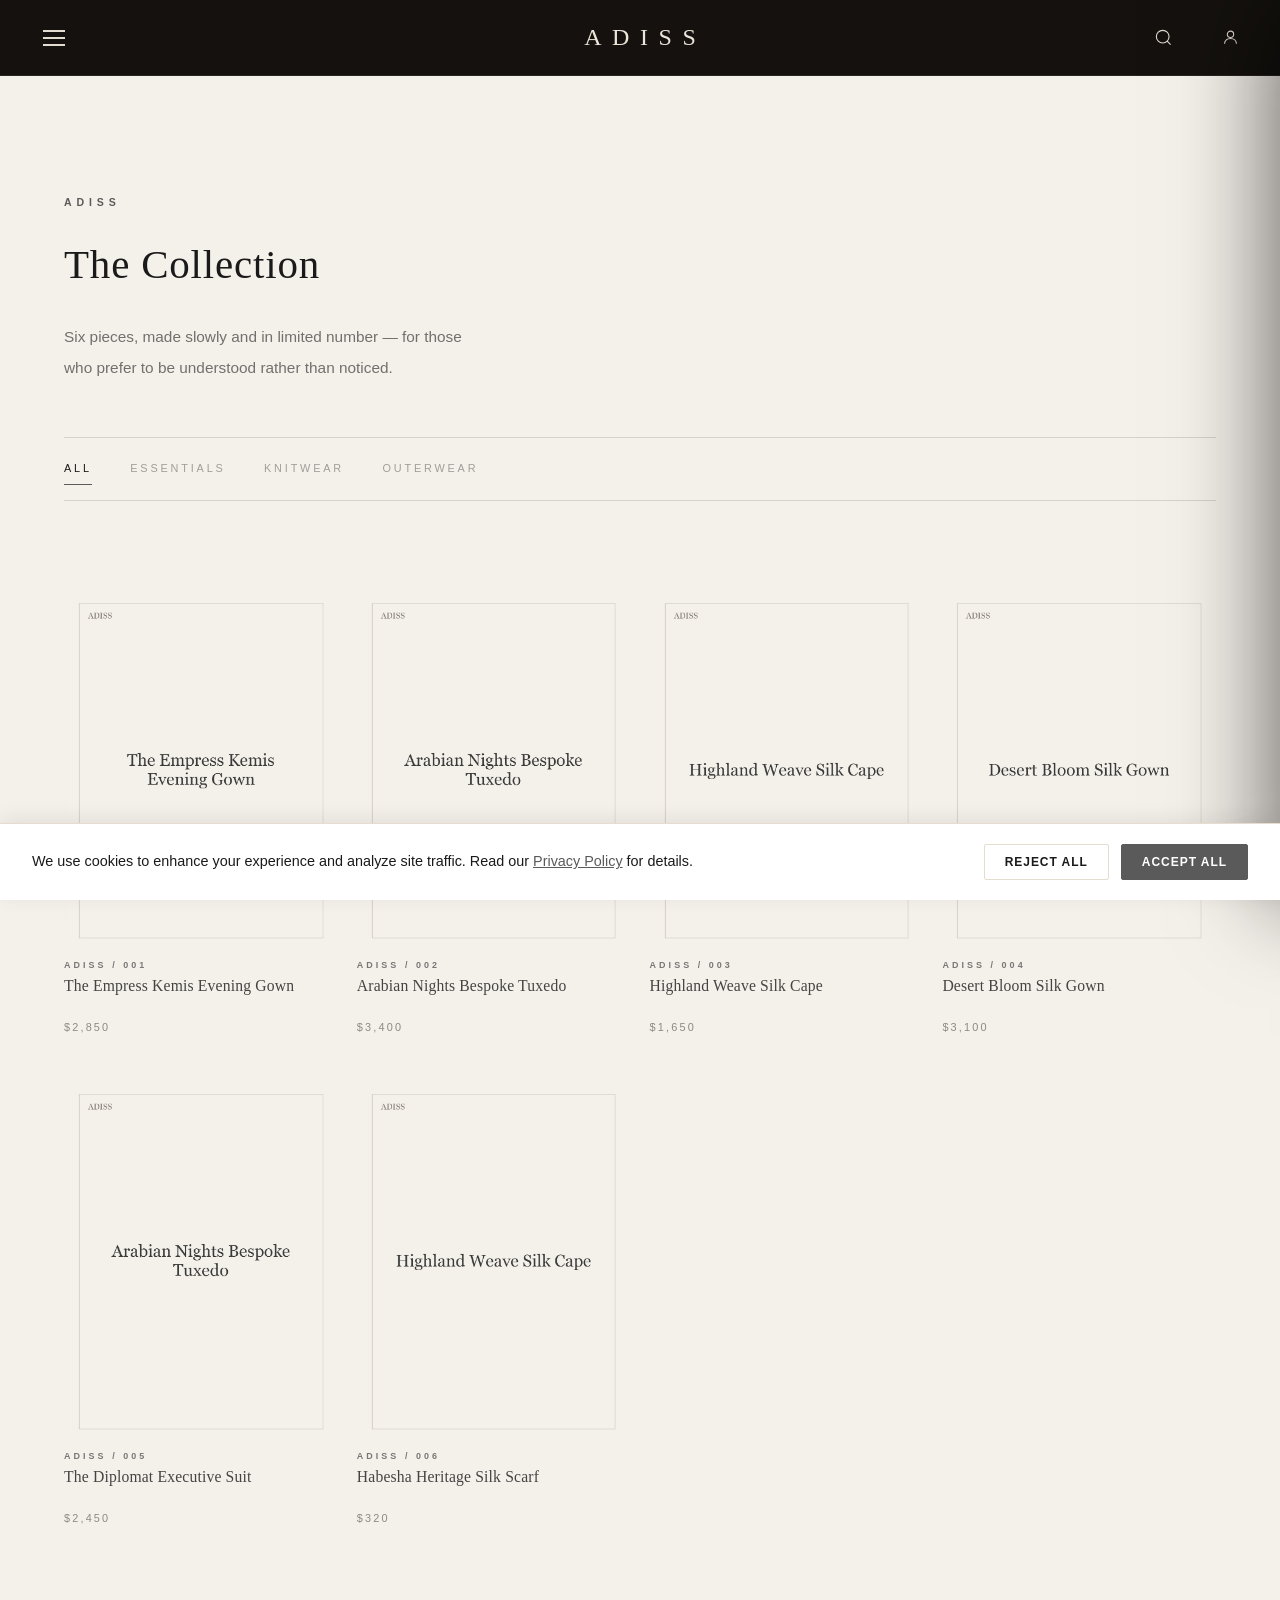
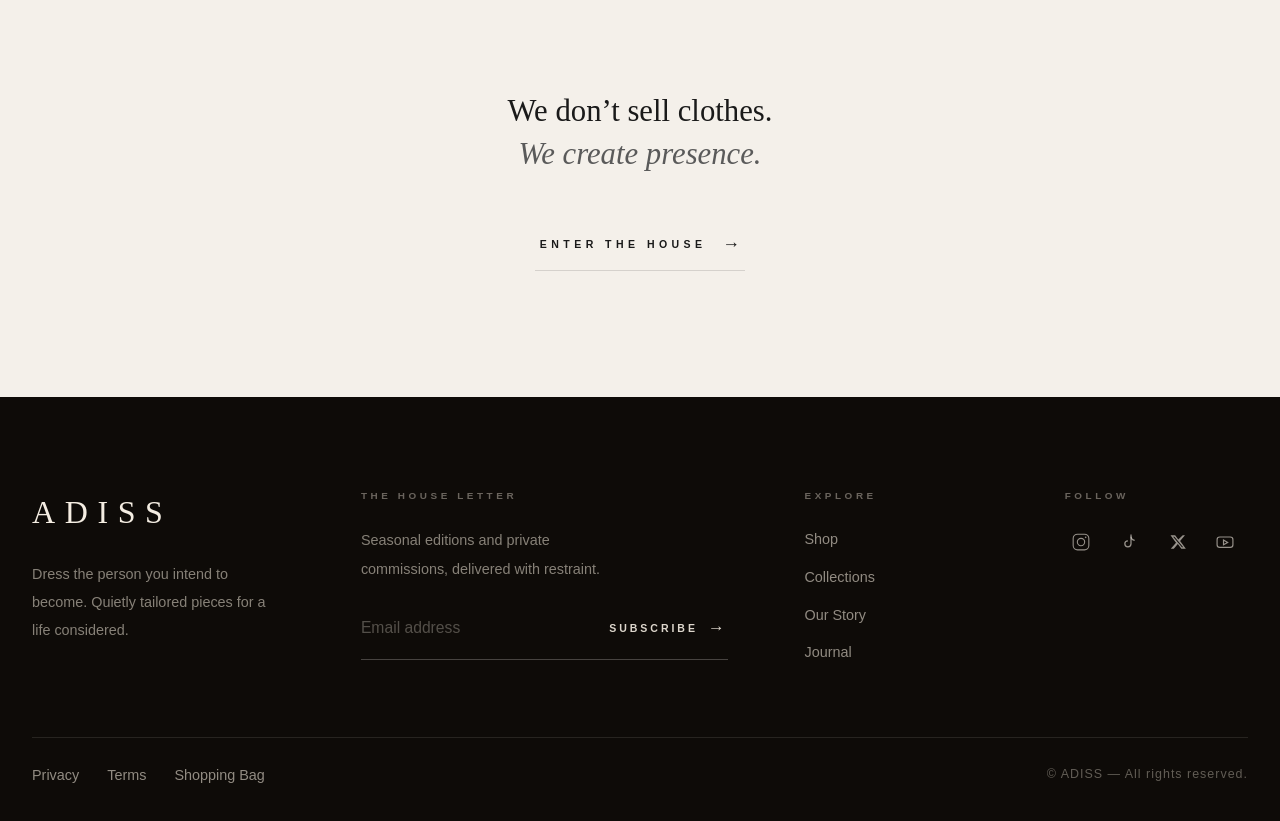
<file: shop.html>
<!DOCTYPE html>
<html lang="en">
<head>
    <meta charset="UTF-8">
    <meta name="viewport" content="width=device-width, initial-scale=1.0">

    <title>Luxury Ready-to-Wear &amp; Bespoke Collections | Addis Luxury</title>
    <meta name="description" content="Shop luxury custom garments, tailored suits, evening gowns, and Ethiopian heritage apparel from Addis Luxury with worldwide courier delivery.">

    <link rel="canonical" href="https://www.addisluxury.com/shop.html">

    <meta property="og:title" content="Luxury Ready-to-Wear &amp; Bespoke Collections | Addis Luxury">
    <meta property="og:description" content="Shop luxury custom garments, tailored suits, evening gowns, and Ethiopian heritage apparel from Addis Luxury with worldwide courier delivery.">
    <meta property="og:image" content="https://www.addisluxury.com/images/social-share-og.jpg">
    <meta property="og:url" content="https://www.addisluxury.com/shop.html">
    <meta property="og:type" content="website">
    <meta property="og:site_name" content="Addis Luxury">

    <meta name="twitter:card" content="summary_large_image">
    <meta name="twitter:title" content="Luxury Ready-to-Wear &amp; Bespoke Collections | Addis Luxury">
    <meta name="twitter:description" content="Shop luxury custom garments, tailored suits, evening gowns, and Ethiopian heritage apparel from Addis Luxury with worldwide courier delivery.">
    <meta name="twitter:image" content="https://www.addisluxury.com/images/social-share-og.jpg">

    <link rel="icon" href="images/favicon.ico" type="image/x-icon">

    <meta name="google-site-verification" content="VERIFICATION_CODE_HERE">

    <meta http-equiv="Content-Security-Policy" content="default-src 'self'; script-src 'self' 'sha256-DVZ6rcUr/rn/B4fIYEhi4xJV/qflCwWiRQqjZG/nUM8=' 'sha256-rYYtDQxhwu50oVGAP7qDyhudhizrUwDsq+qwLrmnXD4=' https://www.googletagmanager.com https://www.google-analytics.com; style-src 'self' 'unsafe-inline' https://fonts.googleapis.com; font-src 'self' https://fonts.gstatic.com data:; img-src 'self' data: https: blob:; connect-src 'self' https://www.google-analytics.com https://analytics.google.com; frame-src 'self' https://www.google.com https://maps.google.com; form-action 'self'; base-uri 'self'; upgrade-insecure-requests;">

    <link rel="preconnect" href="https://fonts.googleapis.com">
    <link rel="preconnect" href="https://fonts.gstatic.com" crossorigin>
    <link href="https://fonts.googleapis.com/css2?family=Cormorant+Garamond:ital,wght@0,300;0,400;0,500;0,600;1,300;1,400;1,500&family=Inter:wght@300;400;500;600;700&display=swap" rel="stylesheet">

    <link rel="stylesheet" href="css/styles.css">

    <noscript><style>.ab-preloader{display:none!important}body.ab-preloading{overflow:auto!important}</style></noscript>
    <link rel="stylesheet" href="css/shop.css">

    <script>
        window.dataLayer = window.dataLayer || [];
        function gtag(){dataLayer.push(arguments);}
        gtag('consent', 'default', {
            'ad_storage': 'denied',
            'ad_user_data': 'denied',
            'ad_personalization': 'denied',
            'analytics_storage': 'denied',
            'wait_for_update': 500
        });
    </script>
    <script async src="https://www.googletagmanager.com/gtag/js?id=G-XXXXXXXXXX"></script>
    <script>
        gtag('js', new Date());
        gtag('config', 'G-XXXXXXXXXX', {
            'send_page_view': true,
            'cookie_flags': 'SameSite=None;Secure'
        });
    </script>

    <script type="application/ld+json">
    {
      "@context": "https://schema.org",
      "@type": "BreadcrumbList",
      "itemListElement": [
        {
          "@type": "ListItem",
          "position": 1,
          "name": "Home",
          "item": "https://www.addisluxury.com/"
        },
        {
          "@type": "ListItem",
          "position": 2,
          "name": "Shop",
          "item": "https://www.addisluxury.com/shop.html"
        }
      ]
    }
    </script>

    <!-- ==================================================================
         ADISS — THE COLLECTION (shop.html editorial redesign)
         Scoped to .adx. Editorial overrides live in css/shop.css and layer
         over css/styles.css. The #product-grid and .product-card hooks
         (with data-category/size/price) are kept intact so js/main.js
         continues to function unchanged.
         ================================================================== -->

</head>
<body class="has-mobile-cta page-home ab-preloading">
    <a href="#main-content" class="skip-link">Skip to main content</a>

    <!-- Brand Preloader (onyx + ivory) -->
    <div class="ab-preloader" id="preloader" aria-hidden="true">
        <span class="ab-preloader__word">ADISS</span>
        <span class="ab-preloader__bar"></span>
    </div>

<!-- Ultra-Minimal Navigation Header (ADISS) -->
    <header class="site-header ad-header ad-solid" id="site-header">
        <div class="header-container ad-header__grid">
            <!-- Far Left: Minimal Menu Icon -->
            <div class="header-zone-left ad-header__left">
                <button type="button" class="nav-toggle-btn ad-nav-toggle" id="nav-toggle-btn" aria-label="Toggle mobile menu" aria-expanded="false">
                    <span class="nav-toggle-bar"></span>
                    <span class="nav-toggle-bar"></span>
                    <span class="nav-toggle-bar"></span>
                </button>
            </div>

            <!-- Center: Brand Logo -->
            <div class="ad-header__center">
                <a href="index.html" class="site-logo ad-logo">ADISS</a>
            </div>

            <!-- Right: Search + Profile -->
            <div class="header-zone-right ad-header__right">
                <button type="button" class="header-icon-btn ad-icon search-trigger-btn" aria-label="Search">
                    <svg viewBox="0 0 24 24"><circle cx="11" cy="11" r="8"/><line x1="21" y1="21" x2="16.65" y2="16.65"/></svg>
                </button>
                <a href="account.html" class="header-icon-btn ad-icon" aria-label="Client account">
                    <svg viewBox="0 0 24 24"><circle cx="12" cy="8" r="4"/><path d="M4.5 20c0-4.2 3.3-6.7 7.5-6.7s7.5 2.5 7.5 6.7"/></svg>
                </a>
            </div>
        </div>
    </header>

    <!-- Menu Drawer (zero-scroll, fits one viewport) -->
    <div class="mobile-nav-drawer" id="mobile-nav-drawer" aria-label="Mobile navigation">
        <div class="mobile-nav-header">
            <a href="index.html" class="site-logo">ADISS</a>
            <button type="button" class="mobile-nav-close" id="mobile-nav-close" aria-label="Close menu">
                <svg viewBox="0 0 24 24" aria-hidden="true"><line x1="18" y1="6" x2="6" y2="18"/><line x1="6" y1="6" x2="18" y2="18"/></svg>
            </button>
        </div>
        <nav class="mobile-nav-list" aria-label="Menu">
            <a href="index.html" class="mobile-nav-link">Home</a>
            <a href="shop.html" class="mobile-nav-link active">Shop</a>
            <a href="products.html" class="mobile-nav-link">Collections</a>
            <a href="about.html" class="mobile-nav-link">Our Story</a>
            <a href="blog.html" class="mobile-nav-link">Journal</a>
            <a href="account.html" class="mobile-nav-link">Client Account</a>
        </nav>
        <div class="mobile-nav-bottom">
            <a href="account.html" class="mobile-nav-footlink">Client Area</a>
            <a href="index.html#contact" class="mobile-nav-footlink mobile-nav-footlink--accent">Book a Private Consultation <span aria-hidden="true">&rarr;</span></a>
        </div>
    </div>

    <!-- Focused Search Overlay (pill pop-out) -->
    <div class="search-modal-overlay" id="search-modal-overlay" role="dialog" aria-modal="true" aria-label="Search ADISS">
        <div class="search-pop">
            <div class="search-pop__pill">
                <svg class="search-pop__icon" viewBox="0 0 24 24" fill="none" stroke="currentColor" stroke-width="1.4" aria-hidden="true"><circle cx="11" cy="11" r="8"/><line x1="21" y1="21" x2="16.65" y2="16.65"/></svg>
                <input type="text" class="search-pop__input" id="search-input" placeholder="Search pieces, collections, stories" autocomplete="off" aria-label="Search ADISS">
                <button type="button" class="search-pop__close" id="search-modal-close" aria-label="Close search">
                    <svg viewBox="0 0 24 24" fill="none" stroke="currentColor" stroke-width="1.4" aria-hidden="true"><line x1="18" y1="6" x2="6" y2="18"/><line x1="6" y1="6" x2="18" y2="18"/></svg>
                </button>
            </div>
            <div class="search-results-list search-pop__results" id="search-results-list"></div>
        </div>
    </div><!-- Slide-Over Mini-Cart Drawer -->
    <div class="cart-drawer-overlay" id="cart-drawer-overlay"></div>
    <div class="cart-drawer" id="cart-drawer" role="dialog" aria-label="Shopping Bag">
        <div class="cart-drawer-header">
            <span class="cart-drawer-title">Your Shopping Bag</span>
            <button type="button" class="cart-drawer-close" id="cart-drawer-close" aria-label="Close shopping bag">
                <svg width="20" height="20" viewBox="0 0 24 24" fill="none" stroke="currentColor" stroke-width="2"><line x1="18" y1="6" x2="6" y2="18"/><line x1="6" y1="6" x2="18" y2="18"/></svg>
            </button>
        </div>
        <div class="shipping-progress-section">
            <div class="shipping-progress-text" id="cart-shipping-msg">Complimentary Luxury Worldwide Shipping Unlocked</div>
            <div class="shipping-progress-bar-bg">
                <div class="shipping-progress-bar-fill" id="cart-shipping-fill" style="width: 100%;"></div>
            </div>
        </div>
        <div class="cart-drawer-body" id="cart-drawer-items"></div>
        <div class="cart-drawer-footer">
            <div class="cart-summary-row">
                <span>Estimated Subtotal</span>
                <strong id="cart-drawer-subtotal" data-price-usd="6250">$6,250</strong>
            </div>
            <div class="cart-summary-row" style="color: var(--color-gray); font-size: 0.8rem;">
                <span>Duties &amp; Worldwide Courier Delivery</span>
                <span>Included at Checkout</span>
            </div>
            <a href="cart.html" class="btn btn--primary btn--full cart-drawer-checkout-btn">Proceed to Checkout</a>
            <a href="shop.html" class="cart-drawer-view-bag-link">Continue Browsing</a>
        </div>
    </div>

    <!-- =============================================================
         THE COLLECTION — editorial storefront
         ============================================================= -->
    <main id="main-content" class="adx">

        <!-- Intro -->
        <section class="adx-intro" aria-labelledby="collection-title">
            <div class="adx-shell">
                <p class="adx-intro__brand">ADISS</p>
                <h1 class="adx-intro__title" id="collection-title">The Collection</h1>
                <p class="adx-intro__lede">Six pieces, made slowly and in limited number &mdash; for those who prefer to be understood rather than noticed.</p>
            </div>
        </section>

        <!-- Collection: category navigation + grid -->
        <section class="adx-collection" aria-label="The Collection">

            <!-- Pure-CSS category filter (no JavaScript required) -->
            <input type="radio" name="adx-cat" id="adx-cat-all" class="adx-radio" checked>
            <input type="radio" name="adx-cat" id="adx-cat-essentials" class="adx-radio">
            <input type="radio" name="adx-cat" id="adx-cat-knitwear" class="adx-radio">
            <input type="radio" name="adx-cat" id="adx-cat-outerwear" class="adx-radio">

            <div class="adx-shell">
                <nav class="adx-nav" aria-label="Collection categories">
                    <label class="adx-nav__item" for="adx-cat-all">All</label>
                    <label class="adx-nav__item" for="adx-cat-essentials">Essentials</label>
                    <label class="adx-nav__item" for="adx-cat-knitwear">Knitwear</label>
                    <label class="adx-nav__item" for="adx-cat-outerwear">Outerwear</label>
                </nav>

                <div class="adx-grid product-grid" id="product-grid">

                    <!-- 001 -->
                    <article class="product-card adx-card fade-in" data-collection="outerwear" data-category="Women's Couture" data-size="M" data-price="2850">
                        <figure class="adx-card__media">
                            <img class="adx-card__img adx-card__img--main" src="images/product-garment-01.jpg" alt="The Empress Kemis Evening Gown" loading="lazy" decoding="async">
                            <img class="adx-card__img adx-card__img--alt" src="images/lookbook-collection-01.jpg" alt="" aria-hidden="true" loading="lazy" decoding="async">
                        </figure>
                        <div class="adx-card__info">
                            <span class="adx-card__index">ADISS / 001</span>
                            <h3 class="adx-card__name"><a href="product-detail.html?id=empress-kemis-gown">The Empress Kemis Evening Gown</a></h3>
                            <span class="adx-card__price" data-price-usd="2850">$2,850</span>
                        </div>
                    </article>

                    <!-- 002 -->
                    <article class="product-card adx-card fade-in" data-collection="essentials" data-category="Men's Tailoring" data-size="L" data-price="3400">
                        <figure class="adx-card__media">
                            <img class="adx-card__img adx-card__img--main" src="images/product-garment-02.jpg" alt="Arabian Nights Bespoke Tuxedo" loading="lazy" decoding="async">
                            <img class="adx-card__img adx-card__img--alt" src="images/lookbook-collection-02.jpg" alt="" aria-hidden="true" loading="lazy" decoding="async">
                        </figure>
                        <div class="adx-card__info">
                            <span class="adx-card__index">ADISS / 002</span>
                            <h3 class="adx-card__name"><a href="product-detail.html?id=arabian-nights-tuxedo">Arabian Nights Bespoke Tuxedo</a></h3>
                            <span class="adx-card__price" data-price-usd="3400">$3,400</span>
                        </div>
                    </article>

                    <!-- 003 -->
                    <article class="product-card adx-card fade-in" data-collection="knitwear" data-category="Ethiopian Craft Line" data-size="One Size" data-price="1650">
                        <figure class="adx-card__media">
                            <img class="adx-card__img adx-card__img--main" src="images/product-garment-03.jpg" alt="Highland Weave Silk Cape" loading="lazy" decoding="async">
                            <img class="adx-card__img adx-card__img--alt" src="images/lookbook-collection-01.jpg" alt="" aria-hidden="true" loading="lazy" decoding="async">
                        </figure>
                        <div class="adx-card__info">
                            <span class="adx-card__index">ADISS / 003</span>
                            <h3 class="adx-card__name"><a href="product-detail.html?id=highland-weave-cape">Highland Weave Silk Cape</a></h3>
                            <span class="adx-card__price" data-price-usd="1650">$1,650</span>
                        </div>
                    </article>

                    <!-- 004 -->
                    <article class="product-card adx-card fade-in" data-collection="outerwear" data-category="UAE Limited Edition" data-size="S" data-price="3100">
                        <figure class="adx-card__media">
                            <img class="adx-card__img adx-card__img--main" src="images/product-garment-04.jpg" alt="Desert Bloom Silk Gown" loading="lazy" decoding="async">
                            <img class="adx-card__img adx-card__img--alt" src="images/lookbook-collection-02.jpg" alt="" aria-hidden="true" loading="lazy" decoding="async">
                        </figure>
                        <div class="adx-card__info">
                            <span class="adx-card__index">ADISS / 004</span>
                            <h3 class="adx-card__name"><a href="product-detail.html?id=desert-bloom-gown">Desert Bloom Silk Gown</a></h3>
                            <span class="adx-card__price" data-price-usd="3100">$3,100</span>
                        </div>
                    </article>

                    <!-- 005 -->
                    <article class="product-card adx-card fade-in" data-collection="essentials" data-category="Men's Tailoring" data-size="L" data-price="2450">
                        <figure class="adx-card__media">
                            <img class="adx-card__img adx-card__img--main" src="images/product-garment-02.jpg" alt="The Diplomat Executive Suit" loading="lazy" decoding="async">
                            <img class="adx-card__img adx-card__img--alt" src="images/lookbook-collection-01.jpg" alt="" aria-hidden="true" loading="lazy" decoding="async">
                        </figure>
                        <div class="adx-card__info">
                            <span class="adx-card__index">ADISS / 005</span>
                            <h3 class="adx-card__name"><a href="product-detail.html?id=diplomat-executive-suit">The Diplomat Executive Suit</a></h3>
                            <span class="adx-card__price" data-price-usd="2450">$2,450</span>
                        </div>
                    </article>

                    <!-- 006 -->
                    <article class="product-card adx-card fade-in" data-collection="essentials" data-category="Silk Accessories" data-size="One Size" data-price="320">
                        <figure class="adx-card__media">
                            <img class="adx-card__img adx-card__img--main" src="images/product-garment-03.jpg" alt="Habesha Heritage Silk Scarf" loading="lazy" decoding="async">
                            <img class="adx-card__img adx-card__img--alt" src="images/lookbook-collection-02.jpg" alt="" aria-hidden="true" loading="lazy" decoding="async">
                        </figure>
                        <div class="adx-card__info">
                            <span class="adx-card__index">ADISS / 006</span>
                            <h3 class="adx-card__name"><a href="product-detail.html?id=habesha-heritage-scarf">Habesha Heritage Silk Scarf</a></h3>
                            <span class="adx-card__price" data-price-usd="320">$320</span>
                        </div>
                    </article>

                </div>
            </div>
        </section>

        <!-- Quiet brand statement -->
        <section class="adx-statement fade-in" aria-label="ADISS">
            <div class="adx-shell">
                <p class="adx-statement__text">We don&rsquo;t sell clothes.<span>We create presence.</span></p>
                <a href="index.html" class="adx-statement__link">Enter the House <span aria-hidden="true">&rarr;</span></a>
            </div>
        </section>

    </main>

    <!-- Footer -->
        <footer class="site-footer ad-footer">
        <div class="container">
            <div class="ad-footer__grid">

                <div class="ad-footer__brand">
                    <a href="index.html" class="ad-footer__logo">ADISS</a>
                    <p class="ad-footer__tagline">Dress the person you intend to become. Quietly tailored pieces for a life considered.</p>
                </div>

                <div class="ad-footer__news">
                    <p class="ad-footer__label">The House Letter</p>
                    <p class="ad-footer__news-note">Seasonal editions and private commissions, delivered with restraint.</p>
                    <form class="ad-newsletter" id="footer-newsletter">
                        <input type="email" class="ad-newsletter__input" name="email" placeholder="Email address" aria-label="Email address">
                        <button type="submit" class="ad-newsletter__submit">
                            Subscribe <span aria-hidden="true">&rarr;</span>
                        </button>
                    </form>
                    <p class="ad-newsletter__status" id="footer-newsletter-status" role="status"></p>
                </div>

                <div class="ad-footer__menu">
                    <p class="ad-footer__label">Explore</p>
                    <ul class="ad-footer__list">
                        <li><a href="shop.html">Shop</a></li>
                        <li><a href="products.html">Collections</a></li>
                        <li><a href="about.html">Our Story</a></li>
                        <li><a href="blog.html">Journal</a></li>
                    </ul>
                </div>

                <div class="ad-footer__social">
                    <p class="ad-footer__label">Follow</p>
                    <ul class="ad-social">
                        <li><a href="https://www.instagram.com/" target="_blank" rel="noopener" aria-label="Instagram">
                            <svg viewBox="0 0 24 24" fill="none" stroke="currentColor" stroke-width="1.3" aria-hidden="true"><rect x="2.6" y="2.6" width="18.8" height="18.8" rx="5.2"/><circle cx="12" cy="12" r="4.4"/><circle cx="17.6" cy="6.4" r="1" fill="currentColor" stroke="none"/></svg>
                        </a></li>
                        <li><a href="https://www.tiktok.com/" target="_blank" rel="noopener" aria-label="TikTok">
                            <svg viewBox="0 0 24 24" fill="none" stroke="currentColor" stroke-width="1.5" aria-hidden="true"><path d="M14.4 3v11.2a3.7 3.7 0 1 1-3.7-3.7"/><path d="M14.4 5.6a4.9 4.9 0 0 0 4.4 4.4"/></svg>
                        </a></li>
                        <li><a href="https://x.com/" target="_blank" rel="noopener" aria-label="X (formerly Twitter)">
                            <svg viewBox="0 0 24 24" fill="currentColor" aria-hidden="true"><path d="M18.9 4h2.68l-5.86 6.69 6.9 9.31h-5.4l-4.23-5.6-4.84 5.6H4.53l6.27-7.17L4.2 4h5.54l3.83 5.12L18.9 4zm-.94 14.32h1.49L8.9 5.57H7.3l10.66 12.75z"/></svg>
                        </a></li>
                        <li><a href="https://www.youtube.com/" target="_blank" rel="noopener" aria-label="YouTube">
                            <svg viewBox="0 0 24 24" fill="none" stroke="currentColor" stroke-width="1.4" aria-hidden="true"><rect x="2.5" y="6" width="19" height="12.5" rx="3.2"/><path d="M10.2 9.6l5 2.9-5 2.9z"/></svg>
                        </a></li>
                    </ul>
                </div>
            </div>

            <div class="ad-footer__bottom">
                <div class="ad-footer__legal">
                    <a href="privacy-policy.html">Privacy</a>
                    <a href="terms.html">Terms</a>
                    <a href="cart.html">Shopping Bag</a>
                </div>
                <p class="ad-footer__copyright">&copy; ADISS &mdash; All rights reserved.</p>
            </div>
        </div>
    </footer>

    <!-- Cookie Consent Banner -->
    <div class="cookie-banner" id="cookie-banner" role="dialog" aria-label="Cookie consent">
        <div class="cookie__content container">
            <p class="cookie__text">We use cookies to enhance your experience and analyze site traffic. Read our <a href="privacy-policy.html">Privacy Policy</a> for details.</p>
            <div class="cookie__actions">
                <button type="button" class="cookie__btn cookie__btn--reject" id="cookie-reject">Reject All</button>
                <button type="button" class="cookie__btn cookie__btn--accept" id="cookie-accept">Accept All</button>
            </div>
        </div>
    </div>

    <script src="js/main.js"></script>
</body>
</html>
</file>
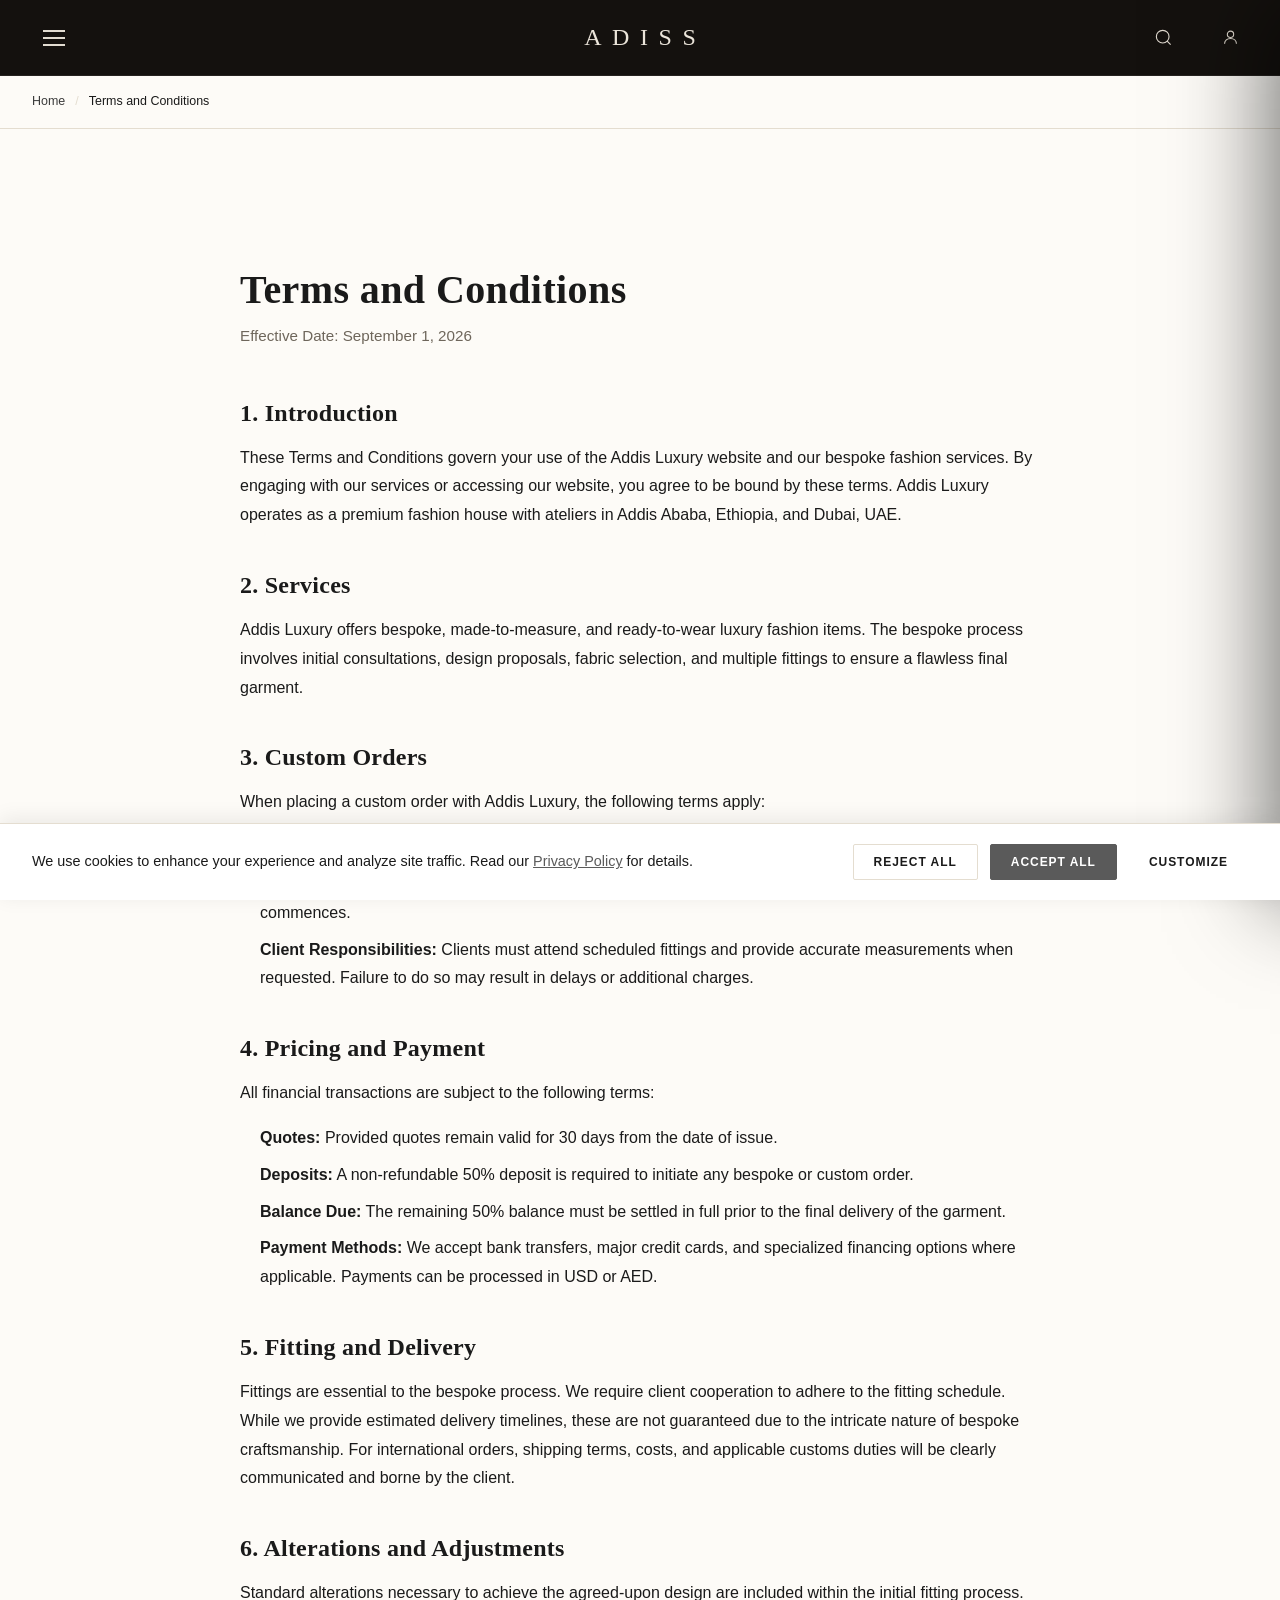
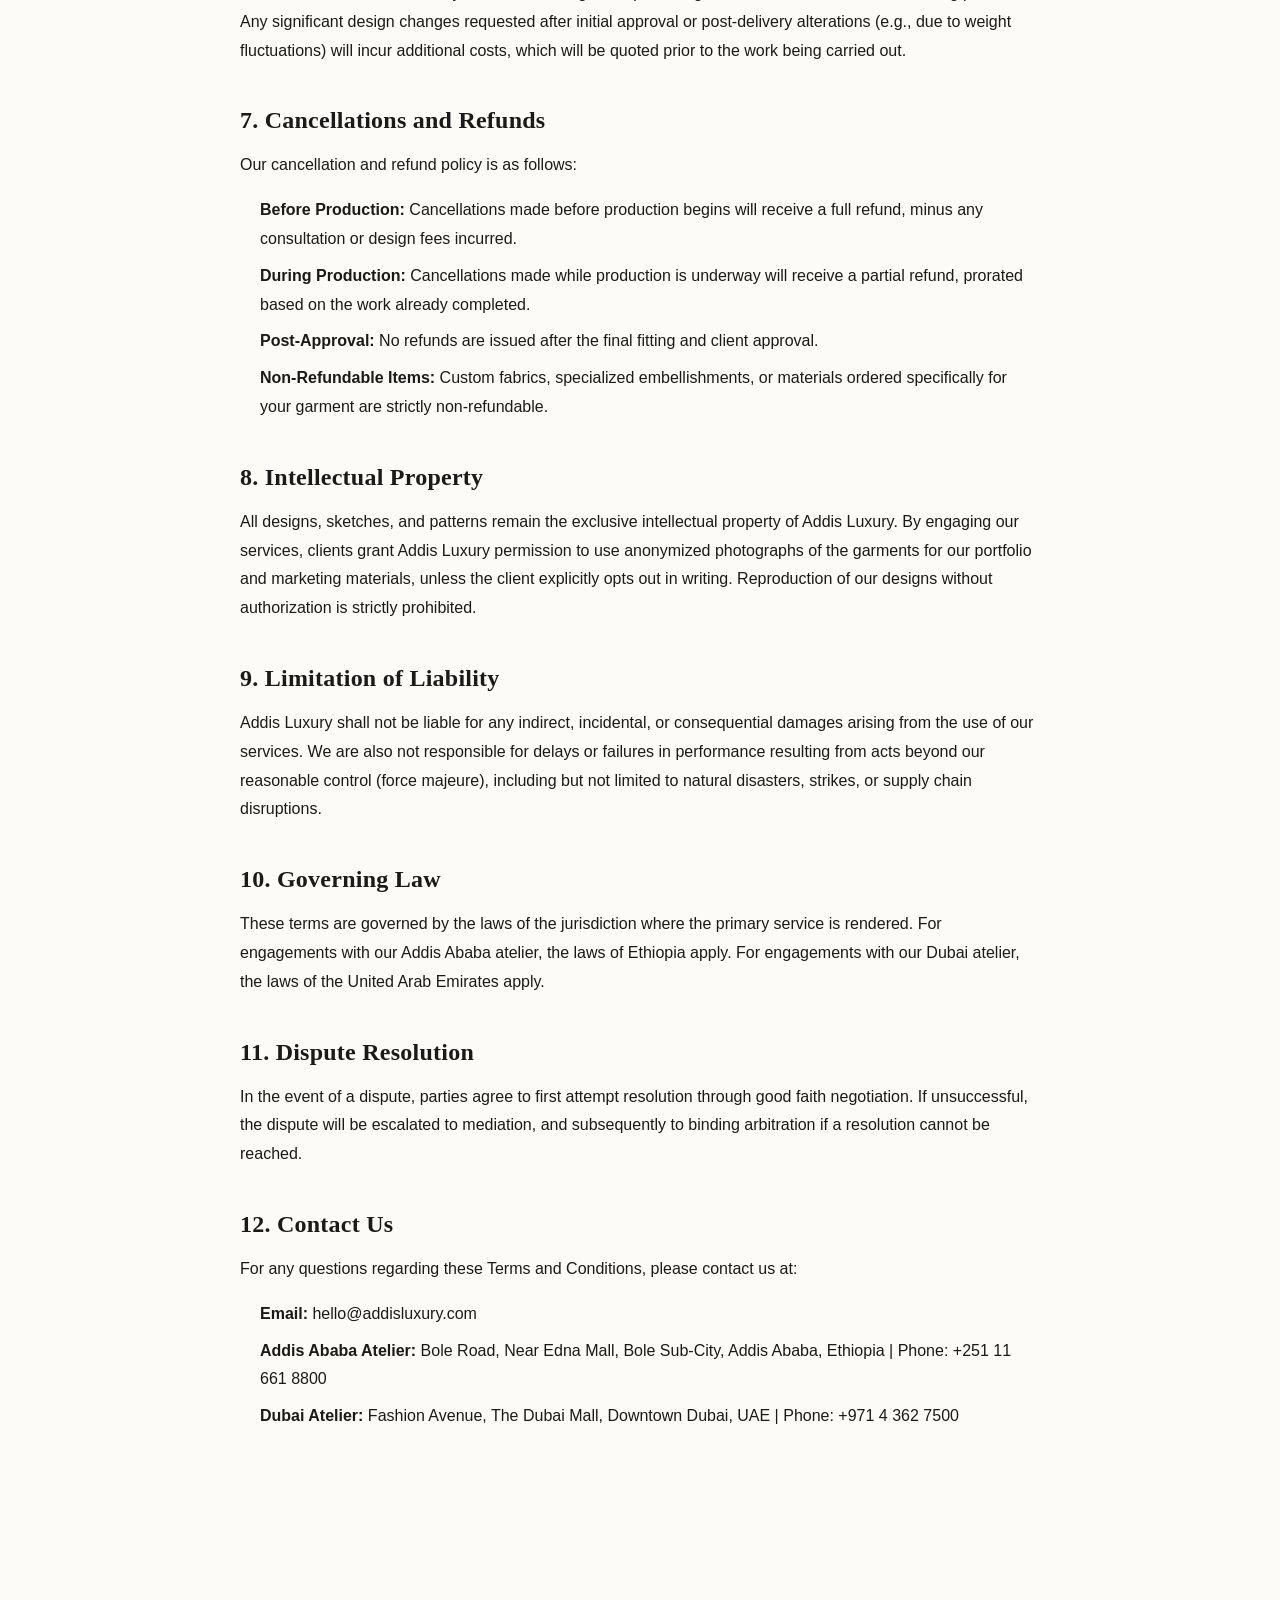
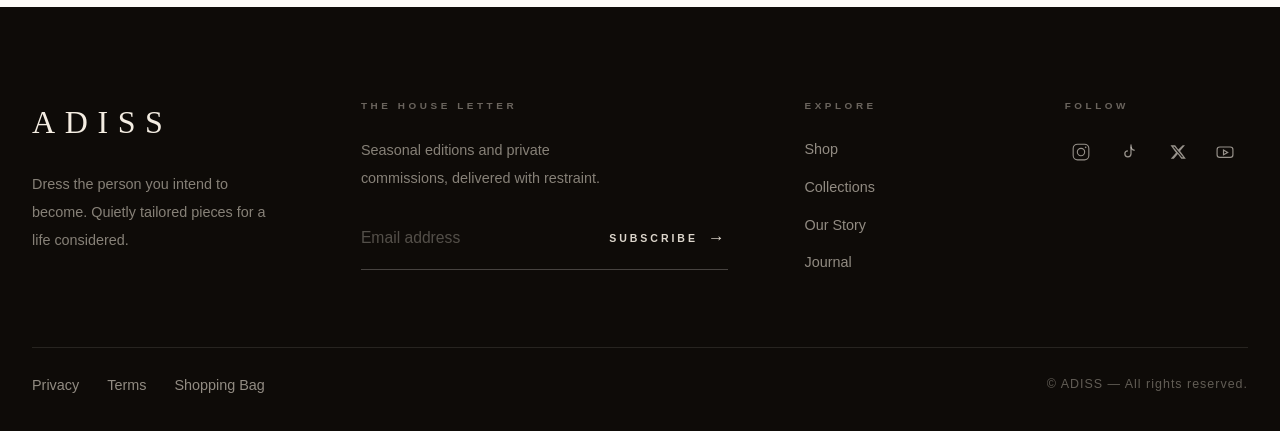
<file: terms.html>
<!DOCTYPE html>
<html lang="en">
<head>
    <meta charset="UTF-8">
    <meta name="viewport" content="width=device-width, initial-scale=1.0">

    <title>Terms and Conditions | Addis Luxury</title>
    <meta name="description" content="Terms and conditions for Addis Luxury bespoke fashion services, covering custom orders, fittings, payments, returns, intellectual property, and liability.">

    <link rel="canonical" href="https://www.addisluxury.com/terms.html">

    <meta property="og:title" content="Terms and Conditions | Addis Luxury">
    <meta property="og:description" content="Terms and conditions for Addis Luxury bespoke fashion services, covering custom orders, fittings, payments, returns, intellectual property, and liability.">
    <meta property="og:image" content="https://www.addisluxury.com/images/social-share-og.jpg">
    <meta property="og:url" content="https://www.addisluxury.com/terms.html">
    <meta property="og:type" content="website">
    <meta property="og:site_name" content="Addis Luxury">

    <meta name="twitter:card" content="summary_large_image">
    <meta name="twitter:title" content="Terms and Conditions | Addis Luxury">
    <meta name="twitter:description" content="Terms and conditions for Addis Luxury bespoke fashion services, covering custom orders, fittings, payments, returns, intellectual property, and liability.">
    <meta name="twitter:image" content="https://www.addisluxury.com/images/social-share-og.jpg">

    <link rel="icon" href="images/favicon.ico" type="image/x-icon">

    <meta name="google-site-verification" content="VERIFICATION_CODE_HERE">

    <meta http-equiv="Content-Security-Policy" content="default-src 'self'; script-src 'self' 'sha256-DVZ6rcUr/rn/B4fIYEhi4xJV/qflCwWiRQqjZG/nUM8=' 'sha256-rYYtDQxhwu50oVGAP7qDyhudhizrUwDsq+qwLrmnXD4=' https://www.googletagmanager.com https://www.google-analytics.com; style-src 'self' 'unsafe-inline' https://fonts.googleapis.com; font-src 'self' https://fonts.gstatic.com data:; img-src 'self' data: https: blob:; connect-src 'self' https://www.google-analytics.com https://analytics.google.com; frame-src 'self' https://www.google.com https://maps.google.com; form-action 'self'; base-uri 'self'; upgrade-insecure-requests;">

    <link rel="preconnect" href="https://fonts.googleapis.com">
    <link rel="preconnect" href="https://fonts.gstatic.com" crossorigin>
    <link href="https://fonts.googleapis.com/css2?family=Cormorant+Garamond:ital,wght@0,300;0,400;0,500;0,600;1,300;1,400;1,500&family=Inter:wght@300;400;500;600;700&display=swap" rel="stylesheet">

    <link rel="stylesheet" href="css/styles.css">

    <noscript><style>.ab-preloader{display:none!important}body.ab-preloading{overflow:auto!important}</style></noscript>

    <script>
        window.dataLayer = window.dataLayer || [];
        function gtag(){dataLayer.push(arguments);}
        gtag('consent', 'default', {
            'ad_storage': 'denied',
            'ad_user_data': 'denied',
            'ad_personalization': 'denied',
            'analytics_storage': 'denied',
            'wait_for_update': 500
        });
    </script>
    <script async src="https://www.googletagmanager.com/gtag/js?id=G-XXXXXXXXXX"></script>
    <script>
        gtag('js', new Date());
        gtag('config', 'G-XXXXXXXXXX', {
            'send_page_view': true,
            'cookie_flags': 'SameSite=None;Secure'
        });
    </script>
</head>
<body class="has-mobile-cta page-home ab-preloading">
    <a href="#main-content" class="skip-link">Skip to main content</a>

    <!-- Brand Preloader (onyx + ivory) -->
    <div class="ab-preloader" id="preloader" aria-hidden="true">
        <span class="ab-preloader__word">ADISS</span>
        <span class="ab-preloader__bar"></span>
    </div>

    <!-- Ultra-Minimal Navigation Header (ADISS) -->
    <header class="site-header ad-header ad-solid" id="site-header">
        <div class="header-container ad-header__grid">
            <!-- Far Left: Minimal Menu Icon -->
            <div class="header-zone-left ad-header__left">
                <button type="button" class="nav-toggle-btn ad-nav-toggle" id="nav-toggle-btn" aria-label="Toggle mobile menu" aria-expanded="false">
                    <span class="nav-toggle-bar"></span>
                    <span class="nav-toggle-bar"></span>
                    <span class="nav-toggle-bar"></span>
                </button>
            </div>

            <!-- Center: Brand Logo -->
            <div class="ad-header__center">
                <a href="index.html" class="site-logo ad-logo">ADISS</a>
            </div>

            <!-- Right: Search + Profile -->
            <div class="header-zone-right ad-header__right">
                <button type="button" class="header-icon-btn ad-icon search-trigger-btn" aria-label="Search">
                    <svg viewBox="0 0 24 24"><circle cx="11" cy="11" r="8"/><line x1="21" y1="21" x2="16.65" y2="16.65"/></svg>
                </button>
                <a href="account.html" class="header-icon-btn ad-icon" aria-label="Client account">
                    <svg viewBox="0 0 24 24"><circle cx="12" cy="8" r="4"/><path d="M4.5 20c0-4.2 3.3-6.7 7.5-6.7s7.5 2.5 7.5 6.7"/></svg>
                </a>
            </div>
        </div>
    </header>

    <!-- Menu Drawer (zero-scroll, fits one viewport) -->
    <div class="mobile-nav-drawer" id="mobile-nav-drawer" aria-label="Mobile navigation">
        <div class="mobile-nav-header">
            <a href="index.html" class="site-logo">ADISS</a>
            <button type="button" class="mobile-nav-close" id="mobile-nav-close" aria-label="Close menu">
                <svg viewBox="0 0 24 24" aria-hidden="true"><line x1="18" y1="6" x2="6" y2="18"/><line x1="6" y1="6" x2="18" y2="18"/></svg>
            </button>
        </div>
        <nav class="mobile-nav-list" aria-label="Menu">
            <a href="index.html" class="mobile-nav-link">Home</a>
            <a href="shop.html" class="mobile-nav-link">Shop</a>
            <a href="products.html" class="mobile-nav-link">Collections</a>
            <a href="about.html" class="mobile-nav-link">Our Story</a>
            <a href="blog.html" class="mobile-nav-link">Journal</a>
            <a href="account.html" class="mobile-nav-link">Client Account</a>
        </nav>
        <div class="mobile-nav-bottom">
            <a href="account.html" class="mobile-nav-footlink">Client Area</a>
            <a href="index.html#contact" class="mobile-nav-footlink mobile-nav-footlink--accent">Book a Private Consultation <span aria-hidden="true">&rarr;</span></a>
        </div>
    </div>

    <!-- Focused Search Overlay (pill pop-out) -->
    <div class="search-modal-overlay" id="search-modal-overlay" role="dialog" aria-modal="true" aria-label="Search ADISS">
        <div class="search-pop">
            <div class="search-pop__pill">
                <svg class="search-pop__icon" viewBox="0 0 24 24" fill="none" stroke="currentColor" stroke-width="1.4" aria-hidden="true"><circle cx="11" cy="11" r="8"/><line x1="21" y1="21" x2="16.65" y2="16.65"/></svg>
                <input type="text" class="search-pop__input" id="search-input" placeholder="Search pieces, collections, stories" autocomplete="off" aria-label="Search ADISS">
                <button type="button" class="search-pop__close" id="search-modal-close" aria-label="Close search">
                    <svg viewBox="0 0 24 24" fill="none" stroke="currentColor" stroke-width="1.4" aria-hidden="true"><line x1="18" y1="6" x2="6" y2="18"/><line x1="6" y1="6" x2="18" y2="18"/></svg>
                </button>
            </div>
            <div class="search-results-list search-pop__results" id="search-results-list"></div>
        </div>
    </div><!-- Slide-Over Mini-Cart Drawer -->
    <div class="cart-drawer-overlay" id="cart-drawer-overlay"></div>
    <div class="cart-drawer" id="cart-drawer" role="dialog" aria-label="Shopping Bag">
        <div class="cart-drawer-header">
            <span class="cart-drawer-title">Your Shopping Bag</span>
            <button type="button" class="cart-drawer-close" id="cart-drawer-close" aria-label="Close shopping bag">
                <svg width="20" height="20" viewBox="0 0 24 24" fill="none" stroke="currentColor" stroke-width="2"><line x1="18" y1="6" x2="6" y2="18"/><line x1="6" y1="6" x2="18" y2="18"/></svg>
            </button>
        </div>
        <div class="shipping-progress-section">
            <div class="shipping-progress-text" id="cart-shipping-msg">Complimentary Luxury Worldwide Shipping Unlocked</div>
            <div class="shipping-progress-bar-bg">
                <div class="shipping-progress-bar-fill" id="cart-shipping-fill" style="width: 100%;"></div>
            </div>
        </div>
        <div class="cart-drawer-body" id="cart-drawer-items"></div>
        <div class="cart-drawer-footer">
            <div class="cart-summary-row">
                <span>Estimated Subtotal</span>
                <strong id="cart-drawer-subtotal" data-price-usd="6250">$6,250</strong>
            </div>
            <div class="cart-summary-row" style="color: var(--color-gray); font-size: 0.8rem;">
                <span>Duties &amp; Worldwide Courier Delivery</span>
                <span>Included at Checkout</span>
            </div>
            <a href="cart.html" class="btn btn--primary btn--full cart-drawer-checkout-btn">Proceed to Checkout</a>
            <a href="shop.html" class="cart-drawer-view-bag-link">Continue Browsing</a>
        </div>
    </div>

    <nav class="breadcrumb" aria-label="Breadcrumb">
        <div class="container">
            <ol class="breadcrumb__list">
                <li class="breadcrumb__item"><a href="index.html" class="breadcrumb__link">Home</a></li>
                <li class="breadcrumb__item" aria-current="page">Terms and Conditions</li>
            </ol>
        </div>
    </nav>

    <main id="main-content">
        <section class="section">
            <div class="container">
                <div class="legal-page">
                    <h1 class="legal-page__title">Terms and Conditions</h1>
                    <p class="legal-page__date">Effective Date: September 1, 2026</p>

                    <div class="legal-page__section">
                        <h2 class="legal-page__heading">1. Introduction</h2>
                        <p class="legal-page__text">These Terms and Conditions govern your use of the Addis Luxury website and our bespoke fashion services. By engaging with our services or accessing our website, you agree to be bound by these terms. Addis Luxury operates as a premium fashion house with ateliers in Addis Ababa, Ethiopia, and Dubai, UAE.</p>
                    </div>

                    <div class="legal-page__section">
                        <h2 class="legal-page__heading">2. Services</h2>
                        <p class="legal-page__text">Addis Luxury offers bespoke, made-to-measure, and ready-to-wear luxury fashion items. The bespoke process involves initial consultations, design proposals, fabric selection, and multiple fittings to ensure a flawless final garment.</p>
                    </div>

                    <div class="legal-page__section">
                        <h2 class="legal-page__heading">3. Custom Orders</h2>
                        <p class="legal-page__text">When placing a custom order with Addis Luxury, the following terms apply:</p>
                        <ul class="legal-page__list">
                            <li><strong>Order Placement:</strong> Orders are confirmed only after design approval and receipt of the initial deposit.</li>
                            <li><strong>Design Approval:</strong> Clients must sign off on sketches, fabric choices, and design details before production commences.</li>
                            <li><strong>Client Responsibilities:</strong> Clients must attend scheduled fittings and provide accurate measurements when requested. Failure to do so may result in delays or additional charges.</li>
                        </ul>
                    </div>

                    <div class="legal-page__section">
                        <h2 class="legal-page__heading">4. Pricing and Payment</h2>
                        <p class="legal-page__text">All financial transactions are subject to the following terms:</p>
                        <ul class="legal-page__list">
                            <li><strong>Quotes:</strong> Provided quotes remain valid for 30 days from the date of issue.</li>
                            <li><strong>Deposits:</strong> A non-refundable 50% deposit is required to initiate any bespoke or custom order.</li>
                            <li><strong>Balance Due:</strong> The remaining 50% balance must be settled in full prior to the final delivery of the garment.</li>
                            <li><strong>Payment Methods:</strong> We accept bank transfers, major credit cards, and specialized financing options where applicable. Payments can be processed in USD or AED.</li>
                        </ul>
                    </div>

                    <div class="legal-page__section">
                        <h2 class="legal-page__heading">5. Fitting and Delivery</h2>
                        <p class="legal-page__text">Fittings are essential to the bespoke process. We require client cooperation to adhere to the fitting schedule. While we provide estimated delivery timelines, these are not guaranteed due to the intricate nature of bespoke craftsmanship. For international orders, shipping terms, costs, and applicable customs duties will be clearly communicated and borne by the client.</p>
                    </div>

                    <div class="legal-page__section">
                        <h2 class="legal-page__heading">6. Alterations and Adjustments</h2>
                        <p class="legal-page__text">Standard alterations necessary to achieve the agreed-upon design are included within the initial fitting process. Any significant design changes requested after initial approval or post-delivery alterations (e.g., due to weight fluctuations) will incur additional costs, which will be quoted prior to the work being carried out.</p>
                    </div>

                    <div class="legal-page__section">
                        <h2 class="legal-page__heading">7. Cancellations and Refunds</h2>
                        <p class="legal-page__text">Our cancellation and refund policy is as follows:</p>
                        <ul class="legal-page__list">
                            <li><strong>Before Production:</strong> Cancellations made before production begins will receive a full refund, minus any consultation or design fees incurred.</li>
                            <li><strong>During Production:</strong> Cancellations made while production is underway will receive a partial refund, prorated based on the work already completed.</li>
                            <li><strong>Post-Approval:</strong> No refunds are issued after the final fitting and client approval.</li>
                            <li><strong>Non-Refundable Items:</strong> Custom fabrics, specialized embellishments, or materials ordered specifically for your garment are strictly non-refundable.</li>
                        </ul>
                    </div>

                    <div class="legal-page__section">
                        <h2 class="legal-page__heading">8. Intellectual Property</h2>
                        <p class="legal-page__text">All designs, sketches, and patterns remain the exclusive intellectual property of Addis Luxury. By engaging our services, clients grant Addis Luxury permission to use anonymized photographs of the garments for our portfolio and marketing materials, unless the client explicitly opts out in writing. Reproduction of our designs without authorization is strictly prohibited.</p>
                    </div>

                    <div class="legal-page__section">
                        <h2 class="legal-page__heading">9. Limitation of Liability</h2>
                        <p class="legal-page__text">Addis Luxury shall not be liable for any indirect, incidental, or consequential damages arising from the use of our services. We are also not responsible for delays or failures in performance resulting from acts beyond our reasonable control (force majeure), including but not limited to natural disasters, strikes, or supply chain disruptions.</p>
                    </div>

                    <div class="legal-page__section">
                        <h2 class="legal-page__heading">10. Governing Law</h2>
                        <p class="legal-page__text">These terms are governed by the laws of the jurisdiction where the primary service is rendered. For engagements with our Addis Ababa atelier, the laws of Ethiopia apply. For engagements with our Dubai atelier, the laws of the United Arab Emirates apply.</p>
                    </div>

                    <div class="legal-page__section">
                        <h2 class="legal-page__heading">11. Dispute Resolution</h2>
                        <p class="legal-page__text">In the event of a dispute, parties agree to first attempt resolution through good faith negotiation. If unsuccessful, the dispute will be escalated to mediation, and subsequently to binding arbitration if a resolution cannot be reached.</p>
                    </div>

                    <div class="legal-page__section">
                        <h2 class="legal-page__heading">12. Contact Us</h2>
                        <p class="legal-page__text">For any questions regarding these Terms and Conditions, please contact us at:</p>
                        <ul class="legal-page__list">
                            <li><strong>Email:</strong> hello@addisluxury.com</li>
                            <li><strong>Addis Ababa Atelier:</strong> Bole Road, Near Edna Mall, Bole Sub-City, Addis Ababa, Ethiopia | Phone: +251 11 661 8800</li>
                            <li><strong>Dubai Atelier:</strong> Fashion Avenue, The Dubai Mall, Downtown Dubai, UAE | Phone: +971 4 362 7500</li>
                        </ul>
                    </div>
                </div>
            </div>
        </section>
    </main>

        <footer class="site-footer ad-footer">
        <div class="container">
            <div class="ad-footer__grid">

                <div class="ad-footer__brand">
                    <a href="index.html" class="ad-footer__logo">ADISS</a>
                    <p class="ad-footer__tagline">Dress the person you intend to become. Quietly tailored pieces for a life considered.</p>
                </div>

                <div class="ad-footer__news">
                    <p class="ad-footer__label">The House Letter</p>
                    <p class="ad-footer__news-note">Seasonal editions and private commissions, delivered with restraint.</p>
                    <form class="ad-newsletter" id="footer-newsletter">
                        <input type="email" class="ad-newsletter__input" name="email" placeholder="Email address" aria-label="Email address">
                        <button type="submit" class="ad-newsletter__submit">
                            Subscribe <span aria-hidden="true">&rarr;</span>
                        </button>
                    </form>
                    <p class="ad-newsletter__status" id="footer-newsletter-status" role="status"></p>
                </div>

                <div class="ad-footer__menu">
                    <p class="ad-footer__label">Explore</p>
                    <ul class="ad-footer__list">
                        <li><a href="shop.html">Shop</a></li>
                        <li><a href="products.html">Collections</a></li>
                        <li><a href="about.html">Our Story</a></li>
                        <li><a href="blog.html">Journal</a></li>
                    </ul>
                </div>

                <div class="ad-footer__social">
                    <p class="ad-footer__label">Follow</p>
                    <ul class="ad-social">
                        <li><a href="https://www.instagram.com/" target="_blank" rel="noopener" aria-label="Instagram">
                            <svg viewBox="0 0 24 24" fill="none" stroke="currentColor" stroke-width="1.3" aria-hidden="true"><rect x="2.6" y="2.6" width="18.8" height="18.8" rx="5.2"/><circle cx="12" cy="12" r="4.4"/><circle cx="17.6" cy="6.4" r="1" fill="currentColor" stroke="none"/></svg>
                        </a></li>
                        <li><a href="https://www.tiktok.com/" target="_blank" rel="noopener" aria-label="TikTok">
                            <svg viewBox="0 0 24 24" fill="none" stroke="currentColor" stroke-width="1.5" aria-hidden="true"><path d="M14.4 3v11.2a3.7 3.7 0 1 1-3.7-3.7"/><path d="M14.4 5.6a4.9 4.9 0 0 0 4.4 4.4"/></svg>
                        </a></li>
                        <li><a href="https://x.com/" target="_blank" rel="noopener" aria-label="X (formerly Twitter)">
                            <svg viewBox="0 0 24 24" fill="currentColor" aria-hidden="true"><path d="M18.9 4h2.68l-5.86 6.69 6.9 9.31h-5.4l-4.23-5.6-4.84 5.6H4.53l6.27-7.17L4.2 4h5.54l3.83 5.12L18.9 4zm-.94 14.32h1.49L8.9 5.57H7.3l10.66 12.75z"/></svg>
                        </a></li>
                        <li><a href="https://www.youtube.com/" target="_blank" rel="noopener" aria-label="YouTube">
                            <svg viewBox="0 0 24 24" fill="none" stroke="currentColor" stroke-width="1.4" aria-hidden="true"><rect x="2.5" y="6" width="19" height="12.5" rx="3.2"/><path d="M10.2 9.6l5 2.9-5 2.9z"/></svg>
                        </a></li>
                    </ul>
                </div>
            </div>

            <div class="ad-footer__bottom">
                <div class="ad-footer__legal">
                    <a href="privacy-policy.html">Privacy</a>
                    <a href="terms.html">Terms</a>
                    <a href="cart.html">Shopping Bag</a>
                </div>
                <p class="ad-footer__copyright">&copy; ADISS &mdash; All rights reserved.</p>
            </div>
        </div>
    </footer>

    <!-- Cookie Consent Banner -->
    <div class="cookie-banner" id="cookie-banner" role="dialog" aria-label="Cookie consent">
        <div class="cookie__content container">
            <p class="cookie__text">We use cookies to enhance your experience and analyze site traffic. Read our <a href="privacy-policy.html">Privacy Policy</a> for details.</p>
            <div class="cookie__actions">
                <button class="cookie__btn cookie__btn--reject" id="cookie-reject">Reject All</button>
                <button class="cookie__btn cookie__btn--accept" id="cookie-accept">Accept All</button>
                <button class="cookie__btn cookie__btn--settings" id="cookie-settings">Customize</button>
            </div>
        </div>
    </div>

    <script src="js/main.js"></script>
</body>
</html>
</file>
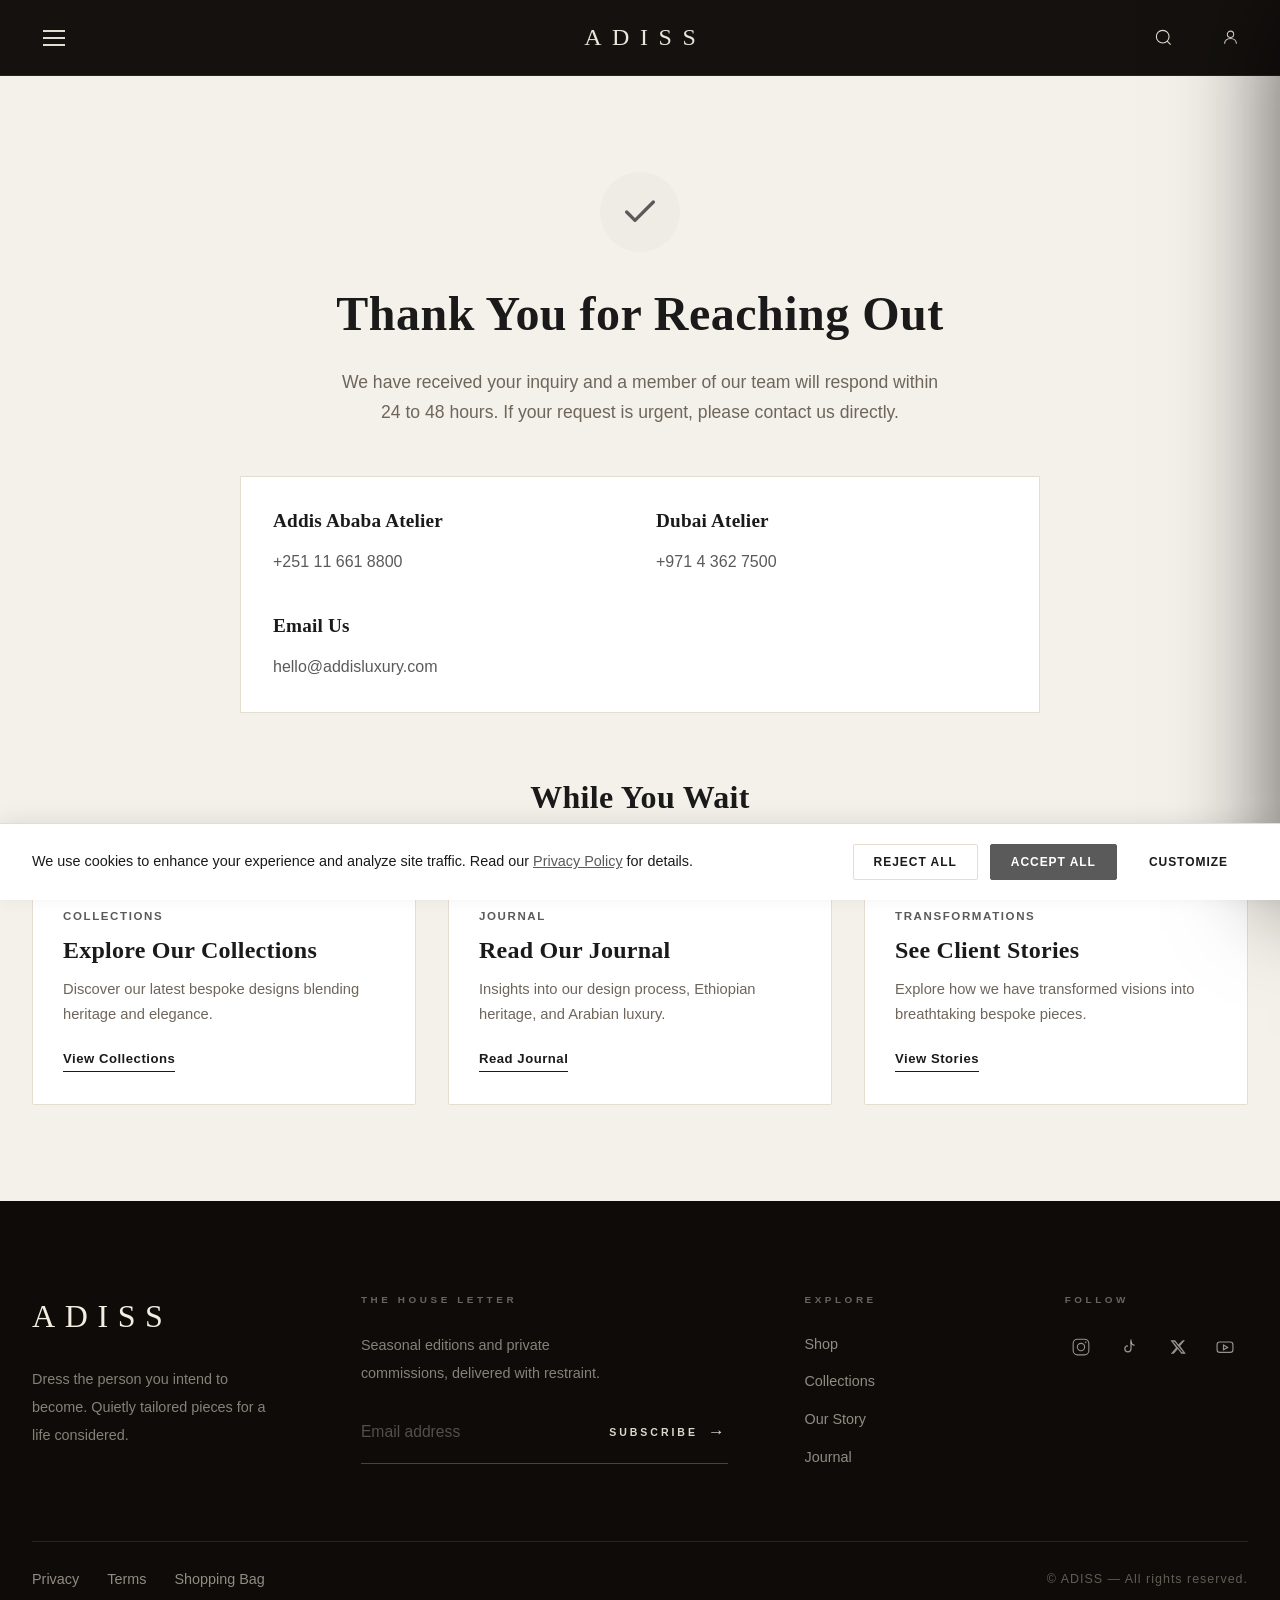
<file: thank-you.html>
<!DOCTYPE html>
<html lang="en">
<head>
    <meta charset="UTF-8">
    <meta name="viewport" content="width=device-width, initial-scale=1.0">

    <title>Thank You for Your Inquiry | Addis Luxury</title>
    <meta name="description" content="Thank you for reaching out to Addis Luxury. We will be in touch with you shortly.">
    <meta name="robots" content="noindex, nofollow">

    <meta property="og:title" content="Thank You for Your Inquiry | Addis Luxury">
    <meta property="og:description" content="Thank you for reaching out to Addis Luxury. We will be in touch with you shortly.">
    <meta property="og:image" content="https://www.addisluxury.com/images/social-share-og.jpg">
    <meta property="og:type" content="website">
    <meta property="og:site_name" content="Addis Luxury">

    <meta name="twitter:card" content="summary_large_image">
    <meta name="twitter:title" content="Thank You for Your Inquiry | Addis Luxury">
    <meta name="twitter:description" content="Thank you for reaching out to Addis Luxury. We will be in touch with you shortly.">
    <meta name="twitter:image" content="https://www.addisluxury.com/images/social-share-og.jpg">

    <link rel="icon" href="images/favicon.ico" type="image/x-icon">

    <meta name="google-site-verification" content="VERIFICATION_CODE_HERE">

    <meta http-equiv="Content-Security-Policy" content="default-src 'self'; script-src 'self' 'sha256-DVZ6rcUr/rn/B4fIYEhi4xJV/qflCwWiRQqjZG/nUM8=' 'sha256-rYYtDQxhwu50oVGAP7qDyhudhizrUwDsq+qwLrmnXD4=' https://www.googletagmanager.com https://www.google-analytics.com; style-src 'self' 'unsafe-inline' https://fonts.googleapis.com; font-src 'self' https://fonts.gstatic.com data:; img-src 'self' data: https: blob:; connect-src 'self' https://www.google-analytics.com https://analytics.google.com; frame-src 'self' https://www.google.com https://maps.google.com; form-action 'self'; base-uri 'self'; upgrade-insecure-requests;">

    <link rel="preconnect" href="https://fonts.googleapis.com">
    <link rel="preconnect" href="https://fonts.gstatic.com" crossorigin>
    <link href="https://fonts.googleapis.com/css2?family=Cormorant+Garamond:ital,wght@0,300;0,400;0,500;0,600;1,300;1,400;1,500&family=Inter:wght@300;400;500;600;700&display=swap" rel="stylesheet">

    <link rel="stylesheet" href="css/styles.css">

    <noscript><style>.ab-preloader{display:none!important}body.ab-preloading{overflow:auto!important}</style></noscript>

    <script>
        window.dataLayer = window.dataLayer || [];
        function gtag(){dataLayer.push(arguments);}
        gtag('consent', 'default', {
            'ad_storage': 'denied',
            'ad_user_data': 'denied',
            'ad_personalization': 'denied',
            'analytics_storage': 'denied',
            'wait_for_update': 500
        });
    </script>
    <script async src="https://www.googletagmanager.com/gtag/js?id=G-XXXXXXXXXX"></script>
    <script>
        gtag('js', new Date());
        gtag('config', 'G-XXXXXXXXXX', {
            'send_page_view': true,
            'cookie_flags': 'SameSite=None;Secure'
        });
    </script>
</head>
<body class="has-mobile-cta page-home ab-preloading">
    <a href="#main-content" class="skip-link">Skip to main content</a>

    <!-- Brand Preloader (onyx + ivory) -->
    <div class="ab-preloader" id="preloader" aria-hidden="true">
        <span class="ab-preloader__word">ADISS</span>
        <span class="ab-preloader__bar"></span>
    </div>

    <!-- Ultra-Minimal Navigation Header (ADISS) -->
    <header class="site-header ad-header ad-solid" id="site-header">
        <div class="header-container ad-header__grid">
            <!-- Far Left: Minimal Menu Icon -->
            <div class="header-zone-left ad-header__left">
                <button type="button" class="nav-toggle-btn ad-nav-toggle" id="nav-toggle-btn" aria-label="Toggle mobile menu" aria-expanded="false">
                    <span class="nav-toggle-bar"></span>
                    <span class="nav-toggle-bar"></span>
                    <span class="nav-toggle-bar"></span>
                </button>
            </div>

            <!-- Center: Brand Logo -->
            <div class="ad-header__center">
                <a href="index.html" class="site-logo ad-logo">ADISS</a>
            </div>

            <!-- Right: Search + Profile -->
            <div class="header-zone-right ad-header__right">
                <button type="button" class="header-icon-btn ad-icon search-trigger-btn" aria-label="Search">
                    <svg viewBox="0 0 24 24"><circle cx="11" cy="11" r="8"/><line x1="21" y1="21" x2="16.65" y2="16.65"/></svg>
                </button>
                <a href="account.html" class="header-icon-btn ad-icon" aria-label="Client account">
                    <svg viewBox="0 0 24 24"><circle cx="12" cy="8" r="4"/><path d="M4.5 20c0-4.2 3.3-6.7 7.5-6.7s7.5 2.5 7.5 6.7"/></svg>
                </a>
            </div>
        </div>
    </header>

    <!-- Menu Drawer (zero-scroll, fits one viewport) -->
    <div class="mobile-nav-drawer" id="mobile-nav-drawer" aria-label="Mobile navigation">
        <div class="mobile-nav-header">
            <a href="index.html" class="site-logo">ADISS</a>
            <button type="button" class="mobile-nav-close" id="mobile-nav-close" aria-label="Close menu">
                <svg viewBox="0 0 24 24" aria-hidden="true"><line x1="18" y1="6" x2="6" y2="18"/><line x1="6" y1="6" x2="18" y2="18"/></svg>
            </button>
        </div>
        <nav class="mobile-nav-list" aria-label="Menu">
            <a href="index.html" class="mobile-nav-link">Home</a>
            <a href="shop.html" class="mobile-nav-link">Shop</a>
            <a href="products.html" class="mobile-nav-link">Collections</a>
            <a href="about.html" class="mobile-nav-link">Our Story</a>
            <a href="blog.html" class="mobile-nav-link">Journal</a>
            <a href="account.html" class="mobile-nav-link">Client Account</a>
        </nav>
        <div class="mobile-nav-bottom">
            <a href="account.html" class="mobile-nav-footlink">Client Area</a>
            <a href="index.html#contact" class="mobile-nav-footlink mobile-nav-footlink--accent">Book a Private Consultation <span aria-hidden="true">&rarr;</span></a>
        </div>
    </div>

    <!-- Focused Search Overlay (pill pop-out) -->
    <div class="search-modal-overlay" id="search-modal-overlay" role="dialog" aria-modal="true" aria-label="Search ADISS">
        <div class="search-pop">
            <div class="search-pop__pill">
                <svg class="search-pop__icon" viewBox="0 0 24 24" fill="none" stroke="currentColor" stroke-width="1.4" aria-hidden="true"><circle cx="11" cy="11" r="8"/><line x1="21" y1="21" x2="16.65" y2="16.65"/></svg>
                <input type="text" class="search-pop__input" id="search-input" placeholder="Search pieces, collections, stories" autocomplete="off" aria-label="Search ADISS">
                <button type="button" class="search-pop__close" id="search-modal-close" aria-label="Close search">
                    <svg viewBox="0 0 24 24" fill="none" stroke="currentColor" stroke-width="1.4" aria-hidden="true"><line x1="18" y1="6" x2="6" y2="18"/><line x1="6" y1="6" x2="18" y2="18"/></svg>
                </button>
            </div>
            <div class="search-results-list search-pop__results" id="search-results-list"></div>
        </div>
    </div><!-- Slide-Over Mini-Cart Drawer -->
    <div class="cart-drawer-overlay" id="cart-drawer-overlay"></div>
    <div class="cart-drawer" id="cart-drawer" role="dialog" aria-label="Shopping Bag">
        <div class="cart-drawer-header">
            <span class="cart-drawer-title">Your Shopping Bag</span>
            <button type="button" class="cart-drawer-close" id="cart-drawer-close" aria-label="Close shopping bag">
                <svg width="20" height="20" viewBox="0 0 24 24" fill="none" stroke="currentColor" stroke-width="2"><line x1="18" y1="6" x2="6" y2="18"/><line x1="6" y1="6" x2="18" y2="18"/></svg>
            </button>
        </div>
        <div class="shipping-progress-section">
            <div class="shipping-progress-text" id="cart-shipping-msg">Complimentary Luxury Worldwide Shipping Unlocked</div>
            <div class="shipping-progress-bar-bg">
                <div class="shipping-progress-bar-fill" id="cart-shipping-fill" style="width: 100%;"></div>
            </div>
        </div>
        <div class="cart-drawer-body" id="cart-drawer-items"></div>
        <div class="cart-drawer-footer">
            <div class="cart-summary-row">
                <span>Estimated Subtotal</span>
                <strong id="cart-drawer-subtotal" data-price-usd="6250">$6,250</strong>
            </div>
            <div class="cart-summary-row" style="color: var(--color-gray); font-size: 0.8rem;">
                <span>Duties &amp; Worldwide Courier Delivery</span>
                <span>Included at Checkout</span>
            </div>
            <a href="cart.html" class="btn btn--primary btn--full cart-drawer-checkout-btn">Proceed to Checkout</a>
            <a href="shop.html" class="cart-drawer-view-bag-link">Continue Browsing</a>
        </div>
    </div>

    <main id="main-content" class="page-thankyou">
        <section class="section section--cream fade-in" style="min-height: 80vh; display: flex; flex-direction: column; justify-content: center;">
            <div class="container text-center">
                <div style="width: 80px; height: 80px; margin: 0 auto 32px; border-radius: 50%; background-color: var(--color-accent-wash); display: flex; align-items: center; justify-content: center;">
                    <svg width="40" height="40" viewBox="0 0 24 24" fill="none" stroke="var(--color-accent)" stroke-width="2" stroke-linecap="round" stroke-linejoin="round">
                        <polyline points="20 6 9 17 4 12"></polyline>
                    </svg>
                </div>
                <h1 style="font-family: var(--ad-serif); font-size: 3rem; color: var(--color-brown-dark); margin-bottom: 24px;">Thank You for Reaching Out</h1>
                <p style="font-family: 'Inter', sans-serif; font-size: 1.1rem; color: var(--color-gray); max-width: 600px; margin: 0 auto 48px; line-height: 1.7;">We have received your inquiry and a member of our team will respond within 24 to 48 hours. If your request is urgent, please contact us directly.</p>
                
                <div style="display: flex; gap: 32px; justify-content: center; flex-wrap: wrap; margin-bottom: 64px; text-align: left; max-width: 800px; margin-left: auto; margin-right: auto; padding: 32px; background: var(--color-white); border: 1px solid var(--color-gray-light);">
                    <div style="flex: 1; min-width: 250px;">
                        <h3 style="font-family: var(--ad-serif); font-size: 1.2rem; color: var(--color-brown-dark); margin-bottom: 16px;">Addis Ababa Atelier</h3>
                        <a href="tel:+251116618800" style="display: block; color: var(--color-accent); font-family: 'Inter', sans-serif; margin-bottom: 8px; text-decoration: none; font-weight: 500;">+251 11 661 8800</a>
                    </div>
                    <div style="flex: 1; min-width: 250px;">
                        <h3 style="font-family: var(--ad-serif); font-size: 1.2rem; color: var(--color-brown-dark); margin-bottom: 16px;">Dubai Atelier</h3>
                        <a href="tel:+97143627500" style="display: block; color: var(--color-accent); font-family: 'Inter', sans-serif; margin-bottom: 8px; text-decoration: none; font-weight: 500;">+971 4 362 7500</a>
                    </div>
                    <div style="flex: 1; min-width: 250px;">
                        <h3 style="font-family: var(--ad-serif); font-size: 1.2rem; color: var(--color-brown-dark); margin-bottom: 16px;">Email Us</h3>
                        <a href="mailto:hello@addisluxury.com" style="display: block; color: var(--color-accent); font-family: 'Inter', sans-serif; text-decoration: none; font-weight: 500;">hello@addisluxury.com</a>
                    </div>
                </div>

                <div class="section-header">
                    <h2 style="font-family: var(--ad-serif); font-size: 2rem; color: var(--color-brown-dark); margin-bottom: 16px;">While You Wait</h2>
                </div>
                <div class="grid grid--3">
                    <a href="products.html" class="card" style="text-decoration: none; display: block; text-align: left;">
                        <div class="card__body">
                            <span class="card__label">Collections</span>
                            <h3 class="card__title">Explore Our Collections</h3>
                            <p class="card__text">Discover our latest bespoke designs blending heritage and elegance.</p>
                            <span class="card__cta" style="display: inline-block;">View Collections</span>
                        </div>
                    </a>
                    <a href="blog.html" class="card" style="text-decoration: none; display: block; text-align: left;">
                        <div class="card__body">
                            <span class="card__label">Journal</span>
                            <h3 class="card__title">Read Our Journal</h3>
                            <p class="card__text">Insights into our design process, Ethiopian heritage, and Arabian luxury.</p>
                            <span class="card__cta" style="display: inline-block;">Read Journal</span>
                        </div>
                    </a>
                    <a href="case-studies.html" class="card" style="text-decoration: none; display: block; text-align: left;">
                        <div class="card__body">
                            <span class="card__label">Transformations</span>
                            <h3 class="card__title">See Client Stories</h3>
                            <p class="card__text">Explore how we have transformed visions into breathtaking bespoke pieces.</p>
                            <span class="card__cta" style="display: inline-block;">View Stories</span>
                        </div>
                    </a>
                </div>
            </div>
        </section>
    </main>

        <footer class="site-footer ad-footer">
        <div class="container">
            <div class="ad-footer__grid">

                <div class="ad-footer__brand">
                    <a href="index.html" class="ad-footer__logo">ADISS</a>
                    <p class="ad-footer__tagline">Dress the person you intend to become. Quietly tailored pieces for a life considered.</p>
                </div>

                <div class="ad-footer__news">
                    <p class="ad-footer__label">The House Letter</p>
                    <p class="ad-footer__news-note">Seasonal editions and private commissions, delivered with restraint.</p>
                    <form class="ad-newsletter" id="footer-newsletter">
                        <input type="email" class="ad-newsletter__input" name="email" placeholder="Email address" aria-label="Email address">
                        <button type="submit" class="ad-newsletter__submit">
                            Subscribe <span aria-hidden="true">&rarr;</span>
                        </button>
                    </form>
                    <p class="ad-newsletter__status" id="footer-newsletter-status" role="status"></p>
                </div>

                <div class="ad-footer__menu">
                    <p class="ad-footer__label">Explore</p>
                    <ul class="ad-footer__list">
                        <li><a href="shop.html">Shop</a></li>
                        <li><a href="products.html">Collections</a></li>
                        <li><a href="about.html">Our Story</a></li>
                        <li><a href="blog.html">Journal</a></li>
                    </ul>
                </div>

                <div class="ad-footer__social">
                    <p class="ad-footer__label">Follow</p>
                    <ul class="ad-social">
                        <li><a href="https://www.instagram.com/" target="_blank" rel="noopener" aria-label="Instagram">
                            <svg viewBox="0 0 24 24" fill="none" stroke="currentColor" stroke-width="1.3" aria-hidden="true"><rect x="2.6" y="2.6" width="18.8" height="18.8" rx="5.2"/><circle cx="12" cy="12" r="4.4"/><circle cx="17.6" cy="6.4" r="1" fill="currentColor" stroke="none"/></svg>
                        </a></li>
                        <li><a href="https://www.tiktok.com/" target="_blank" rel="noopener" aria-label="TikTok">
                            <svg viewBox="0 0 24 24" fill="none" stroke="currentColor" stroke-width="1.5" aria-hidden="true"><path d="M14.4 3v11.2a3.7 3.7 0 1 1-3.7-3.7"/><path d="M14.4 5.6a4.9 4.9 0 0 0 4.4 4.4"/></svg>
                        </a></li>
                        <li><a href="https://x.com/" target="_blank" rel="noopener" aria-label="X (formerly Twitter)">
                            <svg viewBox="0 0 24 24" fill="currentColor" aria-hidden="true"><path d="M18.9 4h2.68l-5.86 6.69 6.9 9.31h-5.4l-4.23-5.6-4.84 5.6H4.53l6.27-7.17L4.2 4h5.54l3.83 5.12L18.9 4zm-.94 14.32h1.49L8.9 5.57H7.3l10.66 12.75z"/></svg>
                        </a></li>
                        <li><a href="https://www.youtube.com/" target="_blank" rel="noopener" aria-label="YouTube">
                            <svg viewBox="0 0 24 24" fill="none" stroke="currentColor" stroke-width="1.4" aria-hidden="true"><rect x="2.5" y="6" width="19" height="12.5" rx="3.2"/><path d="M10.2 9.6l5 2.9-5 2.9z"/></svg>
                        </a></li>
                    </ul>
                </div>
            </div>

            <div class="ad-footer__bottom">
                <div class="ad-footer__legal">
                    <a href="privacy-policy.html">Privacy</a>
                    <a href="terms.html">Terms</a>
                    <a href="cart.html">Shopping Bag</a>
                </div>
                <p class="ad-footer__copyright">&copy; ADISS &mdash; All rights reserved.</p>
            </div>
        </div>
    </footer>

    <!-- Cookie Consent Banner -->
    <div class="cookie-banner" id="cookie-banner" role="dialog" aria-label="Cookie consent">
        <div class="cookie__content container">
            <p class="cookie__text">We use cookies to enhance your experience and analyze site traffic. Read our <a href="privacy-policy.html">Privacy Policy</a> for details.</p>
            <div class="cookie__actions">
                <button class="cookie__btn cookie__btn--reject" id="cookie-reject">Reject All</button>
                <button class="cookie__btn cookie__btn--accept" id="cookie-accept">Accept All</button>
                <button class="cookie__btn cookie__btn--settings" id="cookie-settings">Customize</button>
            </div>
        </div>
    </div>

    <script src="js/main.js"></script>
</body>
</html>
</file>
<file: css/styles.css>
/* ========================================================================
   ADDIS LUXURY - Design System & E-Commerce Stylesheet
   Haute Couture & Bespoke Fashion: Ethiopian Heritage meets Arabian Elegance
   ======================================================================== */

/* -----------------------------------------------------------------------
   1. CSS Custom Properties
   ----------------------------------------------------------------------- */
:root {
    /* Brand Colors */
    --color-white: #FFFFFF;
    --color-ivory: #FDFBF7;            /* Warm Ivory — ADISS base */
    --color-cream: #F7F4EE;
    --color-brown-dark: #1C1C1C;       /* Deep charcoal */
    --color-brown: #3A3A3A;            /* Neutral graphite */
    --color-brown-light: #6B6B6B;      /* Secondary grey */
    --color-accent: #5A5A5A;             /* Neutral graphite accent */
    --color-accent-strong: #1C1C1C;       /* Accent hover */
    --color-accent-wash: #EFEBE5;        /* Neutral accent wash */
    --color-charcoal: #2C2C2C;         /* Primary Body Typography */
    --color-gray: #6E6E6E;             /* Secondary Text */
    --color-gray-light: #E5E5E5;       /* Structural Borders */
    --color-gray-ultra-light: #F7F7F7; /* Backgrounds & Card Surfaces */
    --color-error: #B71C1C;
    --color-success: #2E7D32;

    /* ADISS canonical tokens — the single source of truth for the House.
       Every scoped palette (--hm-*, --pa-*) maps back to these values so the
       homepage, Private Client salon and interior pages share one identity. */
    --ad-ivory: #FDFBF7;
    --ad-cream: #F4F0EA;
    --ad-ink: #1A1A1A;
    --ad-ink-soft: rgba(26, 26, 26, 0.66);
    --ad-coal: #141414;
    --ad-brown: #3A3A3A;
    --ad-accent: #5A5A5A;
    --ad-accent-strong: #1C1C1C;
    --ad-line: rgba(26, 26, 26, 0.14);
    --ad-serif: 'Cormorant Garamond', Georgia, 'Times New Roman', serif;
    --ad-sans: 'Inter', -apple-system, BlinkMacSystemFont, 'Segoe UI', Roboto, sans-serif;

    /* Typography */
    --font-heading: var(--ad-serif);
    --font-body: var(--ad-sans);

    /* Spacing & Layout */
    --section-padding: 96px;
    --section-padding-mobile: 56px;
    --container-max: 1360px;
    --container-padding: 32px;
    --container-padding-mobile: 20px;

    /* Header */
    --header-height: 76px;
    --header-height-mobile: 64px;

    /* Transitions & Shadows */
    --transition-fast: 0.2s ease;
    --transition-base: 0.3s cubic-bezier(0.16, 1, 0.3, 1);
    --transition-slow: 0.6s cubic-bezier(0.16, 1, 0.3, 1);
    --shadow-sm: 0 2px 6px rgba(43, 30, 26, 0.04);
    --shadow-md: 0 6px 20px rgba(43, 30, 26, 0.07);
    --shadow-lg: 0 12px 40px rgba(43, 30, 26, 0.12);
    --shadow-drawer: -8px 0 32px rgba(43, 30, 26, 0.18);
}

/* -----------------------------------------------------------------------
   2. Reset & Global Baseline
   ----------------------------------------------------------------------- */
*, *::before, *::after {
    margin: 0;
    padding: 0;
    box-sizing: border-box;
}

html {
    font-size: 16px;
    scroll-behavior: smooth;
    -webkit-text-size-adjust: 100%;
}

body {
    font-family: var(--font-body);
    font-weight: 400;
    line-height: 1.6;
    color: var(--color-charcoal);
    background-color: var(--color-white);
    -webkit-font-smoothing: antialiased;
    -moz-osx-font-smoothing: grayscale;
    overflow-x: hidden;
    padding-top: var(--header-height);
}

body.drawer-open {
    overflow: hidden;
}

img {
    max-width: 100%;
    height: auto;
    display: block;
}

a {
    color: inherit;
    text-decoration: none;
    transition: color var(--transition-fast), border-color var(--transition-fast);
}

ul, ol {
    list-style: none;
}

button {
    font-family: inherit;
    cursor: pointer;
    border: none;
    background: none;
    color: inherit;
}

input, textarea, select {
    font-family: inherit;
    font-size: inherit;
    color: inherit;
}

address {
    font-style: normal;
}

/* -----------------------------------------------------------------------
   3. Typography & Hierarchy
   ----------------------------------------------------------------------- */
h1, h2, h3, h4, h5, h6 {
    font-family: var(--font-heading);
    font-weight: 600;
    line-height: 1.25;
    color: var(--color-brown-dark);
    letter-spacing: 0.01em;
}

h1 { font-size: 3rem; }
h2 { font-size: 2.25rem; }
h3 { font-size: 1.5rem; }
h4 { font-size: 1.25rem; }
h5 { font-size: 1.1rem; }
h6 { font-size: 0.95rem; }

p {
    margin-bottom: 1rem;
    line-height: 1.75;
}

p:last-child {
    margin-bottom: 0;
}

.subtitle {
    font-size: 1.1rem;
    font-weight: 300;
    color: var(--color-gray);
    line-height: 1.7;
    max-width: 640px;
}

.text-accent { color: var(--color-accent); }
.text-brown { color: var(--color-brown-dark); }
.text-center { text-align: center; }
.text-left { text-align: left; }
.text-right { text-align: right; }

.section-header {
    text-align: center;
    max-width: 680px;
    margin: 0 auto 56px;
}

.section-header--left {
    text-align: left;
    margin: 0 0 40px;
    max-width: none;
}

.section-header h2 {
    margin-bottom: 16px;
}

.section-header .subtitle {
    margin: 0 auto;
}

.section-header--left .subtitle {
    margin: 0;
}

.eyebrow {
    display: inline-block;
    font-family: var(--font-body);
    font-size: 0.75rem;
    font-weight: 600;
    text-transform: uppercase;
    letter-spacing: 0.15em;
    color: var(--color-accent);
    margin-bottom: 12px;
}

/* -----------------------------------------------------------------------
   4. Layout Containers & Grid System
   ----------------------------------------------------------------------- */
.container {
    width: 100%;
    max-width: var(--container-max);
    margin: 0 auto;
    padding: 0 var(--container-padding);
}

.container--fluid {
    max-width: 100%;
    padding: 0 var(--container-padding);
}

.section {
    padding: var(--section-padding) 0;
}

.section--cream {
    background-color: var(--color-cream);
}

.section--brown {
    background-color: var(--color-brown-dark);
    color: var(--color-cream);
}

.section--brown h1,
.section--brown h2,
.section--brown h3,
.section--brown h4 {
    color: var(--color-white);
}

.section--brown .subtitle {
    color: rgba(250, 248, 245, 0.8);
}

.grid {
    display: grid;
    gap: 32px;
}

.grid--2 { grid-template-columns: repeat(2, 1fr); }
.grid--3 { grid-template-columns: repeat(3, 1fr); }
.grid--4 { grid-template-columns: repeat(4, 1fr); }

/* -----------------------------------------------------------------------
   5. Buttons (Strictly Architectural: No Pill Shapes)
   ----------------------------------------------------------------------- */
.btn {
    display: inline-flex;
    align-items: center;
    justify-content: center;
    gap: 10px;
    padding: 14px 28px;
    font-family: var(--font-body);
    font-size: 0.8rem;
    font-weight: 600;
    letter-spacing: 0.12em;
    text-transform: uppercase;
    text-decoration: none;
    text-align: center;
    border-radius: 2px;
    border: 1px solid transparent;
    cursor: pointer;
    transition: all var(--transition-base);
    line-height: 1.3;
    white-space: nowrap;
}

.btn--primary {
    background-color: var(--color-accent);
    color: var(--color-white);
    border-color: var(--color-accent);
}

.btn--primary:hover,
.btn--primary:focus {
    background-color: var(--color-accent-strong);
    border-color: var(--color-accent-strong);
    color: var(--color-white);
}

.btn--secondary {
    background-color: var(--color-brown-dark);
    color: var(--color-white);
    border-color: var(--color-brown-dark);
}

.btn--secondary:hover,
.btn--secondary:focus {
    background-color: var(--color-brown);
    border-color: var(--color-brown);
}

.btn--outline {
    background-color: transparent;
    color: var(--color-brown-dark);
    border-color: var(--color-brown-dark);
}

.btn--outline:hover,
.btn--outline:focus {
    background-color: var(--color-brown-dark);
    color: var(--color-white);
}

.btn--outline-accent {
    background-color: transparent;
    color: var(--color-accent);
    border-color: var(--color-accent);
}

.btn--outline-accent:hover,
.btn--outline-accent:focus {
    background-color: var(--color-accent);
    color: var(--color-white);
}

.btn--outline-white {
    background-color: transparent;
    color: var(--color-white);
    border-color: var(--color-white);
}

.btn--outline-white:hover,
.btn--outline-white:focus {
    background-color: var(--color-white);
    color: var(--color-brown-dark);
}

.btn--small {
    padding: 10px 20px;
    font-size: 0.72rem;
}

.btn--large {
    padding: 18px 40px;
    font-size: 0.85rem;
}

.btn--full {
    width: 100%;
}

.btn:focus-visible {
    outline: 2px solid var(--color-accent);
    outline-offset: 3px;
}

/* -----------------------------------------------------------------------
   6. Pangaia-Style 3-Zone Navigation Header
   ----------------------------------------------------------------------- */
.site-header {
    position: fixed;
    top: 0;
    left: 0;
    right: 0;
    z-index: 1000;
    background-color: var(--color-white);
    border-bottom: 1px solid var(--color-gray-light);
    height: var(--header-height);
    display: flex;
    align-items: center;
    transition: height var(--transition-fast), box-shadow var(--transition-fast);
}

.site-header.scrolled {
    box-shadow: var(--shadow-sm);
}

.header-container {
    width: 100%;
    max-width: var(--container-max);
    margin: 0 auto;
    padding: 0 var(--container-padding);
    display: flex;
    justify-content: space-between;
    align-items: center;
}

/* Zone 1: Left - Burger Menu + Logo */
.header-zone-left {
    display: flex;
    align-items: center;
    gap: 16px;
}

.header-nav-list {
    display: none;
}

.header-nav-link {
    font-family: var(--font-body);
    font-size: 0.78rem;
    font-weight: 500;
    text-transform: uppercase;
    letter-spacing: 0.14em;
    color: var(--color-brown-dark);
    padding: 6px 0;
    position: relative;
    transition: color var(--transition-fast);
}

.header-nav-link::after {
    content: '';
    position: absolute;
    bottom: 0;
    left: 0;
    width: 0;
    height: 1px;
    background-color: var(--color-accent);
    transition: width var(--transition-fast);
}

.header-nav-link:hover,
.header-nav-link.active {
    color: var(--color-accent);
}

.header-nav-link:hover::after,
.header-nav-link.active::after {
    width: 100%;
}

.site-logo {
    font-family: var(--font-heading);
    font-size: 1.55rem;
    font-weight: 700;
    color: var(--color-brown-dark);
    text-transform: uppercase;
    letter-spacing: 0.22em;
    text-decoration: none;
    white-space: nowrap;
    transition: opacity var(--transition-fast);
}

.site-logo:hover {
    opacity: 0.85;
}

/* Right Utilities & Authentication */
.header-zone-right {
    display: flex;
    align-items: center;
    justify-content: flex-end;
    gap: 24px;
}

/* Currency Selector */
.currency-selector-wrapper {
    position: relative;
}

.currency-select-btn {
    display: flex;
    align-items: center;
    gap: 6px;
    font-family: var(--font-body);
    font-size: 0.75rem;
    font-weight: 600;
    letter-spacing: 0.1em;
    text-transform: uppercase;
    color: var(--color-brown-dark);
    padding: 6px 8px;
    border-radius: 2px;
    transition: color var(--transition-fast), background-color var(--transition-fast);
}

.currency-select-btn:hover {
    color: var(--color-accent);
    background-color: var(--color-cream);
}

.currency-dropdown {
    position: absolute;
    top: calc(100% + 8px);
    right: 0;
    background: var(--color-white);
    border: 1px solid var(--color-gray-light);
    box-shadow: var(--shadow-md);
    min-width: 150px;
    border-radius: 2px;
    display: none;
    flex-direction: column;
    z-index: 1010;
    overflow: hidden;
}

.currency-dropdown.open {
    display: flex;
}

.currency-option {
    padding: 10px 14px;
    font-size: 0.78rem;
    font-weight: 500;
    color: var(--color-charcoal);
    text-align: left;
    display: flex;
    justify-content: space-between;
    align-items: center;
    transition: background-color var(--transition-fast), color var(--transition-fast);
}

.currency-option:hover,
.currency-option.active {
    background-color: var(--color-cream);
    color: var(--color-accent);
}

/* Icon Buttons (Search, Auth, Cart) */
.header-icon-btn {
    display: flex;
    align-items: center;
    justify-content: center;
    color: var(--color-brown-dark);
    padding: 6px;
    position: relative;
    transition: color var(--transition-fast);
}

.header-icon-btn:hover {
    color: var(--color-accent);
}

.header-icon-btn svg {
    width: 20px;
    height: 20px;
    stroke: currentColor;
    stroke-width: 1.8;
    fill: none;
}

.header-auth-link {
    font-family: var(--font-body);
    font-size: 0.75rem;
    font-weight: 600;
    letter-spacing: 0.12em;
    text-transform: uppercase;
    color: var(--color-brown-dark);
    transition: color var(--transition-fast);
}

.header-auth-link:hover {
    color: var(--color-accent);
}

/* Cart Bag & Item Badge */
.cart-trigger-btn {
    position: relative;
}

.cart-badge {
    position: absolute;
    top: -2px;
    right: -6px;
    background-color: var(--color-accent);
    color: var(--color-white);
    font-family: var(--font-body);
    font-size: 0.65rem;
    font-weight: 700;
    width: 18px;
    height: 18px;
    border-radius: 50%;
    display: flex;
    align-items: center;
    justify-content: center;
    line-height: 1;
    transition: transform var(--transition-fast);
}

.cart-badge.bump {
    transform: scale(1.25);
}

/* Hamburger Toggle - Always Visible */
.nav-toggle-btn {
    display: flex;
    flex-direction: column;
    justify-content: center;
    align-items: center;
    gap: 5px;
    width: 40px;
    height: 40px;
    padding: 0;
    z-index: 1020;
    border-radius: 4px;
    transition: background-color var(--transition-fast);
}

.nav-toggle-btn:hover {
    background-color: var(--color-cream);
}

.nav-toggle-bar {
    display: block;
    width: 100%;
    height: 2px;
    background-color: var(--color-brown-dark);
    transition: transform var(--transition-base), opacity var(--transition-fast);
    transform-origin: center;
}

.nav-toggle-btn[aria-expanded="true"] .nav-toggle-bar:nth-child(1) {
    transform: translateY(7px) rotate(45deg);
}

.nav-toggle-btn[aria-expanded="true"] .nav-toggle-bar:nth-child(2) {
    opacity: 0;
}

.nav-toggle-btn[aria-expanded="true"] .nav-toggle-bar:nth-child(3) {
    transform: translateY(-7px) rotate(-45deg);
}

/* Mobile Slide-Out Drawer Menu */
.mobile-nav-drawer {
    position: fixed;
    top: 0;
    left: -100%;
    width: 88%;
    max-width: 380px;
    height: 100vh;
    height: 100dvh;
    background-color: var(--color-white);
    box-shadow: var(--shadow-drawer);
    z-index: 1015;
    display: flex;
    flex-direction: column;
    transition: left 0.35s cubic-bezier(0.4, 0, 0.2, 1);
    overflow-y: auto;
    -webkit-overflow-scrolling: touch;
}

.mobile-nav-drawer.open {
    left: 0;
}

.mobile-nav-header {
    display: flex;
    align-items: center;
    justify-content: space-between;
    padding: 22px 28px;
    border-bottom: 1px solid var(--color-gray-ultra-light);
    background: var(--color-white);
    position: sticky;
    top: 0;
    z-index: 2;
}

.mobile-nav-header .site-logo {
    font-size: 1.1rem;
    letter-spacing: 0.18em;
}

.mobile-nav-close {
    width: 36px;
    height: 36px;
    display: flex;
    align-items: center;
    justify-content: center;
    color: var(--color-brown-dark);
    border-radius: 50%;
    transition: background-color var(--transition-fast), color var(--transition-fast);
}

.mobile-nav-close:hover,
.mobile-nav-close:focus {
    background-color: var(--color-cream);
    color: var(--color-accent);
}

.mobile-nav-close svg {
    width: 20px;
    height: 20px;
    stroke: currentColor;
    stroke-width: 2;
    fill: none;
}

.mobile-nav-drawer .mobile-nav-list {
    padding: 16px 28px 24px;
    flex-grow: 1;
}

.mobile-nav-list {
    display: flex;
    flex-direction: column;
    gap: 4px;
}

.mobile-nav-link {
    font-family: var(--font-heading);
    font-size: 1.15rem;
    font-weight: 500;
    color: var(--color-brown-dark);
    display: flex;
    align-items: center;
    justify-content: space-between;
    padding: 14px 0;
    border-bottom: 1px solid var(--color-gray-ultra-light);
    text-decoration: none;
    transition: color var(--transition-fast), padding-left var(--transition-fast);
}

.mobile-nav-link::after {
    content: "›";
    font-family: var(--font-body);
    font-size: 1.4rem;
    color: var(--color-accent);
    opacity: 0;
    transform: translateX(-6px);
    transition: opacity var(--transition-fast), transform var(--transition-fast);
}

.mobile-nav-link:hover,
.mobile-nav-link:focus {
    padding-left: 4px;
}

.mobile-nav-link:hover::after,
.mobile-nav-link.active::after {
    opacity: 1;
    transform: translateX(0);
}

.mobile-nav-link.active,
.mobile-nav-link:hover {
    color: var(--color-accent);
}

.mobile-nav-bottom {
    margin-top: auto;
    padding: 24px 28px 32px;
    border-top: 1px solid var(--color-gray-light);
    display: flex;
    flex-direction: column;
    gap: 12px;
    background: var(--color-cream);
}

.mobile-nav-currency {
    display: flex;
    align-items: center;
    justify-content: space-between;
    padding: 14px 16px;
    background: var(--color-white);
    border: 1px solid var(--color-gray-light);
    border-radius: 4px;
    font-family: var(--font-body);
    font-size: 0.8rem;
    font-weight: 600;
    letter-spacing: 0.1em;
    text-transform: uppercase;
    color: var(--color-brown-dark);
}

.mobile-nav-currency svg {
    width: 16px;
    height: 16px;
    stroke: currentColor;
    stroke-width: 1.8;
    fill: none;
}

/* Backdrop overlay for the mobile drawer */
.nav-overlay {
    position: fixed;
    inset: 0;
    background: rgba(43, 30, 26, 0.55);
    z-index: 1014;
    opacity: 0;
    visibility: hidden;
    transition: opacity 0.3s ease, visibility 0.3s ease;
    backdrop-filter: blur(2px);
    -webkit-backdrop-filter: blur(2px);
}

.nav-overlay.is-visible {
    opacity: 1;
    visibility: visible;
}

/* Body scroll lock used by drawer / modals */
body.drawer-open,
body.modal-open {
    overflow: hidden;
    touch-action: none;
}

/* -----------------------------------------------------------------------
   7. Search Modal Overlay
   ----------------------------------------------------------------------- */
.search-modal-overlay {
    position: fixed;
    inset: 0;
    background-color: rgba(43, 30, 26, 0.7);
    backdrop-filter: blur(4px);
    z-index: 1050;
    opacity: 0;
    visibility: hidden;
    transition: opacity var(--transition-base), visibility var(--transition-base);
    display: flex;
    align-items: flex-start;
    justify-content: center;
    padding-top: 100px;
}

.search-modal-overlay.open {
    opacity: 1;
    visibility: visible;
}

.search-modal-container {
    width: 100%;
    max-width: 720px;
    background: var(--color-white);
    border: 1px solid var(--color-gray-light);
    border-radius: 2px;
    padding: 32px;
    box-shadow: var(--shadow-lg);
    position: relative;
    transform: translateY(-20px);
    transition: transform var(--transition-base);
}

.search-modal-overlay.open .search-modal-container {
    transform: translateY(0);
}

.search-modal-close-btn {
    position: absolute;
    top: 24px;
    right: 24px;
    color: var(--color-gray);
    padding: 6px;
    transition: color var(--transition-fast);
}

.search-modal-close-btn:hover {
    color: var(--color-brown-dark);
}

.search-form {
    position: relative;
    margin-bottom: 24px;
}

.search-input {
    width: 100%;
    padding: 16px 20px 16px 48px;
    font-size: 1.1rem;
    font-family: var(--font-body);
    border: 1px solid var(--color-gray-light);
    border-radius: 2px;
    color: var(--color-brown-dark);
    outline: none;
    transition: border-color var(--transition-fast);
}

.search-input:focus {
    border-color: var(--color-accent);
}

.search-icon-inside {
    position: absolute;
    left: 18px;
    top: 50%;
    transform: translateY(-50%);
    color: var(--color-gray);
    pointer-events: none;
}

.search-quick-tags {
    display: flex;
    align-items: center;
    gap: 10px;
    flex-wrap: wrap;
}

.search-quick-tag-label {
    font-size: 0.75rem;
    font-weight: 600;
    text-transform: uppercase;
    letter-spacing: 0.1em;
    color: var(--color-gray);
}

.search-tag-chip {
    font-size: 0.78rem;
    padding: 6px 14px;
    background: var(--color-cream);
    border: 1px solid var(--color-gray-light);
    border-radius: 2px;
    color: var(--color-brown-dark);
    cursor: pointer;
    transition: all var(--transition-fast);
}

.search-tag-chip:hover {
    background: var(--color-accent);
    color: var(--color-white);
    border-color: var(--color-accent);
}

.search-results-list {
    margin-top: 24px;
    max-height: 320px;
    overflow-y: auto;
    display: none;
    flex-direction: column;
    gap: 12px;
}

.search-results-list.has-results {
    display: flex;
}

.search-result-item {
    display: flex;
    align-items: center;
    gap: 16px;
    padding: 10px;
    border: 1px solid var(--color-gray-ultra-light);
    transition: border-color var(--transition-fast), background-color var(--transition-fast);
}

.search-result-item:hover {
    border-color: var(--color-accent);
    background-color: var(--color-cream);
}

.search-result-thumb {
    width: 48px;
    height: 60px;
    object-fit: cover;
    background: var(--color-cream);
}

/* -----------------------------------------------------------------------
   8. Slide-Over Mini-Cart Drawer
   ----------------------------------------------------------------------- */
.cart-drawer-overlay {
    position: fixed;
    inset: 0;
    background-color: rgba(43, 30, 26, 0.65);
    backdrop-filter: blur(3px);
    z-index: 1060;
    opacity: 0;
    visibility: hidden;
    transition: opacity var(--transition-base), visibility var(--transition-base);
}

.cart-drawer-overlay.open {
    opacity: 1;
    visibility: visible;
}

.cart-drawer {
    position: fixed;
    top: 0;
    right: -460px;
    width: 100%;
    max-width: 440px;
    height: 100vh;
    background-color: var(--color-white);
    box-shadow: var(--shadow-drawer);
    z-index: 1070;
    display: flex;
    flex-direction: column;
    transition: right var(--transition-base);
}

.cart-drawer.open {
    right: 0;
}

.cart-drawer-header {
    padding: 24px 28px;
    border-bottom: 1px solid var(--color-gray-light);
    display: flex;
    align-items: center;
    justify-content: space-between;
}

.cart-drawer-title {
    font-family: var(--font-heading);
    font-size: 1.35rem;
    font-weight: 600;
    color: var(--color-brown-dark);
}

.cart-drawer-close {
    color: var(--color-gray);
    padding: 6px;
    transition: color var(--transition-fast);
}

.cart-drawer-close:hover {
    color: var(--color-brown-dark);
}

/* Free Shipping Bar */
.shipping-progress-section {
    padding: 16px 28px;
    background-color: var(--color-cream);
    border-bottom: 1px solid var(--color-gray-light);
}

.shipping-progress-text {
    font-size: 0.8rem;
    color: var(--color-brown-dark);
    margin-bottom: 8px;
    text-align: center;
    font-weight: 500;
}

.shipping-progress-bar-bg {
    width: 100%;
    height: 4px;
    background-color: var(--color-gray-light);
    border-radius: 2px;
    overflow: hidden;
}

.shipping-progress-bar-fill {
    height: 100%;
    background-color: var(--color-accent);
    width: 0%;
    transition: width var(--transition-base);
}

/* Cart Items Body */
.cart-drawer-body {
    flex: 1;
    overflow-y: auto;
    padding: 24px 28px;
    display: flex;
    flex-direction: column;
    gap: 20px;
}

.cart-empty-state {
    text-align: center;
    padding: 48px 0;
}

.cart-empty-state p {
    color: var(--color-gray);
    font-size: 0.95rem;
    margin-bottom: 24px;
}

.cart-item-card {
    display: grid;
    grid-template-columns: 72px 1fr auto;
    gap: 16px;
    align-items: start;
    padding-bottom: 20px;
    border-bottom: 1px solid var(--color-gray-light);
}

.cart-item-img {
    width: 72px;
    height: 90px;
    object-fit: cover;
    border-radius: 2px;
    border: 1px solid var(--color-gray-light);
}

.cart-item-info {
    display: flex;
    flex-direction: column;
    gap: 4px;
}

.cart-item-title {
    font-family: var(--font-heading);
    font-size: 0.95rem;
    font-weight: 600;
    color: var(--color-brown-dark);
    line-height: 1.3;
}

.cart-item-meta {
    font-size: 0.78rem;
    color: var(--color-gray);
}

.cart-item-price {
    font-size: 0.85rem;
    font-weight: 600;
    color: var(--color-accent);
    margin-top: 4px;
}

.cart-qty-control {
    display: inline-flex;
    align-items: center;
    border: 1px solid var(--color-gray-light);
    border-radius: 2px;
    margin-top: 8px;
    width: fit-content;
}

.cart-qty-btn {
    padding: 4px 10px;
    font-size: 0.8rem;
    color: var(--color-brown-dark);
    transition: background-color var(--transition-fast);
}

.cart-qty-btn:hover {
    background-color: var(--color-cream);
}

.cart-qty-val {
    padding: 4px 8px;
    font-size: 0.8rem;
    font-weight: 600;
    min-width: 24px;
    text-align: center;
}

.cart-item-remove {
    color: var(--color-gray);
    font-size: 0.75rem;
    text-decoration: underline;
    cursor: pointer;
    transition: color var(--transition-fast);
}

.cart-item-remove:hover {
    color: var(--color-error);
}

/* Cart Footer & Checkout Action */
.cart-drawer-footer {
    padding: 24px 28px;
    border-top: 1px solid var(--color-gray-light);
    background-color: var(--color-white);
}

.cart-summary-row {
    display: flex;
    justify-content: space-between;
    align-items: center;
    margin-bottom: 8px;
    font-size: 0.88rem;
}

.cart-summary-row--total {
    font-size: 1.15rem;
    font-weight: 700;
    color: var(--color-brown-dark);
    margin-top: 12px;
    margin-bottom: 20px;
    padding-top: 12px;
    border-top: 1px solid var(--color-gray-light);
}

.cart-drawer-checkout-btn {
    width: 100%;
    margin-bottom: 12px;
}

.cart-drawer-view-bag-link {
    display: block;
    text-align: center;
    font-size: 0.78rem;
    font-weight: 600;
    letter-spacing: 0.1em;
    text-transform: uppercase;
    color: var(--color-brown);
    text-decoration: underline;
}

.cart-drawer-view-bag-link:hover {
    color: var(--color-accent);
}

/* -----------------------------------------------------------------------
   9. Breadcrumbs
   ----------------------------------------------------------------------- */
.breadcrumb {
    padding: 16px 0;
    border-bottom: 1px solid var(--color-gray-light);
    background-color: var(--color-cream);
}

.breadcrumb__list {
    display: flex;
    align-items: center;
    gap: 0;
    flex-wrap: wrap;
}

.breadcrumb__item {
    font-size: 0.78rem;
    color: var(--color-gray);
    display: flex;
    align-items: center;
}

.breadcrumb__item + .breadcrumb__item::before {
    content: '/';
    margin: 0 10px;
    color: var(--color-gray-light);
}

.breadcrumb__link {
    color: var(--color-brown);
    text-decoration: none;
    transition: color var(--transition-fast);
}

.breadcrumb__link:hover {
    color: var(--color-accent);
}

.breadcrumb__item[aria-current="page"] {
    color: var(--color-brown-dark);
    font-weight: 500;
}

/* -----------------------------------------------------------------------
   10. Hero Banner & Homepage Components
   ----------------------------------------------------------------------- */
.hero {
    position: relative;
    min-height: 85vh;
    display: flex;
    align-items: center;
    justify-content: flex-start;
    background-size: cover;
    background-position: center;
    background-repeat: no-repeat;
    overflow: hidden;
}

.hero--small {
    min-height: 48vh;
}

.hero--color {
    background-color: var(--color-brown-dark);
}

.hero__overlay {
    position: absolute;
    inset: 0;
    background: linear-gradient(to right, rgba(43, 30, 26, 0.78) 0%, rgba(43, 30, 26, 0.45) 100%);
    z-index: 1;
}

.hero__content {
    position: relative;
    z-index: 2;
    color: var(--color-white);
    max-width: 740px;
}

.hero__title {
    font-family: var(--font-heading);
    font-size: 3.6rem;
    font-weight: 700;
    line-height: 1.15;
    color: var(--color-white);
    margin-bottom: 20px;
}

.hero__subtitle {
    font-size: 1.15rem;
    font-weight: 300;
    line-height: 1.7;
    color: rgba(255, 255, 255, 0.9);
    margin-bottom: 0;
}

.hero__cta {
    margin-top: 36px;
    display: flex;
    gap: 16px;
    flex-wrap: wrap;
}

/* Brand Promise */
.brand-promise {
    display: grid;
    grid-template-columns: repeat(3, 1fr);
    gap: 40px;
}

.brand-promise__item {
    text-align: center;
    padding: 40px 24px;
    border: 1px solid var(--color-gray-light);
    background-color: var(--color-white);
    border-radius: 2px;
}

.brand-promise__title {
    font-family: var(--font-heading);
    font-size: 1.25rem;
    font-weight: 600;
    color: var(--color-brown-dark);
    margin-bottom: 12px;
}

.brand-promise__text {
    font-size: 0.95rem;
    font-weight: 300;
    color: var(--color-gray);
    line-height: 1.7;
}

/* -----------------------------------------------------------------------
   11. E-Commerce Product Cards & Catalog Grid
   ----------------------------------------------------------------------- */
.product-grid {
    display: grid;
    grid-template-columns: repeat(3, 1fr);
    gap: 32px;
}

.product-card {
    background-color: var(--color-white);
    border: 1px solid var(--color-gray-light);
    border-radius: 2px;
    overflow: hidden;
    display: flex;
    flex-direction: column;
    position: relative;
    transition: transform var(--transition-base), box-shadow var(--transition-base);
}

.product-card.is-hidden {
    display: none;
}

.product-card:hover {
    transform: translateY(-4px);
    box-shadow: var(--shadow-md);
}

.product-card__image-wrap {
    position: relative;
    width: 100%;
    aspect-ratio: 4 / 5;
    background-color: var(--color-cream);
    overflow: hidden;
}

.product-card__img {
    width: 100%;
    height: 100%;
    object-fit: cover;
    transition: transform var(--transition-slow);
}

.product-card:hover .product-card__img {
    transform: scale(1.04);
}

.product-badge {
    position: absolute;
    top: 14px;
    left: 14px;
    background-color: var(--color-brown-dark);
    color: var(--color-white);
    font-size: 0.65rem;
    font-weight: 600;
    text-transform: uppercase;
    letter-spacing: 0.12em;
    padding: 4px 10px;
    border-radius: 2px;
    z-index: 2;
}

.product-badge--accent {
    background-color: var(--color-accent);
}

.product-card__quick-add {
    position: absolute;
    bottom: 0;
    left: 0;
    right: 0;
    padding: 12px;
    background: rgba(255, 255, 255, 0.92);
    backdrop-filter: blur(4px);
    transform: translateY(100%);
    transition: transform var(--transition-base);
    display: flex;
    justify-content: center;
    z-index: 3;
}

.product-card:hover .product-card__quick-add {
    transform: translateY(0);
}

.product-card__body {
    padding: 20px 22px 24px;
    display: flex;
    flex-direction: column;
    flex: 1;
}

.product-card__category {
    font-size: 0.72rem;
    font-weight: 600;
    text-transform: uppercase;
    letter-spacing: 0.14em;
    color: var(--color-accent);
    margin-bottom: 6px;
}

.product-card__title {
    font-family: var(--font-heading);
    font-size: 1.2rem;
    font-weight: 600;
    color: var(--color-brown-dark);
    margin-bottom: 8px;
    line-height: 1.35;
}

.product-card__title a:hover {
    color: var(--color-accent);
}

.product-card__desc {
    font-size: 0.88rem;
    color: var(--color-gray);
    line-height: 1.6;
    margin-bottom: 16px;
    flex: 1;
}

.product-card__footer {
    display: flex;
    align-items: center;
    justify-content: space-between;
    padding-top: 14px;
    border-top: 1px solid var(--color-gray-ultra-light);
}

.product-card__price {
    font-size: 1.05rem;
    font-weight: 700;
    color: var(--color-brown-dark);
}

/* -----------------------------------------------------------------------
   12. Shop Catalog Layout (`shop.html`)
   ----------------------------------------------------------------------- */
.shop-layout {
    display: grid;
    grid-template-columns: 260px 1fr;
    gap: 48px;
    align-items: start;
}

.shop-sidebar {
    background: var(--color-white);
    border: 1px solid var(--color-gray-light);
    border-radius: 2px;
    padding: 24px;
    position: sticky;
    top: calc(var(--header-height) + 24px);
}

.filter-group {
    margin-bottom: 28px;
    padding-bottom: 24px;
    border-bottom: 1px solid var(--color-gray-ultra-light);
}

.filter-group:last-child {
    margin-bottom: 0;
    padding-bottom: 0;
    border-bottom: none;
}

.filter-title {
    font-family: var(--font-body);
    font-size: 0.82rem;
    font-weight: 700;
    text-transform: uppercase;
    letter-spacing: 0.12em;
    color: var(--color-brown-dark);
    margin-bottom: 14px;
}

.filter-list {
    display: flex;
    flex-direction: column;
    gap: 10px;
}

.filter-item {
    display: flex;
    align-items: center;
    gap: 10px;
    font-size: 0.88rem;
    color: var(--color-charcoal);
    cursor: pointer;
}

.filter-item input[type="checkbox"],
.filter-item input[type="radio"] {
    accent-color: var(--color-accent);
    width: 16px;
    height: 16px;
    cursor: pointer;
}

.size-chips {
    display: flex;
    flex-wrap: wrap;
    gap: 8px;
}

.size-chip {
    padding: 6px 12px;
    border: 1px solid var(--color-gray-light);
    font-size: 0.78rem;
    font-weight: 600;
    color: var(--color-brown-dark);
    border-radius: 2px;
    cursor: pointer;
    transition: all var(--transition-fast);
}

.size-chip:hover,
.size-chip.active {
    background-color: var(--color-brown-dark);
    color: var(--color-white);
    border-color: var(--color-brown-dark);
}

/* Shop Controls Bar (Sorting & Counter) */
.shop-controls {
    display: flex;
    align-items: center;
    justify-content: space-between;
    padding-bottom: 24px;
    margin-bottom: 32px;
    border-bottom: 1px solid var(--color-gray-light);
}

.shop-results-count {
    font-size: 0.88rem;
    color: var(--color-gray);
}

.shop-sort-wrap {
    display: flex;
    align-items: center;
    gap: 12px;
}

.shop-sort-label {
    font-size: 0.8rem;
    font-weight: 600;
    text-transform: uppercase;
    letter-spacing: 0.1em;
    color: var(--color-brown-dark);
}

.shop-sort-select {
    padding: 8px 16px;
    border: 1px solid var(--color-gray-light);
    border-radius: 2px;
    font-size: 0.85rem;
    color: var(--color-charcoal);
    background-color: var(--color-white);
    outline: none;
    cursor: pointer;
}

/* Shop Empty State (no filter matches) */
.shop-empty-state {
    display: none;
    text-align: center;
    padding: 80px 24px;
    border: 1px solid var(--color-gray-light);
    border-radius: 2px;
    background-color: var(--color-gray-ultra-light);
}

.shop-empty-state.is-visible {
    display: block;
}

.shop-empty-state__text {
    font-size: 1.05rem;
    color: var(--color-gray);
    margin-bottom: 20px;
}

/* -----------------------------------------------------------------------
   12b. Editorial Lookbook Cards (Homepage)
   ----------------------------------------------------------------------- */
.card {
    position: relative;
    background-color: var(--color-white);
    border: 1px solid var(--color-gray-light);
    border-radius: 2px;
    overflow: hidden;
}

.card__image {
    width: 100%;
    aspect-ratio: 4 / 3;
    object-fit: cover;
}

.card__body {
    padding: 28px 30px 32px;
}

.card__label {
    display: inline-block;
    font-size: 0.72rem;
    font-weight: 600;
    text-transform: uppercase;
    letter-spacing: 0.14em;
    color: var(--color-accent);
    margin-bottom: 10px;
}

.card__title {
    font-family: var(--font-heading);
    font-size: 1.5rem;
    font-weight: 600;
    color: var(--color-brown-dark);
    margin-bottom: 12px;
}

.card__text {
    font-size: 0.92rem;
    color: var(--color-gray);
    line-height: 1.7;
    margin-bottom: 18px;
}

.card__cta {
    display: inline-block;
    font-size: 0.82rem;
    font-weight: 600;
    letter-spacing: 0.04em;
    color: var(--color-brown-dark);
    border-bottom: 1px solid var(--color-brown-dark);
    padding-bottom: 2px;
    transition: color var(--transition-fast), border-color var(--transition-fast);
}

.card__cta:hover {
    color: var(--color-accent);
    border-color: var(--color-accent);
}

/* -----------------------------------------------------------------------
   12c. Founders Spotlight (Homepage & About)
   ----------------------------------------------------------------------- */
.founder-spotlight {
    display: grid;
    grid-template-columns: repeat(2, 1fr);
    gap: 48px;
}

.founder__card {
    text-align: center;
    padding: 40px 32px;
    background-color: var(--color-white);
    border: 1px solid var(--color-gray-light);
    border-radius: 2px;
}

.founder__image {
    width: 168px;
    height: 168px;
    border-radius: 50%;
    object-fit: cover;
    margin: 0 auto 22px;
    border: 3px solid var(--color-cream);
}

.founder__name {
    font-family: var(--font-heading);
    font-size: 1.3rem;
    font-weight: 600;
    color: var(--color-brown-dark);
    margin-bottom: 6px;
}

.founder__name-link {
    color: inherit;
    text-decoration: none;
    transition: color 0.2s ease;
    border-bottom: 1px solid transparent;
}

.founder__name-link:hover,
.founder__name-link:focus {
    color: var(--color-accent);
    border-bottom-color: var(--color-accent);
}

.founder__role {
    display: block;
    font-size: 0.8rem;
    font-weight: 600;
    text-transform: uppercase;
    letter-spacing: 0.1em;
    color: var(--color-accent);
    margin-bottom: 16px;
}

.founder__bio {
    font-size: 0.92rem;
    color: var(--color-gray);
    line-height: 1.75;
    max-width: 380px;
    margin: 0 auto;
}

/* -----------------------------------------------------------------------
   12d. Before & After Transformation Gallery (Homepage)
   ----------------------------------------------------------------------- */
.gallery__image {
    width: 100%;
    max-height: 560px;
    object-fit: cover;
    border-radius: 2px;
    border: 1px solid var(--color-gray-light);
    margin-bottom: 28px;
}

.gallery__text {
    max-width: 620px;
    margin: 0 auto;
    text-align: center;
    font-size: 1.02rem;
    color: var(--color-gray);
    line-height: 1.75;
}

.gallery__cta {
    text-align: center;
    margin-top: 32px;
}

/* -----------------------------------------------------------------------
   12e. Client Testimonials (Homepage)
   ----------------------------------------------------------------------- */
.testimonials {
    display: grid;
    grid-template-columns: repeat(3, 1fr);
    gap: 32px;
}

.testimonial__card {
    padding: 32px 28px;
    background-color: var(--color-cream);
    border-left: 3px solid var(--color-accent);
    border-radius: 2px;
}

.testimonial__text {
    font-family: var(--font-heading);
    font-style: italic;
    font-size: 1.02rem;
    font-weight: 500;
    color: var(--color-brown-dark);
    line-height: 1.7;
    margin-bottom: 18px;
}

.testimonial__name {
    font-size: 0.8rem;
    font-weight: 600;
    text-transform: uppercase;
    letter-spacing: 0.08em;
    color: var(--color-accent);
}

/* -----------------------------------------------------------------------
   14. Full Cart & Checkout Page (`cart.html`)
   ----------------------------------------------------------------------- */
.cart-page-layout {
    display: grid;
    grid-template-columns: 1.4fr 1fr;
    gap: 56px;
    align-items: start;
}

.cart-table-wrap {
    border: 1px solid var(--color-gray-light);
    border-radius: 2px;
    background: var(--color-white);
    padding: 24px;
}

.checkout-card {
    background: var(--color-cream);
    border: 1px solid var(--color-gray-light);
    border-radius: 2px;
    padding: 32px;
    position: sticky;
    top: calc(var(--header-height) + 24px);
}

.checkout-step-title {
    font-family: var(--font-heading);
    font-size: 1.3rem;
    color: var(--color-brown-dark);
    margin-bottom: 20px;
    padding-bottom: 12px;
    border-bottom: 1px solid var(--color-gray-light);
}

/* -----------------------------------------------------------------------
   15. Authentication & Client Account Portal (login.html)
   ----------------------------------------------------------------------- */
.auth-container {
    max-width: 480px;
    margin: 0 auto;
    background: var(--color-white);
    border: 1px solid var(--color-gray-light);
    border-radius: 2px;
    padding: 40px;
    box-shadow: var(--shadow-sm);
}

.auth-tabs {
    display: grid;
    grid-template-columns: 1fr 1fr;
    gap: 8px;
    margin-bottom: 32px;
    border-bottom: 1px solid var(--color-gray-light);
}

.auth-tab-btn {
    padding: 12px 0;
    font-family: var(--font-body);
    font-size: 0.82rem;
    font-weight: 600;
    letter-spacing: 0.1em;
    text-transform: uppercase;
    color: var(--color-gray);
    position: relative;
    transition: color var(--transition-fast);
}

.auth-tab-btn.active {
    color: var(--color-brown-dark);
}

.auth-tab-btn.active::after {
    content: '';
    position: absolute;
    bottom: -1px;
    left: 0;
    right: 0;
    height: 2px;
    background-color: var(--color-accent);
}

.social-auth-group {
    display: flex;
    flex-direction: column;
    gap: 12px;
    margin-top: 24px;
}

.btn-social {
    width: 100%;
    padding: 12px;
    border: 1px solid var(--color-gray-light);
    border-radius: 2px;
    font-size: 0.85rem;
    font-weight: 500;
    color: var(--color-charcoal);
    display: flex;
    align-items: center;
    justify-content: center;
    gap: 10px;
    transition: background-color var(--transition-fast);
}

.btn-social:hover {
    background-color: var(--color-cream);
}

.auth-divider {
    display: flex;
    align-items: center;
    margin: 24px 0;
    color: var(--color-gray);
    font-size: 0.75rem;
    text-transform: uppercase;
    letter-spacing: 0.1em;
}

.auth-divider::before,
.auth-divider::after {
    content: '';
    flex: 1;
    height: 1px;
    background: var(--color-gray-light);
}

.auth-divider span {
    padding: 0 14px;
}

/* Account Dashboard */
.account-layout {
    display: grid;
    grid-template-columns: 260px 1fr;
    gap: 48px;
}

.account-sidebar-nav {
    display: flex;
    flex-direction: column;
    gap: 8px;
    border: 1px solid var(--color-gray-light);
    padding: 16px;
    background: var(--color-white);
}

.account-nav-item {
    padding: 12px 16px;
    font-size: 0.88rem;
    font-weight: 500;
    color: var(--color-charcoal);
    border-radius: 2px;
    transition: all var(--transition-fast);
}

.account-nav-item:hover,
.account-nav-item.active {
    background-color: var(--color-cream);
    color: var(--color-accent);
}

/* -----------------------------------------------------------------------
   16. Forms
   ----------------------------------------------------------------------- */
.form {
    max-width: 640px;
    margin: 0 auto;
}

.form--wide {
    max-width: 800px;
}

.form__group {
    margin-bottom: 24px;
}

.form__label {
    display: block;
    font-size: 0.8rem;
    font-weight: 600;
    text-transform: uppercase;
    letter-spacing: 0.08em;
    color: var(--color-brown-dark);
    margin-bottom: 8px;
}

.form__input,
.form__textarea,
.form__select {
    width: 100%;
    padding: 13px 16px;
    border: 1px solid var(--color-gray-light);
    border-radius: 2px;
    font-size: 0.95rem;
    color: var(--color-charcoal);
    background-color: var(--color-white);
    transition: border-color var(--transition-fast), box-shadow var(--transition-fast);
    -webkit-appearance: none;
    appearance: none;
}

.form__input:focus,
.form__textarea:focus,
.form__select:focus {
    outline: none;
    border-color: var(--color-accent);
    box-shadow: 0 0 0 3px rgba(212, 175, 55, 0.15);
}

.form__input.error,
.form__textarea.error,
.form__select.error {
    border-color: var(--color-error);
    box-shadow: 0 0 0 3px rgba(183, 28, 28, 0.1);
}

.form__textarea {
    min-height: 140px;
    resize: vertical;
}

.form__select {
    background-image: url("data:image/svg+xml,%3Csvg xmlns='http://www.w3.org/2000/svg' width='12' height='8' viewBox='0 0 12 8'%3E%3Cpath d='M1 1l5 5 5-5' stroke='%232B1E1A' stroke-width='1.5' fill='none'/%3E%3C/svg%3E");
    background-repeat: no-repeat;
    background-position: right 16px center;
    padding-right: 40px;
}

.form__error {
    display: none;
    font-size: 0.8rem;
    color: var(--color-error);
    margin-top: 6px;
    font-weight: 400;
}

.form__input.error + .form__error,
.form__textarea.error + .form__error,
.form__select.error + .form__error {
    display: block;
}

.form__row {
    display: grid;
    grid-template-columns: 1fr 1fr;
    gap: 16px;
}

.form__submit {
    margin-top: 8px;
}

.form__note {
    text-align: center;
    margin-top: 16px;
    font-size: 0.82rem;
    color: var(--color-gray);
}

/* -----------------------------------------------------------------------
   17. FAQ Accordion
   ----------------------------------------------------------------------- */
.faq {
    max-width: 780px;
    margin: 0 auto;
}

.faq__item {
    border-bottom: 1px solid var(--color-gray-light);
}

.faq__item:first-child {
    border-top: 1px solid var(--color-gray-light);
}

.faq__question {
    display: flex;
    justify-content: space-between;
    align-items: center;
    gap: 16px;
    width: 100%;
    padding: 22px 0;
    background: none;
    border: none;
    text-align: left;
    cursor: pointer;
    font-family: var(--font-heading);
    font-size: 1.1rem;
    font-weight: 500;
    color: var(--color-brown-dark);
    transition: color var(--transition-fast);
}

.faq__question:hover {
    color: var(--color-accent);
}

.faq__icon {
    flex-shrink: 0;
    font-size: 1.4rem;
    font-weight: 300;
    color: var(--color-accent);
    transition: transform var(--transition-base);
    line-height: 1;
}

.faq__item.open .faq__icon {
    transform: rotate(45deg);
}

.faq__answer {
    max-height: 0;
    overflow: hidden;
    transition: max-height 0.4s ease;
}

.faq__answer p {
    padding: 0 0 22px;
    font-size: 0.95rem;
    line-height: 1.7;
    color: var(--color-gray);
}

/* -----------------------------------------------------------------------
   18. Showroom Maps & Contact
   ----------------------------------------------------------------------- */
.map-grid {
    display: grid;
    grid-template-columns: repeat(2, 1fr);
    gap: 40px;
}

.map-card {
    background-color: var(--color-white);
    border: 1px solid var(--color-gray-light);
    border-radius: 2px;
    padding: 24px;
}

.map-card__frame {
    width: 100%;
    height: 300px;
    border: 1px solid var(--color-gray-light);
    border-radius: 2px;
    margin-bottom: 20px;
}

.map-card__title {
    font-family: var(--font-heading);
    font-size: 1.25rem;
    font-weight: 600;
    color: var(--color-brown-dark);
    margin-bottom: 8px;
}

.map-card__address {
    font-size: 0.9rem;
    color: var(--color-gray);
    line-height: 1.7;
    margin-bottom: 8px;
}

.map-card__phone {
    font-size: 0.95rem;
    color: var(--color-accent);
    font-weight: 500;
    text-decoration: none;
}

.map-card__hours {
    font-size: 0.85rem;
    color: var(--color-gray);
    margin-top: 8px;
    line-height: 1.6;
}

/* -----------------------------------------------------------------------
   19. Footer
   ----------------------------------------------------------------------- */
.site-footer {
    background-color: var(--color-brown-dark);
    color: var(--color-cream);
    padding: 64px 0 24px;
}

.footer__grid {
    display: grid;
    grid-template-columns: repeat(4, 1fr);
    gap: 40px;
}

.footer__col {
    min-width: 0;
}

.footer__links {
    display: flex;
    flex-direction: column;
    gap: 2px;
}

.footer__hours {
    display: block;
    font-size: 0.82rem;
    color: rgba(250, 248, 245, 0.5);
}

.footer__heading {
    font-family: var(--font-heading);
    font-size: 1.1rem;
    font-weight: 600;
    color: var(--color-white);
    margin-bottom: 20px;
}

.footer__text {
    font-size: 0.9rem;
    line-height: 1.7;
    color: rgba(250, 248, 245, 0.8);
}

.footer__link {
    display: block;
    font-size: 0.9rem;
    color: rgba(250, 248, 245, 0.7);
    text-decoration: none;
    padding: 4px 0;
    transition: color var(--transition-fast);
}

.footer__link:hover {
    color: var(--color-accent);
}

.footer__address {
    font-size: 0.9rem;
    line-height: 1.8;
    color: rgba(250, 248, 245, 0.7);
}

.footer__phone {
    color: var(--color-accent-strong) !important;
}

.footer__bottom {
    margin-top: 48px;
    padding-top: 24px;
    border-top: 1px solid rgba(250, 248, 245, 0.15);
    display: flex;
    justify-content: space-between;
    align-items: center;
    flex-wrap: wrap;
    gap: 16px;
}

.footer__legal {
    display: flex;
    gap: 24px;
}

.footer__copyright {
    font-size: 0.85rem;
    color: rgba(250, 248, 245, 0.5);
}

/* -----------------------------------------------------------------------
   20. Cookie Banner & Mobile Sticky CTA
   ----------------------------------------------------------------------- */
.cookie-banner {
    position: fixed;
    bottom: 0;
    left: 0;
    right: 0;
    background-color: var(--color-white);
    border-top: 1px solid var(--color-gray-light);
    padding: 20px 0;
    z-index: 9999;
    box-shadow: 0 -4px 20px rgba(0, 0, 0, 0.08);
    transition: transform var(--transition-base);
}

.cookie-banner.hidden {
    transform: translateY(100%);
    pointer-events: none;
}

.cookie__content {
    display: flex;
    align-items: center;
    justify-content: space-between;
    gap: 24px;
    max-width: var(--container-max);
    margin: 0 auto;
    padding: 0 var(--container-padding);
}

.cookie__text {
    font-size: 0.9rem;
    color: var(--color-charcoal);
    line-height: 1.6;
    flex: 1;
    margin: 0;
}

.cookie__text a {
    color: var(--color-accent);
    text-decoration: underline;
}

.cookie__actions {
    display: flex;
    gap: 12px;
    flex-shrink: 0;
}

.cookie__btn {
    padding: 10px 20px;
    font-size: 0.75rem;
    font-weight: 600;
    text-transform: uppercase;
    letter-spacing: 0.08em;
    border-radius: 2px;
    cursor: pointer;
    transition: all var(--transition-fast);
    font-family: var(--font-body);
}

.cookie__btn--accept {
    background-color: var(--color-accent);
    color: var(--color-white);
    border: 1px solid var(--color-accent);
}

.cookie__btn--reject {
    background-color: transparent;
    color: var(--color-charcoal);
    border: 1px solid var(--color-gray-light);
}

.mobile-cta {
    display: none;
    position: fixed;
    bottom: 0;
    left: 0;
    right: 0;
    padding: 12px 16px;
    background-color: var(--color-white);
    border-top: 1px solid var(--color-gray-light);
    z-index: 998;
    box-shadow: 0 -2px 10px rgba(0, 0, 0, 0.06);
}

.mobile-cta__btn {
    width: 100%;
    text-align: center;
}

/* -----------------------------------------------------------------------
   21. Animations & Responsive Breakpoints
   ----------------------------------------------------------------------- */
.fade-in {
    opacity: 0;
    transform: translateY(20px);
    transition: opacity var(--transition-slow), transform var(--transition-slow);
}

.fade-in.visible {
    opacity: 1;
    transform: translateY(0);
}

/* Skip link */
.skip-link {
    position: absolute;
    top: -100%;
    left: 16px;
    z-index: 10000;
    padding: 12px 24px;
    background: var(--color-white);
    color: var(--color-brown-dark);
    font-weight: 600;
    border: 2px solid var(--color-accent);
    border-radius: 2px;
}

.skip-link:focus {
    top: 16px;
}

/* Tablet & Smaller Devices */
@media (max-width: 1024px) {
    .header-container {
        display: flex;
        justify-content: space-between;
    }

    .header-zone-left {
        display: flex;
        gap: 12px;
    }

    .nav-toggle-btn {
        display: flex;
    }

    .header-auth-link {
        display: none;
    }

    .currency-selector-wrapper {
        display: none;
    }

    .header-zone-right {
        gap: 12px;
    }

    .site-logo {
        font-size: 1.3rem;
        letter-spacing: 0.15em;
    }

    .header-icon-btn svg {
        width: 22px;
        height: 22px;
    }

    .shop-layout {
        grid-template-columns: minmax(0, 1fr);
    }

    .shop-sidebar {
        position: static;
    }

    .cart-page-layout {
        grid-template-columns: minmax(0, 1fr);
    }

    .account-layout {
        grid-template-columns: minmax(0, 1fr);
    }

    .product-grid {
        grid-template-columns: repeat(2, 1fr);
    }

    .grid--3, .grid--4 {
        grid-template-columns: repeat(2, 1fr);
    }
}

/* Mobile Devices */
@media (max-width: 768px) {
    :root {
        --section-padding: 48px;
        --container-padding: 20px;
        --header-height: var(--header-height-mobile);
    }

    .site-logo {
        font-size: 1.05rem;
        letter-spacing: 0.12em;
    }

    .header-zone-right {
        gap: 8px;
    }

    .header-icon-btn {
        padding: 8px;
    }

    .header-icon-btn svg {
        width: 20px;
        height: 20px;
    }

    .header-auth-link {
        display: none;
    }

    .hero__title {
        font-size: 2.2rem;
    }

    .product-grid {
        grid-template-columns: 1fr;
    }

    .brand-promise {
        grid-template-columns: 1fr;
    }

    .grid--2, .grid--3, .grid--4 {
        grid-template-columns: 1fr;
    }

    .form__row {
        grid-template-columns: minmax(0, 1fr);
    }

    .footer__grid {
        grid-template-columns: minmax(0, 1fr);
    }

    .cart-page-layout > *,
    .checkout-card > * {
        min-width: 0;
    }

    .cart-page-layout .btn,
    .checkout-card .btn,
    .cart-table-wrap .btn {
        white-space: normal;
    }

    .header-icon-btn {
        min-width: 40px;
        min-height: 40px;
    }

    .mobile-nav-close,
    .cart-drawer-close {
        min-width: 44px;
        min-height: 44px;
    }

    .cart-qty-btn {
        min-width: 40px;
        min-height: 40px;
        display: inline-flex;
        align-items: center;
        justify-content: center;
    }

    .cart-item-remove {
        min-height: 40px;
        display: inline-flex;
        align-items: center;
        padding: 6px 0;
    }

    .mobile-cta {
        display: block;
    }

    body.has-mobile-cta {
        padding-bottom: 60px;
    }

    .cookie__content {
        flex-direction: column;
        align-items: stretch;
    }

    .cookie__actions {
        flex-direction: column;
    }

    .cookie__btn {
        width: 100%;
    }
}

/* Very small phones */
@media (max-width: 480px) {
    .site-logo {
        font-size: 0.95rem;
        letter-spacing: 0.1em;
    }

    .header-zone-right {
        gap: 4px;
    }

    .header-icon-btn {
        padding: 6px;
    }

    .header-icon-btn svg {
        width: 18px;
        height: 18px;
    }

    .nav-toggle-btn {
        width: 36px;
        height: 36px;
    }

    .cart-badge {
        width: 16px;
        height: 16px;
        font-size: 0.6rem;
        top: 0;
        right: -4px;
    }

    .hero__title {
        font-size: 1.85rem;
    }

    .container {
        padding: 0 16px;
    }
}

/* =========================================================
   PRODUCTS PAGE — refined layout, filter, tiers, process
   ========================================================= */

/* Tighter vertical rhythm so the page feels intentional */
.section--tight {
    padding-top: 48px;
    padding-bottom: 64px;
}

/* ---- Hero variant for Collections page ---- */
.hero--collections {
    min-height: 56vh;
    background-color: var(--color-brown-dark);
    display: flex;
    align-items: center;
    justify-content: center;
}

.hero__content--center {
    margin: 0 auto;
    max-width: 760px;
    text-align: center;
}

.hero__eyebrow {
    display: inline-block;
    font-family: var(--font-inter);
    font-size: 0.75rem;
    font-weight: 600;
    letter-spacing: 0.3em;
    text-transform: uppercase;
    color: var(--color-accent);
    margin-bottom: 18px;
}

.hero__actions {
    display: flex;
    flex-wrap: wrap;
    justify-content: center;
    gap: 12px;
    margin-top: 28px;
}

.btn--ghost-light {
    background: transparent;
    color: var(--color-cream);
    border: 1px solid rgba(255, 255, 255, 0.35);
    padding: 14px 28px;
    font-family: var(--font-inter);
    font-size: 0.8rem;
    font-weight: 600;
    letter-spacing: 0.15em;
    text-transform: uppercase;
    cursor: pointer;
    transition: all 0.25s ease;
    text-decoration: none;
    display: inline-block;
}

.btn--ghost-light:hover,
.btn--ghost-light:focus {
    background: var(--color-cream);
    color: var(--color-brown-dark);
    border-color: var(--color-cream);
}

/* ---- Collections filter chips ---- */
.collections-filter {
    padding: 28px 0 8px;
    background: var(--color-white);
    border-bottom: 1px solid var(--color-cream);
    position: sticky;
    top: var(--header-height);
    z-index: 50;
}

.filter-chips {
    display: flex;
    flex-wrap: wrap;
    gap: 10px;
    justify-content: center;
}

.filter-chip {
    background: transparent;
    border: 1px solid var(--color-cream);
    color: var(--color-brown-dark);
    padding: 10px 18px;
    font-family: var(--font-inter);
    font-size: 0.78rem;
    font-weight: 600;
    letter-spacing: 0.1em;
    text-transform: uppercase;
    cursor: pointer;
    transition: all 0.2s ease;
    border-radius: 999px;
}

.filter-chip:hover {
    border-color: var(--color-accent);
    color: var(--color-accent);
}

.filter-chip.is-active {
    background: var(--color-brown-dark);
    border-color: var(--color-brown-dark);
    color: var(--color-cream);
}

/* ---- Section header with meta ---- */
.section-header--with-meta {
    display: flex;
    align-items: flex-end;
    justify-content: space-between;
    flex-wrap: wrap;
    gap: 16px;
    margin-bottom: 48px;
    text-align: left;
}

.section-header--with-meta h2 {
    margin-bottom: 6px;
}

.section-header__sub {
    color: var(--color-gray);
    font-family: var(--font-inter);
    font-size: 1rem;
    margin: 0;
}

.section-header__count {
    font-family: var(--font-inter);
    font-size: 0.75rem;
    font-weight: 600;
    letter-spacing: 0.18em;
    text-transform: uppercase;
    color: var(--color-accent);
    padding: 8px 14px;
    border: 1px solid var(--color-cream);
    border-radius: 999px;
}

/* ---- Collections grid: 3 columns on desktop, last item spans full row ---- */
.collections-grid {
    row-gap: 32px;
}

.card--collection {
    display: flex;
    flex-direction: column;
    overflow: hidden;
    border: 1px solid var(--color-cream);
    background: var(--color-white);
    transition: transform 0.3s ease, box-shadow 0.3s ease, border-color 0.3s ease;
}

.card--collection:hover {
    transform: translateY(-4px);
    box-shadow: 0 18px 40px rgba(60, 40, 20, 0.12);
    border-color: var(--color-accent);
}

.card--collection .card__media {
    position: relative;
    overflow: hidden;
    aspect-ratio: 4 / 5;
    background: var(--color-cream);
}

.card--collection .card__image {
    width: 100%;
    height: 100%;
    object-fit: cover;
    display: block;
    transition: transform 0.6s ease;
}

.card--collection:hover .card__image {
    transform: scale(1.05);
}

.card__badge {
    position: absolute;
    top: 14px;
    left: 14px;
    background: var(--color-white);
    color: var(--color-brown-dark);
    font-family: var(--font-inter);
    font-size: 0.7rem;
    font-weight: 600;
    letter-spacing: 0.15em;
    text-transform: uppercase;
    padding: 6px 12px;
    border-radius: 999px;
    box-shadow: 0 4px 12px rgba(0, 0, 0, 0.08);
}

.card__badge--accent {
    background: var(--color-accent);
    color: var(--color-white);
}

.card--collection .card__body {
    padding: 24px 22px 26px;
    display: flex;
    flex-direction: column;
    flex-grow: 1;
}

.card--collection .card__title {
    margin: 0 0 10px;
}

.card--collection .card__text {
    margin: 0 0 16px;
    flex-grow: 1;
}

.card__meta {
    display: flex;
    flex-wrap: wrap;
    gap: 14px;
    margin-bottom: 18px;
    padding-top: 14px;
    border-top: 1px solid var(--color-cream);
}

.card__meta-item {
    display: inline-flex;
    align-items: center;
    gap: 8px;
    font-family: var(--font-inter);
    font-size: 0.78rem;
    color: var(--color-gray);
}

.card__meta-dot {
    display: inline-block;
    width: 6px;
    height: 6px;
    background: var(--color-accent);
    border-radius: 50%;
    flex-shrink: 0;
}

.card--collection .card__cta {
    margin-top: auto;
    align-self: flex-start;
}

/* The 5th "Heritage Line" card spans the full last row */
.card--collection-wide {
    grid-column: 1 / -1;
}

.card--collection-wide .card__media {
    aspect-ratio: 21 / 9;
}

.card--collection-wide .card__body {
    padding: 32px 36px;
}

.card--collection-wide {
    display: grid;
    grid-template-columns: 1.2fr 1fr;
    background: var(--color-cream);
    border-color: var(--color-accent);
}

.card--collection-wide .card__media {
    aspect-ratio: auto;
    height: 100%;
}

.card--collection-wide .card__image {
    height: 100%;
}

/* ---- Tiers (pricing) — equal heights ---- */
.tiers-grid {
    align-items: stretch;
}

.tier {
    background: var(--color-white);
    border: 1px solid var(--color-cream);
    padding: 32px 28px;
    display: flex;
    flex-direction: column;
    position: relative;
    transition: transform 0.25s ease, box-shadow 0.25s ease;
}

.tier:hover {
    transform: translateY(-3px);
    box-shadow: 0 12px 30px rgba(60, 40, 20, 0.08);
}

.tier--featured {
    background: var(--color-brown-dark);
    color: var(--color-cream);
    border-color: var(--color-brown-dark);
    transform: translateY(-6px);
}

.tier--featured:hover {
    transform: translateY(-9px);
}

.tier__head {
    padding-bottom: 20px;
    border-bottom: 1px solid var(--color-cream);
    margin-bottom: 22px;
}

.tier--featured .tier__head {
    border-bottom-color: rgba(255, 255, 255, 0.15);
}

.tier__name {
    font-family: var(--font-heading);
    font-size: 1.4rem;
    font-weight: 600;
    margin: 0 0 6px;
    color: inherit;
}

.tier__price {
    font-family: var(--font-inter);
    font-size: 0.95rem;
    color: var(--color-gray);
    margin: 0;
}

.tier__price strong {
    color: var(--color-accent);
    font-size: 1.6rem;
    font-weight: 600;
    margin-left: 4px;
}

.tier--featured .tier__price {
    color: var(--color-cream);
}

.tier--featured .tier__price strong {
    color: var(--color-accent);
}

.tier__features {
    list-style: none;
    padding: 0;
    margin: 0 0 28px;
    flex-grow: 1;
}

.tier__feature {
    position: relative;
    padding: 12px 0 12px 26px;
    font-family: var(--font-inter);
    font-size: 0.92rem;
    line-height: 1.5;
    border-bottom: 1px solid var(--color-cream);
    color: inherit;
}

.tier__feature:last-child {
    border-bottom: none;
}

.tier--featured .tier__feature {
    border-bottom-color: rgba(255, 255, 255, 0.12);
}

.tier__feature::before {
    content: "✓";
    position: absolute;
    left: 0;
    top: 12px;
    color: var(--color-accent);
    font-weight: 700;
    font-size: 0.95rem;
}

.tier__badge {
    position: absolute;
    top: -14px;
    left: 50%;
    transform: translateX(-50%);
    background: var(--color-accent);
    color: var(--color-white);
    font-family: var(--font-inter);
    font-size: 0.7rem;
    font-weight: 700;
    letter-spacing: 0.18em;
    text-transform: uppercase;
    padding: 6px 16px;
    border-radius: 999px;
}

.tier__cta {
    margin-top: auto;
    width: 100%;
    justify-content: center;
}

.tiers-note {
    text-align: center;
    font-family: var(--font-inter);
    font-size: 0.85rem;
    color: var(--color-gray);
    margin: 32px auto 0;
    max-width: 720px;
}

/* ---- Process (How It Works) — proper mobile-friendly layout ---- */
.process {
    list-style: none;
    padding: 0;
    margin: 0;
    display: grid;
    grid-template-columns: repeat(4, 1fr);
    gap: 24px;
    position: relative;
}

.process__step {
    background: var(--color-white);
    border: 1px solid var(--color-cream);
    padding: 32px 24px;
    text-align: center;
    position: relative;
    transition: border-color 0.25s ease, transform 0.25s ease;
}

.process__step:hover {
    border-color: var(--color-accent);
    transform: translateY(-3px);
}

.process__number {
    font-family: var(--font-heading);
    font-size: 2.6rem;
    color: var(--color-accent);
    font-weight: 700;
    line-height: 1;
    margin-bottom: 18px;
    opacity: 0.85;
}

.process__body {
    text-align: center;
}

.process__title {
    font-family: var(--font-heading);
    font-size: 1.2rem;
    font-weight: 600;
    margin: 0 0 10px;
    color: var(--color-brown-dark);
}

.process__text {
    font-family: var(--font-inter);
    color: var(--color-gray);
    font-size: 0.92rem;
    line-height: 1.6;
    margin: 0;
}

/* ---- Final CTA section ---- */
.section--cta {
    background-color: var(--color-brown-dark);
    color: var(--color-cream);
}

.section--cta__eyebrow {
    display: inline-block;
    font-family: var(--font-inter);
    font-size: 0.72rem;
    font-weight: 600;
    letter-spacing: 0.3em;
    text-transform: uppercase;
    color: var(--color-accent);
    margin-bottom: 14px;
}

.section--cta__title {
    font-family: var(--font-heading);
    font-size: 2.5rem;
    font-weight: 600;
    color: var(--color-white);
    margin: 0 0 16px;
}

.section--cta__text {
    font-family: var(--font-inter);
    font-size: 1.05rem;
    color: var(--color-cream);
    max-width: 600px;
    margin: 0 auto 32px;
    line-height: 1.6;
}

.section--cta__actions {
    display: flex;
    flex-wrap: wrap;
    justify-content: center;
    gap: 12px;
}

.container--narrow {
    max-width: 760px;
}

/* =========================================================
   RESPONSIVE — Products page refinements
   ========================================================= */

@media (max-width: 1024px) {
    .grid--3.collections-grid {
        grid-template-columns: repeat(2, 1fr);
    }

    .card--collection-wide {
        grid-template-columns: 1fr;
    }

    .card--collection-wide .card__media {
        aspect-ratio: 16 / 9;
    }

    .card--collection-wide .card__body {
        padding: 28px;
    }

    .process {
        grid-template-columns: repeat(2, 1fr);
    }

    .tier--featured {
        transform: none;
    }

    .tier--featured:hover {
        transform: translateY(-3px);
    }

    .collections-filter {
        position: static;
    }
}

@media (max-width: 768px) {
    .hero--collections {
        min-height: 50vh;
        padding: 40px 0;
    }

    .hero__actions {
        flex-direction: column;
        align-items: stretch;
        width: 100%;
        max-width: 320px;
        margin: 28px auto 0;
    }

    .hero__actions .btn,
    .hero__actions .btn--ghost-light {
        width: 100%;
        text-align: center;
    }

    .section-header--with-meta {
        flex-direction: column;
        align-items: flex-start;
        margin-bottom: 32px;
    }

    .grid--3.collections-grid,
    .tiers-grid {
        grid-template-columns: 1fr;
        gap: 24px;
    }

    .process {
        grid-template-columns: 1fr;
        gap: 16px;
    }

    .process__step {
        text-align: left;
        display: flex;
        align-items: flex-start;
        gap: 16px;
        padding: 20px;
    }

    .process__number {
        font-size: 2rem;
        margin-bottom: 0;
        min-width: 48px;
    }

    .process__body {
        text-align: left;
    }

    .process__title {
        font-size: 1.05rem;
    }

    .filter-chips {
        justify-content: flex-start;
        overflow-x: auto;
        flex-wrap: nowrap;
        padding-bottom: 4px;
        -webkit-overflow-scrolling: touch;
        scrollbar-width: thin;
    }

    .filter-chip {
        flex-shrink: 0;
        padding: 9px 14px;
        font-size: 0.72rem;
    }

    .section--cta__title {
        font-size: 1.8rem;
    }

    .section--cta__actions {
        flex-direction: column;
        align-items: stretch;
        max-width: 320px;
        margin: 0 auto;
    }

    .section--cta__actions .btn,
    .section--cta__actions .btn--ghost-light {
        width: 100%;
    }

    .card--collection .card__media {
        aspect-ratio: 3 / 4;
    }

    .card--collection-wide .card__body {
        padding: 24px 20px;
    }

    .tier {
        padding: 26px 22px;
    }

    .tier--featured {
        order: -1;
    }
}

@media (max-width: 480px) {
    .hero__eyebrow {
        font-size: 0.7rem;
        letter-spacing: 0.25em;
    }

    .section--cta__title {
        font-size: 1.6rem;
    }

    .section__heading,
    .section-header h2 {
        font-size: 1.6rem;
    }
}

/* Hidden state for filter (used by JS) */
.card--collection.is-hidden {
    display: none;
}

/* ========================================================================
   HOMEPAGE EDITORIAL / MUSEUM REDESIGN  (scope: index.html content only)
   Palette: warm ivory · soft cream · charcoal ink · deep warm brown ·
            a graphite accent (used sparingly)
   ------------------------------------------------------------------------
   The site header / navigation is styled independently and is NOT affected
   by any selector in this block (all classes are prefixed `hm-`).
   ======================================================================== */
:root {
    --hm-ivory: var(--ad-ivory);
    --hm-cream: var(--ad-cream);
    --hm-ink: var(--ad-ink);
    --hm-ink-soft: var(--ad-ink-soft);
    --hm-brown: var(--ad-brown);
    --hm-coal: var(--ad-coal);
    --hm-accent: var(--ad-accent);
    --hm-line: var(--ad-line);
    --hm-line-ivory: rgba(253, 251, 247, 0.16);
    --hm-serif: var(--ad-serif);
    --hm-sans: var(--ad-sans);
}

.homepage {
    background-color: var(--hm-ivory);
    color: var(--hm-ink);
}

.homepage ::selection {
    background-color: var(--hm-accent);
    color: #fff;
}

/* ---------- Shared editorial primitives ---------- */
.hm-kicker {
    display: inline-flex;
    align-items: center;
    gap: 18px;
    font-family: var(--hm-sans);
    font-size: 0.7rem;
    font-weight: 600;
    letter-spacing: 0.3em;
    text-transform: uppercase;
    color: var(--hm-accent);
    margin: 0;
}

.hm-kicker__rule {
    display: inline-block;
    width: 44px;
    height: 1px;
    background-color: var(--hm-accent);
    flex-shrink: 0;
}

.hm-kicker--ink {
    color: var(--hm-ink);
}

.hm-eyebrow {
    display: inline-flex;
    align-items: center;
    gap: 18px;
    font-family: var(--hm-sans);
    font-size: 0.7rem;
    font-weight: 600;
    letter-spacing: 0.34em;
    text-transform: uppercase;
    color: var(--hm-accent);
    margin: 0;
}

.hm-eyebrow::before {
    content: '';
    width: 54px;
    height: 1px;
    background-color: var(--hm-accent);
    display: inline-block;
    flex-shrink: 0;
}

/* Text links with hairline hover */
.hm-link {
    display: inline-flex;
    align-items: center;
    gap: 10px;
    font-family: var(--hm-sans);
    font-size: 0.7rem;
    font-weight: 600;
    letter-spacing: 0.22em;
    text-transform: uppercase;
    color: var(--hm-brown);
    border-bottom: 1px solid transparent;
    padding-bottom: 6px;
    transition: border-color var(--transition-fast), color var(--transition-fast);
}

.hm-link:hover,
.hm-link:focus-visible {
    color: var(--hm-accent);
    border-bottom-color: var(--hm-accent);
}

.hm-link--arrow::after {
    content: '→';
    font-size: 1.1rem;
    font-weight: 300;
    line-height: 1;
    transition: transform var(--transition-fast);
}

.hm-link--arrow:hover::after,
.hm-link--arrow:focus-visible::after {
    transform: translateX(4px);
}

/* Rectilinear CTA (no pill) */
.hm-cta {
    display: inline-flex;
    align-items: center;
    justify-content: center;
    padding: 17px 36px;
    font-family: var(--hm-sans);
    font-size: 0.72rem;
    font-weight: 600;
    letter-spacing: 0.22em;
    text-transform: uppercase;
    text-align: center;
    border: 1px solid transparent;
    transition: all var(--transition-base);
}

.hm-cta--solid {
    background-color: var(--hm-ivory);
    color: var(--hm-coal);
    border-color: var(--hm-ivory);
}

.hm-cta--solid:hover,
.hm-cta--solid:focus-visible {
    background-color: transparent;
    color: var(--hm-ivory);
    border-color: var(--hm-ivory);
}

.hm-cta--ghost {
    background-color: transparent;
    color: var(--hm-ivory);
    border-color: rgba(251, 247, 241, 0.55);
}

.hm-cta--ghost:hover,
.hm-cta--ghost:focus-visible {
    border-color: var(--hm-ivory);
    background-color: rgba(251, 247, 241, 0.08);
}

.hm-cta--ink {
    background-color: var(--hm-coal);
    color: #FBF7F1;
    border-color: var(--hm-coal);
}

.hm-cta--ink:hover,
.hm-cta--ink:focus-visible {
    background-color: var(--hm-brown);
    border-color: var(--hm-brown);
}

/* ---------- 01 · Editorial Hero ---------- */
.hm-hero {
    position: relative;
    min-height: calc(100vh - var(--header-height));
    display: flex;
    flex-direction: column;
    justify-content: flex-end;
    color: #FBF7F1;
    background-color: var(--hm-coal);
    overflow: hidden;
}

.hm-hero__media {
    position: absolute;
    inset: 0;
    z-index: 0;
}

.hm-hero__media img {
    width: 100%;
    height: 100%;
    object-fit: cover;
    animation: hm-hero-zoom 2.4s cubic-bezier(0.16, 1, 0.3, 1) both;
}

.hm-hero__media video {
    width: 100%;
    height: 100%;
    object-fit: cover;
    display: block;
    background-color: #14100B;
}

@keyframes hm-hero-zoom {
    from {
        transform: scale(1.06);
    }
    to {
        transform: scale(1);
    }
}

.hm-hero__scrim {
    position: absolute;
    inset: 0;
    background:
        linear-gradient(to top, rgba(20, 15, 9, 0.82) 0%, rgba(20, 15, 9, 0.3) 38%, rgba(20, 15, 9, 0.04) 62%, rgba(20, 15, 9, 0.22) 100%);
}

.hm-hero__body {
    position: relative;
    z-index: 2;
    width: 100%;
    padding-top: clamp(56px, 10vh, 130px);
    padding-bottom: clamp(76px, 11vh, 130px);
}

.hm-hero__title {
    font-family: var(--hm-serif);
    font-weight: 500;
    font-size: clamp(2.6rem, 6.6vw, 6rem);
    line-height: 1.05;
    letter-spacing: 0;
    color: #FBF7F1;
    max-width: 15ch;
    margin: 26px 0 24px;
}

.hm-hero__title em {
    font-style: italic;
    font-weight: 400;
    color: #E8E3D9;
}

.hm-hero__lede {
    max-width: 500px;
    margin: 0;
    color: rgba(251, 247, 241, 0.8);
    font-weight: 300;
    font-size: 1.02rem;
    line-height: 1.85;
}

.hm-hero__actions {
    display: flex;
    flex-wrap: wrap;
    align-items: center;
    gap: 18px 44px;
    margin-top: 42px;
}

.hm-hero__foot {
    position: relative;
    z-index: 2;
    display: flex;
    align-items: center;
    gap: 22px;
    padding-top: 20px;
    padding-bottom: 22px;
    border-top: 1px solid rgba(251, 247, 241, 0.2);
}

.hm-hero__meta {
    font-family: var(--hm-sans);
    font-size: 0.62rem;
    font-weight: 500;
    letter-spacing: 0.28em;
    text-transform: uppercase;
    color: rgba(251, 247, 241, 0.72);
    white-space: nowrap;
}

.hm-hero__rule {
    flex: 1;
    height: 1px;
    background-color: rgba(251, 247, 241, 0.18);
}

/* ---------- 02 · House Manifesto ---------- */
.hm-manifesto {
    background-color: var(--hm-ivory);
    padding: clamp(96px, 15vh, 180px) 0;
}

.hm-manifesto__grid {
    display: block;
}

/* ---------- House film — cinematic brand film ---------- */
.hm-film {
    margin: clamp(56px, 9.5vh, 116px) 0;
}

.hm-film__media {
    position: relative;
    width: 100%;
    aspect-ratio: 16 / 9;
    overflow: hidden;
    background-color: var(--hm-coal);
}

.hm-film__video,
.hm-film__media img {
    display: block;
    width: 100%;
    height: 100%;
    object-fit: cover;
}

.hm-film__caption {
    display: flex;
    align-items: baseline;
    justify-content: space-between;
    flex-wrap: wrap;
    gap: 12px 32px;
    margin-top: 22px;
}

.hm-film__note {
    font-family: var(--hm-sans);
    font-size: 0.72rem;
    font-weight: 400;
    letter-spacing: 0.03em;
    color: var(--hm-ink-soft);
    text-align: right;
}

@media (max-width: 600px) {
    .hm-film__caption {
        flex-direction: column;
        gap: 12px;
    }

    .hm-film__note {
        text-align: left;
    }
}

@media (prefers-reduced-motion: reduce) {
    .hm-film__video {
        display: none;
    }

    .hm-film__media::after {
        content: '';
        position: absolute;
        inset: 0;
        background: url('../images/hero-trench-coat.jpg') center / cover no-repeat;
    }
}

.hm-manifesto__side {
    padding-top: 8px;
}

.hm-manifesto__note {
    margin: 26px 0 34px;
    max-width: 340px;
    color: var(--hm-ink-soft);
    font-size: 0.98rem;
    line-height: 1.95;
}

.hm-display {
    font-family: var(--hm-serif);
    font-weight: 500;
    font-size: clamp(1.9rem, 3.6vw, 3.5rem);
    line-height: 1.18;
    letter-spacing: 0;
    color: var(--hm-ink);
    max-width: 22ch;
    margin: 0;
}

.hm-manifesto__text {
    margin-top: 36px;
    max-width: 58ch;
    color: var(--hm-ink-soft);
    font-size: 1rem;
    line-height: 1.95;
}

.hm-facts {
    display: grid;
    grid-template-columns: repeat(3, 1fr);
    gap: clamp(28px, 4vw, 64px);
    margin: clamp(80px, 12vh, 150px) 0 0;
    padding-top: 30px;
    border-top: 1px solid var(--hm-line);
}

.hm-fact {
    min-width: 0;
}

.hm-fact__no {
    display: block;
    font-family: var(--hm-sans);
    font-size: 0.66rem;
    font-weight: 600;
    letter-spacing: 0.3em;
    color: var(--hm-accent);
    margin-bottom: 18px;
}

.hm-fact dt {
    font-family: var(--hm-serif);
    font-size: 1.35rem;
    font-weight: 600;
    letter-spacing: 0;
    color: var(--hm-ink);
    margin-bottom: 8px;
}

.hm-fact dd {
    margin: 0;
    color: var(--hm-ink-soft);
    font-size: 0.9rem;
    line-height: 1.8;
}

/* ---------- 03 · The Collection (staggered plates) ---------- */
.hm-collection {
    background-color: var(--hm-cream);
    padding: clamp(96px, 15vh, 175px) 0;
}

.hm-collection__head {
    display: grid;
    grid-template-columns: minmax(0, 1fr) minmax(280px, 360px);
    gap: 40px 80px;
    align-items: end;
}

.hm-collection__title {
    font-family: var(--hm-serif);
    font-weight: 500;
    font-size: clamp(2rem, 4.2vw, 4rem);
    line-height: 1.1;
    letter-spacing: 0;
    color: var(--hm-ink);
    margin: 18px 0 0;
}

.hm-collection__note {
    margin: 0 0 8px;
    color: var(--hm-ink-soft);
    font-size: 0.94rem;
    line-height: 1.9;
}

.hm-plates {
    display: flex;
    flex-direction: column;
    gap: clamp(110px, 16vh, 200px);
    margin-top: clamp(70px, 10vw, 130px);
}

.hm-plate {
    display: grid;
    grid-template-columns: repeat(12, minmax(0, 1fr));
    column-gap: clamp(24px, 3.5vw, 48px);
    align-items: start;
}

.hm-plate__figure {
    grid-column: 1 / span 7;
    margin: 0;
    position: relative;
    overflow: hidden;
    background-color: var(--hm-ivory);
}

.hm-plate__text {
    grid-column: 9 / span 4;
    margin-top: clamp(70px, 13vh, 160px);
}

.hm-plate--reverse .hm-plate__figure {
    grid-column: 6 / span 7;
}

.hm-plate--reverse .hm-plate__text {
    grid-column: 1 / span 4;
    grid-row: 1;
}

.hm-plate__media {
    position: relative;
    display: block;
    aspect-ratio: 4 / 5;
    overflow: hidden;
}

.hm-plate__media--wide {
    aspect-ratio: 4 / 3;
}

.hm-plate__media::after {
    content: '';
    position: absolute;
    inset: 0;
    background-color: transparent;
    transition: background-color var(--transition-slow);
}

.hm-plate__media:hover::after {
    background-color: rgba(26, 26, 26, 0.06);
}

.hm-plate__img {
    width: 100%;
    height: 100%;
    object-fit: cover;
    display: block;
    transition: transform 1.2s cubic-bezier(0.16, 1, 0.3, 1);
}

.hm-plate__media:hover .hm-plate__img {
    transform: scale(1.03);
}

.hm-plate__tag {
    position: absolute;
    top: 16px;
    left: 16px;
    z-index: 3;
    font-family: var(--hm-sans);
    font-size: 0.6rem;
    font-weight: 600;
    letter-spacing: 0.24em;
    text-transform: uppercase;
    color: var(--hm-brown);
    background-color: rgba(251, 247, 241, 0.92);
    border: 1px solid rgba(90, 90, 90, 0.35);
    padding: 8px 12px;
}

.hm-plate__no {
    font-family: var(--hm-serif);
    font-style: italic;
    font-weight: 500;
    font-size: 1.05rem;
    color: var(--hm-accent);
}

.hm-plate__title {
    font-family: var(--hm-serif);
    font-weight: 500;
    font-size: clamp(1.6rem, 2.5vw, 2.5rem);
    line-height: 1.2;
    letter-spacing: 0;
    color: var(--hm-ink);
    margin: 14px 0 16px;
    max-width: 22ch;
}

.hm-plate__title a {
    transition: color var(--transition-fast);
}

.hm-plate__title a:hover,
.hm-plate__title a:focus-visible {
    color: var(--hm-accent);
}

.hm-plate__desc {
    color: var(--hm-ink-soft);
    font-size: 0.96rem;
    line-height: 1.85;
    margin-bottom: 24px;
    max-width: 46ch;
}

.hm-plate__meta {
    list-style: none;
    margin: 0 0 30px;
    padding: 20px 0 0;
    border-top: 1px solid var(--hm-line);
    display: flex;
    flex-direction: column;
    gap: 7px;
}

.hm-plate__meta li {
    position: relative;
    font-family: var(--hm-sans);
    font-size: 0.68rem;
    font-weight: 500;
    letter-spacing: 0.1em;
    text-transform: uppercase;
    color: var(--hm-ink-soft);
    padding-left: 14px;
}

.hm-plate__meta li::before {
    content: '';
    position: absolute;
    left: 0;
    top: 50%;
    transform: translateY(-50%);
    width: 4px;
    height: 4px;
    border-radius: 50%;
    background-color: var(--hm-accent);
}

.hm-collection__more {
    display: flex;
    flex-wrap: wrap;
    align-items: center;
    justify-content: center;
    gap: 20px 52px;
    margin-top: clamp(90px, 12vh, 150px);
    padding-top: 34px;
    border-top: 1px solid var(--hm-line);
}

/* ---------- 04 · Brand Narrative ---------- */
.hm-story {
    background-color: var(--hm-coal);
    color: #F4EDE2;
    padding: clamp(110px, 16vh, 190px) 0;
}

.hm-story__lead {
    font-family: var(--hm-serif);
    font-weight: 400;
    font-size: clamp(2rem, 4.6vw, 4.2rem);
    line-height: 1.14;
    letter-spacing: 0;
    color: #FBF7F1;
    max-width: 20ch;
    margin: 26px 0 clamp(60px, 10vh, 110px);
}

.hm-story__grid {
    display: grid;
    grid-template-columns: 1fr 1fr;
    gap: clamp(36px, 6vw, 120px);
    padding-top: 42px;
    border-top: 1px solid var(--hm-line-ivory);
}

.hm-story__grid p {
    color: rgba(244, 237, 226, 0.78);
    font-size: 1rem;
    line-height: 2;
    margin: 0;
    max-width: 60ch;
}

.hm-quotes {
    list-style: none;
    margin: clamp(70px, 11vh, 130px) 0 0;
    padding: 0;
    border-top: 1px solid var(--hm-line-ivory);
}

.hm-quote {
    display: grid;
    grid-template-columns: minmax(0, 1fr) auto;
    gap: 20px 64px;
    align-items: baseline;
    padding: 38px 0;
    border-bottom: 1px solid var(--hm-line-ivory);
}

.hm-quote p {
    font-family: var(--hm-serif);
    font-style: italic;
    font-weight: 400;
    font-size: clamp(1.25rem, 2vw, 1.65rem);
    line-height: 1.5;
    color: #FBF7F1;
    margin: 0;
}

.hm-quote cite {
    font-style: normal;
    font-family: var(--hm-sans);
    font-size: 0.64rem;
    font-weight: 600;
    letter-spacing: 0.26em;
    text-transform: uppercase;
    color: var(--hm-accent);
    white-space: nowrap;
}

/* ---------- 05 · Private Commission ---------- */
.hm-contact {
    background-color: var(--hm-ivory);
    padding: clamp(96px, 14vh, 170px) 0;
}

.hm-contact__grid {
    display: grid;
    grid-template-columns: minmax(0, 1fr) minmax(0, 1.05fr);
    gap: clamp(48px, 8vw, 130px);
    align-items: start;
}

.hm-contact__intro h2 {
    font-family: var(--hm-serif);
    font-weight: 500;
    font-size: clamp(2rem, 3.6vw, 3.4rem);
    line-height: 1.15;
    letter-spacing: 0;
    color: var(--hm-ink);
    margin: 18px 0 24px;
}

.hm-contact__intro > p {
    color: var(--hm-ink-soft);
    font-size: 1rem;
    line-height: 1.95;
    max-width: 52ch;
}

.hm-ateliers {
    list-style: none;
    margin: 48px 0 0;
    padding: 0;
    border-top: 1px solid var(--hm-line);
}

.hm-atelier {
    display: grid;
    grid-template-columns: auto minmax(0, 1fr);
    gap: 4px 28px;
    padding: 26px 0;
    border-bottom: 1px solid var(--hm-line);
}

.hm-atelier__mark {
    font-family: var(--hm-serif);
    font-style: italic;
    font-weight: 500;
    font-size: 1.2rem;
    color: var(--hm-accent);
    padding-top: 2px;
}

.hm-atelier h3 {
    font-family: var(--hm-serif);
    font-weight: 600;
    font-size: 1.35rem;
    letter-spacing: 0;
    color: var(--hm-ink);
    margin: 0 0 6px;
}

.hm-atelier p {
    margin: 0;
    color: var(--hm-ink-soft);
    font-size: 0.88rem;
    line-height: 1.85;
}

.hm-atelier a {
    color: var(--hm-brown);
    font-weight: 500;
    border-bottom: 1px solid transparent;
    transition: color var(--transition-fast), border-color var(--transition-fast);
}

.hm-atelier a:hover {
    color: var(--hm-accent);
    border-bottom-color: var(--hm-accent);
}

.hm-contact__panel {
    background-color: var(--hm-cream);
    border: 1px solid var(--hm-line);
    padding: clamp(30px, 4.5vw, 60px);
}

.hm-contact__panel .form {
    max-width: none;
    margin: 0;
}

.hm-contact__panel .form__label {
    color: var(--hm-brown);
}

.hm-contact__panel .form__group {
    margin-bottom: 20px;
}

.hm-form-submit {
    background-color: var(--hm-coal);
    border-color: var(--hm-coal);
    color: #FBF7F1;
}

.hm-form-submit:hover,
.hm-form-submit:focus-visible {
    background-color: var(--hm-brown);
    border-color: var(--hm-brown);
    color: #FBF7F1;
}

/* ---------- 06 · Closing Note ---------- */
.hm-closing {
    background-color: var(--hm-cream);
    text-align: center;
    padding: clamp(110px, 16vh, 185px) 0;
}

.hm-closing .hm-kicker {
    justify-content: center;
}

.hm-closing__title {
    font-family: var(--hm-serif);
    font-weight: 400;
    font-size: clamp(2.4rem, 6vw, 5.4rem);
    line-height: 1.08;
    letter-spacing: 0;
    color: var(--hm-ink);
    margin: 30px auto 46px;
    max-width: 18ch;
}

.hm-closing__title em {
    font-style: italic;
    color: var(--hm-brown);
}

/* ---------- Responsive refinements ---------- */
@media (max-width: 1024px) {
    .hm-plate__figure {
        grid-column: 1 / span 8;
    }

    .hm-plate__text {
        grid-column: 10 / span 3;
    }

    .hm-plate--reverse .hm-plate__figure {
        grid-column: 5 / span 8;
    }

    .hm-plate--reverse .hm-plate__text {
        grid-column: 1 / span 4;
    }
}

@media (max-width: 860px) {
    .hm-manifesto__grid {
        grid-template-columns: minmax(0, 1fr);
        gap: 44px;
    }

    .hm-manifesto__side {
        padding-top: 0;
    }

    .hm-collection__head {
        grid-template-columns: 1fr;
        gap: 24px;
    }

    .hm-plate {
        display: grid;
        grid-template-columns: minmax(0, 1fr);
        gap: 28px;
        row-gap: 34px;
    }

    .hm-plate__figure,
    .hm-plate--reverse .hm-plate__figure {
        grid-column: 1 / -1;
    }

    .hm-plate__text,
    .hm-plate--reverse .hm-plate__text {
        grid-column: 1 / -1;
        grid-row: auto;
        margin-top: 0;
    }

    .hm-plate--reverse .hm-plate__text {
        order: 2;
    }

    .hm-plate--reverse .hm-plate__figure {
        order: 1;
    }

    .hm-story__grid {
        grid-template-columns: minmax(0, 1fr);
        gap: 28px;
    }

    .hm-quote {
        grid-template-columns: minmax(0, 1fr);
        gap: 10px;
    }

    .hm-contact__grid {
        grid-template-columns: minmax(0, 1fr);
        gap: 56px;
    }
}

@media (max-width: 600px) {
    .hm-facts {
        grid-template-columns: 1fr;
        gap: 40px;
    }

    .hm-hero__actions {
        align-items: stretch;
        flex-direction: column;
    }

    .hm-hero__actions .hm-cta {
        width: 100%;
    }

    .hm-hero__foot .hm-hero__meta {
        font-size: 0.55rem;
    }
}

/* Respect users who prefer reduced motion */
@media (prefers-reduced-motion: reduce) {
    .hm-hero__media img {
        animation: none;
    }

    .hm-plate__img {
        transition: none;
    }

    .hm-plate__media:hover .hm-plate__img {
        transform: none;
    }

    .homepage .fade-in {
        opacity: 1;
        transform: none;
        transition: none;
    }
}

/* ========================================================================
   ADISS — ULTRA-MINIMAL DARK CINEMATIC HEADER + HERO
   Ethos: "CHARACTER, MADE VISIBLE." · Restraint, legibility, quality.
   Appended last so it reliably overrides the shared header/hero defaults
   on the homepage only (all rules scoped with `.ad-` or `--adiss`).
   ======================================================================== */

/* ----- ADISS Header overrides ----- */
.ad-header {
    background: linear-gradient(to bottom, rgba(12, 9, 6, 0.72) 0%, rgba(12, 9, 6, 0.28) 100%);
    border-bottom: 1px solid rgba(251, 247, 241, 0.12);
    backdrop-filter: blur(8px);
    -webkit-backdrop-filter: blur(8px);
    transition: background var(--transition-fast), border-color var(--transition-fast);
}

.ad-header.scrolled {
    background: rgba(13, 10, 7, 0.85);
    border-bottom-color: rgba(251, 247, 241, 0.14);
}

/* Symmetric 3-zone grid: menu | brand | icons */
.ad-header__grid {
    display: grid;
    grid-template-columns: 1fr auto 1fr;
    align-items: center;
}

.ad-header__left {
    display: flex;
    align-items: center;
}

.ad-header__center {
    display: flex;
    justify-content: center;
    min-width: 0;
}

.ad-header__right {
    display: flex;
    align-items: center;
    justify-content: flex-end;
    gap: clamp(18px, 2.5vw, 36px);
}

/* Minimal cool menu icon: short hairline bars, no pill background */
.ad-nav-toggle {
    width: 44px;
    height: 44px;
}

.ad-nav-toggle:hover,
.ad-nav-toggle:focus-visible {
    background: transparent;
}

.ad-nav-toggle .nav-toggle-bar {
    width: 22px;
    background-color: #F4EDE2;
    opacity: 0.92;
    transition: opacity var(--transition-fast), transform var(--transition-base);
}

.ad-nav-toggle:hover .nav-toggle-bar {
    opacity: 1;
}

/* Centered brand wordmark */
.ad-logo {
    font-family: var(--ad-serif);
    font-size: 1.5rem;
    font-weight: 500;
    letter-spacing: 0.44em;
    text-indent: 0.44em;
    text-transform: uppercase;
    color: #F4EDE2;
    white-space: nowrap;
    opacity: 0.96;
    transition: opacity var(--transition-fast);
}

.ad-logo:hover {
    opacity: 0.78;
}

/* Right-hand icons — hairline, quiet */
.ad-icon {
    color: #F4EDE2;
    opacity: 0.9;
    padding: 8px;
    transition: color var(--transition-fast), opacity var(--transition-fast);
}

.ad-icon svg {
    width: 19px;
    height: 19px;
    stroke-width: 1.4;
}

.ad-icon:hover,
.ad-icon:focus-visible {
    color: #FFFFFF;
    opacity: 1;
}

/* ----- Homepage sits behind the transparent header ----- */
.homepage {
    margin-top: calc(var(--header-height) * -1);
}

.homepage [id] {
    scroll-margin-top: calc(var(--header-height) + 24px);
}

/* ----- 01 · ADISS Cinematic Hero ----- */
.hm-hero--adiss {
    min-height: 100vh;
    background-color: #14100B; /* cinematic fallback behind the photography */
    justify-content: center;
    align-items: center;
}

/* Global darkening filter: ~45–50% dim + slight desaturation for mood */
.hm-hero--adiss .hm-hero__media img,
.hm-hero--adiss .hm-hero__media video {
    filter: brightness(0.55) saturate(0.92) contrast(1.02);
}

/* Secondary dimming scrim for legibility of centered copy */
.hm-hero--adiss .hm-hero__scrim {
    background:
        radial-gradient(ellipse 90% 70% at 50% 42%, rgba(12, 9, 6, 0.1) 0%, rgba(12, 9, 6, 0.55) 100%),
        linear-gradient(to bottom, rgba(12, 9, 6, 0.55) 0%, rgba(12, 9, 6, 0.35) 45%, rgba(12, 9, 6, 0.65) 100%);
}

.hm-hero__body--adiss {
    display: flex;
    flex-direction: column;
    align-items: center;
    text-align: center;
    padding-top: calc(var(--header-height) + 6vh);
    padding-bottom: clamp(72px, 13vh, 160px);
}

/* Micro motto with quiet hairlines */
.hm-hero__motto {
    display: inline-flex;
    align-items: center;
    gap: 18px;
    margin: 0 0 clamp(30px, 5vh, 56px);
    font-family: var(--ad-sans);
    font-size: 0.64rem;
    font-weight: 500;
    letter-spacing: 0.48em;
    text-transform: uppercase;
    color: rgba(244, 237, 226, 0.62);
}

.hm-hero__motto::before,
.hm-hero__motto::after {
    content: '';
    width: 40px;
    height: 1px;
    background-color: rgba(244, 237, 226, 0.32);
}

/* Giant serif wordmark */
.hm-hero__wordmark {
    font-family: var(--ad-serif);
    font-weight: 400;
    font-size: clamp(4rem, 15vw, 13rem);
    line-height: 0.95;
    letter-spacing: 0.2em;
    text-indent: 0.2em;
    text-transform: uppercase;
    color: #F8F2E9;
    margin: 0 0 clamp(30px, 5vh, 60px);
    text-shadow: 0 2px 30px rgba(0, 0, 0, 0.35);
}

/* Verbatim editorial quote */
.hm-hero__quote {
    font-family: var(--ad-serif);
    font-style: italic;
    font-weight: 400;
    font-size: clamp(1.45rem, 2.9vw, 2.5rem);
    line-height: 1.45;
    color: #F2EADB;
    max-width: 26ch;
    margin: 0 0 22px;
}

/* Supporting sentence */
.hm-hero__support {
    font-family: var(--ad-sans);
    font-weight: 300;
    font-size: clamp(0.9rem, 1.3vw, 1.05rem);
    line-height: 1.9;
    color: rgba(244, 237, 226, 0.68);
    max-width: 52ch;
    margin: 0 0 clamp(44px, 7vh, 72px);
}

/* Quiet linear CTA */
.hm-hero__enter {
    display: inline-flex;
    align-items: center;
    gap: 16px;
    font-family: var(--ad-sans);
    font-size: 0.7rem;
    font-weight: 600;
    letter-spacing: 0.42em;
    text-indent: 0.42em;
    text-transform: uppercase;
    color: #F4EDE2;
    padding-bottom: 10px;
    border-bottom: 1px solid rgba(251, 247, 241, 0.35);
    transition: color var(--transition-fast), border-color var(--transition-fast), opacity var(--transition-fast);
}

.hm-hero__enter span {
    font-size: 1.1rem;
    font-weight: 300;
    opacity: 0.85;
    text-indent: 0;
    transition: transform var(--transition-fast);
}

.hm-hero__enter:hover,
.hm-hero__enter:focus-visible {
    color: #FFFFFF;
    border-bottom-color: #FFFFFF;
}

.hm-hero__enter:hover span,
.hm-hero__enter:focus-visible span {
    transform: translateX(5px);
}

/* ----- ADISS responsive polish ----- */
@media (max-width: 768px) {
    .ad-logo {
        font-size: 1.12rem;
        letter-spacing: 0.36em;
        text-indent: 0.36em;
    }

    .ad-header__right {
        gap: 12px;
    }

    .ad-nav-toggle {
        width: 40px;
        height: 40px;
        margin-left: -6px;
    }

    .hm-hero__motto::before,
    .hm-hero__motto::after {
        width: 22px;
    }

    .hm-hero__motto {
        letter-spacing: 0.34em;
    }

    .hm-hero__support {
        font-size: 0.9rem;
    }
}

@media (max-width: 420px) {
    .hm-hero__wordmark {
        font-size: clamp(3rem, 20vw, 4.6rem);
    }

    .hm-hero__enter {
        letter-spacing: 0.32em;
        text-indent: 0.32em;
    }
}

/* Reduced motion: soften the slow hero zoom only */
@media (prefers-reduced-motion: reduce) {
    .hm-hero--adiss .hm-hero__media img {
        animation: none;
    }

    .hm-hero__enter span {
        transition: none;
    }
}

/* ========================================================================
   ADISS — SEARCH, MOBILE MENU, FORMS & FOOTER (dark luxury polish)
   Scoped to the homepage via `.page-home` (index body class). Shared search
   result classes below also carry light-theme defaults for other pages.
   ======================================================================== */

/* ----- Search results: shared defaults (light theme safe) ----- */
.search-result-item__text {
    display: flex;
    flex-direction: column;
    gap: 3px;
    min-width: 0;
}

.search-result-item__title {
    display: block;
    font-weight: 600;
    font-size: 0.95rem;
    line-height: 1.4;
    color: var(--color-brown-dark);
}

.search-result-item__meta {
    display: block;
    font-size: 0.78rem;
    color: var(--color-gray);
}

.search-empty-msg {
    padding: 4px 0;
    margin: 0;
    color: var(--color-gray);
    font-size: 0.9rem;
}

.search-modal-kicker {
    display: block;
    font-family: var(--font-body);
    font-size: 0.68rem;
    font-weight: 600;
    letter-spacing: 0.34em;
    text-transform: uppercase;
    color: var(--color-brown-dark);
    margin-bottom: 20px;
}

.search-modal-hint {
    margin: 26px 0 0;
    font-family: var(--font-body);
    font-size: 0.64rem;
    font-weight: 500;
    letter-spacing: 0.22em;
    text-transform: uppercase;
    text-align: right;
    color: var(--color-gray);
}

.search-modal-hint kbd {
    font-family: inherit;
    padding: 1px 6px;
    border: 1px solid currentColor;
    border-radius: 2px;
    opacity: 0.7;
}

/* ----- ADISS: Focused Search Overlay (pill pop-out) ----- */
.page-home .search-modal-overlay {
    display: flex;
    align-items: flex-start;
    justify-content: center;
    padding-top: min(15vh, 150px);
    padding-left: 20px;
    padding-right: 20px;
    background-color: rgba(6, 5, 3, 0.78);
    backdrop-filter: blur(16px);
    -webkit-backdrop-filter: blur(16px);
}

.page-home .search-modal-overlay.open .search-pop {
    transform: translateY(0) scale(1);
    opacity: 1;
}

/* The pop-out pill group */
.page-home .search-pop {
    display: flex;
    flex-direction: column;
    gap: 18px;
    width: min(680px, 100%);
    transform: translateY(-14px) scale(0.96);
    opacity: 0;
    transition: transform 0.55s cubic-bezier(0.16, 1, 0.3, 1), opacity 0.4s ease;
    will-change: transform, opacity;
}

.page-home .search-pop__pill {
    display: flex;
    align-items: center;
    gap: 16px;
    padding: 8px 8px 8px 26px;
    background: rgba(19, 15, 11, 0.92);
    border: 1px solid rgba(251, 247, 241, 0.18);
    border-radius: 9999px;
    box-shadow: 0 24px 70px rgba(0, 0, 0, 0.5);
    transition: border-color var(--transition-fast), box-shadow var(--transition-fast);
}

.page-home .search-pop__pill:focus-within {
    border-color: rgba(251, 247, 241, 0.5);
    box-shadow: 0 24px 80px rgba(0, 0, 0, 0.6);
}

.page-home .search-pop__icon {
    width: 20px;
    height: 20px;
    flex: none;
    color: rgba(244, 237, 226, 0.5);
}

.page-home .search-pop__input {
    flex: 1;
    min-width: 0;
    background: transparent;
    border: none;
    outline: none;
    border-radius: 0;
    box-shadow: none;
    padding: 14px 0;
    font-family: var(--font-body);
    font-weight: 300;
    font-size: 1.05rem;
    letter-spacing: 0.01em;
    color: #F4EDE2;
    caret-color: var(--hm-accent);
}

.page-home .search-pop__input::placeholder {
    color: rgba(244, 237, 226, 0.32);
    font-weight: 300;
}

/* Essential close control — quiet circular button inside the pill */
.page-home .search-pop__close {
    display: inline-flex;
    align-items: center;
    justify-content: center;
    width: 46px;
    height: 46px;
    flex: none;
    border: 1px solid rgba(251, 247, 241, 0.2);
    border-radius: 50%;
    color: rgba(244, 237, 226, 0.75);
    transition: color var(--transition-fast), border-color var(--transition-fast), background-color var(--transition-fast);
}

.page-home .search-pop__close svg {
    width: 18px;
    height: 18px;
}

.page-home .search-pop__close:hover,
.page-home .search-pop__close:focus-visible {
    color: #FFFFFF;
    border-color: rgba(251, 247, 241, 0.6);
}

/* Live results — rounded panel that only appears while typing */
.page-home .search-pop__results {
    width: 100%;
    gap: 0;
    margin-top: 0;
    padding: 6px 24px;
    background: rgba(19, 15, 11, 0.94);
    border: 1px solid rgba(251, 247, 241, 0.12);
    border-radius: 20px;
    box-shadow: 0 24px 70px rgba(0, 0, 0, 0.5);
    max-height: min(48vh, 440px);
    overflow-y: auto;
    scrollbar-width: none;
}

.page-home .search-pop__results::-webkit-scrollbar {
    display: none;
}

.page-home .search-result-item {
    align-items: center;
    gap: 18px;
    padding: 14px 2px;
    background: transparent;
    border: none;
    border-bottom: 1px solid rgba(251, 247, 241, 0.09);
    border-radius: 0;
}

.page-home .search-result-item:last-child {
    border-bottom: none;
}

.page-home .search-result-item:hover {
    background: transparent;
    border-bottom-color: rgba(251, 247, 241, 0.28);
}

.page-home .search-result-thumb {
    background: rgba(251, 247, 241, 0.05);
    border: none;
    border-radius: 8px;
}

.page-home .search-result-item__title {
    font-family: var(--hm-serif);
    font-weight: 500;
    font-size: 1.05rem;
    color: #F4EDE2;
}

.page-home .search-result-item__meta {
    color: rgba(244, 237, 226, 0.5);
}

.page-home .search-result-item:hover .search-result-item__title {
    color: #FFFFFF;
}

.page-home .search-empty-msg {
    padding: 14px 2px;
    color: rgba(244, 237, 226, 0.5);
}

/* ----- ADISS: Menu drawer (zero-scroll, single viewport) ----- */
.page-home .nav-overlay {
    background: rgba(4, 3, 2, 0.6);
    backdrop-filter: blur(6px);
    -webkit-backdrop-filter: blur(6px);
}

.page-home .mobile-nav-drawer {
    width: min(440px, 100%);
    height: 100vh;
    height: 100dvh;
    display: flex;
    flex-direction: column;
    overflow: hidden;
    overscroll-behavior: none;
    background: #0E0B08;
    box-shadow: -30px 0 90px rgba(0, 0, 0, 0.55);
}

.page-home .mobile-nav-header {
    flex: 0 0 auto;
    background: #0E0B08;
    border-bottom: 1px solid rgba(251, 247, 241, 0.1);
}

.page-home .mobile-nav-header .site-logo {
    font-family: var(--ad-serif);
    font-weight: 500;
    font-size: 1.15rem;
    letter-spacing: 0.36em;
    text-indent: 0.36em;
    text-transform: uppercase;
    color: #F4EDE2;
}

.page-home .mobile-nav-close {
    color: rgba(244, 237, 226, 0.6);
}

.page-home .mobile-nav-close:hover,
.page-home .mobile-nav-close:focus-visible {
    background: transparent;
    color: #FFFFFF;
}

/* Links — vertically centred in remaining space, never scroll */
.page-home .mobile-nav-list {
    flex: 1 1 auto;
    display: flex;
    flex-direction: column;
    justify-content: center;
    gap: clamp(0px, 0.8vh, 10px);
    padding: clamp(8px, 2vh, 28px) 40px;
    overflow: hidden;
    min-height: 0;
}

.page-home .mobile-nav-link {
    font-family: var(--ad-serif);
    font-weight: 400;
    font-size: clamp(1.1rem, 2.8vh, 1.55rem);
    line-height: 1.05;
    color: #E9E1D3;
    border-bottom: none;
    padding: clamp(5px, 1.4vh, 15px) 0;
}

.page-home .mobile-nav-link::after {
    color: rgba(244, 237, 226, 0.5);
    font-size: 1.1rem;
}

.page-home .mobile-nav-link.active,
.page-home .mobile-nav-link:hover {
    color: #FFFFFF;
}

.page-home .mobile-nav-link:hover {
    padding-left: 6px;
}

/* Footer actions — compact, relaxed */
.page-home .mobile-nav-bottom {
    flex: 0 0 auto;
    display: flex;
    flex-direction: column;
    gap: 2px;
    background: transparent;
    border-top: 1px solid rgba(251, 247, 241, 0.12);
    padding: clamp(12px, 2vh, 24px) 40px clamp(18px, 2.4vh, 30px);
}

.page-home .mobile-nav-footlink {
    display: flex;
    align-items: center;
    justify-content: space-between;
    gap: 12px;
    padding: clamp(8px, 1.4vh, 14px) 0;
    font-family: var(--font-body);
    font-size: 0.68rem;
    font-weight: 500;
    letter-spacing: 0.3em;
    text-transform: uppercase;
    color: rgba(244, 237, 226, 0.6);
    transition: color var(--transition-fast);
}

.page-home .mobile-nav-footlink span {
    font-size: 1rem;
    font-weight: 300;
}

.page-home .mobile-nav-footlink:hover {
    color: #FFFFFF;
}

.page-home .mobile-nav-footlink--accent {
    color: #F4EDE2;
}

@media (max-height: 620px) {
    .page-home .mobile-nav-header {
        padding: 14px 24px;
    }

    .page-home .mobile-nav-header .site-logo {
        font-size: 1rem;
    }

    .page-home .mobile-nav-list {
        padding-top: 6px;
        padding-bottom: 6px;
        gap: 0;
    }

    .page-home .mobile-nav-link {
        font-size: clamp(0.98rem, 3.1vh, 1.3rem);
        padding: clamp(3px, 1.1vh, 9px) 0;
    }

    .page-home .mobile-nav-bottom {
        padding: 8px 32px 14px;
    }

    .page-home .mobile-nav-footlink {
        font-size: 0.62rem;
        padding: 6px 0;
    }
}

/* ----- ADISS: Consultation form (bottom-hairline inputs) ----- */
.homepage .form__label {
    font-family: var(--font-body);
    font-size: 0.66rem;
    font-weight: 600;
    letter-spacing: 0.18em;
    text-transform: uppercase;
    color: var(--hm-brown);
    margin-bottom: 6px;
}

.homepage .form__input,
.homepage .form__textarea,
.homepage .form__select {
    background: transparent;
    border: none;
    border-bottom: 1px solid rgba(61, 46, 36, 0.28);
    border-radius: 0;
    box-shadow: none;
    padding: 12px 2px;
    font-family: var(--font-body);
    font-weight: 300;
    font-size: 0.95rem;
    color: var(--hm-ink);
    caret-color: var(--hm-brown);
}

.homepage .form__textarea {
    min-height: 96px;
}

.homepage .form__input::placeholder,
.homepage .form__textarea::placeholder {
    color: rgba(26, 26, 26, 0.35);
    font-weight: 300;
}

/* Restore a quiet chevron for selects */
.homepage .form__select {
    background-image: url("data:image/svg+xml,%3Csvg xmlns='http://www.w3.org/2000/svg' width='12' height='8' viewBox='0 0 12 8'%3E%3Cpath d='M1 1l5 5 5-5' stroke='%23665B4F' stroke-width='1.5' fill='none'/%3E%3C/svg%3E");
    background-repeat: no-repeat;
    background-position: right 2px center;
    background-size: 12px 8px;
    padding-right: 28px;
    -webkit-appearance: none;
    appearance: none;
}

.homepage .form__input:focus,
.homepage .form__textarea:focus,
.homepage .form__select:focus {
    outline: none;
    border-color: transparent;
    border-bottom: 1px solid var(--hm-accent);
    box-shadow: none;
}

.homepage .form__input.error,
.homepage .form__textarea.error,
.homepage .form__select.error {
    border-bottom: 1px solid var(--color-error);
    box-shadow: none;
}

/* ----- ADISS: Footer ----- */
.ad-footer {
    background: #0E0B08;
    color: #E9E1D3;
    padding: clamp(72px, 10vh, 110px) 0 34px;
}

.ad-footer__grid {
    display: grid;
    grid-template-columns: minmax(0, 1.1fr) minmax(0, 1.6fr) minmax(0, 0.8fr) minmax(0, 0.8fr);
    gap: clamp(40px, 6vw, 90px);
    align-items: start;
}

.ad-footer__logo {
    display: inline-block;
    font-family: var(--ad-serif);
    font-weight: 500;
    font-size: 2rem;
    letter-spacing: 0.3em;
    text-transform: uppercase;
    color: #F4EDE2;
    margin-bottom: 22px;
    transition: opacity var(--transition-fast);
}

.ad-footer__logo:hover {
    opacity: 0.8;
}

.ad-footer__tagline,
.ad-footer__news-note {
    margin: 0;
    font-family: var(--font-body);
    font-weight: 300;
    font-size: 0.9rem;
    line-height: 1.95;
    color: rgba(233, 225, 211, 0.55);
    max-width: 34ch;
}

.ad-footer__label {
    margin: 0 0 22px;
    font-family: var(--font-body);
    font-size: 0.62rem;
    font-weight: 600;
    letter-spacing: 0.36em;
    text-transform: uppercase;
    color: rgba(233, 225, 211, 0.42);
}

.ad-footer__news-note {
    margin-bottom: 26px;
}

.ad-newsletter {
    display: flex;
    align-items: center;
    gap: 20px;
    max-width: 440px;
    padding-bottom: 12px;
    border-bottom: 1px solid rgba(251, 247, 241, 0.24);
    transition: border-color var(--transition-fast);
}

.ad-newsletter:focus-within {
    border-bottom-color: rgba(251, 247, 241, 0.7);
}

.ad-newsletter__input {
    flex: 1;
    min-width: 0;
    background: transparent;
    border: none;
    outline: none;
    padding: 10px 0;
    font-family: var(--font-body);
    font-weight: 300;
    font-size: 0.98rem;
    color: #F4EDE2;
}

.ad-newsletter__input::placeholder {
    color: rgba(244, 237, 226, 0.3);
    font-weight: 300;
}

.ad-newsletter__submit {
    display: inline-flex;
    align-items: center;
    gap: 10px;
    font-family: var(--font-body);
    font-size: 0.66rem;
    font-weight: 600;
    letter-spacing: 0.28em;
    text-transform: uppercase;
    color: #F4EDE2;
    opacity: 0.9;
    padding: 6px 0;
    transition: color var(--transition-fast), opacity var(--transition-fast);
}

.ad-newsletter__submit span {
    font-size: 1.05rem;
    font-weight: 300;
    transition: transform var(--transition-fast);
}

.ad-newsletter__submit:hover {
    opacity: 1;
    color: #FFFFFF;
}

.ad-newsletter__submit:hover span {
    transform: translateX(4px);
}

.ad-newsletter__status {
    display: none;
    margin: 14px 0 0;
    font-family: var(--font-body);
    font-style: italic;
    font-weight: 300;
    font-size: 0.85rem;
    color: rgba(244, 237, 226, 0.6);
}

.ad-newsletter__status.is-visible {
    display: block;
}

.ad-newsletter__input.has-error {
    color: #E4A795;
}

.ad-footer__list {
    list-style: none;
    margin: 0;
    padding: 0;
    display: flex;
    flex-direction: column;
    gap: 12px;
}

.ad-footer__list a,
.ad-footer__legal a {
    font-family: var(--font-body);
    font-weight: 300;
    font-size: 0.9rem;
    color: rgba(233, 225, 211, 0.6);
    transition: color var(--transition-fast);
}

.ad-footer__list a:hover,
.ad-footer__legal a:hover {
    color: #FFFFFF;
}

.ad-social {
    list-style: none;
    margin: 0;
    padding: 0;
    display: flex;
    flex-wrap: wrap;
    gap: 16px;
}

.ad-social a {
    display: inline-flex;
    align-items: center;
    justify-content: center;
    color: rgba(244, 237, 226, 0.6);
    padding: 6px;
    transition: color var(--transition-fast), opacity var(--transition-fast);
}

.ad-social svg {
    width: 20px;
    height: 20px;
}

.ad-social a:hover {
    color: #FFFFFF;
    opacity: 1;
}

.ad-footer__bottom {
    display: flex;
    flex-wrap: wrap;
    align-items: center;
    justify-content: space-between;
    gap: 18px 40px;
    margin-top: clamp(56px, 8vh, 90px);
    padding-top: 26px;
    border-top: 1px solid rgba(251, 247, 241, 0.1);
}

.ad-footer__legal {
    display: flex;
    flex-wrap: wrap;
    gap: 6px 28px;
}

.ad-footer__copyright {
    margin: 0;
    font-family: var(--font-body);
    font-weight: 300;
    font-size: 0.78rem;
    letter-spacing: 0.08em;
    color: rgba(233, 225, 211, 0.38);
}

/* ----- ADISS footer responsive ----- */
@media (max-width: 1100px) {
    .ad-footer__grid {
        grid-template-columns: repeat(2, minmax(0, 1fr));
        gap: 48px;
    }
}

@media (max-width: 640px) {
    .ad-footer__grid {
        grid-template-columns: minmax(0, 1fr);
        gap: 44px;
    }

    .ad-footer__bottom {
        flex-direction: column;
        align-items: flex-start;
    }
}

/* ========================================================================
   ADISS — GLOBAL THEME (all pages)
   Harmonises fonts, palette, solid header, cart drawer and forms across
   every interior page so the whole site matches the homepage design.
   ======================================================================== */
:root {
    /* Warm editorial typography + neutral luxury palette */
    --font-heading: var(--ad-serif);
    --color-brown-dark: #1A1A1A;
    --color-charcoal: #1A1A1A;
    --color-brown: #3A3A3A;
    --color-brown-light: #6B6B6B;
    --color-cream: #F4F0EA;
    --color-accent: #5A5A5A;
    --color-accent-strong: #1C1C1C;
    --color-accent-wash: #EFEBE5;
    --color-gray: #6E665B;
    --color-gray-light: #E4DDD0;
    --color-gray-ultra-light: #F1EBE0;
    --color-white: #FFFFFF;
}

body {
    background-color: var(--color-ivory);
    color: var(--color-brown-dark);
}

/* ----- Solid ADISS header for interior pages ----- */
.page-home .ad-header.ad-solid,
.page-home .ad-header.ad-solid.scrolled {
    background: rgba(13, 10, 7, 0.97);
    border-bottom: 1px solid rgba(251, 247, 241, 0.08);
    box-shadow: none;
}

/* ----- Cart drawer (dark, cohesive with overlays) ----- */
.page-home .cart-drawer-overlay {
    background-color: rgba(6, 5, 3, 0.72);
    backdrop-filter: blur(8px);
    -webkit-backdrop-filter: blur(8px);
}

.page-home .cart-drawer {
    background-color: #0F0C09;
    border-left: 1px solid rgba(251, 247, 241, 0.1);
    box-shadow: -30px 0 90px rgba(0, 0, 0, 0.55);
    color: #EDE5D8;
}

.page-home .cart-drawer-header {
    border-bottom: 1px solid rgba(251, 247, 241, 0.12);
}

.page-home .cart-drawer-title {
    color: #F4EDE2;
}

.page-home .cart-drawer-close {
    color: rgba(244, 237, 226, 0.6);
}

.page-home .cart-drawer-close:hover {
    color: #FFFFFF;
}

.page-home .shipping-progress-section {
    background-color: rgba(251, 247, 241, 0.04);
    border-bottom: 1px solid rgba(251, 247, 241, 0.1);
}

.page-home .shipping-progress-text {
    color: rgba(244, 237, 226, 0.7);
}

.page-home .shipping-progress-bar-bg {
    background-color: rgba(251, 247, 241, 0.15);
}

.page-home .shipping-progress-bar-fill {
    background-color: rgba(244, 237, 226, 0.85);
}

.page-home .cart-empty-state p {
    color: rgba(244, 237, 226, 0.5);
}

.page-home .cart-item-card {
    border-bottom-color: rgba(251, 247, 241, 0.1);
}

.page-home .cart-item-img {
    border: none;
}

.page-home .cart-item-title {
    color: #F4EDE2;
}

.page-home .cart-item-meta {
    color: rgba(244, 237, 226, 0.5);
}

.page-home .cart-item-price {
    color: #F4EDE2;
}

.page-home .cart-qty-control {
    border-color: rgba(251, 247, 241, 0.2);
}

.page-home .cart-qty-btn {
    color: rgba(244, 237, 226, 0.75);
}

.page-home .cart-qty-btn:hover {
    background-color: rgba(251, 247, 241, 0.08);
}

.page-home .cart-qty-val {
    color: #F4EDE2;
}

.page-home .cart-item-remove {
    color: rgba(244, 237, 226, 0.5);
}

.page-home .cart-drawer-footer {
    background-color: transparent;
    border-top: 1px solid rgba(251, 247, 241, 0.12);
}

.page-home .cart-summary-row {
    color: rgba(244, 237, 226, 0.7);
}

.page-home .cart-summary-row strong {
    color: #F4EDE2;
}

.page-home .cart-drawer-footer .btn--primary {
    background: #F4EDE2;
    border-color: #F4EDE2;
    color: #14100B;
}

.page-home .cart-drawer-footer .btn--primary:hover {
    background: transparent;
    color: #F4EDE2;
    border-color: #F4EDE2;
}

.page-home .cart-drawer-view-bag-link {
    color: rgba(244, 237, 226, 0.6);
}

.page-home .cart-drawer-view-bag-link:hover {
    color: #FFFFFF;
}

/* ----- Forms: bottom-hairline modern inputs on every page ----- */
.page-home .form__label {
    font-family: var(--font-body);
    font-size: 0.66rem;
    font-weight: 600;
    letter-spacing: 0.18em;
    text-transform: uppercase;
    color: var(--hm-brown);
    margin-bottom: 6px;
}

.page-home .form__input,
.page-home .form__textarea,
.page-home .form__select {
    background: transparent;
    border: none;
    border-bottom: 1px solid rgba(61, 46, 36, 0.28);
    border-radius: 0;
    box-shadow: none;
    padding: 12px 2px;
    font-family: var(--font-body);
    font-weight: 300;
    font-size: 0.95rem;
    color: var(--hm-ink);
    caret-color: var(--hm-brown);
}

.page-home .form__textarea {
    min-height: 96px;
}

.page-home .form__input::placeholder,
.page-home .form__textarea::placeholder {
    color: rgba(26, 26, 26, 0.35);
    font-weight: 300;
}

.page-home .form__select {
    background-image: url("data:image/svg+xml,%3Csvg xmlns='http://www.w3.org/2000/svg' width='12' height='8' viewBox='0 0 12 8'%3E%3Cpath d='M1 1l5 5 5-5' stroke='%23665B4F' stroke-width='1.5' fill='none'/%3E%3C/svg%3E");
    background-repeat: no-repeat;
    background-position: right 2px center;
    background-size: 12px 8px;
    padding-right: 28px;
    -webkit-appearance: none;
    appearance: none;
}

.page-home .form__input:focus,
.page-home .form__textarea:focus,
.page-home .form__select:focus {
    outline: none;
    border-color: transparent;
    border-bottom: 1px solid var(--hm-accent);
    box-shadow: none;
}

.page-home .form__input.error,
.page-home .form__textarea.error,
.page-home .form__select.error {
    border-bottom: 1px solid var(--color-error);
    box-shadow: none;
}

.page-home .form__note {
    color: var(--hm-ink-soft);
}

/* Auth / account panels breathe on the warm ivory ground */
.page-home .auth-container,
.page-home .checkout-card,
.page-home .shop-sidebar,
.page-home .map-card,
.page-home .faq__item {
    background: #FFFFFF;
    border-color: var(--color-gray-light);
}

/* Softer editorial scroll on interior hero text */
.page-home .breadcrumb {
    background-color: var(--color-ivory);
    border-bottom: 1px solid var(--color-gray-light);
}

/* -----------------------------------------------------------------------
   Legal Pages (privacy-policy.html, terms.html)
   ----------------------------------------------------------------------- */
.legal-page {
    max-width: 800px;
    margin: 0 auto;
    padding: 40px 0;
}

.legal-page__title {
    font-family: var(--font-heading);
    font-size: 2.5rem;
    color: var(--color-brown-dark);
    margin-bottom: 8px;
}

.legal-page__date {
    font-family: var(--font-body);
    font-size: 0.95rem;
    color: var(--color-gray);
    margin-bottom: 48px;
}

.legal-page__section {
    margin-bottom: 40px;
}

.legal-page__heading {
    font-family: var(--font-heading);
    font-size: 1.5rem;
    color: var(--color-brown-dark);
    margin-bottom: 16px;
}

.legal-page__text {
    font-family: var(--font-body);
    font-size: 1rem;
    color: var(--color-charcoal);
    line-height: 1.8;
    margin-bottom: 16px;
}

.legal-page__list {
    font-family: var(--font-body);
    font-size: 1rem;
    color: var(--color-charcoal);
    line-height: 1.8;
    margin-bottom: 16px;
    padding-left: 20px;
}

.legal-page__list li {
    margin-bottom: 8px;
}

/* -----------------------------------------------------------------------
   22. About Page — Editorial Redesign (`about.html`)
   Luxury overlay tokens + components. Scoped to the .ab-* namespace so the
   shared design system stays untouched.
   ----------------------------------------------------------------------- */
:root {
    --adiss-onyx: #0a0a0a;
    --adiss-light: #f5f5f5;
    --adiss-accent: #C9C4BA;
    --adiss-surface: #141414;
    --adiss-glass: rgba(20, 20, 20, 0.55);
    --adiss-ease: cubic-bezier(0.16, 1, 0.3, 1);
}

/* ---- Brand preloader (onyx + ivory) ---- */
.ab-preloader {
    position: fixed;
    inset: 0;
    z-index: 9999;
    display: flex;
    flex-direction: column;
    align-items: center;
    justify-content: center;
    gap: 24px;
    background-color: var(--adiss-onyx);
    opacity: 1;
    visibility: visible;
    transition: opacity 0.7s var(--adiss-ease), visibility 0.7s var(--adiss-ease);
}

.ab-preloader__word {
    font-family: var(--font-heading);
    font-size: clamp(2.1rem, 6vw, 3.4rem);
    font-weight: 500;
    letter-spacing: 0.42em;
    text-indent: 0.42em;
    white-space: nowrap;
    color: var(--adiss-light);
}

.ab-preloader__bar {
    position: relative;
    width: min(220px, 46vw);
    height: 1px;
    overflow: hidden;
    background-color: rgba(245, 245, 245, 0.14);
}

.ab-preloader__bar::after {
    content: '';
    position: absolute;
    inset: 0;
    background-color: var(--adiss-accent);
    transform: translateX(-100%);
    animation: ab-preload 1.25s var(--adiss-ease) infinite;
}

@keyframes ab-preload {
    0% { transform: translateX(-100%); }
    55%, 100% { transform: translateX(100%); }
}

.ab-preloader.is-done {
    opacity: 0;
    visibility: hidden;
    pointer-events: none;
}

body.ab-preloading {
    overflow: hidden;
}

/* ---- Editorial hero (text-only) ---- */
.ab-hero {
    position: relative;
    display: flex;
    align-items: center;
    min-height: 78vh;
    padding: clamp(120px, 18vh, 200px) 0 clamp(64px, 10vh, 110px);
    background-color: var(--adiss-onyx);
    color: var(--adiss-light);
    overflow: hidden;
    isolation: isolate;
}

.ab-hero::before {
    content: '';
    position: absolute;
    inset: 0;
    z-index: -1;
    background:
        radial-gradient(75% 65% at 12% 8%, rgba(212, 175, 55, 0.18), transparent 58%),
        radial-gradient(60% 60% at 92% 96%, rgba(110, 80, 45, 0.2), transparent 62%);
    pointer-events: none;
}

.ab-hero__inner {
    position: relative;
}

.ab-hero__eyebrow {
    display: inline-flex;
    align-items: center;
    gap: 14px;
    margin: 0 0 22px;
    font-family: var(--font-body);
    font-size: 0.68rem;
    font-weight: 600;
    letter-spacing: 0.34em;
    text-transform: uppercase;
    color: var(--adiss-accent);
}

.ab-hero__rule {
    display: inline-block;
    width: 46px;
    height: 1px;
    background-color: var(--adiss-accent);
}

.ab-hero__title {
    margin: 0 0 24px;
    font-family: var(--font-heading);
    font-size: clamp(2.8rem, 6.4vw, 5rem);
    font-weight: 500;
    line-height: 1.02;
    letter-spacing: 0.01em;
    color: var(--color-white);
    text-shadow: 0 2px 40px rgba(0, 0, 0, 0.5);
}

.ab-hero__title em {
    font-style: italic;
    color: var(--adiss-accent);
}

.ab-hero__lede {
    max-width: 60ch;
    margin: 0 0 34px;
    font-size: clamp(1rem, 1.35vw, 1.15rem);
    font-weight: 300;
    line-height: 1.85;
    color: rgba(245, 245, 245, 0.82);
}

.ab-hero__actions {
    display: flex;
    flex-wrap: wrap;
    gap: 14px;
}

/* ---- Creators & founders (glassmorphism on onyx) ---- */
.ab-founders {
    position: relative;
    padding: clamp(72px, 11vh, 132px) 0;
    background-color: var(--adiss-onyx);
    color: var(--adiss-light);
    overflow: hidden;
}

.ab-founders::before {
    content: '';
    position: absolute;
    inset: 0;
    background:
        radial-gradient(60% 50% at 18% 12%, rgba(212, 175, 55, 0.14), transparent 60%),
        radial-gradient(55% 55% at 88% 88%, rgba(110, 80, 45, 0.22), transparent 62%);
    pointer-events: none;
}

.ab-founders .container {
    position: relative;
    z-index: 1;
}

.ab-founders__head {
    max-width: 720px;
    margin-bottom: clamp(40px, 6vh, 64px);
}

.ab-founders__eyebrow {
    margin: 0 0 18px;
    font-family: var(--font-body);
    font-size: 0.68rem;
    font-weight: 600;
    letter-spacing: 0.34em;
    text-transform: uppercase;
    color: var(--adiss-accent);
}

.ab-founders__title {
    margin: 0;
    font-family: var(--font-heading);
    font-size: clamp(2rem, 3.6vw, 3rem);
    font-weight: 500;
    line-height: 1.08;
    color: var(--color-white);
}

.ab-founders__grid {
    display: grid;
    grid-template-columns: repeat(2, minmax(0, 1fr));
    gap: clamp(24px, 3.2vw, 44px);
}

.creator-card {
    position: relative;
    display: flex;
    flex-direction: column;
    overflow: hidden;
    background-color: var(--adiss-glass);
    border: 1px solid rgba(212, 175, 55, 0.45);
    border-radius: 4px;
    -webkit-backdrop-filter: blur(12px);
    backdrop-filter: blur(12px);
    transition: transform 0.6s var(--adiss-ease), border-color 0.6s var(--adiss-ease),
                box-shadow 0.6s var(--adiss-ease);
    will-change: transform;
}

.creator-card:hover {
    transform: scale(1.03);
    border-color: var(--adiss-accent);
    box-shadow: 0 30px 70px rgba(0, 0, 0, 0.55);
}

.creator-card:focus-within {
    border-color: var(--adiss-accent);
}

.creator-card__frame {
    position: relative;
    aspect-ratio: 4 / 5;
    overflow: hidden;
    background-color: #0d0d0d;
}

.creator-card__img {
    width: 100%;
    height: 100%;
    object-fit: cover;
    object-position: center 22%;
    filter: grayscale(0.25) contrast(1.04) brightness(0.82);
    transition: transform 1.1s var(--adiss-ease), filter 0.8s var(--adiss-ease);
}

.creator-card:hover .creator-card__img {
    transform: scale(1.06);
    filter: grayscale(0) contrast(1.05) brightness(0.9);
}

.creator-card__body {
    display: flex;
    flex: 1;
    flex-direction: column;
    gap: 10px;
    padding: clamp(22px, 2.6vw, 32px);
}

.creator-card__index {
    font-family: var(--font-body);
    font-size: 0.6rem;
    font-weight: 600;
    letter-spacing: 0.32em;
    text-transform: uppercase;
    color: var(--adiss-accent);
}

.creator-card__name {
    margin: 0;
    font-family: var(--font-heading);
    font-size: clamp(1.4rem, 2vw, 1.8rem);
    font-weight: 500;
    letter-spacing: 0.02em;
    color: var(--color-white);
}

.creator-card__name a {
    color: inherit;
    text-decoration: none;
    transition: color 0.4s var(--adiss-ease);
}

.creator-card__name a:hover,
.creator-card__name a:focus-visible {
    color: var(--adiss-accent);
}

.creator-card__role {
    margin: 0;
    font-family: var(--font-body);
    font-size: 0.72rem;
    font-weight: 600;
    letter-spacing: 0.16em;
    text-transform: uppercase;
    color: rgba(212, 175, 55, 0.9);
}

.creator-card__bio {
    flex: 1 1 auto;
    margin: 4px 0 0;
    font-size: 0.92rem;
    line-height: 1.8;
    color: rgba(245, 245, 245, 0.68);
}

/* Portfolio CTA — uses the shared .btn system, aligned to the card */
.creator-card__cta {
    align-self: flex-start;
    margin-top: 20px;
}

/* ---- Brand values (minimal) ---- */
.ab-values {
    padding: clamp(64px, 9vh, 104px) 0;
    background-color: var(--color-cream);
    border-top: 1px solid var(--color-gray-light);
}

.ab-values__head {
    display: flex;
    flex-wrap: wrap;
    align-items: baseline;
    justify-content: space-between;
    gap: 16px;
    margin-bottom: clamp(36px, 5vh, 56px);
}

.ab-values__title {
    margin: 0;
    font-family: var(--font-heading);
    font-size: clamp(1.6rem, 2.6vw, 2.2rem);
    font-weight: 500;
    color: var(--color-brown-dark);
}

.ab-values__journal {
    display: inline-flex;
    align-items: center;
    gap: 8px;
    padding-bottom: 5px;
    font-family: var(--font-body);
    font-size: 0.7rem;
    font-weight: 600;
    letter-spacing: 0.2em;
    text-transform: uppercase;
    color: var(--color-brown);
    border-bottom: 1px solid transparent;
    transition: color var(--transition-fast), border-color var(--transition-fast), gap var(--transition-fast);
}

.ab-values__journal:hover,
.ab-values__journal:focus-visible {
    gap: 12px;
    color: var(--color-accent);
    border-bottom-color: var(--color-accent);
}

.ab-values__grid {
    display: grid;
    grid-template-columns: repeat(3, minmax(0, 1fr));
    gap: clamp(28px, 4vw, 56px);
}

.ab-value {
    padding-top: 22px;
    border-top: 1px solid var(--color-gray-light);
}

.ab-value__index {
    display: block;
    margin-bottom: 12px;
    font-family: var(--font-heading);
    font-size: 1.5rem;
    color: var(--color-accent);
}

.ab-value__title {
    margin-bottom: 10px;
    font-family: var(--font-heading);
    font-size: 1.25rem;
    color: var(--color-brown-dark);
}

.ab-value__text {
    margin: 0;
    font-size: 0.92rem;
    line-height: 1.8;
    color: var(--color-gray);
}

/* ---- Responsive ---- */
@media (max-width: 980px) {
    .ab-founders__grid {
        grid-template-columns: 1fr;
        max-width: 560px;
        margin: 0 auto;
    }

    .ab-values__grid {
        grid-template-columns: 1fr;
        gap: 0;
    }

    .ab-value {
        padding-top: 20px;
    }
}

@media (max-width: 640px) {
    .ab-hero {
        min-height: 72vh;
    }

    .ab-hero__actions {
        flex-direction: column;
        align-items: stretch;
    }

    .ab-hero__actions .btn {
        width: 100%;
    }

    .ab-values__head {
        flex-direction: column;
        align-items: flex-start;
    }

    .ab-preloader__word {
        letter-spacing: 0.3em;
        text-indent: 0.3em;
    }

    .creator-card:hover {
        transform: none;
    }
}

@media (prefers-reduced-motion: reduce) {
    .ab-value,
    .creator-card,
    .creator-card__img,
    .creator-card__cta,
    .ab-preloader {
        transition: none !important;
    }

    .ab-preloader__bar::after {
        animation: none !important;
        transform: none;
    }

    .creator-card:hover,
    .creator-card:hover .creator-card__img {
        transform: none;
    }
}
</file>
<file: css/story.css>
/* ========================================================================
   THE HOUSE OF ADISS - OUR STORY & FOUNDER STORY
   Scoped to .page-story. Editorial exhibition layout: warm ivory, charcoal,
   generous negative space, restrained motion.
   ======================================================================== */

.page-story {
    --story-ink: #1C1C1C;
    --story-ink-soft: rgba(28, 28, 28, 0.64);
    --story-ink-faint: rgba(28, 28, 28, 0.44);
    --story-ivory: #FDFBF7;
    --story-cream: #F5F1EA;
    --story-line: rgba(28, 28, 28, 0.13);
    --story-light: #F4EDE2;
    --story-gutter: clamp(22px, 5vw, 72px);
    --story-max: 1280px;
    background-color: var(--story-ivory);
    color: var(--story-ink);
    padding-top: 0;
}

.page-story main {
    display: block;
}

.page-story .story-shell {
    width: 100%;
    max-width: var(--story-max);
    margin: 0 auto;
    padding: 0 var(--story-gutter);
}

.page-story .story-kicker,
.page-story .story-label {
    display: block;
    margin: 0 0 clamp(20px, 3vh, 32px);
    font-family: var(--ad-sans);
    font-size: 0.64rem;
    font-weight: 600;
    letter-spacing: 0.4em;
    line-height: 1.6;
    text-transform: uppercase;
    color: var(--story-ink-faint);
}

.page-story .story-kicker--light {
    color: rgba(244, 237, 226, 0.68);
}

.page-story .story-display {
    margin: 0;
    font-family: var(--ad-serif);
    font-weight: 400;
    font-size: clamp(2.1rem, 4.5vw, 4.15rem);
    line-height: 1.06;
    letter-spacing: -0.006em;
    color: var(--story-ink);
    text-wrap: balance;
}

.page-story .story-display em {
    font-style: italic;
    font-weight: 400;
}

.page-story .story-body {
    margin: 0;
    max-width: 60ch;
    font-family: var(--ad-sans);
    font-weight: 300;
    font-size: clamp(0.95rem, 1.15vw, 1.02rem);
    line-height: 1.95;
    color: var(--story-ink-soft);
}

.page-story .story-body + .story-body {
    margin-top: 1.2em;
}

.page-story .story-textlink {
    display: inline-flex;
    align-items: center;
    gap: 14px;
    padding-bottom: 10px;
    font-family: var(--ad-sans);
    font-size: 0.66rem;
    font-weight: 600;
    letter-spacing: 0.32em;
    text-transform: uppercase;
    color: var(--story-ink);
    border-bottom: 1px solid var(--story-line);
    transition: border-color 0.4s ease, color 0.4s ease;
}

.page-story .story-textlink span {
    font-size: 1.1rem;
    font-weight: 300;
    transition: transform 0.4s cubic-bezier(0.16, 1, 0.3, 1);
}

.page-story .story-textlink:hover,
.page-story .story-textlink:focus-visible {
    border-bottom-color: var(--story-ink);
}

.page-story .story-textlink:hover span,
.page-story .story-textlink:focus-visible span {
    transform: translateX(5px);
}

/* -----------------------------------------------------------------------
   Opening
   ----------------------------------------------------------------------- */
.page-story .story-hero {
    position: relative;
    isolation: isolate;
    display: flex;
    align-items: flex-end;
    min-height: 100svh;
    padding: calc(var(--header-height) + clamp(140px, 22vh, 260px)) 0 clamp(70px, 12vh, 130px);
    overflow: hidden;
    color: var(--story-light);
}

.page-story .story-hero__media {
    position: absolute;
    inset: 0;
    z-index: -2;
    background-color: #17130F;
}

.page-story .story-hero__media img {
    width: 100%;
    height: 100%;
    object-fit: cover;
    object-position: center 34%;
}

.page-story .story-hero::after {
    content: '';
    position: absolute;
    inset: 0;
    z-index: -1;
    background:
        linear-gradient(90deg, rgba(10, 8, 6, 0.78) 0%, rgba(10, 8, 6, 0.46) 42%, rgba(10, 8, 6, 0.08) 76%),
        linear-gradient(0deg, rgba(10, 8, 6, 0.66) 0%, rgba(10, 8, 6, 0.08) 46%, rgba(10, 8, 6, 0.24) 100%);
}

.page-story .story-hero__inner {
    width: 100%;
    max-width: var(--story-max);
    margin: 0 auto;
    padding: 0 var(--story-gutter);
}

.page-story .story-hero__title {
    margin: 0;
    max-width: 12ch;
    font-family: var(--ad-serif);
    font-weight: 400;
    font-size: clamp(3rem, 7.2vw, 6.6rem);
    line-height: 0.98;
    letter-spacing: -0.012em;
    color: #FBF7F1;
    text-wrap: balance;
}

.page-story .story-hero__lede {
    margin: clamp(26px, 4vh, 40px) 0 0;
    max-width: 47ch;
    font-family: var(--ad-sans);
    font-weight: 300;
    font-size: clamp(0.92rem, 1.15vw, 1.03rem);
    line-height: 1.95;
    color: rgba(251, 247, 241, 0.76);
}

.page-story .story-hero__link {
    display: inline-flex;
    align-items: center;
    gap: 16px;
    margin-top: clamp(36px, 6vh, 62px);
    padding-bottom: 11px;
    font-family: var(--ad-sans);
    font-size: 0.64rem;
    font-weight: 600;
    letter-spacing: 0.36em;
    text-transform: uppercase;
    color: #F4EDE2;
    border-bottom: 1px solid rgba(251, 247, 241, 0.34);
    transition: border-color 0.4s ease, color 0.4s ease;
}

.page-story .story-hero__link span {
    font-size: 1.1rem;
    font-weight: 300;
    transition: transform 0.4s cubic-bezier(0.16, 1, 0.3, 1);
}

.page-story .story-hero__link:hover,
.page-story .story-hero__link:focus-visible {
    color: #FFFFFF;
    border-bottom-color: #FFFFFF;
}

.page-story .story-hero__link:hover span,
.page-story .story-hero__link:focus-visible span {
    transform: translateX(5px);
}

/* -----------------------------------------------------------------------
   Shared section rhythm
   ----------------------------------------------------------------------- */
.page-story .story-section {
    padding: clamp(88px, 15vh, 190px) 0;
}

.page-story .story-section--tight {
    padding: clamp(70px, 11vh, 140px) 0;
}

.page-story .story-section--cream {
    background-color: var(--story-cream);
}

.page-story .story-belief {
    display: grid;
    grid-template-columns: minmax(0, 0.86fr) minmax(0, 1.14fr);
    gap: clamp(44px, 8vw, 132px);
    align-items: center;
}

.page-story .story-belief__text {
    max-width: 480px;
}

.page-story .story-belief__text .story-display {
    margin-bottom: clamp(28px, 4vh, 44px);
}

.page-story .story-media {
    margin: 0;
    overflow: hidden;
    background-color: #E9E4DA;
}

.page-story .story-media img {
    width: 100%;
    height: 100%;
    object-fit: cover;
    transition: transform 1.1s cubic-bezier(0.16, 1, 0.3, 1);
}

.page-story .story-media--tall {
    aspect-ratio: 4 / 5;
}

.page-story .story-media--wide {
    aspect-ratio: 16 / 10;
}

.page-story .story-media--square {
    aspect-ratio: 1 / 1;
}

.page-story .story-media--panorama {
    aspect-ratio: 21 / 9;
}

.page-story .story-media:hover img {
    transform: scale(1.025);
}

/* -----------------------------------------------------------------------
   Point of view
   ----------------------------------------------------------------------- */
.page-story .story-pov__head {
    max-width: 780px;
    margin: 0 auto clamp(58px, 9vh, 104px);
    text-align: center;
}

.page-story .story-pov__head .story-display {
    font-size: clamp(1.9rem, 3.7vw, 3.3rem);
}

.page-story .story-pov__grid {
    display: grid;
    grid-template-columns: repeat(3, minmax(0, 1fr));
    gap: clamp(28px, 4vw, 56px);
}

.page-story .story-pov__item {
    display: flex;
    flex-direction: column;
}

.page-story .story-pov__media {
    margin: 0 0 clamp(22px, 3.4vh, 34px);
    overflow: hidden;
    aspect-ratio: 3 / 4;
    background-color: #E9E4DA;
}

.page-story .story-pov__media img {
    width: 100%;
    height: 100%;
    object-fit: cover;
    transition: transform 1.1s cubic-bezier(0.16, 1, 0.3, 1);
}

.page-story .story-pov__item:hover .story-pov__media img {
    transform: scale(1.03);
}

.page-story .story-pov__heading {
    margin: 0 0 16px;
    font-family: var(--ad-serif);
    font-weight: 500;
    font-size: clamp(1.4rem, 2.2vw, 1.85rem);
    line-height: 1.18;
    letter-spacing: 0;
    color: var(--story-ink);
}

.page-story .story-pov__item .story-body {
    font-size: clamp(0.9rem, 1.05vw, 0.96rem);
    line-height: 1.9;
}

/* -----------------------------------------------------------------------
   The code
   ----------------------------------------------------------------------- */
.page-story .story-code {
    border-top: 1px solid var(--story-line);
}

.page-story .story-code__grid {
    display: grid;
    grid-template-columns: minmax(0, 0.9fr) minmax(0, 2.1fr);
    gap: clamp(44px, 8vw, 120px);
    align-items: start;
}

.page-story .story-code__head .story-display {
    margin-bottom: clamp(24px, 4vh, 38px);
}

.page-story .story-code__list {
    display: grid;
    grid-template-columns: repeat(4, minmax(0, 1fr));
    gap: clamp(22px, 3vw, 42px);
}

.page-story .story-code__item {
    padding-top: 18px;
    border-top: 1px solid var(--story-line);
}

.page-story .story-code__num {
    display: block;
    margin-bottom: clamp(28px, 5vh, 54px);
    font-family: var(--ad-serif);
    font-style: italic;
    font-size: 1.1rem;
    color: var(--story-ink-faint);
}

.page-story .story-code__title {
    margin: 0 0 12px;
    font-family: var(--ad-sans);
    font-size: 0.66rem;
    font-weight: 600;
    letter-spacing: 0.28em;
    text-transform: uppercase;
    color: var(--story-ink);
}

.page-story .story-code__text {
    margin: 0;
    font-family: var(--ad-sans);
    font-weight: 300;
    font-size: 0.88rem;
    line-height: 1.85;
    color: var(--story-ink-soft);
}

/* -----------------------------------------------------------------------
   Material, form, detail
   ----------------------------------------------------------------------- */
.page-story .story-detail__grid {
    display: grid;
    grid-template-columns: minmax(0, 1.05fr) minmax(0, 0.95fr);
    gap: clamp(44px, 7vw, 110px);
    align-items: center;
}

.page-story .story-detail__text {
    max-width: 520px;
}

.page-story .story-detail__text .story-display {
    margin-bottom: clamp(26px, 4vh, 40px);
}

.page-story .story-detail__media {
    display: grid;
    grid-template-columns: minmax(0, 1.3fr) minmax(0, 0.7fr);
    gap: clamp(14px, 2vw, 24px);
    align-items: end;
}

.page-story .story-detail__media .story-media:first-child {
    aspect-ratio: 4 / 5;
}

.page-story .story-detail__media .story-media:last-child {
    aspect-ratio: 3 / 4;
    margin-bottom: clamp(30px, 6vh, 84px);
}

/* -----------------------------------------------------------------------
   A vision in the making
   ----------------------------------------------------------------------- */
.page-story .story-vision {
    display: grid;
    grid-template-columns: minmax(0, 0.95fr) minmax(0, 1.05fr);
    gap: clamp(44px, 8vw, 128px);
    align-items: center;
}

.page-story .story-vision__text {
    max-width: 520px;
}

.page-story .story-vision__text .story-display {
    margin-bottom: clamp(26px, 4vh, 40px);
}

.page-story .story-vision__media {
    aspect-ratio: 5 / 4;
}

/* -----------------------------------------------------------------------
   The future
   ----------------------------------------------------------------------- */
.page-story .story-future {
    position: relative;
    isolation: isolate;
    display: flex;
    align-items: center;
    min-height: clamp(480px, 68vh, 760px);
    padding: clamp(90px, 15vh, 170px) 0;
    overflow: hidden;
    color: var(--story-light);
    text-align: center;
}

.page-story .story-future__media {
    position: absolute;
    inset: 0;
    z-index: -2;
    background-color: #17130F;
}

.page-story .story-future__media img {
    width: 100%;
    height: 100%;
    object-fit: cover;
    object-position: center 56%;
}

.page-story .story-future::after {
    content: '';
    position: absolute;
    inset: 0;
    z-index: -1;
    background: linear-gradient(0deg, rgba(10, 8, 6, 0.9) 0%, rgba(10, 8, 6, 0.62) 52%, rgba(10, 8, 6, 0.78) 100%);
}

.page-story .story-future__inner {
    width: 100%;
    max-width: 760px;
    margin: 0 auto;
    padding: 0 var(--story-gutter);
}

.page-story .story-future .story-display {
    color: #FBF7F1;
    font-size: clamp(2rem, 3.8vw, 3.5rem);
}

.page-story .story-future .story-body {
    margin: clamp(24px, 4vh, 36px) auto 0;
    max-width: 58ch;
    color: rgba(251, 247, 241, 0.72);
}

/* -----------------------------------------------------------------------
   Closing
   ----------------------------------------------------------------------- */
.page-story .story-closing {
    padding: clamp(100px, 16vh, 200px) 0 clamp(80px, 12vh, 150px);
    text-align: center;
}

.page-story .story-closing .story-display {
    margin: 0 auto clamp(26px, 4vh, 40px);
    max-width: 16ch;
    font-size: clamp(2rem, 4.2vw, 3.8rem);
}

.page-story .story-closing .story-body {
    margin: 0 auto clamp(38px, 6vh, 58px);
    max-width: 46ch;
}

.page-story .story-closing .story-textlink {
    justify-content: center;
}

/* -----------------------------------------------------------------------
   Founder story extras
   ----------------------------------------------------------------------- */
.page-story .story-founder {
    display: grid;
    grid-template-columns: minmax(0, 0.92fr) minmax(0, 1.08fr);
    gap: clamp(44px, 8vw, 130px);
    align-items: start;
}

.page-story .story-founder__portrait {
    position: sticky;
    top: calc(var(--header-height) + 40px);
    margin: 0;
    aspect-ratio: 3 / 4;
    overflow: hidden;
    background-color: #E9E4DA;
}

.page-story .story-founder__portrait img {
    width: 100%;
    height: 100%;
    object-fit: cover;
}

.page-story .story-founder__body .story-display {
    margin-bottom: clamp(28px, 4vh, 42px);
}

.page-story .story-founder__name {
    margin: clamp(34px, 6vh, 62px) 0 6px;
    font-family: var(--ad-serif);
    font-weight: 500;
    font-size: clamp(1.5rem, 2.4vw, 2rem);
}

.page-story .story-founder__role {
    margin: 0 0 18px;
    font-family: var(--ad-sans);
    font-size: 0.64rem;
    font-weight: 600;
    letter-spacing: 0.3em;
    text-transform: uppercase;
    color: var(--story-ink-faint);
}

.page-story .story-keepers {
    display: grid;
    grid-template-columns: repeat(2, minmax(0, 1fr));
    gap: clamp(28px, 5vw, 72px);
}

.page-story .story-keeper {
    display: grid;
    grid-template-columns: 88px minmax(0, 1fr);
    gap: 22px;
    align-items: start;
    padding-top: 24px;
    border-top: 1px solid var(--story-line);
}

.page-story .story-keeper__media {
    margin: 0;
    aspect-ratio: 3 / 4;
    overflow: hidden;
    background-color: #E9E4DA;
}

.page-story .story-keeper__media img {
    width: 100%;
    height: 100%;
    object-fit: cover;
}

.page-story .story-keeper__name {
    margin: 0 0 4px;
    font-family: var(--ad-serif);
    font-weight: 500;
    font-size: 1.25rem;
}

.page-story .story-keeper__role {
    margin: 0 0 10px;
    font-family: var(--ad-sans);
    font-size: 0.6rem;
    font-weight: 600;
    letter-spacing: 0.22em;
    text-transform: uppercase;
    color: var(--story-ink-faint);
}

.page-story .story-keeper p:last-child {
    margin: 0;
    font-family: var(--ad-sans);
    font-weight: 300;
    font-size: 0.86rem;
    line-height: 1.8;
    color: var(--story-ink-soft);
}

/* -----------------------------------------------------------------------
   Motion & responsive
   ----------------------------------------------------------------------- */
@media (prefers-reduced-motion: reduce) {
    .page-story .story-media img,
    .page-story .story-pov__media img,
    .page-story .story-textlink span,
    .page-story .story-hero__link span {
        transition: none !important;
    }

    .page-story .story-media:hover img,
    .page-story .story-pov__item:hover .story-pov__media img {
        transform: none;
    }
}

@media (max-width: 1040px) {
    .page-story .story-code__grid,
    .page-story .story-detail__grid {
        grid-template-columns: minmax(0, 1fr);
    }

    .page-story .story-code__list {
        grid-template-columns: repeat(2, minmax(0, 1fr));
        gap: 34px;
    }

    .page-story .story-founder__portrait {
        position: static;
    }
}

@media (max-width: 880px) {
    .page-story .story-belief,
    .page-story .story-vision,
    .page-story .story-founder {
        grid-template-columns: minmax(0, 1fr);
    }

    .page-story .story-belief {
        gap: 44px;
    }

    .page-story .story-belief__text,
    .page-story .story-detail__text,
    .page-story .story-vision__text {
        max-width: 640px;
    }

    .page-story .story-pov__grid {
        grid-template-columns: minmax(0, 1fr);
        gap: 52px;
    }

    .page-story .story-pov__media {
        aspect-ratio: 4 / 3;
        max-height: 520px;
    }

    .page-story .story-keepers {
        grid-template-columns: minmax(0, 1fr);
    }

    .page-story .story-detail__media {
        max-width: 640px;
    }
}

@media (max-width: 640px) {
    .page-story {
        --story-gutter: 22px;
    }

    .page-story .story-hero {
        min-height: 92svh;
        padding-top: calc(var(--header-height-mobile) + 110px);
        padding-bottom: 62px;
    }

    .page-story .story-hero__media img {
        object-position: 62% center;
    }

    .page-story .story-hero::after {
        background:
            linear-gradient(0deg, rgba(10, 8, 6, 0.88) 0%, rgba(10, 8, 6, 0.38) 60%, rgba(10, 8, 6, 0.2) 100%);
    }

    .page-story .story-hero__title {
        max-width: 11ch;
    }

    .page-story .story-code__list {
        grid-template-columns: minmax(0, 1fr);
    }

    .page-story .story-code__num {
        margin-bottom: 18px;
    }

    .page-story .story-detail__media {
        grid-template-columns: minmax(0, 1fr);
    }

    .page-story .story-detail__media .story-media:last-child {
        display: none;
    }

    .page-story .story-media--panorama {
        aspect-ratio: 4 / 3;
    }

    .page-story .story-keeper {
        grid-template-columns: 72px minmax(0, 1fr);
        gap: 16px;
    }

    .page-story .story-founder__portrait {
        max-width: 340px;
    }
}
</file>
<file: css/account.css>
/* ========================================================================
   ADISS — PRIVATE CLIENT
   A private salon layered over the global ADISS design system.
   Scoped to account.html (.page-account) and loaded after css/styles.css.
   Luxury comes from typography, architecture, spacing and restraint —
   never from flashy effects.
   ======================================================================== */

/* -----------------------------------------------------------------------
   1. Tokens — scoped to the Private Client salon
   ----------------------------------------------------------------------- */
.page-account {
    /* Mapped to the canonical ADISS tokens (see css/styles.css :root). */
    --pa-ink: var(--ad-ink);
    --pa-ink-soft: var(--ad-brown);
    --pa-muted: #6e665b;
    --pa-dim: #9a9086;

    --pa-ivory: var(--ad-ivory);
    --pa-bone: #efe8dc;
    --pa-cream: var(--ad-cream);

    --pa-line: var(--ad-line);
    --pa-line-strong: rgba(26, 26, 26, 0.16);

    --pa-accent: #5A5A5A;
    --pa-accent-strong: #1C1C1C;
    --pa-accent-wash: rgba(90, 90, 90, 0.10);
    --pa-charcoal: #14110e;

    --pa-serif: var(--ad-serif);
    --pa-sans: var(--ad-sans);

    --pa-ease: cubic-bezier(0.16, 1, 0.3, 1);
    --pa-fast: 0.28s var(--pa-ease);
    --pa-base: 0.6s var(--pa-ease);
}

.page-account {
    background-color: var(--pa-ivory);
}

.page-account main {
    display: block;
}

/* -----------------------------------------------------------------------
   2. Hero — cinematic, atmospheric
   ----------------------------------------------------------------------- */
.pc-hero {
    position: relative;
    isolation: isolate;
    display: flex;
    align-items: flex-end;
    min-height: clamp(300px, 42vh, 460px);
    overflow: hidden;
    background-color: var(--pa-charcoal);
}

.pc-hero__media {
    position: absolute;
    inset: 0;
    z-index: -2;
    background-image: url('../images/hero-trench-coat.jpg');
    background-size: cover;
    background-position: center 30%;
    filter: grayscale(0.35) contrast(1.06) brightness(0.72) saturate(0.9) sepia(0.08);
    transform: scale(1.04);
    transition: transform 2.4s var(--pa-ease);
}

.pc-hero:hover .pc-hero__media {
    transform: scale(1.07);
}

.pc-hero__overlay {
    position: absolute;
    inset: 0;
    z-index: -1;
    background:
        linear-gradient(to top, rgba(10, 8, 5, 0.92) 0%, rgba(10, 8, 5, 0.42) 46%, rgba(10, 8, 5, 0.55) 100%),
        radial-gradient(ellipse 80% 80% at 22% 70%, rgba(255, 255, 255, 0.08), transparent 60%);
}

.pc-hero__inner {
    width: 100%;
    padding-top: 120px;
    padding-bottom: 56px;
}

.pc-hero__eyebrow {
    display: inline-block;
    font-family: var(--pa-sans);
    font-size: 0.66rem;
    font-weight: 500;
    letter-spacing: 0.42em;
    text-transform: uppercase;
    color: #E8E3D9;
    margin-bottom: 20px;
}

.pc-hero__title {
    font-family: var(--pa-serif);
    font-weight: 500;
    font-size: clamp(2.6rem, 5.4vw, 4.4rem);
    line-height: 1.02;
    letter-spacing: 0.01em;
    color: #f7f2e9;
    text-shadow: 0 2px 34px rgba(0, 0, 0, 0.5);
}

.pc-hero__sub {
    margin-top: 16px;
    font-family: var(--pa-serif);
    font-style: italic;
    font-size: clamp(1.05rem, 1.6vw, 1.4rem);
    font-weight: 400;
    color: rgba(247, 242, 233, 0.78);
}

/* -----------------------------------------------------------------------
   3. Shell + layout architecture
   ----------------------------------------------------------------------- */
.pc-body {
    padding: 58px 0 112px;
}

.pc-shell {
    max-width: 1360px;
    margin: 0 auto;
    padding: 0 32px;
    display: grid;
    grid-template-columns: 196px minmax(0, 1fr);
    gap: 56px;
    align-items: start;
}

.pc-columns {
    display: grid;
    grid-template-columns: 1.32fr 1fr 0.92fr;
    gap: 34px;
    align-items: start;
}

.pc-col {
    display: flex;
    flex-direction: column;
    gap: 34px;
    min-width: 0;
}

/* -----------------------------------------------------------------------
   4. Left rail — refined vertical navigation
   ----------------------------------------------------------------------- */
.pc-rail {
    position: sticky;
    top: calc(var(--header-height) + 26px);
    display: flex;
    flex-direction: column;
    gap: 34px;
}

.pc-rail__list {
    display: flex;
    flex-direction: column;
    gap: 2px;
}

.pc-rail__link {
    position: relative;
    display: flex;
    align-items: center;
    gap: 13px;
    padding: 12px 14px;
    font-family: var(--pa-sans);
    font-size: 0.78rem;
    font-weight: 500;
    letter-spacing: 0.04em;
    color: var(--pa-muted);
    border-left: 1px solid transparent;
    transition: color var(--pa-fast), background-color var(--pa-fast), border-color var(--pa-fast);
}

.pc-rail__link svg {
    width: 17px;
    height: 17px;
    flex-shrink: 0;
    stroke: currentColor;
    fill: none;
    stroke-width: 1.25;
    opacity: 0.85;
    transition: opacity var(--pa-fast), transform var(--pa-fast);
}

.pc-rail__link:hover {
    color: var(--pa-ink);
    background-color: rgba(255, 255, 255, 0.42);
}

.pc-rail__link:hover svg {
    opacity: 1;
    transform: translateX(1px);
}

.pc-rail__link.is-active {
    color: var(--pa-ink);
    background-color: rgba(255, 255, 255, 0.55);
    border-left-color: var(--pa-accent);
}

.pc-rail__link.is-active svg {
    opacity: 1;
}

.pc-rail__foot {
    padding: 22px 4px 0;
    border-top: 1px solid var(--pa-line);
}

.pc-rail__mark {
    display: block;
    font-family: var(--pa-serif);
    font-size: 1rem;
    font-weight: 600;
    letter-spacing: 0.4em;
    text-indent: 0.4em;
    text-transform: uppercase;
    color: var(--pa-ink);
}

.pc-rail__note {
    margin-top: 12px;
    font-family: var(--pa-sans);
    font-size: 0.6rem;
    font-weight: 500;
    letter-spacing: 0.24em;
    line-height: 2;
    text-transform: uppercase;
    color: var(--pa-dim);
}

.pc-rail__signout {
    margin-top: 20px;
    font-family: var(--pa-sans);
    font-size: 0.62rem;
    font-weight: 600;
    letter-spacing: 0.2em;
    text-transform: uppercase;
    color: var(--pa-muted);
    border-bottom: 1px solid transparent;
    padding-bottom: 2px;
    transition: color var(--pa-fast), border-color var(--pa-fast);
}

.pc-rail__signout:hover {
    color: var(--pa-accent);
    border-color: var(--pa-accent);
}

/* -----------------------------------------------------------------------
   5. Panels — quiet paper cards
   ----------------------------------------------------------------------- */
.pc-panel {
    position: relative;
    padding: 34px 34px 36px;
    background-color: rgba(255, 255, 255, 0.5);
    border: 1px solid var(--pa-line);
    transition: border-color var(--pa-fast), background-color var(--pa-fast);
}

.pc-panel:hover {
    border-color: var(--pa-line-strong);
    background-color: rgba(255, 255, 255, 0.64);
}

.pc-panel__head {
    display: flex;
    align-items: baseline;
    justify-content: space-between;
    flex-wrap: wrap;
    gap: 8px 16px;
    margin-bottom: 28px;
}

.pc-panel__title {
    font-family: var(--pa-serif);
    font-size: 1.62rem;
    font-weight: 500;
    letter-spacing: 0.012em;
    line-height: 1.1;
    color: var(--pa-ink);
    min-width: 0;
}

.pc-panel__head .pc-tag {
    margin-left: auto;
}

.pc-panel__note {
    margin-top: -12px;
    margin-bottom: 20px;
    font-family: var(--pa-sans);
    font-size: 0.76rem;
    font-weight: 300;
    color: var(--pa-muted);
}

/* Small editorial actions: EDIT / VIEW ALL / WHY? */
.pc-action {
    font-family: var(--pa-sans);
    font-size: 0.62rem;
    font-weight: 600;
    letter-spacing: 0.24em;
    text-transform: uppercase;
    color: var(--pa-muted);
    padding-bottom: 3px;
    border-bottom: 1px solid transparent;
    white-space: nowrap;
    transition: color var(--pa-fast), border-color var(--pa-fast);
}

.pc-action:hover {
    color: var(--pa-ink);
    border-color: var(--pa-accent);
}

.pc-action--accent {
    color: var(--pa-accent);
}

.pc-action--accent:hover {
    color: var(--pa-accent-strong);
    border-color: var(--pa-accent-strong);
}

.pc-tag {
    font-family: var(--pa-sans);
    font-size: 0.56rem;
    font-weight: 600;
    letter-spacing: 0.28em;
    text-transform: uppercase;
    color: var(--pa-dim);
    white-space: nowrap;
}

.pc-tag--accent {
    color: var(--pa-accent);
}

/* -----------------------------------------------------------------------
   6. Client Profile
   ----------------------------------------------------------------------- */
.pc-profile {
    display: grid;
    grid-template-columns: 118px minmax(0, 1fr);
    gap: 26px;
    align-items: start;
}

.pc-profile__portrait {
    position: relative;
}

.pc-profile__portrait img {
    width: 100%;
    aspect-ratio: 1 / 1;
    object-fit: cover;
    border-radius: 50%;
    filter: grayscale(0.4) contrast(1.02) brightness(0.98) sepia(0.06);
}

.pc-profile__sig {
    display: block;
    margin-top: 12px;
    text-align: center;
    font-family: var(--pa-serif);
    font-style: italic;
    font-size: 1.28rem;
    font-weight: 500;
    color: var(--pa-muted);
    transform: rotate(-4deg);
}

.pc-profile__meta {
    display: grid;
    grid-template-columns: 1fr 1fr;
    gap: 18px 26px;
}

.pc-field dt {
    font-family: var(--pa-sans);
    font-size: 0.58rem;
    font-weight: 600;
    letter-spacing: 0.22em;
    text-transform: uppercase;
    color: var(--pa-dim);
    margin-bottom: 5px;
}

.pc-field dd {
    font-family: var(--pa-sans);
    font-size: 0.86rem;
    font-weight: 400;
    color: var(--pa-ink);
    line-height: 1.4;
}

.pc-field--wide {
    grid-column: 1 / -1;
}

/* Inline edit state */
.pc-panel.is-editing dd[data-field] {
    display: none;
}

.pc-pref dd input {
    width: 100%;
    background: transparent;
    border: none;
    border-bottom: 1px solid var(--pa-line-strong);
    padding: 2px 0 5px;
    font-family: var(--pa-serif);
    font-size: 1.1rem;
    font-weight: 500;
    color: var(--pa-ink);
    outline: none;
    transition: border-color var(--pa-fast);
}

.pc-pref dd input:focus {
    border-bottom-color: var(--pa-accent);
}

/* Anchor offsets so sticky header never covers a section */
#profile,
#collection,
#reserved,
#preferences,
#house-access,
#support {
    scroll-margin-top: calc(var(--header-height) + 24px);
}

.pc-anchor {
    display: block;
    height: 0;
}

.pc-field input {
    width: 100%;
    background: transparent;
    border: none;
    border-bottom: 1px solid var(--pa-line-strong);
    padding: 2px 0 5px;
    font-family: var(--pa-sans);
    font-size: 0.86rem;
    color: var(--pa-ink);
    outline: none;
    transition: border-color var(--pa-fast);
}

.pc-field input:focus {
    border-bottom-color: var(--pa-accent);
}

/* -----------------------------------------------------------------------
   7. Measurements
   ----------------------------------------------------------------------- */
.pc-measure {
    display: grid;
    grid-template-columns: minmax(0, 1fr) 116px;
    gap: 22px;
    align-items: center;
}

.pc-measure__list {
    display: flex;
    flex-direction: column;
}

.pc-measure__row {
    display: flex;
    align-items: baseline;
    justify-content: space-between;
    gap: 14px;
    padding: 14px 0;
    border-bottom: 1px solid var(--pa-line);
}

.pc-measure__row:last-child {
    border-bottom: none;
}

.pc-measure__label {
    font-family: var(--pa-sans);
    font-size: 0.74rem;
    font-weight: 400;
    color: var(--pa-muted);
}

.pc-measure__value {
    font-family: var(--pa-serif);
    font-size: 1.06rem;
    font-weight: 500;
    color: var(--pa-ink);
    white-space: nowrap;
}

.pc-measure__value.is-empty {
    font-family: var(--pa-sans);
    font-size: 0.72rem;
    font-weight: 400;
    letter-spacing: 0.04em;
    color: var(--pa-dim);
}

.pc-measure__row input {
    width: 108px;
    text-align: right;
    background: transparent;
    border: none;
    border-bottom: 1px solid var(--pa-line-strong);
    padding: 2px 0 4px;
    font-family: var(--pa-serif);
    font-size: 1.02rem;
    color: var(--pa-ink);
    outline: none;
    transition: border-color var(--pa-fast);
}

.pc-measure__row input:focus {
    border-bottom-color: var(--pa-accent);
}

.pc-silhouette {
    display: flex;
    justify-content: center;
}

.pc-silhouette svg {
    width: 84px;
    height: auto;
    color: var(--pa-accent);
}

.pc-silhouette svg .sil-fill {
    fill: rgba(90, 90, 90, 0.07);
    stroke: currentColor;
    stroke-width: 1.1;
    transition: fill var(--pa-base);
}

.pc-panel:hover .pc-silhouette svg .sil-fill {
    fill: rgba(90, 90, 90, 0.12);
}

/* Luxury button — UPDATE MEASUREMENTS → */
.pc-btn {
    display: flex;
    align-items: center;
    justify-content: center;
    gap: 12px;
    width: 100%;
    margin-top: 22px;
    padding: 16px 22px;
    font-family: var(--pa-sans);
    font-size: 0.64rem;
    font-weight: 600;
    letter-spacing: 0.3em;
    text-transform: uppercase;
    color: #f6f1e8;
    background-color: var(--pa-charcoal);
    border: 1px solid var(--pa-charcoal);
    transition: background-color var(--pa-fast), color var(--pa-fast), border-color var(--pa-fast);
}

.pc-btn span[aria-hidden] {
    transition: transform var(--pa-fast);
}

.pc-btn:hover {
    background-color: transparent;
    color: var(--pa-ink);
    border-color: var(--pa-line-strong);
}

.pc-btn:hover span[aria-hidden] {
    transform: translateX(5px);
}

/* -----------------------------------------------------------------------
   8. Size Recommendations
   ----------------------------------------------------------------------- */
.pc-rec {
    display: grid;
    grid-template-columns: 62px minmax(0, 1fr);
    gap: 16px;
    padding: 16px 0;
    border-bottom: 1px solid var(--pa-line);
}

.pc-rec:first-of-type {
    padding-top: 4px;
}

.pc-rec:last-of-type {
    border-bottom: none;
}

.pc-rec__img {
    width: 62px;
    height: 74px;
    object-fit: cover;
    background-color: var(--pa-bone);
    filter: grayscale(0.12) contrast(1.02);
    transition: transform var(--pa-base);
}

.pc-rec:hover .pc-rec__img {
    transform: scale(1.03);
}

.pc-rec__body {
    min-width: 0;
}

.pc-rec__name {
    font-family: var(--pa-serif);
    font-size: 1.06rem;
    font-weight: 500;
    line-height: 1.2;
    color: var(--pa-ink);
    margin-bottom: 10px;
}

.pc-rec__stats {
    display: flex;
    flex-direction: column;
    gap: 9px;
}

.pc-rec__stat {
    display: flex;
    align-items: baseline;
    justify-content: space-between;
    gap: 14px;
}

.pc-rec__stat span {
    display: block;
}

.pc-rec__stat-label {
    font-family: var(--pa-sans);
    font-size: 0.56rem;
    font-weight: 600;
    letter-spacing: 0.16em;
    text-transform: uppercase;
    color: var(--pa-dim);
    white-space: nowrap;
}

.pc-rec__stat-value {
    font-family: var(--pa-serif);
    font-size: 1.24rem;
    font-weight: 500;
    line-height: 1;
    color: var(--pa-ink);
    white-space: nowrap;
}

.pc-rec__foot {
    display: flex;
    align-items: center;
    justify-content: flex-end;
    margin-top: 8px;
}

.pc-rec__all {
    margin-top: 20px;
    padding-top: 18px;
    border-top: 1px solid var(--pa-line);
    text-align: right;
}

/* WHY? — the Digital Tailoring Assistant */
.pc-why {
    font-family: var(--pa-sans);
    font-size: 0.58rem;
    font-weight: 600;
    letter-spacing: 0.24em;
    text-transform: uppercase;
    color: var(--pa-accent);
    border-bottom: 1px solid transparent;
    padding-bottom: 2px;
    transition: color var(--pa-fast), border-color var(--pa-fast);
}

.pc-why:hover {
    color: var(--pa-accent-strong);
    border-color: var(--pa-accent-strong);
}

.pc-reason {
    grid-column: 1 / -1;
    max-height: 0;
    overflow: hidden;
    opacity: 0;
    transition: max-height var(--pa-base), opacity var(--pa-fast), margin var(--pa-base);
}

.pc-rec.is-open .pc-reason {
    max-height: 620px;
    opacity: 1;
    margin-top: 6px;
}

.pc-reason__inner {
    padding: 18px 20px 4px;
    border-left: 1px solid var(--pa-accent);
    background: linear-gradient(90deg, var(--pa-accent-wash), transparent 70%);
}

.pc-reason__lead {
    font-family: var(--pa-serif);
    font-size: 1.02rem;
    font-style: italic;
    line-height: 1.5;
    color: var(--pa-ink-soft);
    margin-bottom: 16px;
}

.pc-reason__list {
    display: flex;
    flex-direction: column;
    gap: 10px;
}

.pc-reason__item {
    display: grid;
    grid-template-columns: 96px minmax(0, 1fr);
    gap: 12px;
    align-items: baseline;
}

.pc-reason__item dt {
    font-family: var(--pa-sans);
    font-size: 0.54rem;
    font-weight: 600;
    letter-spacing: 0.18em;
    text-transform: uppercase;
    color: var(--pa-dim);
}

.pc-reason__item dd {
    font-family: var(--pa-sans);
    font-size: 0.74rem;
    font-weight: 300;
    line-height: 1.55;
    color: var(--pa-ink-soft);
}

/* -----------------------------------------------------------------------
   9. The Collection — personal wardrobe archive
   ----------------------------------------------------------------------- */
.pc-cards {
    display: grid;
    grid-template-columns: repeat(3, 1fr);
    gap: 20px;
}

.pc-card {
    display: block;
}

.pc-card__frame {
    position: relative;
    overflow: hidden;
    background-color: var(--pa-bone);
    aspect-ratio: 4 / 5;
}

.pc-card__frame img {
    width: 100%;
    height: 100%;
    object-fit: cover;
    filter: grayscale(0.1) contrast(1.02);
    transition: transform 0.9s var(--pa-ease), filter 0.9s var(--pa-ease);
}

.pc-card:hover .pc-card__frame img {
    transform: scale(1.045);
    filter: grayscale(0) contrast(1.04);
}

.pc-card__heart {
    position: absolute;
    top: 8px;
    right: 8px;
    width: 30px;
    height: 30px;
    display: flex;
    align-items: center;
    justify-content: center;
    color: #fbf8f2;
    background-color: rgba(20, 17, 14, 0.24);
    backdrop-filter: blur(3px);
    -webkit-backdrop-filter: blur(3px);
    border-radius: 50%;
    transition: background-color var(--pa-fast), color var(--pa-fast);
}

.pc-card__heart svg {
    width: 14px;
    height: 14px;
    fill: none;
    stroke: currentColor;
    stroke-width: 1.5;
}

.pc-card__heart:hover,
.pc-card__heart.is-saved {
    background-color: var(--pa-accent);
    color: var(--pa-charcoal);
}

.pc-card__heart.is-saved svg {
    fill: currentColor;
}

.pc-card__info {
    padding: 12px 2px 0;
}

.pc-card__index {
    display: block;
    font-family: var(--pa-sans);
    font-size: 0.54rem;
    font-weight: 600;
    letter-spacing: 0.2em;
    text-transform: uppercase;
    color: var(--pa-dim);
    margin-bottom: 5px;
}

.pc-card__name {
    font-family: var(--pa-serif);
    font-size: 1.02rem;
    font-weight: 500;
    line-height: 1.2;
    color: var(--pa-ink);
    margin-bottom: 4px;
}

.pc-card__meta {
    display: block;
    font-family: var(--pa-sans);
    font-size: 0.68rem;
    font-weight: 300;
    color: var(--pa-muted);
}

/* -----------------------------------------------------------------------
   10. Preferences — elegant indicators, never checkbox-heavy
   ----------------------------------------------------------------------- */
.pc-pref-grid {
    display: grid;
    grid-template-columns: repeat(2, minmax(0, 1fr));
    gap: 24px 30px;
}

.pc-pref dt {
    font-family: var(--pa-sans);
    font-size: 0.58rem;
    font-weight: 600;
    letter-spacing: 0.2em;
    text-transform: uppercase;
    color: var(--pa-dim);
    margin-bottom: 9px;
}

.pc-pref dd {
    font-family: var(--pa-serif);
    font-size: 1.14rem;
    font-weight: 500;
    color: var(--pa-ink);
}

.pc-swatches {
    display: flex;
    flex-wrap: wrap;
    gap: 8px;
}

.pc-swatch {
    display: inline-flex;
    align-items: center;
    gap: 8px;
    padding: 6px 12px;
    font-family: var(--pa-sans);
    font-size: 0.66rem;
    font-weight: 400;
    letter-spacing: 0.04em;
    color: var(--pa-ink-soft);
    border: 1px solid var(--pa-line-strong);
    border-radius: 999px;
    transition: border-color var(--pa-fast), background-color var(--pa-fast);
}

.pc-swatch:hover {
    border-color: var(--pa-accent);
    background-color: var(--pa-accent-wash);
}

.pc-swatch.is-selected {
    border-color: var(--pa-accent);
    background-color: var(--pa-accent-wash);
    color: var(--pa-ink);
}

.pc-swatch.is-selected::after {
    content: '';
    width: 5px;
    height: 5px;
    border-radius: 50%;
    background-color: var(--pa-accent);
}

.pc-palette {
    display: flex;
    gap: 10px;
}

.pc-dot {
    position: relative;
    width: 24px;
    height: 24px;
    border-radius: 50%;
    border: 1px solid rgba(26, 26, 26, 0.16);
    transition: transform var(--pa-fast), box-shadow var(--pa-fast);
}

.pc-dot:hover {
    transform: translateY(-2px);
    box-shadow: 0 6px 14px -6px rgba(26, 26, 26, 0.5);
}

.pc-dot.is-selected {
    box-shadow: 0 0 0 2px var(--pa-cream), 0 0 0 3px var(--pa-accent);
}

.pc-dot--ivory { background-color: #f3ece1; }
.pc-dot--charcoal { background-color: #34302c; }
.pc-dot--camel { background-color: #b08968; }
.pc-dot--black { background-color: #17140f; }

/* -----------------------------------------------------------------------
   11. House Access
   ----------------------------------------------------------------------- */
.pc-access-grid {
    display: grid;
    grid-template-columns: repeat(2, minmax(0, 1fr));
    gap: 20px 22px;
}

.pc-access {
    display: flex;
    flex-direction: column;
    gap: 9px;
}

.pc-access svg {
    width: 20px;
    height: 20px;
    fill: none;
    stroke: var(--pa-accent);
    stroke-width: 1.2;
    transition: transform var(--pa-fast);
}

.pc-access:hover svg {
    transform: translateY(-2px);
}

.pc-access__name {
    font-family: var(--pa-serif);
    font-size: 0.98rem;
    font-weight: 500;
    line-height: 1.2;
    color: var(--pa-ink);
}

.pc-access__meta {
    font-family: var(--pa-sans);
    font-size: 0.62rem;
    font-weight: 400;
    letter-spacing: 0.04em;
    color: var(--pa-muted);
}

.pc-access__status {
    display: flex;
    flex-wrap: wrap;
    gap: 8px 22px;
    margin-top: 24px;
    padding-top: 20px;
    border-top: 1px solid var(--pa-line);
}

.pc-access__status span {
    font-family: var(--pa-sans);
    font-size: 0.6rem;
    font-weight: 500;
    letter-spacing: 0.16em;
    text-transform: uppercase;
    color: var(--pa-dim);
}

.pc-access__status strong {
    font-weight: 600;
    color: var(--pa-accent);
}

/* -----------------------------------------------------------------------
   12. A Personal Relationship — emotional moment
   ----------------------------------------------------------------------- */
.pc-relationship {
    position: relative;
    isolation: isolate;
    display: flex;
    align-items: center;
    justify-content: center;
    text-align: center;
    min-height: 440px;
    overflow: hidden;
    background-color: var(--pa-charcoal);
}

.pc-relationship__media {
    position: absolute;
    inset: 0;
    z-index: -2;
    background-image: url('../images/founder-ethiopia.jpg');
    background-size: cover;
    background-position: center 24%;
    filter: grayscale(0.32) contrast(1.08) brightness(0.58) sepia(0.08);
    transform: scale(1.04);
    transition: transform 2.4s var(--pa-ease);
}

.pc-relationship:hover .pc-relationship__media {
    transform: scale(1.08);
}

.pc-relationship__overlay {
    position: absolute;
    inset: 0;
    z-index: -1;
    background:
        radial-gradient(ellipse 80% 70% at 50% 50%, rgba(10, 8, 5, 0.28), rgba(10, 8, 5, 0.72)),
        linear-gradient(to top, rgba(10, 8, 5, 0.82), transparent 60%);
}

.pc-relationship__inner {
    padding: 40px 30px;
}

.pc-relationship__line {
    display: block;
    width: 44px;
    height: 1px;
    margin: 0 auto 24px;
    background-color: var(--pa-accent);
}

.pc-relationship__quote {
    font-family: var(--pa-serif);
    font-size: clamp(1.3rem, 1.9vw, 1.62rem);
    font-weight: 400;
    letter-spacing: 0.16em;
    line-height: 1.5;
    text-transform: uppercase;
    color: #f5efe4;
}

.pc-relationship__mark {
    display: block;
    margin-top: 26px;
    font-family: var(--pa-serif);
    font-size: 0.96rem;
    font-weight: 600;
    letter-spacing: 0.5em;
    text-indent: 0.5em;
    text-transform: uppercase;
    color: var(--pa-accent-strong);
}

/* -----------------------------------------------------------------------
   13. Responsive
   ----------------------------------------------------------------------- */
@media (max-width: 1180px) {
    .pc-columns {
        grid-template-columns: 1.25fr 1fr;
    }

    .pc-col--right {
        grid-column: 1 / -1;
        display: grid;
        grid-template-columns: 1fr 1fr;
        gap: 28px;
        align-items: start;
    }
}

@media (max-width: 1000px) {
    .pc-shell {
        grid-template-columns: 1fr;
        gap: 34px;
        padding: 0 24px;
    }

    .pc-rail {
        position: sticky;
        top: var(--header-height);
        z-index: 5;
        flex-direction: row;
        align-items: center;
        justify-content: space-between;
        gap: 16px;
        padding: 12px 0;
        background-color: var(--pa-ivory);
        border-bottom: 1px solid var(--pa-line);
    }

    .pc-rail__list {
        flex-direction: row;
        gap: 4px;
        overflow-x: auto;
        -webkit-overflow-scrolling: touch;
        scrollbar-width: none;
    }

    .pc-rail__list::-webkit-scrollbar {
        display: none;
    }

    .pc-rail__link {
        border-left: none;
        border-bottom: 1px solid transparent;
        white-space: nowrap;
        padding: 10px 12px;
    }

    .pc-rail__link.is-active {
        border-left-color: transparent;
        border-bottom-color: var(--pa-accent);
        background-color: transparent;
    }

    .pc-rail__foot {
        display: none;
    }
}

@media (max-width: 760px) {
    .pc-hero__inner {
        padding-top: 96px;
        padding-bottom: 42px;
    }

    .pc-body {
        padding: 34px 0 70px;
    }

    .pc-columns {
        grid-template-columns: 1fr;
    }

    .pc-col--right {
        grid-template-columns: 1fr;
    }

    .pc-panel {
        padding: 24px 22px 26px;
    }

    .pc-profile {
        grid-template-columns: 92px minmax(0, 1fr);
        gap: 20px;
    }

    .pc-profile__meta {
        grid-template-columns: 1fr;
        gap: 16px;
    }

    .pc-cards {
        grid-template-columns: repeat(2, 1fr);
    }

    .pc-relationship {
        min-height: 360px;
    }
}

@media (max-width: 480px) {
    .pc-shell {
        padding: 0 18px;
    }

    .pc-rail__link {
        font-size: 0.64rem;
        letter-spacing: 0.1em;
        gap: 8px;
    }

    .pc-rail__link svg {
        width: 15px;
        height: 15px;
    }

    .pc-profile {
        grid-template-columns: 1fr;
    }

    .pc-profile__portrait {
        width: 116px;
    }

    .pc-profile__sig {
        text-align: left;
        margin-left: 2px;
    }

    .pc-measure {
        grid-template-columns: 1fr;
    }

    .pc-silhouette {
        order: -1;
    }

    .pc-silhouette svg {
        width: 68px;
    }

    .pc-pref-grid,
    .pc-access-grid {
        grid-template-columns: 1fr;
    }

    .pc-reason__item {
        grid-template-columns: 1fr;
        gap: 3px;
    }
}

/* -----------------------------------------------------------------------
   14. Reduced motion
   ----------------------------------------------------------------------- */
@media (prefers-reduced-motion: reduce) {
    .pc-hero__media,
    .pc-relationship__media,
    .pc-card__frame img,
    .pc-rec__img,
    .pc-access svg {
        transition: none !important;
    }

    .pc-hero:hover .pc-hero__media,
    .pc-relationship:hover .pc-relationship__media,
    .pc-card:hover .pc-card__frame img,
    .pc-rec:hover .pc-rec__img {
        transform: none !important;
    }
}
</file>
<file: css/archive.css>
/* ========================================================================
   THE ARCHIVE — blog.html only
   A living archive of the House. Manuscript scroll over a cinematic
   atmospheric background. All selectors are scoped with `.arc-` so the
   global design system is never touched.
   ======================================================================== */

/* -----------------------------------------------------------------------
   1. Scoped tokens
   ----------------------------------------------------------------------- */
.arc-page {
    --arc-paper-1: #FAF7F1;
    --arc-paper-2: #F4F0E9;
    --arc-paper-3: #EDE8DF;
    --arc-ink: #1C1C1C;
    --arc-ink-soft: #4A4A4A;
    --arc-ink-mute: #6E6E6E;
    --arc-accent: #5A5A5A;
    --arc-note: #5A5A5A;
    --arc-rule: rgba(90, 90, 90, 0.30);
    --arc-paper-w: 780px;
    --arc-ease: cubic-bezier(0.16, 1, 0.3, 1);
    --arc-rail: rgba(214, 205, 188, 0.62);

    background-color: #0b0e0d;
}

.arc-page ::selection {
    background: rgba(90, 90, 90, 0.28);
    color: #fdfaf3;
}

/* NOTE: intentionally NOT a stacking context. The fixed background uses
   z-index:-1 so the global footer (opaque) still paints above it. */
.arc-main {
    display: block;
}

/* Keep the House footer above the fixed atmosphere on this page only. */
.arc-page .ad-footer {
    position: relative;
    z-index: 3;
}

/* -----------------------------------------------------------------------
   2. Cinematic background (fixed, softened)
   ----------------------------------------------------------------------- */
.arc-bg {
    position: fixed;
    inset: 0;
    z-index: -1;
    overflow: hidden;
    pointer-events: none;
}

/* Warm fallback shown if the fabric photograph has not loaded yet */
.arc-bg__sky {
    position: absolute;
    inset: 0;
    background:
        radial-gradient(120% 70% at 50% 8%, rgba(255, 255, 255, 0.08), rgba(255, 255, 255, 0) 60%),
        linear-gradient(180deg, #121212 0%, #1A1A1A 42%, #111111 100%);
}

/* The House textile — a warm cream linen weave, darkened and softly focused
   so it reads as tactile richness behind the manuscript, never competing. */
.arc-bg__fabric {
    position: absolute;
    inset: -2%;
    background-image: url('../images/fabric-texture.jpg');
    background-size: cover;
    background-position: center 40%;
    background-repeat: no-repeat;
    filter: brightness(0.42) saturate(0.82) contrast(1.04) sepia(0.16);
    transform: scale(1.04);
    will-change: transform;
}

.arc-bg__mist {
    position: absolute;
    left: -12%;
    right: -12%;
    top: 26%;
    height: 74%;
    background:
        radial-gradient(58% 40% at 28% 38%, rgba(212, 216, 208, 0.22), rgba(212, 216, 208, 0) 72%),
        radial-gradient(52% 36% at 74% 56%, rgba(198, 204, 197, 0.18), rgba(198, 204, 197, 0) 74%),
        radial-gradient(70% 30% at 50% 82%, rgba(178, 186, 178, 0.16), rgba(178, 186, 178, 0) 76%),
        linear-gradient(180deg, rgba(186, 194, 186, 0.05), rgba(150, 160, 152, 0.16) 55%, rgba(88, 98, 92, 0.05));
    filter: blur(34px);
    will-change: transform;
}

.arc-bg__grain {
    position: absolute;
    inset: 0;
    opacity: 0.05;
    mix-blend-mode: overlay;
    background-image: url("data:image/svg+xml,%3Csvg xmlns='http://www.w3.org/2000/svg' width='300' height='300'%3E%3Cfilter id='g'%3E%3CfeTurbulence type='fractalNoise' baseFrequency='0.72' numOctaves='4' stitchTiles='stitch'/%3E%3CfeColorMatrix type='saturate' values='0'/%3E%3C/filter%3E%3Crect width='300' height='300' filter='url(%23g)'/%3E%3C/svg%3E");
}

.arc-bg__vignette {
    position: absolute;
    inset: 0;
    background:
        radial-gradient(134% 98% at 50% 34%, rgba(0, 0, 0, 0) 30%, rgba(10, 7, 4, 0.6) 100%),
        linear-gradient(180deg, rgba(10, 7, 4, 0.66) 0%, rgba(10, 7, 4, 0.3) 44%, rgba(10, 7, 4, 0.8) 100%);
}

/* -----------------------------------------------------------------------
   3. Hero
   ----------------------------------------------------------------------- */
.arc-hero {
    position: relative;
    z-index: 1;
    max-width: 760px;
    margin: 0 auto;
    padding: clamp(56px, 12vh, 132px) 24px clamp(28px, 5vh, 54px);
    text-align: center;
}

.arc-hero__label {
    font-family: var(--font-body);
    font-size: 0.72rem;
    font-weight: 500;
    letter-spacing: 0.46em;
    text-indent: 0.46em;
    text-transform: uppercase;
    color: #CFC9BF;
    margin: 0 0 16px;
}

.arc-hero__rule {
    display: block;
    width: 74px;
    height: 1px;
    margin: 0 auto 30px;
    background: linear-gradient(90deg, rgba(207, 201, 191, 0), rgba(207, 201, 191, 0.75), rgba(207, 201, 191, 0));
}

.arc-hero__title {
    font-family: var(--font-heading);
    font-weight: 500;
    font-size: clamp(2.15rem, 4.6vw, 3.5rem);
    line-height: 1.09;
    letter-spacing: 0.004em;
    color: #f4ede1;
    margin: 0 0 26px;
    text-shadow: 0 2px 34px rgba(0, 0, 0, 0.45);
}

.arc-hero__support {
    font-family: 'Cormorant Garamond', var(--font-heading);
    font-style: italic;
    font-weight: 400;
    font-size: clamp(1.02rem, 1.5vw, 1.24rem);
    line-height: 1.65;
    color: #cfc6b8;
    max-width: 520px;
    margin: 0 auto;
    text-shadow: 0 1px 22px rgba(0, 0, 0, 0.5);
}

/* -----------------------------------------------------------------------
   4. Side rails
   ----------------------------------------------------------------------- */
.arc-rail {
    position: fixed;
    top: 50%;
    z-index: 2;
    transform: translateY(-50%);
    display: none;
    flex-direction: column;
    align-items: center;
    gap: 16px;
    pointer-events: none;
    font-family: var(--font-body);
    color: var(--arc-rail);
    opacity: 0;
    animation: arc-rail-in 1.6s var(--arc-ease) 1s forwards;
}

.arc-rail--left { left: clamp(22px, 3vw, 52px); }
.arc-rail--right { right: clamp(22px, 3vw, 52px); text-align: center; }

.arc-rail__line {
    width: 1px;
    height: 92px;
    background: linear-gradient(180deg, rgba(214, 205, 188, 0), rgba(214, 205, 188, 0.6), rgba(214, 205, 188, 0));
}

.arc-rail__text {
    font-size: 0.64rem;
    font-weight: 500;
    letter-spacing: 0.34em;
    text-transform: uppercase;
    line-height: 2;
    white-space: nowrap;
}

.arc-rail--left .arc-rail__text { writing-mode: vertical-rl; transform: rotate(180deg); }

.arc-rail__chev {
    width: 9px;
    height: 9px;
    border-right: 1px solid rgba(214, 205, 188, 0.6);
    border-bottom: 1px solid rgba(214, 205, 188, 0.6);
    transform: rotate(45deg);
    animation: arc-chev 2.8s ease-in-out infinite;
}

@keyframes arc-rail-in {
    from { opacity: 0; }
    to { opacity: 1; }
}

@keyframes arc-chev {
    0%, 100% { transform: rotate(45deg) translate(0, 0); opacity: 0.45; }
    50% { transform: rotate(45deg) translate(3px, 3px); opacity: 0.9; }
}

/* -----------------------------------------------------------------------
   5. Stage + manuscript scroll
   ----------------------------------------------------------------------- */
.arc-stage {
    position: relative;
    z-index: 1;
    padding: 0 20px clamp(120px, 20vh, 240px);
}

.arc-scroll {
    position: relative;
    width: min(var(--arc-paper-w), 90vw);
    min-width: 300px;
    margin: 0 auto;
}

/* ----- Metal rollers ----- */
.arc-roller {
    position: relative;
    z-index: 4;
    height: 26px;
    border-radius: 15px;
    background:
        linear-gradient(180deg,
            #111111 0%,
            #3A3A3A 15%,
            #8A8A8A 33%,
            #D8D3C9 47%,
            #6B6B6B 62%,
            #2A2A2A 84%,
            #0F0F0F 100%);
    box-shadow:
        0 18px 34px rgba(0, 0, 0, 0.55),
        0 4px 10px rgba(0, 0, 0, 0.4),
        inset 0 1px 0 rgba(255, 255, 255, 0.35),
        inset 0 -2px 5px rgba(0, 0, 0, 0.55);
}

.arc-roller::before,
.arc-roller::after {
    content: "";
    position: absolute;
    top: 50%;
    width: 42px;
    height: 42px;
    margin-top: -21px;
    border-radius: 50%;
    background: radial-gradient(circle at 34% 28%, #E8E3D9 0%, #8A8A8A 34%, #3A3A3A 66%, #121212 100%);
    box-shadow:
        0 10px 20px rgba(0, 0, 0, 0.5),
        inset 0 -3px 8px rgba(0, 0, 0, 0.5),
        inset 0 2px 4px rgba(255, 255, 255, 0.2);
}

.arc-roller::before { left: -17px; }
.arc-roller::after { right: -17px; }

.arc-roller--top { margin-bottom: -4px; }
.arc-roller--bottom { margin-top: -4px; }

/* ----- Paper ----- */
.arc-paper {
    --arc-unroll: 0;
    position: relative;
    z-index: 2;
    background-color: var(--arc-paper-2);
    background-image:
        radial-gradient(130% 42% at 50% 0%, rgba(255, 252, 245, 0.92), rgba(255, 252, 245, 0) 62%),
        radial-gradient(130% 46% at 50% 100%, rgba(206, 199, 188, 0.55), rgba(206, 187, 152, 0) 60%),
        linear-gradient(90deg, rgba(90, 90, 90, 0.12), rgba(112, 88, 56, 0) 7%, rgba(112, 88, 56, 0) 93%, rgba(90, 90, 90, 0.12)),
        linear-gradient(180deg, var(--arc-paper-1) 0%, var(--arc-paper-2) 42%, var(--arc-paper-3) 100%);
    padding: clamp(42px, 6vw, 88px) clamp(26px, 5vw, 78px) clamp(48px, 6.5vw, 92px);
    border-radius: 3px;
    box-shadow:
        0 46px 100px rgba(0, 0, 0, 0.6),
        0 10px 28px rgba(0, 0, 0, 0.38),
        inset 0 0 0 1px rgba(112, 88, 56, 0.16),
        inset 0 30px 46px -34px rgba(52, 34, 16, 0.55),
        inset 0 -30px 46px -34px rgba(52, 34, 16, 0.55);
}

/* Unroll shadow — softens as the manuscript is revealed */
.arc-paper::before {
    content: "";
    position: absolute;
    left: 0;
    right: 0;
    top: 0;
    height: 130px;
    border-radius: inherit;
    pointer-events: none;
    background: linear-gradient(
        180deg,
        rgba(52, 34, 16, calc(0.5 - var(--arc-unroll, 0) * 0.44)) 0%,
        rgba(52, 34, 16, 0) 100%
    );
}

/* Fibre grain */
.arc-paper::after {
    content: "";
    position: absolute;
    inset: 0;
    border-radius: inherit;
    pointer-events: none;
    opacity: 0.34;
    mix-blend-mode: multiply;
    background-image: url("data:image/svg+xml,%3Csvg xmlns='http://www.w3.org/2000/svg' width='200' height='200'%3E%3Cfilter id='n'%3E%3CfeTurbulence type='fractalNoise' baseFrequency='0.85' numOctaves='4' stitchTiles='stitch'/%3E%3CfeColorMatrix type='saturate' values='0'/%3E%3C/filter%3E%3Crect width='200' height='200' filter='url(%23n)'/%3E%3C/svg%3E");
}

.arc-paper > * {
    position: relative;
    z-index: 1;
}

/* -----------------------------------------------------------------------
   6. Chapters
   ----------------------------------------------------------------------- */
.arc-chapter {
    margin-bottom: clamp(52px, 8.5vmin, 104px);
}

.arc-chapter:last-of-type {
    margin-bottom: 0;
}

.arc-chapter__label {
    font-family: var(--font-body);
    font-size: 0.7rem;
    font-weight: 500;
    letter-spacing: 0.44em;
    text-transform: uppercase;
    color: var(--arc-accent);
    margin: 0 0 20px;
}

.arc-chapter__grid {
    display: grid;
    grid-template-columns: minmax(0, 1.16fr) minmax(0, 0.74fr);
    gap: clamp(28px, 4vw, 54px);
    align-items: start;
}

.arc-chapter__title {
    font-family: var(--font-heading);
    font-weight: 600;
    font-size: clamp(1.9rem, 4.4vw, 2.85rem);
    line-height: 1.08;
    letter-spacing: 0.004em;
    color: var(--arc-ink);
    margin: 0 0 18px;
}

.arc-chapter__subtitle {
    font-family: 'Cormorant Garamond', var(--font-heading);
    font-style: italic;
    font-weight: 500;
    font-size: clamp(1.18rem, 2.1vw, 1.5rem);
    line-height: 1.38;
    color: var(--arc-note);
    margin: 0 0 26px;
}

.arc-chapter__body {
    font-family: 'Cormorant Garamond', var(--font-heading);
    font-weight: 500;
    font-size: clamp(1.06rem, 1.45vw, 1.2rem);
    line-height: 1.92;
    letter-spacing: 0.004em;
    color: var(--arc-ink-soft);
    margin: 0 0 1.1em;
}

.arc-chapter__body:last-child {
    margin-bottom: 0;
}

.arc-chapter__aside {
    display: flex;
    flex-direction: column;
    align-items: flex-end;
    gap: clamp(14px, 2.4vw, 26px);
    padding-top: clamp(4px, 1vw, 14px);
}

/* Handwritten margin note */
.arc-note {
    font-family: var(--ad-serif);
    font-weight: 400;
    font-size: clamp(1.4rem, 2.3vw, 1.8rem);
    line-height: 1.16;
    color: var(--arc-note);
    text-align: right;
    transform: rotate(-6deg);
    transform-origin: right center;
    margin: 0;
    padding-right: 6px;
    text-shadow: 0 1px 0 rgba(255, 255, 255, 0.5);
}

/* Ink studies */
.arc-sketch {
    width: 100%;
    max-width: 300px;
    margin: 0;
}

.arc-sketch__svg {
    display: block;
    width: 100%;
    height: auto;
    color: #6a5847;
    opacity: 0.92;
}

.arc-sketch__cap {
    margin: 12px 0 0;
    font-family: var(--font-body);
    font-size: 0.6rem;
    font-weight: 500;
    letter-spacing: 0.3em;
    text-transform: uppercase;
    color: rgba(122, 96, 62, 0.78);
    text-align: right;
}

/* Chapter divider */
.arc-chapter__divider {
    display: flex;
    justify-content: center;
    margin-top: clamp(46px, 7vmin, 84px);
}

.arc-chapter__divider::before {
    content: "";
    width: 68px;
    height: 1px;
    background: linear-gradient(90deg, rgba(122, 96, 62, 0), var(--arc-rule), rgba(122, 96, 62, 0));
}

/* -----------------------------------------------------------------------
   7. Colophon
   ----------------------------------------------------------------------- */
.arc-colophon {
    margin-top: clamp(48px, 7vmin, 82px);
    text-align: center;
}

.arc-colophon__mono {
    display: block;
    font-family: 'Cormorant Garamond', var(--font-heading);
    font-weight: 500;
    font-size: 1.3rem;
    letter-spacing: 0.42em;
    text-indent: 0.42em;
    text-transform: uppercase;
    color: var(--arc-ink);
}

.arc-colophon__rule {
    display: block;
    width: 56px;
    height: 1px;
    margin: 16px auto;
    background: linear-gradient(90deg, rgba(122, 96, 62, 0), var(--arc-rule), rgba(122, 96, 62, 0));
}

.arc-colophon__note {
    font-family: 'Cormorant Garamond', var(--font-heading);
    font-style: italic;
    font-size: 0.98rem;
    letter-spacing: 0.05em;
    color: var(--arc-ink-mute);
    margin: 0;
}

/* -----------------------------------------------------------------------
   8. Reveal motion
   ----------------------------------------------------------------------- */
[data-arc-reveal] {
    opacity: 0;
    transform: translateY(26px);
    transition: opacity 1.15s var(--arc-ease), transform 1.15s var(--arc-ease);
}

[data-arc-reveal].is-revealed {
    opacity: 1;
    transform: none;
}

.arc-chapter__text > [data-arc-reveal]:nth-child(2) { transition-delay: 0.08s; }
.arc-chapter__text > [data-arc-reveal]:nth-child(3) { transition-delay: 0.16s; }
.arc-chapter__text > [data-arc-reveal]:nth-child(4) { transition-delay: 0.26s; }
.arc-chapter__text > [data-arc-reveal]:nth-child(5) { transition-delay: 0.34s; }
.arc-chapter__aside > [data-arc-reveal]:nth-child(1) { transition-delay: 0.22s; }
.arc-chapter__aside > [data-arc-reveal]:nth-child(2) { transition-delay: 0.38s; }
.arc-colophon [data-arc-reveal] { transition-delay: 0.1s; }

/* -----------------------------------------------------------------------
   9. Responsive
   ----------------------------------------------------------------------- */
@media (min-width: 1200px) {
    .arc-rail { display: flex; }
}

@media (max-width: 720px) {
    .arc-chapter__grid {
        grid-template-columns: minmax(0, 1fr);
        gap: 30px;
    }

    .arc-chapter__aside {
        align-items: center;
        padding-top: 4px;
    }

    .arc-note {
        text-align: center;
        transform: rotate(-4deg);
        transform-origin: center;
    }

    .arc-sketch {
        max-width: 260px;
    }

    .arc-sketch__cap {
        text-align: center;
    }

    .arc-roller {
        height: 22px;
        border-radius: 13px;
    }

    .arc-roller::before,
    .arc-roller::after {
        width: 32px;
        height: 32px;
        margin-top: -16px;
    }

    .arc-roller::before { left: -13px; }
    .arc-roller::after { right: -13px; }
}

@media (max-width: 420px) {
    .arc-stage { padding-left: 12px; padding-right: 12px; }
    .arc-scroll { width: 92vw; }
    .arc-hero__title { font-size: 2rem; }
}

/* -----------------------------------------------------------------------
   10. Reduced motion
   ----------------------------------------------------------------------- */
@media (prefers-reduced-motion: reduce) {
    [data-arc-reveal] {
        opacity: 1;
        transform: none;
        transition: none;
    }

    .arc-rail,
    .arc-rail__chev {
        animation: none;
        opacity: 1;
    }

    .arc-bg__fabric,
    .arc-bg__mist {
        transform: none !important;
    }
}

/* -----------------------------------------------------------------------
   8. The Visionary - a quiet editorial invitation within the Journal
   ----------------------------------------------------------------------- */
.arc-vision {
    position: relative;
    z-index: 1;
    margin: clamp(52px, 8.5vmin, 104px) 0 0;
    padding: clamp(38px, 6vw, 64px) 0 clamp(42px, 7vw, 70px);
    border-top: 1px solid var(--arc-rule);
    text-align: left;
}

.arc-vision__label {
    margin: 0 0 18px;
    font-family: var(--font-body);
    font-size: 0.66rem;
    font-weight: 600;
    letter-spacing: 0.4em;
    text-transform: uppercase;
    color: var(--arc-ink-mute);
}

.arc-vision__title {
    margin: 0 0 16px;
    font-family: var(--font-heading);
    font-weight: 500;
    font-size: clamp(1.65rem, 3.2vw, 2.45rem);
    line-height: 1.12;
    letter-spacing: 0;
    color: var(--arc-ink);
}

.arc-vision__text {
    margin: 0 0 clamp(26px, 4vw, 38px);
    max-width: 52ch;
    font-family: var(--font-body);
    font-weight: 300;
    font-size: 0.93rem;
    line-height: 1.9;
    color: var(--arc-ink-soft);
}

.arc-vision__link {
    display: inline-flex;
    align-items: center;
    gap: 14px;
    padding-bottom: 9px;
    font-family: var(--font-body);
    font-size: 0.66rem;
    font-weight: 600;
    letter-spacing: 0.32em;
    text-transform: uppercase;
    color: var(--arc-ink);
    border-bottom: 1px solid var(--arc-rule);
    transition: border-color 0.4s ease, color 0.4s ease;
}

.arc-vision__arrow {
    font-size: 1.05rem;
    font-weight: 300;
    transition: transform 0.4s cubic-bezier(0.16, 1, 0.3, 1);
}

.arc-vision__link:hover,
.arc-vision__link:focus-visible {
    color: var(--arc-ink);
    border-bottom-color: var(--arc-ink);
}

.arc-vision__link:hover .arc-vision__arrow,
.arc-vision__link:focus-visible .arc-vision__arrow {
    transform: translateX(5px);
}

@media (prefers-reduced-motion: reduce) {
    .arc-vision__arrow {
        transition: none !important;
    }

    .arc-vision__link:hover .arc-vision__arrow,
    .arc-vision__link:focus-visible .arc-vision__arrow {
        transform: none;
    }
}
</file>
<file: css/auth.css>
/* ========================================================================
   ADISS — UNIFIED AUTH (SIGN IN / JOIN THE UNSEEN)
   Dark, cinematic, museum-minimalist. Palette & type aligned to the ADISS
   homepage: warm near-black ground, ivory typography, quiet neutral accents,
   gunmetal charcoal bars. Scoped to login.html.
   ======================================================================== */

/* -----------------------------------------------------------------------
   1. Design Tokens — mirror the homepage system
   ----------------------------------------------------------------------- */
:root {
    /* Surfaces (warm cinematic dark) */
    --auth-bg: #0b0b0c;
    --auth-bg-warm: #0e0b08;
    --auth-panel: #100d0a;
    --auth-panel-raised: #131110;

    /* Gunmetal charcoal bars & structure */
    --auth-bar: #18181a;
    --auth-bar-hover: #1d1d1f;
    --auth-border: #222226;
    --auth-border-strong: #2c2c31;

    /* Hairlines */
    --auth-hairline: rgba(251, 247, 241, 0.10);
    --auth-hairline-strong: rgba(251, 247, 241, 0.20);

    /* Typography */
    --auth-ink: #f4ede2;
    --auth-ink-strong: #f8f2e9;
    --auth-ink-soft: #e9e1d3;
    --auth-muted: rgba(244, 237, 226, 0.60);
    --auth-dim: rgba(244, 237, 226, 0.36);

    /* Accent - muted ivory */
    --auth-accent: #E8E3D9;
    --auth-accent-strong: #FFFFFF;
    --auth-accent-soft: rgba(232, 227, 217, 0.35);
    --auth-accent-wash: rgba(232, 227, 217, 0.12);

    --auth-error: #d38a80;
    --auth-error-line: #8a3b34;

    /* Typefaces (identical to homepage) */
    --serif: var(--ad-serif);
    --sans: var(--ad-sans);

    /* Motion */
    --ease: cubic-bezier(0.16, 1, 0.3, 1);
    --fast: 0.24s var(--ease);
    --base: 0.5s var(--ease);

    --radius: 4px;
}

/* -----------------------------------------------------------------------
   2. Reset & Baseline
   ----------------------------------------------------------------------- */
*, *::before, *::after {
    margin: 0;
    padding: 0;
    box-sizing: border-box;
}

html {
    -webkit-text-size-adjust: 100%;
}

body {
    font-family: var(--sans);
    font-weight: 400;
    line-height: 1.6;
    color: var(--auth-ink);
    background-color: var(--auth-bg);
    -webkit-font-smoothing: antialiased;
    -moz-osx-font-smoothing: grayscale;
    min-height: 100vh;
    display: flex;
    align-items: center;
    justify-content: center;
    padding: 40px 24px;
    position: relative;
    overflow-x: hidden;
}

/* Cinematic warm ambience behind the frame */
body::before {
    content: '';
    position: fixed;
    inset: 0;
    background:
        radial-gradient(circle at 16% 18%, rgba(232, 227, 217, 0.06), transparent 44%),
        radial-gradient(circle at 84% 82%, rgba(138, 106, 63, 0.08), transparent 48%),
        radial-gradient(circle at 50% 50%, rgba(244, 237, 226, 0.015), transparent 62%);
    pointer-events: none;
    z-index: 0;
}

a {
    color: inherit;
    text-decoration: none;
}

button {
    font-family: inherit;
    cursor: pointer;
    border: none;
    background: none;
    color: inherit;
}

input {
    font-family: inherit;
    font-size: inherit;
    color: inherit;
}

::selection {
    background: var(--auth-accent);
    color: #0b0b0c;
}

/* -----------------------------------------------------------------------
   2b. Brand Preloader — cinematic charcoal overlay
   ----------------------------------------------------------------------- */
.preloader {
    position: fixed;
    top: 0;
    left: 0;
    width: 100%;
    height: 100vh;
    z-index: 9999;
    display: flex;
    align-items: center;
    justify-content: center;
    background-color: var(--auth-bg);
    background-image:
        radial-gradient(circle at 50% 44%, rgba(232, 227, 217, 0.06), transparent 56%),
        radial-gradient(circle at 50% 50%, rgba(244, 237, 226, 0.015), transparent 62%);
    transition: opacity 0.8s ease, visibility 0.8s ease;
}

.preloader.is-hidden {
    opacity: 0;
    visibility: hidden;
    pointer-events: none;
}

.preloader__inner {
    display: flex;
    flex-direction: column;
    align-items: center;
    gap: 24px;
}

.preloader__brand {
    font-family: var(--serif);
    font-size: clamp(2rem, 6vw, 3rem);
    font-weight: 500;
    letter-spacing: 0.42em;
    text-indent: 0.42em;
    text-transform: uppercase;
    line-height: 1;
    color: var(--auth-ink);
    animation: adissPulse 2.1s var(--ease) infinite;
}

.preloader__bar {
    position: relative;
    display: block;
    width: 152px;
    max-width: 42vw;
    height: 2px;
    background-color: rgba(244, 237, 226, 0.12);
    overflow: hidden;
}

.preloader__bar-fill {
    position: absolute;
    inset: 0;
    background: linear-gradient(90deg, transparent, var(--auth-accent-soft), var(--auth-accent-strong), transparent);
    transform: translateX(-100%);
    animation: adissLoad 1.5s var(--ease) infinite;
}

@keyframes adissPulse {
    0%, 100% { opacity: 0.5; }
    50%      { opacity: 1; }
}

@keyframes adissLoad {
    0%   { transform: translateX(-100%); }
    100% { transform: translateX(100%); }
}

/* -----------------------------------------------------------------------
   3. Frame — Centered Split Screen
   ----------------------------------------------------------------------- */
.signup {
    position: relative;
    z-index: 1;
    width: 100%;
    display: flex;
    justify-content: center;
}

.signup__frame {
    width: 100%;
    max-width: 1180px;
    display: grid;
    grid-template-columns: 1.02fr 0.98fr;
    min-height: 760px;
    background-color: var(--auth-bg-warm);
    border: 1px solid var(--auth-hairline);
    border-radius: 6px;
    overflow: hidden;
    box-shadow:
        inset 0 1px 0 rgba(255, 255, 255, 0.035),
        inset 0 0 100px rgba(0, 0, 0, 0.55),
        0 44px 96px rgba(0, 0, 0, 0.6);
}

/* -----------------------------------------------------------------------
   4. Left Panel — Editorial Visual
   ----------------------------------------------------------------------- */
.editorial {
    position: relative;
    display: flex;
    flex-direction: column;
    justify-content: space-between;
    padding: 42px 46px;
    overflow: hidden;
    isolation: isolate;
    background-color: var(--auth-bg-warm);
}

.editorial__media {
    position: absolute;
    inset: 0;
    z-index: -2;
    background-image: url('../images/hero-trench-coat.jpg');
    background-size: cover;
    background-position: center 28%;
    filter: grayscale(0.28) contrast(1.04) brightness(0.66) saturate(0.94);
    transform: scale(1.02);
    transition: transform 1.4s var(--ease);
}

.editorial:hover .editorial__media {
    transform: scale(1.06);
}

.editorial__overlay {
    position: absolute;
    inset: 0;
    z-index: -1;
    background:
        radial-gradient(ellipse 90% 70% at 50% 40%, rgba(12, 9, 6, 0.12) 0%, rgba(12, 9, 6, 0.58) 100%),
        linear-gradient(to top, rgba(10, 8, 5, 0.95) 0%, rgba(10, 8, 5, 0.32) 46%, rgba(10, 8, 5, 0.6) 100%),
        linear-gradient(135deg, rgba(138, 106, 63, 0.2), rgba(11, 11, 12, 0.08));
}

/* Top bar: logo + back link */
.editorial__topbar {
    display: flex;
    align-items: center;
    justify-content: space-between;
    gap: 20px;
}

.brand {
    font-family: var(--serif);
    font-size: 1.7rem;
    font-weight: 500;
    letter-spacing: 0.42em;
    text-indent: 0.42em;
    color: var(--auth-ink);
    text-transform: uppercase;
    line-height: 1;
    opacity: 0.96;
    transition: color var(--fast), opacity var(--fast);
}

.brand:hover {
    color: #ffffff;
    opacity: 1;
}

.back-link {
    display: inline-flex;
    align-items: center;
    gap: 8px;
    font-family: var(--sans);
    font-size: 0.66rem;
    font-weight: 500;
    letter-spacing: 0.24em;
    text-transform: uppercase;
    color: var(--auth-muted);
    padding-bottom: 3px;
    border-bottom: 1px solid transparent;
    transition: color var(--fast), border-color var(--fast);
}

.back-link__arrow {
    font-size: 1rem;
    font-weight: 300;
    transition: transform var(--fast);
}

.back-link:hover {
    color: var(--auth-ink-strong);
    border-color: var(--auth-accent-soft);
}

.back-link:hover .back-link__arrow {
    transform: translateX(4px);
}

/* Bottom statement */
.editorial__quote {
    max-width: 30ch;
}

.editorial__quote p {
    font-family: var(--serif);
    font-style: italic;
    font-weight: 400;
    font-size: clamp(1.5rem, 2.4vw, 2.05rem);
    line-height: 1.34;
    letter-spacing: 0.005em;
    color: var(--auth-ink-strong);
    text-shadow: 0 2px 26px rgba(0, 0, 0, 0.6);
}

.editorial__quote cite {
    display: block;
    margin-top: 20px;
    font-family: var(--sans);
    font-style: normal;
    font-size: 0.64rem;
    font-weight: 500;
    letter-spacing: 0.36em;
    text-transform: uppercase;
    color: var(--auth-accent);
}

/* -----------------------------------------------------------------------
   5. Right Panel — Unified Form
   ----------------------------------------------------------------------- */
.form-panel {
    background:
        linear-gradient(180deg, rgba(255, 255, 255, 0.012), transparent 42%),
        var(--auth-panel);
    padding: 54px 54px;
    display: flex;
    flex-direction: column;
    justify-content: center;
    box-shadow: inset 1px 0 0 rgba(255, 255, 255, 0.02);
}

.form-panel__inner {
    width: 100%;
    max-width: 440px;
    margin: 0 auto;
}

.form-panel__head {
    margin-bottom: 28px;
}

.form-panel__eyebrow {
    display: inline-block;
    font-family: var(--sans);
    font-size: 0.64rem;
    font-weight: 500;
    letter-spacing: 0.32em;
    text-transform: uppercase;
    color: var(--auth-accent);
    margin-bottom: 16px;
}

.form-panel__title {
    font-family: var(--serif);
    font-size: clamp(2.3rem, 3.4vw, 3rem);
    font-weight: 500;
    line-height: 1.02;
    letter-spacing: 0.01em;
    color: var(--auth-ink);
    margin-bottom: 12px;
}

.form-panel__subtitle {
    font-family: var(--sans);
    font-size: 0.84rem;
    font-weight: 300;
    letter-spacing: 0.02em;
    color: var(--auth-muted);
}

.signin-link {
    font-family: var(--sans);
    font-size: 0.72rem;
    font-weight: 600;
    letter-spacing: 0.18em;
    text-transform: uppercase;
    color: var(--auth-accent);
    margin-left: 4px;
    border-bottom: 1px solid var(--auth-accent-soft);
    padding-bottom: 1px;
    transition: color var(--fast), border-color var(--fast);
}

.signin-link:hover {
    color: var(--auth-accent-strong);
    border-color: var(--auth-accent-strong);
}

/* -----------------------------------------------------------------------
   6. Inline View Switch + Animated Views
   ----------------------------------------------------------------------- */
.auth-switch {
    display: flex;
    align-items: baseline;
    flex-wrap: wrap;
    gap: 4px 10px;
    margin-bottom: 30px;
    padding-bottom: 22px;
    border-bottom: 1px solid var(--auth-hairline);
}

.auth-switch__prompt {
    font-family: var(--sans);
    font-size: 0.7rem;
    font-weight: 500;
    letter-spacing: 0.16em;
    text-transform: uppercase;
    color: var(--auth-dim);
}

.auth-switch__link {
    position: relative;
    font-family: var(--sans);
    font-size: 0.7rem;
    font-weight: 600;
    letter-spacing: 0.2em;
    text-transform: uppercase;
    color: var(--auth-accent);
    padding-bottom: 2px;
    border-bottom: 1px solid var(--auth-accent-soft);
    transition: color var(--fast), border-color var(--fast);
}

.auth-switch__link:hover,
.auth-switch__link:focus-visible {
    color: var(--auth-accent-strong);
    border-color: var(--auth-accent-strong);
    outline: none;
}

.auth-views {
    position: relative;
    transition: height var(--base);
}

.auth-view {
    position: absolute;
    top: 0;
    left: 0;
    width: 100%;
    opacity: 0;
    visibility: hidden;
    transform: translateY(14px);
    transition: opacity 0.42s var(--ease), transform 0.42s var(--ease), visibility 0.42s;
}

.auth-view.is-active {
    position: relative;
    opacity: 1;
    visibility: visible;
    transform: translateY(0);
}

/* -----------------------------------------------------------------------
   7. Fields — dark charcoal bars
   ----------------------------------------------------------------------- */
.auth-form,
.signup-form {
    display: flex;
    flex-direction: column;
    gap: 20px;
}

.field-row {
    display: grid;
    grid-template-columns: 1fr 1fr;
    gap: 16px;
}

.field {
    display: flex;
    flex-direction: column;
    gap: 8px;
}

.field__top {
    display: flex;
    align-items: baseline;
    justify-content: space-between;
    gap: 12px;
}

.field label {
    font-family: var(--sans);
    font-size: 0.64rem;
    font-weight: 500;
    letter-spacing: 0.2em;
    text-transform: uppercase;
    color: var(--auth-dim);
    transition: color var(--fast);
}

.field:focus-within label {
    color: var(--auth-accent);
}

.field__aside {
    font-family: var(--sans);
    font-size: 0.66rem;
    font-weight: 500;
    letter-spacing: 0.08em;
    color: var(--auth-muted);
    transition: color var(--fast);
}

.field__aside:hover {
    color: var(--auth-accent-strong);
}

.field input {
    width: 100%;
    min-height: 48px;
    background-color: var(--auth-bar);
    border: 1px solid var(--auth-border);
    border-radius: 3px;
    padding: 15px 16px;
    font-family: var(--sans);
    font-size: 0.9rem;
    font-weight: 400;
    letter-spacing: 0.01em;
    color: var(--auth-ink);
    outline: none;
    transition: border-color var(--fast), background-color var(--fast), box-shadow var(--fast);
}

.field input::placeholder {
    color: var(--auth-dim);
    font-weight: 300;
}

.field input:hover {
    border-color: var(--auth-border-strong);
}

.field input:focus {
    border-color: var(--auth-accent);
    background-color: var(--auth-bar-hover);
    box-shadow: 0 0 0 3px var(--auth-accent-wash);
}

.field input.is-invalid {
    border-color: var(--auth-error-line);
    box-shadow: 0 0 0 3px rgba(138, 59, 52, 0.16);
}

/* Password + eye toggle */
.password-wrap {
    position: relative;
}

.password-wrap input {
    padding-right: 62px;
}

.eye-toggle {
    position: absolute;
    top: 50%;
    right: 6px;
    transform: translateY(-50%);
    width: 44px;
    height: 44px;
    display: flex;
    align-items: center;
    justify-content: center;
    border-radius: 3px;
    color: var(--auth-dim);
    transition: color var(--fast), background-color var(--fast);
}

.eye-toggle:hover {
    color: var(--auth-accent);
    background-color: rgba(255, 255, 255, 0.03);
}

.eye-toggle:focus-visible {
    outline: 1px solid var(--auth-accent);
    outline-offset: 2px;
}

.eye-toggle__icon {
    width: 19px;
    height: 19px;
    position: absolute;
    transition: opacity var(--fast), transform var(--fast);
}

.eye-toggle__icon--closed {
    opacity: 0;
    transform: scale(0.85);
}

.eye-toggle[aria-pressed="true"] .eye-toggle__icon--open {
    opacity: 0;
    transform: scale(0.85);
}

.eye-toggle[aria-pressed="true"] .eye-toggle__icon--closed {
    opacity: 1;
    transform: scale(1);
}

/* -----------------------------------------------------------------------
   8. Custom Checkbox
   ----------------------------------------------------------------------- */
.check {
    display: flex;
    align-items: flex-start;
    gap: 12px;
    min-height: 48px;
    cursor: pointer;
    user-select: none;
    margin-top: 2px;
}

.check input {
    position: absolute;
    opacity: 0;
    width: 0;
    height: 0;
}

.check__box {
    flex-shrink: 0;
    width: 19px;
    height: 19px;
    margin-top: 1px;
    display: flex;
    align-items: center;
    justify-content: center;
    border: 1px solid var(--auth-border-strong);
    border-radius: 3px;
    background-color: var(--auth-bar);
    color: #0b0b0c;
    transition: border-color var(--fast), background-color var(--fast), box-shadow var(--fast);
}

.check__box svg {
    width: 13px;
    height: 13px;
    opacity: 0;
    transform: scale(0.6);
    transition: opacity var(--fast), transform var(--fast);
}

.check:hover .check__box {
    border-color: var(--auth-accent);
}

.check input:focus-visible + .check__box {
    box-shadow: 0 0 0 3px var(--auth-accent-wash);
    border-color: var(--auth-accent);
}

.check input:checked + .check__box {
    background-color: var(--auth-accent);
    border-color: var(--auth-accent);
}

.check input:checked + .check__box svg {
    opacity: 1;
    transform: scale(1);
}

.check input.is-invalid + .check__box {
    border-color: var(--auth-error-line);
    box-shadow: 0 0 0 3px rgba(138, 59, 52, 0.16);
}

.check__text {
    font-family: var(--sans);
    font-size: 0.8rem;
    font-weight: 300;
    line-height: 1.5;
    color: var(--auth-muted);
}

.check__text a {
    color: var(--auth-ink);
    border-bottom: 1px solid var(--auth-border-strong);
    transition: color var(--fast), border-color var(--fast);
}

.check__text a:hover {
    color: var(--auth-accent-strong);
    border-color: var(--auth-accent);
}

/* -----------------------------------------------------------------------
   9. Primary CTA — deep charcoal, uppercase serif
   ----------------------------------------------------------------------- */
.btn-cultivate {
    position: relative;
    width: 100%;
    min-height: 48px;
    margin-top: 6px;
    padding: 18px 24px;
    font-family: var(--serif);
    font-size: 0.86rem;
    font-weight: 600;
    letter-spacing: 0.34em;
    text-indent: 0.34em;
    text-transform: uppercase;
    color: var(--auth-ink);
    background-color: var(--auth-bar);
    border: 1px solid var(--auth-border);
    border-radius: 3px;
    overflow: hidden;
    transition: border-color var(--fast), background-color var(--fast), color var(--fast),
                transform var(--fast), box-shadow var(--fast);
}

.btn-cultivate::after {
    content: '';
    position: absolute;
    top: 0;
    left: -130%;
    width: 55%;
    height: 100%;
    background: linear-gradient(100deg, transparent, rgba(244, 237, 226, 0.07), transparent);
    transform: skewX(-18deg);
    transition: left 0.8s var(--ease);
}

.btn-cultivate:hover {
    border-color: var(--auth-accent-soft);
    background-color: var(--auth-bar-hover);
    color: #ffffff;
    transform: translateY(-1px);
    box-shadow: 0 14px 32px rgba(0, 0, 0, 0.45);
}

.btn-cultivate:hover::after {
    left: 140%;
}

.btn-cultivate:active {
    transform: translateY(0);
}

.btn-cultivate:focus-visible {
    outline: 1px solid var(--auth-accent);
    outline-offset: 3px;
}

.btn-cultivate:disabled {
    cursor: default;
    opacity: 0.6;
    transform: none;
    box-shadow: none;
    color: var(--auth-muted);
}

/* -----------------------------------------------------------------------
   10. Divider + Social Auth
   ----------------------------------------------------------------------- */
.divider {
    display: flex;
    align-items: center;
    gap: 16px;
    margin: 6px 0 2px;
}

.divider::before,
.divider::after {
    content: '';
    flex: 1;
    height: 1px;
    background: linear-gradient(90deg, transparent, var(--auth-hairline-strong), transparent);
}

.divider span {
    font-family: var(--sans);
    font-size: 0.62rem;
    font-weight: 500;
    letter-spacing: 0.26em;
    text-transform: uppercase;
    color: var(--auth-dim);
    white-space: nowrap;
}

.social-row {
    display: grid;
    grid-template-columns: 1fr 1fr;
    gap: 14px;
}

.btn-social {
    display: inline-flex;
    align-items: center;
    justify-content: center;
    gap: 10px;
    min-height: 48px;
    padding: 14px 18px;
    font-family: var(--serif);
    font-size: 0.8rem;
    font-weight: 600;
    letter-spacing: 0.22em;
    text-indent: 0.22em;
    text-transform: uppercase;
    color: var(--auth-ink-soft);
    background-color: transparent;
    border: 1px solid var(--auth-border);
    border-radius: 3px;
    transition: border-color var(--fast), background-color var(--fast), color var(--fast), transform var(--fast);
}

.btn-social svg {
    width: 16px;
    height: 16px;
    flex-shrink: 0;
}

.btn-social:hover {
    border-color: var(--auth-accent-soft);
    background-color: rgba(232, 227, 217, 0.05);
    color: #ffffff;
    transform: translateY(-1px);
}

.btn-social:focus-visible {
    outline: 1px solid var(--auth-accent);
    outline-offset: 2px;
}

/* -----------------------------------------------------------------------
   11. Form Status
   ----------------------------------------------------------------------- */
.form-status {
    min-height: 1.1em;
    margin-top: 2px;
    font-family: var(--sans);
    font-size: 0.76rem;
    font-weight: 400;
    letter-spacing: 0.03em;
    text-align: center;
    color: var(--auth-muted);
    opacity: 0;
    transform: translateY(-3px);
    transition: opacity var(--fast), transform var(--fast);
}

.form-status.is-visible {
    opacity: 1;
    transform: translateY(0);
}

.form-status.is-error {
    color: var(--auth-error);
}

.form-status.is-success {
    color: var(--auth-accent-strong);
}

/* -----------------------------------------------------------------------
   12. Responsive
   ----------------------------------------------------------------------- */
@media (max-width: 980px) {
    .signup__frame {
        grid-template-columns: 1fr;
        min-height: 0;
        max-width: 560px;
    }

    .editorial {
        min-height: 320px;
        padding: 32px 32px 30px;
    }

    .editorial__quote {
        max-width: 26ch;
    }

    .editorial__quote p {
        font-size: 1.45rem;
    }

    .form-panel {
        padding: 46px 40px 50px;
    }
}

/* Tablets & large phones — stack into a single fluid column */
@media (max-width: 768px) {
    body {
        padding: 0;
        align-items: stretch;
    }

    .signup {
        align-items: stretch;
    }

    .signup__frame {
        grid-template-columns: 1fr;
        min-height: 100vh;
        max-width: 100%;
        border-radius: 0;
        border-left: none;
        border-right: none;
        box-shadow: none;
    }

    .editorial {
        min-height: 264px;
        padding: 28px 24px 26px;
    }

    .editorial__quote {
        max-width: 30ch;
    }

    .editorial__quote p {
        font-size: 1.3rem;
    }

    .form-panel {
        padding: 40px 28px 48px;
    }

    .form-panel__title {
        font-size: 2.3rem;
    }

    .field input {
        min-height: 48px;
        font-size: 1rem;
    }

    .eye-toggle {
        width: 48px;
        height: 48px;
    }

    .btn-cultivate,
    .btn-social {
        min-height: 48px;
    }

    .auth-switch__link {
        padding: 12px 2px;
    }
}

/* Small phones — tightened rhythm, single-column fields & socials */
@media (max-width: 480px) {
    .editorial {
        min-height: 216px;
        padding: 22px 20px 22px;
    }

    .editorial__quote p {
        font-size: 1.12rem;
    }

    .editorial__quote cite {
        margin-top: 14px;
        letter-spacing: 0.28em;
    }

    .form-panel {
        padding: 34px 20px 44px;
    }

    .form-panel__head {
        margin-bottom: 24px;
    }

    .form-panel__title {
        font-size: 1.95rem;
    }

    .field-row {
        grid-template-columns: 1fr;
        gap: 20px;
    }

    .social-row {
        grid-template-columns: 1fr;
    }

    .auth-switch {
        gap: 6px 10px;
        margin-bottom: 26px;
    }
}

/* -----------------------------------------------------------------------
   13. Reduced Motion
   ----------------------------------------------------------------------- */
@media (prefers-reduced-motion: reduce) {
    *, *::before, *::after {
        animation-duration: 0.001ms !important;
        transition-duration: 0.001ms !important;
    }

    .editorial:hover .editorial__media {
        transform: scale(1.02);
    }
}
</file>
<file: css/shop.css>
/* ========================================================================
   ADISS — SHOP EDITORIAL (shop.html)
   Scoped to .adx. Layered over css/styles.css.
   Extracted from an inline <style> block to keep markup lean and cacheable.
   ======================================================================== */

:root {
    --adx-bg: #f4f0ea;
    --adx-paper: #e9e2d5;
    --adx-ink: #1a1a1a;
    --adx-ink-soft: rgba(26, 26, 26, 0.60);
    --adx-ink-faint: rgba(26, 26, 26, 0.38);
    --adx-accent: #5A5A5A;
    --adx-line: rgba(26, 26, 26, 0.14);
    --adx-serif: var(--ad-serif);
    --adx-sans: var(--ad-sans);
    --adx-ease: cubic-bezier(0.16, 1, 0.3, 1);
}

.adx {
    background-color: var(--adx-bg);
    color: var(--adx-ink);
}

.adx-shell {
    width: 100%;
    max-width: 1440px;
    margin: 0 auto;
    padding: 0 clamp(22px, 5vw, 72px);
}

.adx-collection {
    position: relative;
}

/* ---- Intro ---- */
.adx-intro {
    padding: clamp(80px, 13vh, 150px) 0 clamp(40px, 6vh, 72px);
}

.adx-intro__brand {
    margin: 0 0 clamp(20px, 3.5vh, 34px);
    font-family: var(--adx-sans);
    font-size: 0.66rem;
    font-weight: 600;
    letter-spacing: 0.46em;
    text-transform: uppercase;
    color: var(--adx-accent);
}

.adx-intro__title {
    margin: 0;
    font-family: var(--adx-serif);
    font-weight: 400;
    font-size: clamp(2rem, 3.2vw, 2.9rem);
    line-height: 1.05;
    letter-spacing: 0.02em;
    color: var(--adx-ink);
}

.adx-intro__lede {
    max-width: 48ch;
    margin: clamp(26px, 4vh, 44px) 0 0;
    font-family: var(--adx-sans);
    font-weight: 300;
    font-size: clamp(0.95rem, 1.2vw, 1.05rem);
    line-height: 2;
    color: var(--adx-ink-soft);
}

/* ---- Category navigation (pure-CSS filter) ---- */
.adx-radio {
    position: absolute;
    width: 1px;
    height: 1px;
    opacity: 0;
    pointer-events: none;
}

.adx-nav {
    display: flex;
    flex-wrap: wrap;
    align-items: center;
    gap: 10px clamp(24px, 3vw, 48px);
    padding: 22px 0;
    border-top: 1px solid var(--adx-line);
    border-bottom: 1px solid var(--adx-line);
    margin-bottom: clamp(64px, 11vh, 140px);
}

.adx-nav__item {
    position: relative;
    font-family: var(--adx-sans);
    font-size: 0.68rem;
    font-weight: 500;
    letter-spacing: 0.26em;
    text-transform: uppercase;
    color: var(--adx-ink-faint);
    cursor: pointer;
    transition: color 0.3s var(--adx-ease);
}

.adx-nav__item::after {
    content: '';
    position: absolute;
    left: 0;
    right: 0;
    bottom: -7px;
    height: 1px;
    background-color: var(--adx-accent);
    transform: scaleX(0);
    transform-origin: left;
    transition: transform 0.4s var(--adx-ease);
}

.adx-nav__item:hover {
    color: var(--adx-ink);
}

#adx-cat-all:checked ~ .adx-shell .adx-nav label[for="adx-cat-all"],
#adx-cat-essentials:checked ~ .adx-shell .adx-nav label[for="adx-cat-essentials"],
#adx-cat-knitwear:checked ~ .adx-shell .adx-nav label[for="adx-cat-knitwear"],
#adx-cat-outerwear:checked ~ .adx-shell .adx-nav label[for="adx-cat-outerwear"] {
    color: var(--adx-ink);
}

#adx-cat-all:checked ~ .adx-shell .adx-nav label[for="adx-cat-all"]::after,
#adx-cat-essentials:checked ~ .adx-shell .adx-nav label[for="adx-cat-essentials"]::after,
#adx-cat-knitwear:checked ~ .adx-shell .adx-nav label[for="adx-cat-knitwear"]::after,
#adx-cat-outerwear:checked ~ .adx-shell .adx-nav label[for="adx-cat-outerwear"]::after {
    transform: scaleX(1);
}

#adx-cat-all:focus-visible ~ .adx-shell .adx-nav label[for="adx-cat-all"],
#adx-cat-essentials:focus-visible ~ .adx-shell .adx-nav label[for="adx-cat-essentials"],
#adx-cat-knitwear:focus-visible ~ .adx-shell .adx-nav label[for="adx-cat-knitwear"],
#adx-cat-outerwear:focus-visible ~ .adx-shell .adx-nav label[for="adx-cat-outerwear"] {
    outline: 1px solid var(--adx-accent);
    outline-offset: 6px;
}

#adx-cat-essentials:checked ~ .adx-shell .adx-card:not([data-collection="essentials"]),
#adx-cat-knitwear:checked ~ .adx-shell .adx-card:not([data-collection="knitwear"]),
#adx-cat-outerwear:checked ~ .adx-shell .adx-card:not([data-collection="outerwear"]) {
    display: none;
}

/* ---- Product grid: restrained 4-up ---- */
.product-grid.adx-grid {
    display: grid;
    grid-template-columns: repeat(4, minmax(0, 1fr));
    column-gap: clamp(16px, 1.5vw, 28px);
    row-gap: clamp(44px, 6vh, 84px);
    align-items: start;
}

/* ---- Product card ---- */
.adx-grid .adx-card {
    position: relative;
    display: block;
    background: transparent;
    border: none;
    border-radius: 0;
    overflow: visible;
    box-shadow: none;
}

.adx-grid .adx-card:hover {
    transform: none;
    box-shadow: none;
}

.adx-card__media {
    position: relative;
    display: block;
    overflow: hidden;
    margin: 0 0 clamp(14px, 1.8vh, 20px);
    background-color: var(--adx-paper);
    aspect-ratio: 4 / 5;
}

.adx-card__img {
    display: block;
    width: 100%;
    height: 100%;
    object-fit: cover;
    transition: transform 1.1s var(--adx-ease), opacity 0.7s var(--adx-ease);
}

.adx-card__img--alt {
    position: absolute;
    inset: 0;
    opacity: 0;
}

/* Restrained product information beneath the image */
.adx-card__info {
    position: relative;
    z-index: 2;
    display: flex;
    flex-direction: column;
    gap: 5px;
    opacity: 0.8;
    transition: opacity 0.5s var(--adx-ease);
}

.adx-card__index {
    display: block;
    font-family: var(--adx-sans);
    font-size: 0.56rem;
    font-weight: 600;
    letter-spacing: 0.34em;
    text-transform: uppercase;
    color: var(--adx-accent);
}

.adx-card__name {
    margin: 0;
    min-height: 2.36em;
    display: -webkit-box;
    -webkit-line-clamp: 2;
    -webkit-box-orient: vertical;
    overflow: hidden;
    font-family: var(--adx-serif);
    font-weight: 500;
    font-size: clamp(0.98rem, 1.1vw, 1.22rem);
    line-height: 1.18;
    letter-spacing: 0.01em;
    color: var(--adx-ink);
}

.adx-card__name a {
    color: inherit;
}

/* One stretched link makes the entire card clickable */
.adx-card__name a::after {
    content: '';
    position: absolute;
    inset: 0;
    z-index: 3;
}

.adx-card__price {
    display: block;
    font-family: var(--adx-sans);
    font-size: 0.68rem;
    font-weight: 400;
    letter-spacing: 0.2em;
    text-transform: uppercase;
    color: var(--adx-ink-soft);
}

/* ---- Hover: quiet, almost invisible ---- */
@media (hover: hover) {
    .adx-card:hover .adx-card__img {
        transform: scale(1.035);
    }

    .adx-card:hover .adx-card__img--alt {
        opacity: 1;
    }

    .adx-card:hover .adx-card__info {
        opacity: 1;
    }
}

.adx-card:focus-within {
    outline: 1px solid var(--adx-accent);
    outline-offset: 8px;
}

.adx-card:focus-within .adx-card__img {
    transform: scale(1.035);
}

.adx-card:focus-within .adx-card__img--alt {
    opacity: 1;
}

.adx-card:focus-within .adx-card__info {
    opacity: 1;
}

/* ---- Responsive: 4 / 2 / 1 ---- */
@media (max-width: 1080px) {
    .product-grid.adx-grid {
        grid-template-columns: repeat(2, minmax(0, 1fr));
        column-gap: clamp(18px, 3vw, 34px);
        row-gap: clamp(52px, 8vh, 92px);
    }
}

@media (max-width: 640px) {
    .product-grid.adx-grid {
        grid-template-columns: 1fr;
        row-gap: clamp(60px, 10vh, 100px);
    }

    .adx-grid .adx-card {
        width: 100%;
        max-width: 480px;
        margin-inline: auto;
    }
}

/* ---- Closing brand statement ---- */
.adx-statement {
    padding: clamp(120px, 18vh, 240px) 0 clamp(90px, 14vh, 180px);
    text-align: center;
}

.adx-statement__text {
    margin: 0 auto clamp(36px, 6vh, 60px);
    font-family: var(--adx-serif);
    font-weight: 400;
    font-size: clamp(1.3rem, 2.4vw, 2rem);
    line-height: 1.4;
    color: var(--adx-ink);
}

.adx-statement__text span {
    display: block;
    font-style: italic;
    color: var(--adx-accent);
}

.adx-statement__link {
    display: inline-flex;
    align-items: center;
    gap: 16px;
    padding-bottom: 12px;
    font-family: var(--adx-sans);
    font-size: 0.66rem;
    font-weight: 600;
    letter-spacing: 0.42em;
    text-indent: 0.42em;
    text-transform: uppercase;
    color: var(--adx-ink);
    border-bottom: 1px solid var(--adx-line);
    transition: color 0.3s var(--adx-ease), border-color 0.3s var(--adx-ease);
}

.adx-statement__link span {
    text-indent: 0;
    font-size: 1.1rem;
    font-weight: 300;
    transition: transform 0.3s var(--adx-ease);
}

.adx-statement__link:hover {
    color: var(--adx-accent);
    border-color: var(--adx-accent);
}

.adx-statement__link:hover span {
    transform: translateX(6px);
}

@media (prefers-reduced-motion: reduce) {
    .adx-card__img,
    .adx-card__info,
    .adx-nav__item,
    .adx-nav__item::after,
    .adx-statement__link span {
        transition: none !important;
    }

    .adx-card:hover .adx-card__img,
    .adx-card:focus-within .adx-card__img {
        transform: none;
    }
}
</file>
